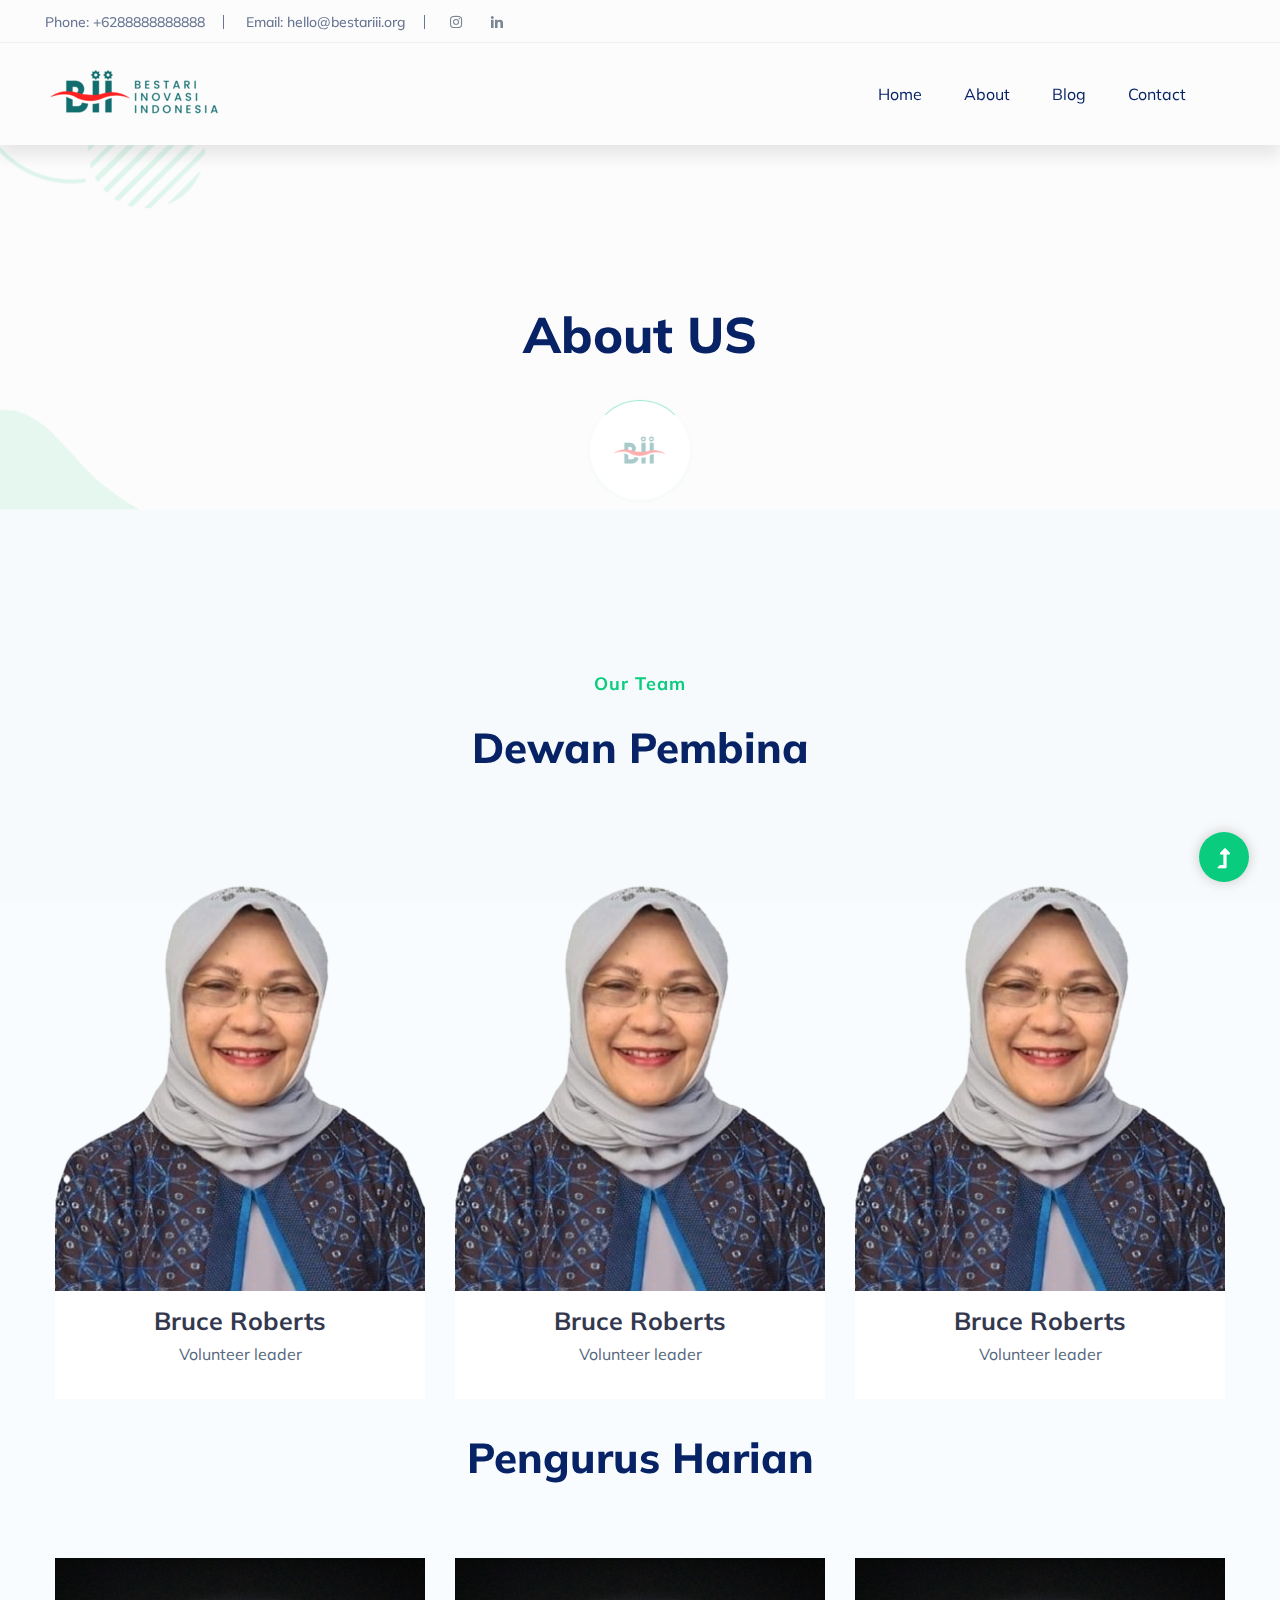
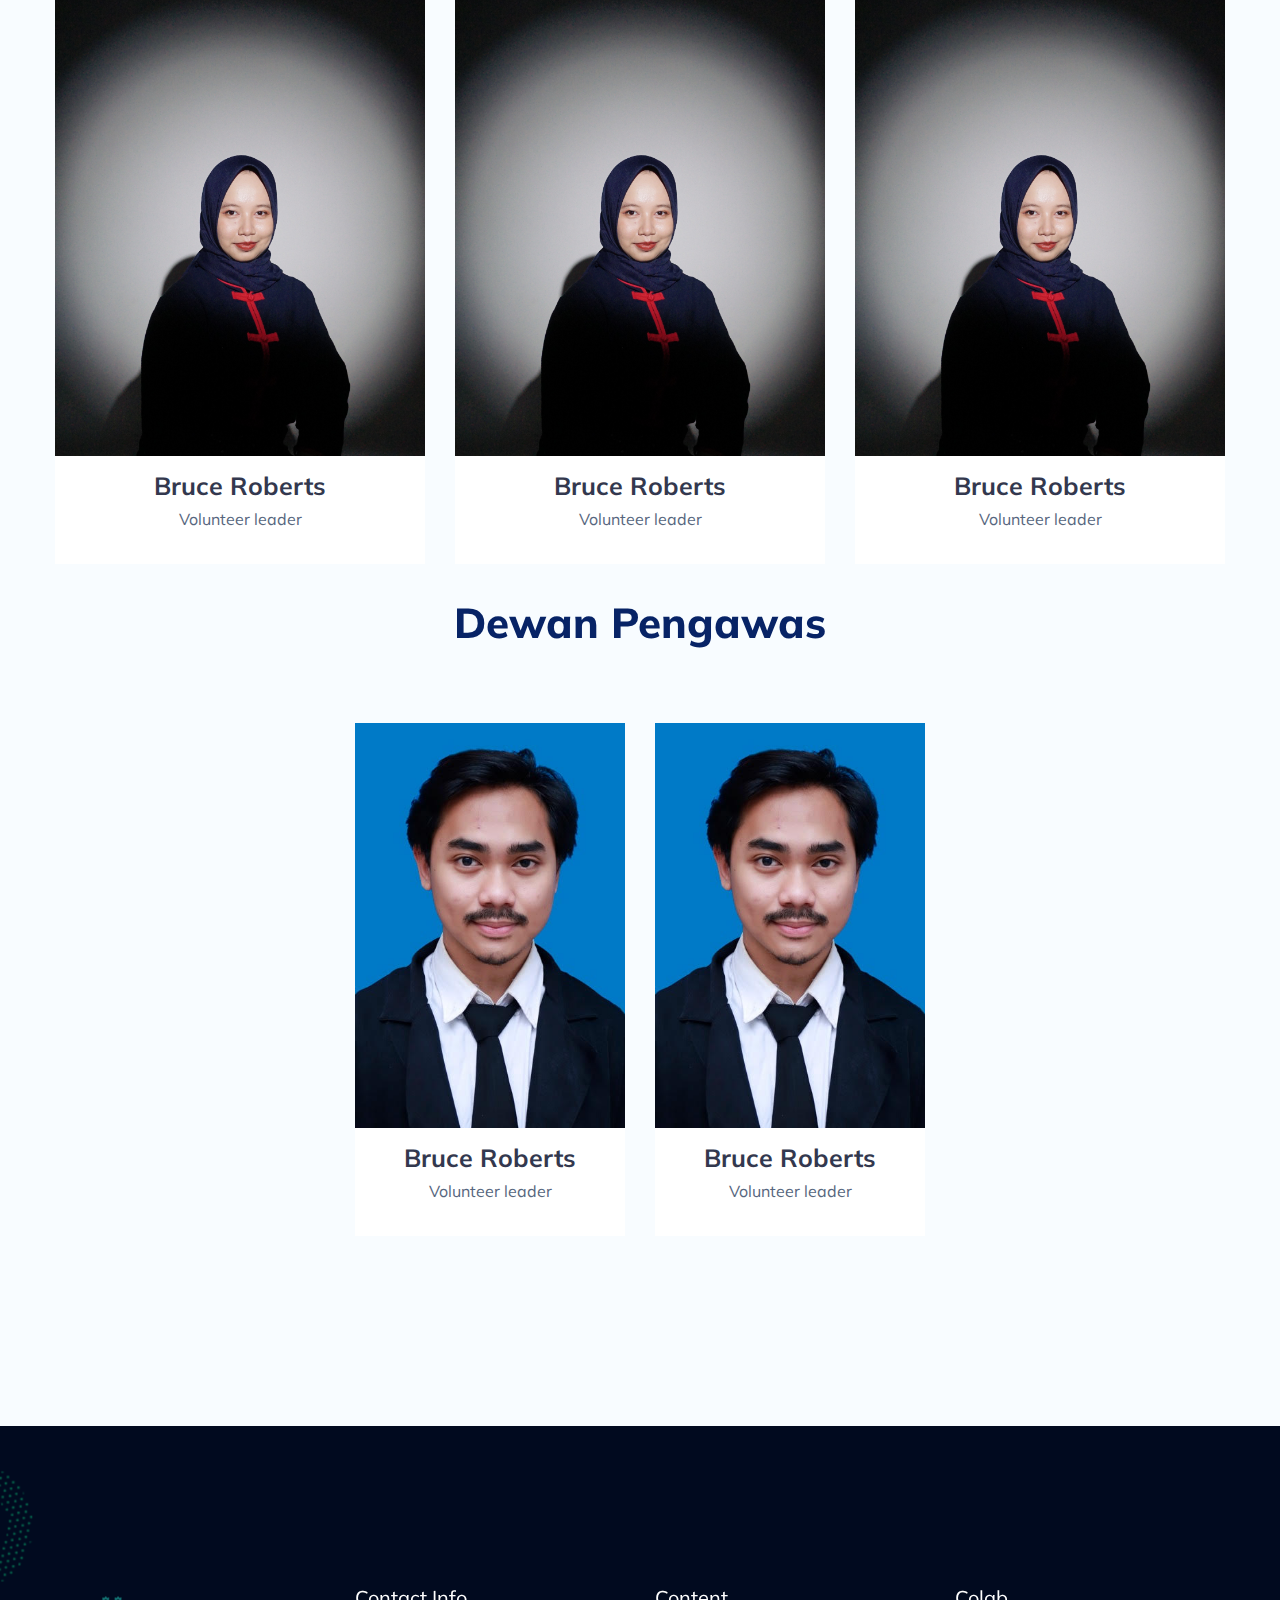
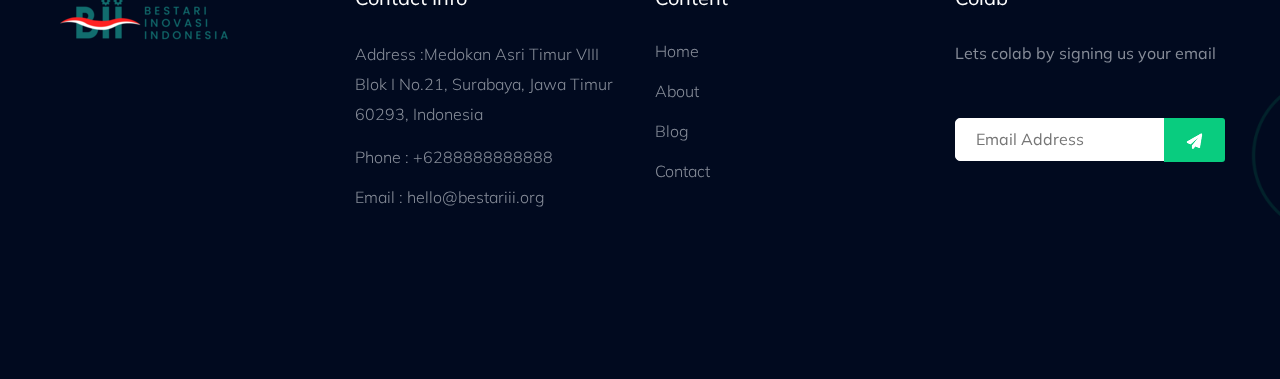
<file: about.html>
<!doctype html>
<html class="no-js" lang="zxx">

<head>
    <meta charset="utf-8">
    <meta http-equiv="x-ua-compatible" content="ie=edge">
    <title> Charity | Teamplate</title>
    <meta name="description" content="">
    <meta name="viewport" content="width=device-width, initial-scale=1">
    <link rel="manifest" href="site.webmanifest">
    <link rel="shortcut icon" type="image/x-icon" href="assets/img/favicon.ico">

    <!-- CSS here -->
    <link rel="stylesheet" href="assets/css/bootstrap.min.css">
    <link rel="stylesheet" href="assets/css/owl.carousel.min.css">
    <link rel="stylesheet" href="assets/css/slicknav.css">
    <link rel="stylesheet" href="assets/css/flaticon.css">
    <link rel="stylesheet" href="assets/css/progressbar_barfiller.css">
    <link rel="stylesheet" href="assets/css/gijgo.css">
    <link rel="stylesheet" href="assets/css/animate.min.css">
    <link rel="stylesheet" href="assets/css/animated-headline.css">
    <link rel="stylesheet" href="assets/css/magnific-popup.css">
    <link rel="stylesheet" href="assets/css/fontawesome-all.min.css">
    <link rel="stylesheet" href="assets/css/themify-icons.css">
    <link rel="stylesheet" href="assets/css/slick.css">
    <link rel="stylesheet" href="assets/css/nice-select.css">
    <link rel="stylesheet" href="assets/css/style.css">
</head>

<body>
    <!-- ? Preloader Start -->
    <div id="preloader-active">
        <div class="preloader d-flex align-items-center justify-content-center">
            <div class="preloader-inner position-relative">
                <div class="preloader-circle"></div>
                <div class="preloader-img pere-text">
                    <img src="assets/img/logo/BIItok.png" alt="Logo BII">
                </div>
            </div>
        </div>
    </div>
    <!-- Preloader Start -->
    <header>
        <!-- Header Start -->
        <div class="header-area">
            <div class="main-header ">
                <div class="header-top d-none d-lg-block">
                    <div class="container-fluid">
                        <div class="col-xl-12">
                            <div class="row d-flex justify-content-between align-items-center">
                                <div class="header-info-left d-flex">
                                    <ul>
                                        <li>Phone: +6288888888888</li>
                                        <li>Email: hello@bestariii.org</li>
                                    </ul>
                                    <div class="header-social">
                                        <ul>
                                            <li><a href="https://www.instagram.com/bestari_inovasi/" target="_blank"><i
                                                        class="fab fa-instagram"></i></a></li>
                                            <li><a href="https://id.linkedin.com/company/bestariinovasi"
                                                    target="_blank"><i class="fab fa-linkedin-in"></i></a></li>
                                            <i class=""></i>
                                        </ul>
                                    </div>
                                </div>
                                <div class="header-info-right d-flex align-items-center">
                                    <!-- <div class="select-this">
                                        <form action="#">
                                            <div class="select-itms">
                                                <select name="select" id="select1">
                                                    <option value="">English</option>
                                                </select>
                                            </div>
                                        </form>
                                    </div> -->
                                    <!-- <ul class="contact-now">
                                        <li><a href="#">Contact Now</a></li>
                                    </ul> -->
                                </div>
                            </div>
                        </div>
                    </div>
                </div>
                <div class="header-bottom  header-sticky">
                    <div class="container-fluid">
                        <div class="row align-items-center">
                            <!-- Logo -->
                            <div class="col-xl-2 col-lg-2">
                                <div class="logo">
                                    <a href="index.html"><img src="assets/img/logo/BII-transparent-2 68px.png"
                                            alt=""></a>
                                </div>
                            </div>
                            <div class="col-xl-10 col-lg-10">
                                <div class="menu-wrapper  d-flex align-items-center justify-content-end">
                                    <!-- Main-menu -->
                                    <div class="main-menu d-none d-lg-block">
                                        <nav>
                                            <ul id="navigation">
                                                <li><a href="index.html">Home</a></li>
                                                <li><a href="about.html">About</a></li>
                                                <!-- <li><a href="program.html">latest causes</a></li> -->
                                                <!-- <li><a href="events.html">social events </a></li> -->
                                                <li><a href="blog.html">Blog</a>
                                                    <!-- <ul class="submenu">
                                                        <li><a href="blog.html">Blog</a></li>
                                                        <li><a href="blog_details.html">Blog Details</a></li>
                                                        <li><a href="elements.html">Element</a></li>
                                                    </ul> -->
                                                </li>
                                                <li><a href="contact.html">Contact</a></li>
                                            </ul>
                                        </nav>
                                    </div>
                                    <!-- Header-btn -->
                                    <!-- <div class="header-right-btn d-none d-lg-block ml-20">
                                        <a href="contact.html" class="btn header-btn">Donate</a> -->
                                </div>
                            </div>
                        </div>

                    </div>
                </div>
            </div>
        </div>
        </div>
        <!-- Header End -->
    </header>
    <!-- header end -->
    <main>
        <!--? Hero Start -->
        <div class="slider-area2">
            <div class="slider-height2 d-flex align-items-center">
                <div class="container">
                    <div class="row">
                        <div class="col-xl-12">
                            <div class="hero-cap hero-cap2 pt-20 text-center">
                                <h2>About US</h2>
                            </div>
                        </div>
                    </div>
                </div>
            </div>
        </div>
        <!-- Hero End -->
        <!--? Services Area Start -->
        <!--? Team Ara Start -->
        <div class="team-area pt-160 pb-160">
            <div class="container">
                <!-- pembina -->
                <div class="row justify-content-center">
                    <div class="col-xl-6 col-lg-5 col-md-10 col-sm-10">
                        <!-- Section Tittle -->
                        <div class="section-tittle section-tittle2 text-center mb-70">
                            <span>Our Team</span>
                            <h2>Dewan Pembina</h2>
                        </div>
                    </div>
                </div>
                <div class="row">
                    <!-- <div class="col-lg-2 col-md-6 col-sm-6">
                    </div> -->
                    <div class="col-lg-4 col-md-6 col-sm-6">
                        <div class="single-team mb-30">
                            <div class="team-img">
                                <img src="assets/img/gallery/buratna.png" alt="">
                                <!-- Blog Social -->
                                <ul class="team-social">
                                    <li><a href="#"><i class="fab fa-linkedin-in"></i></a></li>
                                </ul>
                            </div>
                            <div class="team-caption">
                                <h3><a href="instructor.html">Bruce Roberts</a></h3>
                                <p>Volunteer leader</p>
                            </div>
                        </div>
                    </div>
                    <div class="col-lg-4 col-md-6 col-sm-6">
                        <div class="single-team mb-30">
                            <div class="team-img">
                                <img src="assets/img/gallery/buratna.png" alt="">
                                <!-- Blog Social -->
                                <ul class="team-social">
                                    <li><a href="#"><i class="fab fa-linkedin-in"></i></a></li>
                                </ul>
                            </div>
                            <div class="team-caption">
                                <h3><a href="instructor.html">Bruce Roberts</a></h3>
                                <p>Volunteer leader</p>
                            </div>
                        </div>
                    </div>
                    <div class="col-lg-4 col-md-6 col-sm-6">
                        <div class="single-team mb-30">
                            <div class="team-img">
                                <img src="assets/img/gallery/buratna.png" alt="">
                                <!-- Blog Social -->
                                <ul class="team-social">
                                    <li><a href="#"><i class="fab fa-linkedin-in"></i></a></li>
                                </ul>
                            </div>
                            <div class="team-caption">
                                <h3><a href="instructor.html">Bruce Roberts</a></h3>
                                <p>Volunteer leader</p>
                            </div>
                        </div>
                    </div>
                    <!-- <div class="col-lg-2 col-md-6 col-sm-6">
                    </div> -->
                </div>
                <!-- harian -->
                <div class="row justify-content-center">
                    <div class="col-xl-6 col-lg-7 col-md-10 col-sm-10">
                        <!-- Section Tittle -->
                        <div class="section-tittle section-tittle2 text-center mb-70">
                            <h2>Pengurus Harian</h2>
                        </div>
                    </div>
                </div>
                <div class="row">
                    <div class="col-lg-4 col-md-6 col-sm-6">
                        <div class="single-team mb-30">
                            <div class="team-img">
                                <img src="assets/img/gallery/mbakiqlima.JPG" alt="">
                                <!-- Blog Social -->
                                <ul class="team-social">
                                    <li><a href="#"><i class="fab fa-linkedin-in"></i></a></li>
                                </ul>
                            </div>
                            <div class="team-caption">
                                <h3><a href="instructor.html">Bruce Roberts</a></h3>
                                <p>Volunteer leader</p>
                            </div>
                        </div>
                    </div>
                    <div class="col-lg-4 col-md-6 col-sm-6">
                        <div class="single-team mb-30">
                            <div class="team-img">
                                <img src="assets/img/gallery/mbakiqlima.JPG" alt="">
                                <!-- Blog Social -->
                                <ul class="team-social">
                                    <li><a href="#"><i class="fab fa-linkedin-in"></i></a></li>
                                </ul>
                            </div>
                            <div class="team-caption">
                                <h3><a href="instructor.html">Bruce Roberts</a></h3>
                                <p>Volunteer leader</p>
                            </div>
                        </div>
                    </div>
                    <div class="col-lg-4 col-md-6 col-sm-6">
                        <div class="single-team mb-30">
                            <div class="team-img">
                                <img src="assets/img/gallery/mbakiqlima.JPG" alt="">
                                <!-- Blog Social -->
                                <ul class="team-social">
                                    <li><a href="#"><i class="fab fa-linkedin-in"></i></a></li>
                                </ul>
                            </div>
                            <div class="team-caption">
                                <h3><a href="instructor.html">Bruce Roberts</a></h3>
                                <p>Volunteer leader</p>
                            </div>
                        </div>
                    </div>
                </div>
                <!-- pengawas -->
                <div class="row justify-content-center">
                    <div class="col-xl-6 col-lg-7 col-md-10 col-sm-10">
                        <!-- Section Tittle -->
                        <div class="section-tittle section-tittle2 text-center mb-70">
                            <h2>Dewan Pengawas</h2>
                        </div>
                    </div>
                </div>
                <div class="row">
                    <div class="col-lg-3 col-md-6 col-sm-6">
                    </div>
                    <div class="col-lg-3 col-md-6 col-sm-6">
                        <div class="single-team mb-30">
                            <div class="team-img">
                                <img src="assets/img/gallery/maskiky.jpg" alt="">
                                <!-- Blog Social -->
                                <ul class="team-social">
                                    <li><a href="#"><i class="fab fa-linkedin-in"></i></a></li>
                                </ul>
                            </div>
                            <div class="team-caption">
                                <h3><a href="instructor.html">Bruce Roberts</a></h3>
                                <p>Volunteer leader</p>
                            </div>
                        </div>
                    </div>
                    <div class="col-lg-3 col-md-6 col-sm-6">
                        <div class="single-team mb-30">
                            <div class="team-img">
                                <img src="assets/img/gallery/maskiky.jpg" alt="">
                                <!-- Blog Social -->
                                <ul class="team-social">
                                    <li><a href="#"><i class="fab fa-linkedin-in"></i></a></li>
                                </ul>
                            </div>
                            <div class="team-caption">
                                <h3><a href="instructor.html">Bruce Roberts</a></h3>
                                <p>Volunteer leader</p>
                            </div>
                        </div>
                    </div>
                    <div class="col-lg-3 col-md-6 col-sm-6">
                    </div>
                </div>
            </div>
        </div>
        <!-- Team Ara End -->
    </main>
    <footer>
        <div class="footer-wrapper section-bg2" data-background="assets/img/gallery/footer_bg.png">
            <!-- Footer Top-->
            <div class="footer-area footer-padding">
                <div class="container">
                    <div class="row d-flex justify-content-between">
                        <div class="col-xl-3 col-lg-3 col-md-4 col-sm-6">
                            <div class="single-footer-caption mb-50">
                                <div class="single-footer-caption mb-30">
                                    <div class="footer-tittle">
                                        <div class="footer-logo mb-20">
                                            <a href="index.html"><img src="assets/img/logo/BII-transparent-2 68px.png"
                                                    alt=""></a>
                                        </div>
                                    </div>
                                </div>
                            </div>
                        </div>
                        <div class="col-xl-3 col-lg-3 col-md-4 col-sm-5">
                            <div class="single-footer-caption mb-50">
                                <div class="footer-tittle">
                                    <h4>Contact Info</h4>
                                    <ul>
                                        <li>
                                            <p>Address :Medokan Asri Timur VIII Blok I No.21, Surabaya, Jawa Timur
                                                60293, Indonesia</p>
                                        </li>
                                        <li><a href="#">Phone : +6288888888888</a></li>
                                        <li><a href="#">Email : hello@bestariii.org</a></li>
                                    </ul>
                                </div>

                            </div>
                        </div>
                        <div class="col-xl-3 col-lg-3 col-md-4 col-sm-5">
                            <div class="single-footer-caption mb-50">
                                <div class="footer-tittle">
                                    <h4>Content</h4>
                                    <ul>
                                        <li><a href="#">Home</a></li>
                                        <li><a href="#">About</a></li>
                                        <li><a href="#">Blog</a></li>
                                        <li><a href="#">Contact</a></li>
                                        <!-- <li><a href="#">Support</a></li> -->
                                    </ul>
                                </div>
                            </div>
                        </div>
                        <div class="col-xl-3 col-lg-3 col-md-4 col-sm-5">
                            <div class="single-footer-caption mb-50">
                                <div class="footer-tittle">
                                    <h4>Colab</h4>
                                    <div class="footer-pera footer-pera2">
                                        <p>Lets colab by signing us your email</p>
                                    </div>
                                    <!-- Form -->
                                    <div class="footer-form">
                                        <div id="mc_embed_signup">
                                            <form target="_blank"
                                                action="https://spondonit.us12.list-manage.com/subscribe/post?u=1462626880ade1ac87bd9c93a&amp;id=92a4423d01"
                                                method="get" class="subscribe_form relative mail_part">
                                                <input type="email" name="email" id="newsletter-form-email"
                                                    placeholder="Email Address" class="placeholder hide-on-focus"
                                                    onfocus="this.placeholder = ''"
                                                    onblur="this.placeholder = ' Email Address '">
                                                <div class="form-icon">
                                                    <button type="submit" name="submit" id="newsletter-submit"
                                                        class="email_icon newsletter-submit button-contactForm"><img
                                                            src="assets/img/gallery/form.png" alt=""></button>
                                                </div>
                                                <div class="mt-10 info"></div>
                                            </form>
                                        </div>
                                    </div>
                                </div>
                            </div>
                        </div>
                    </div>
                </div>
            </div>
            <!-- footer-bottom -->
            <!-- <div class="footer-bottom-area">
                <div class="container">
                    <div class="footer-border">
                        <div class="row d-flex justify-content-between align-items-center">
                            <div class="col-xl-10 col-lg-9 ">
                                <div class="footer-copy-right">
                                    <p>
                                        Copyright &copy;
                                        <script>document.write(new Date().getFullYear());</script> All rights reserved |
                                        This template is made with <i class="fa fa-heart" aria-hidden="true"></i> by <a
                                            href="https://colorlib.com" target="_blank">Colorlib</a>
                                        
                                    </p>
                                </div>
                            </div>
                            <div class="col-xl-2 col-lg-3">
                                <div class="footer-social f-right">
                                    <a href="#"><i class="fab fa-twitter"></i></a>
                                    <a href="https://www.facebook.com/sai4ull"><i class="fab fa-facebook-f"></i></a>
                                    <a href="#"><i class="fas fa-globe"></i></a>
                                    <a href="#"><i class="fab fa-behance"></i></a>
                                </div>
                            </div>
                        </div>
                    </div>
                </div>
            </div> -->
        </div>
    </footer>

    <!-- Scroll Up -->
    <div id="back-top">
        <a title="Go to Top" href="#"> <i class="fas fa-level-up-alt"></i></a>
    </div>

    <!-- JS here -->

    <script src="./assets/js/vendor/modernizr-3.5.0.min.js"></script>
    <!-- Jquery, Popper, Bootstrap -->
    <script src="./assets/js/vendor/jquery-1.12.4.min.js"></script>
    <script src="./assets/js/popper.min.js"></script>
    <script src="./assets/js/bootstrap.min.js"></script>
    <!-- Jquery Mobile Menu -->
    <script src="./assets/js/jquery.slicknav.min.js"></script>

    <!-- Jquery Slick , Owl-Carousel Plugins -->
    <script src="./assets/js/owl.carousel.min.js"></script>
    <script src="./assets/js/slick.min.js"></script>
    <!-- One Page, Animated-HeadLin -->
    <script src="./assets/js/wow.min.js"></script>
    <script src="./assets/js/animated.headline.js"></script>
    <script src="./assets/js/jquery.magnific-popup.js"></script>

    <!-- Date Picker -->
    <script src="./assets/js/gijgo.min.js"></script>
    <!-- Nice-select, sticky -->
    <script src="./assets/js/jquery.nice-select.min.js"></script>
    <script src="./assets/js/jquery.sticky.js"></script>
    <!-- Progress -->
    <script src="./assets/js/jquery.barfiller.js"></script>

    <!-- counter , waypoint,Hover Direction -->
    <script src="./assets/js/jquery.counterup.min.js"></script>
    <script src="./assets/js/waypoints.min.js"></script>
    <script src="./assets/js/jquery.countdown.min.js"></script>
    <script src="./assets/js/hover-direction-snake.min.js"></script>

    <!-- contact js -->
    <script src="./assets/js/contact.js"></script>
    <script src="./assets/js/jquery.form.js"></script>
    <script src="./assets/js/jquery.validate.min.js"></script>
    <script src="./assets/js/mail-script.js"></script>
    <script src="./assets/js/jquery.ajaxchimp.min.js"></script>

    <!-- Jquery Plugins, main Jquery -->
    <script src="./assets/js/plugins.js"></script>
    <script src="./assets/js/main.js"></script>

</body>

</html>
</file>
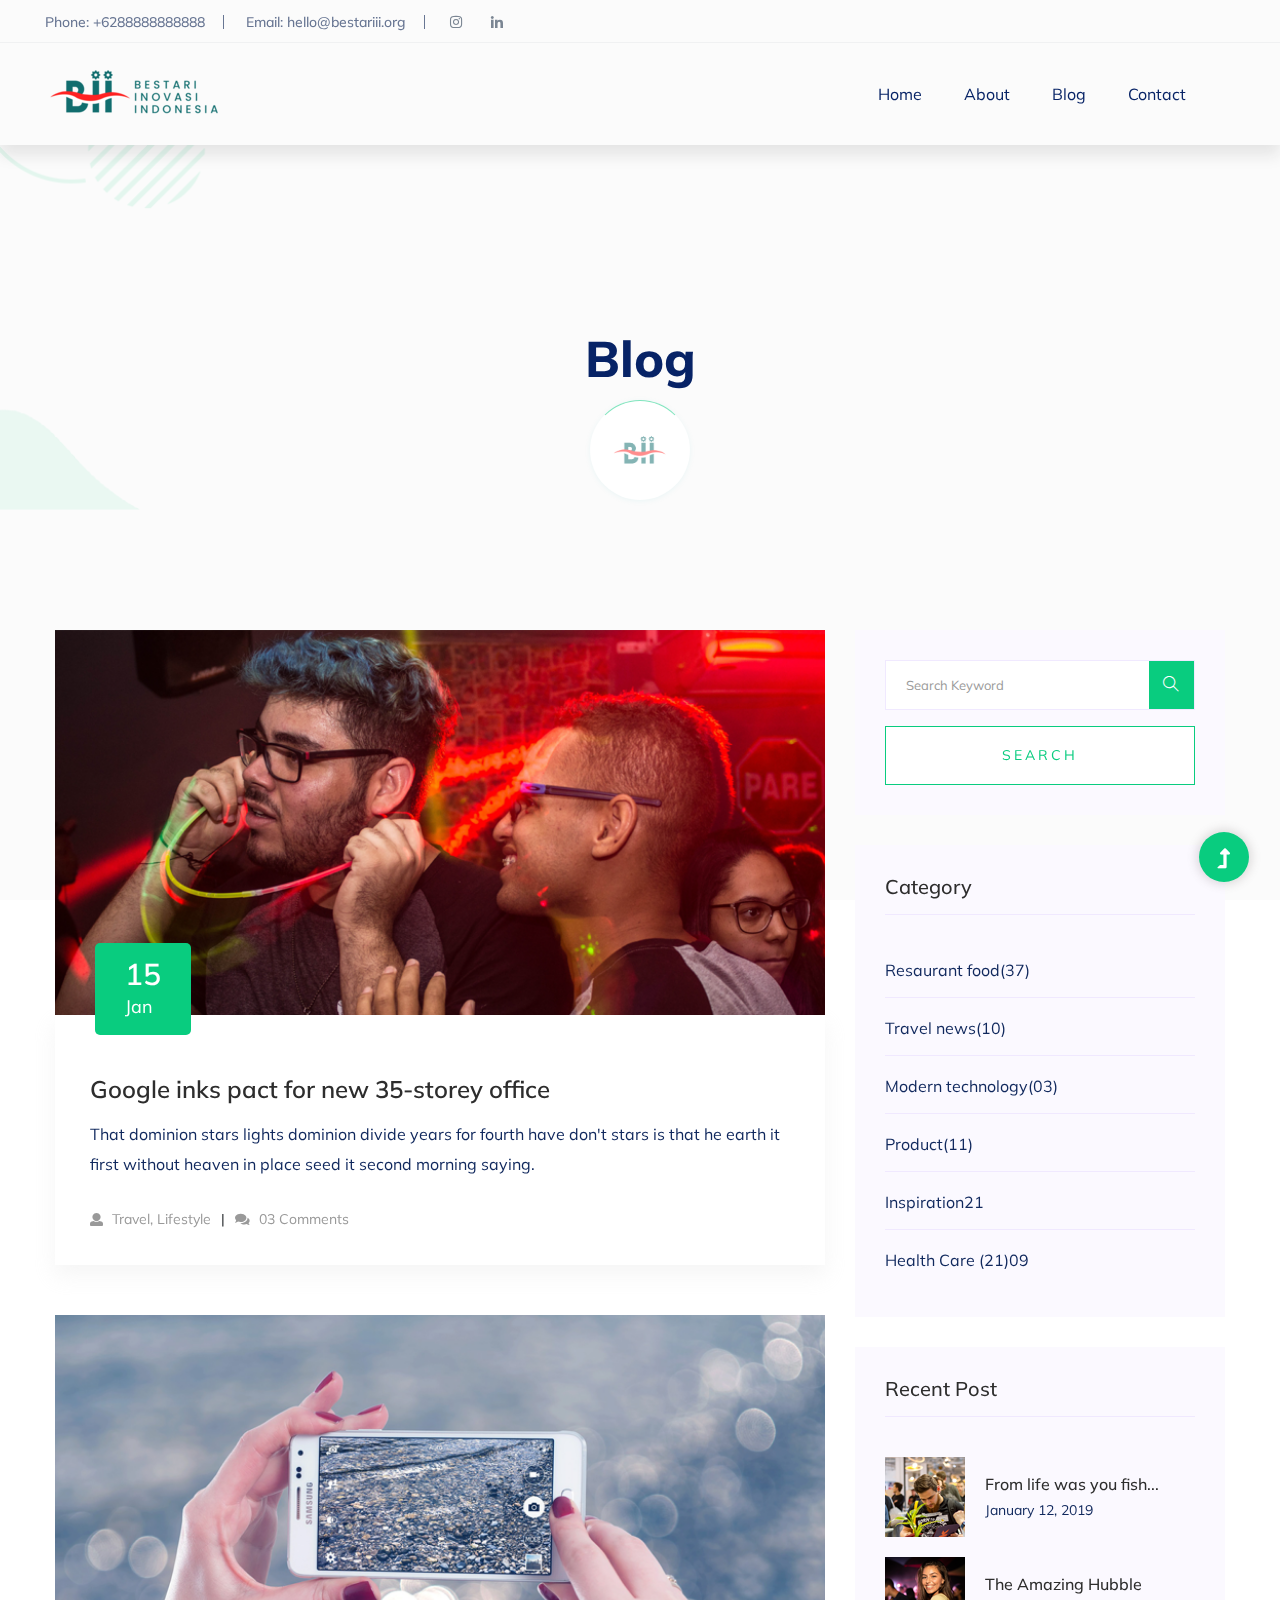
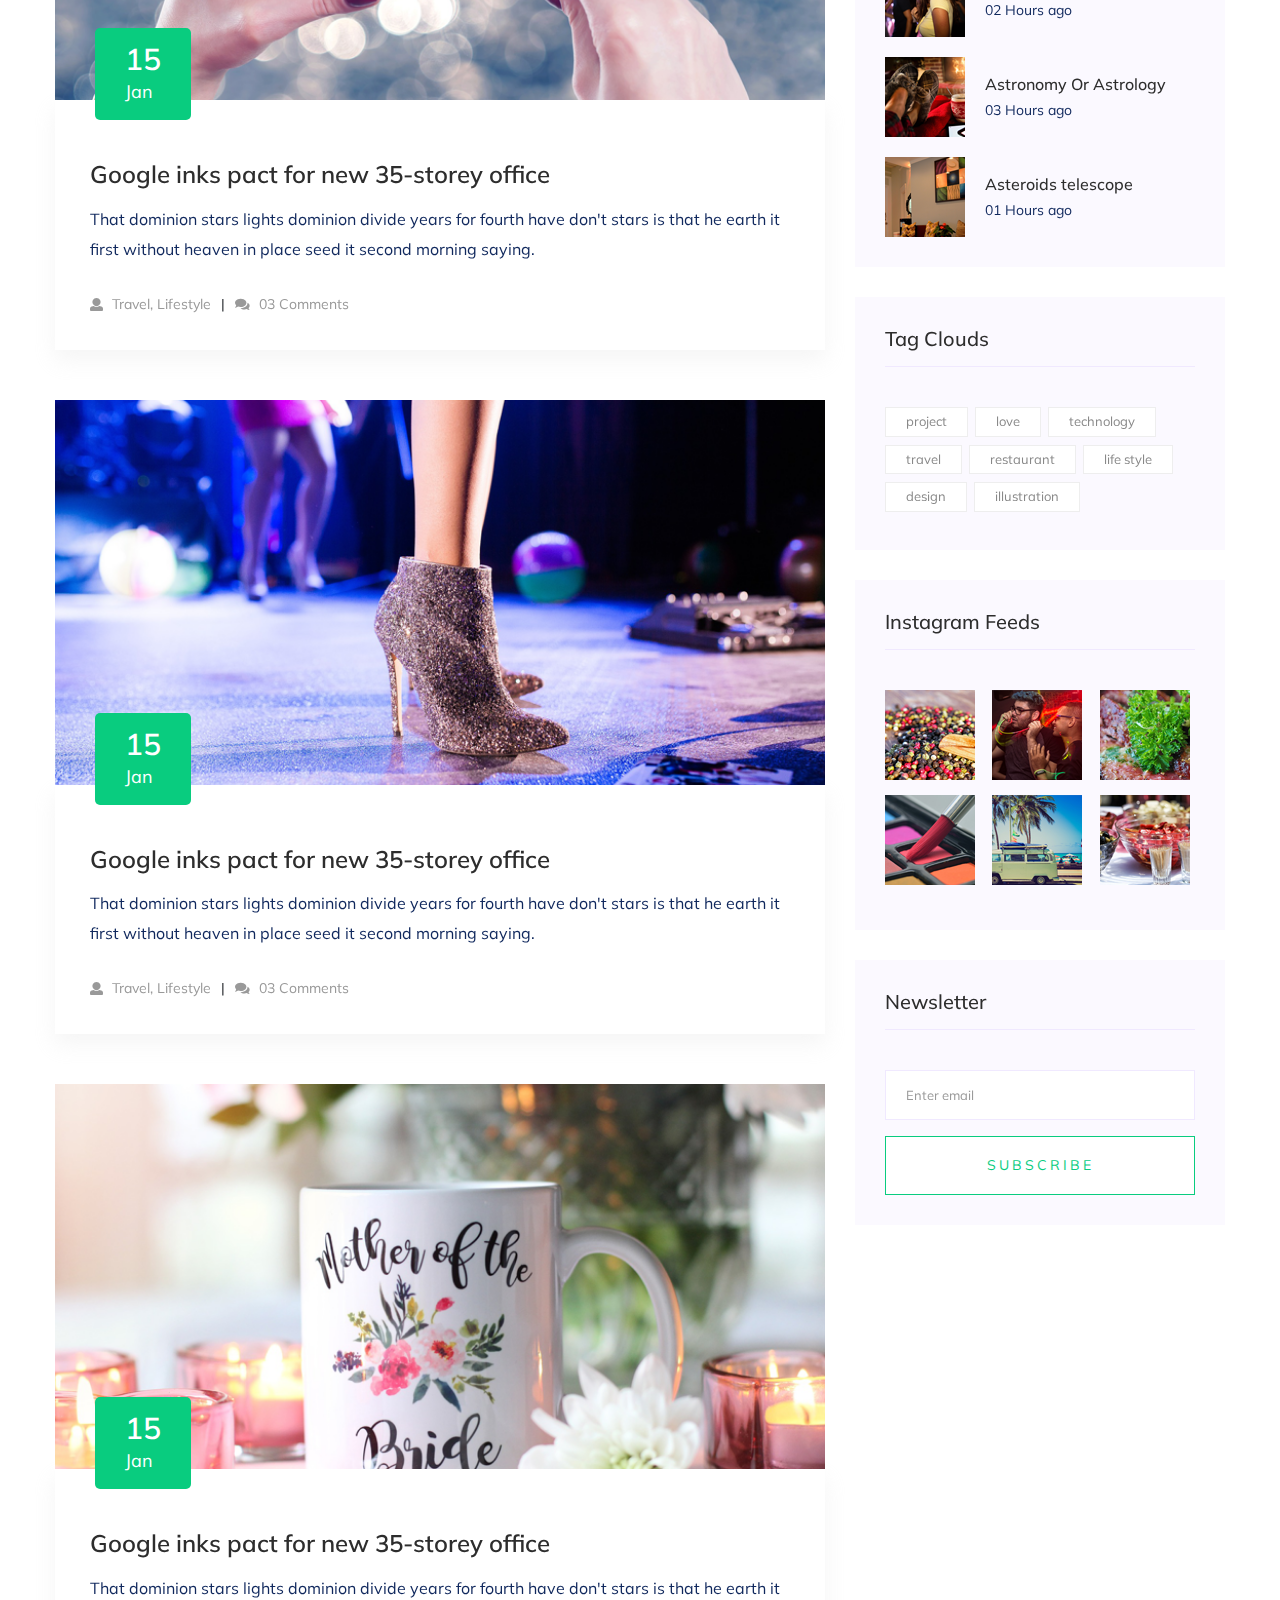
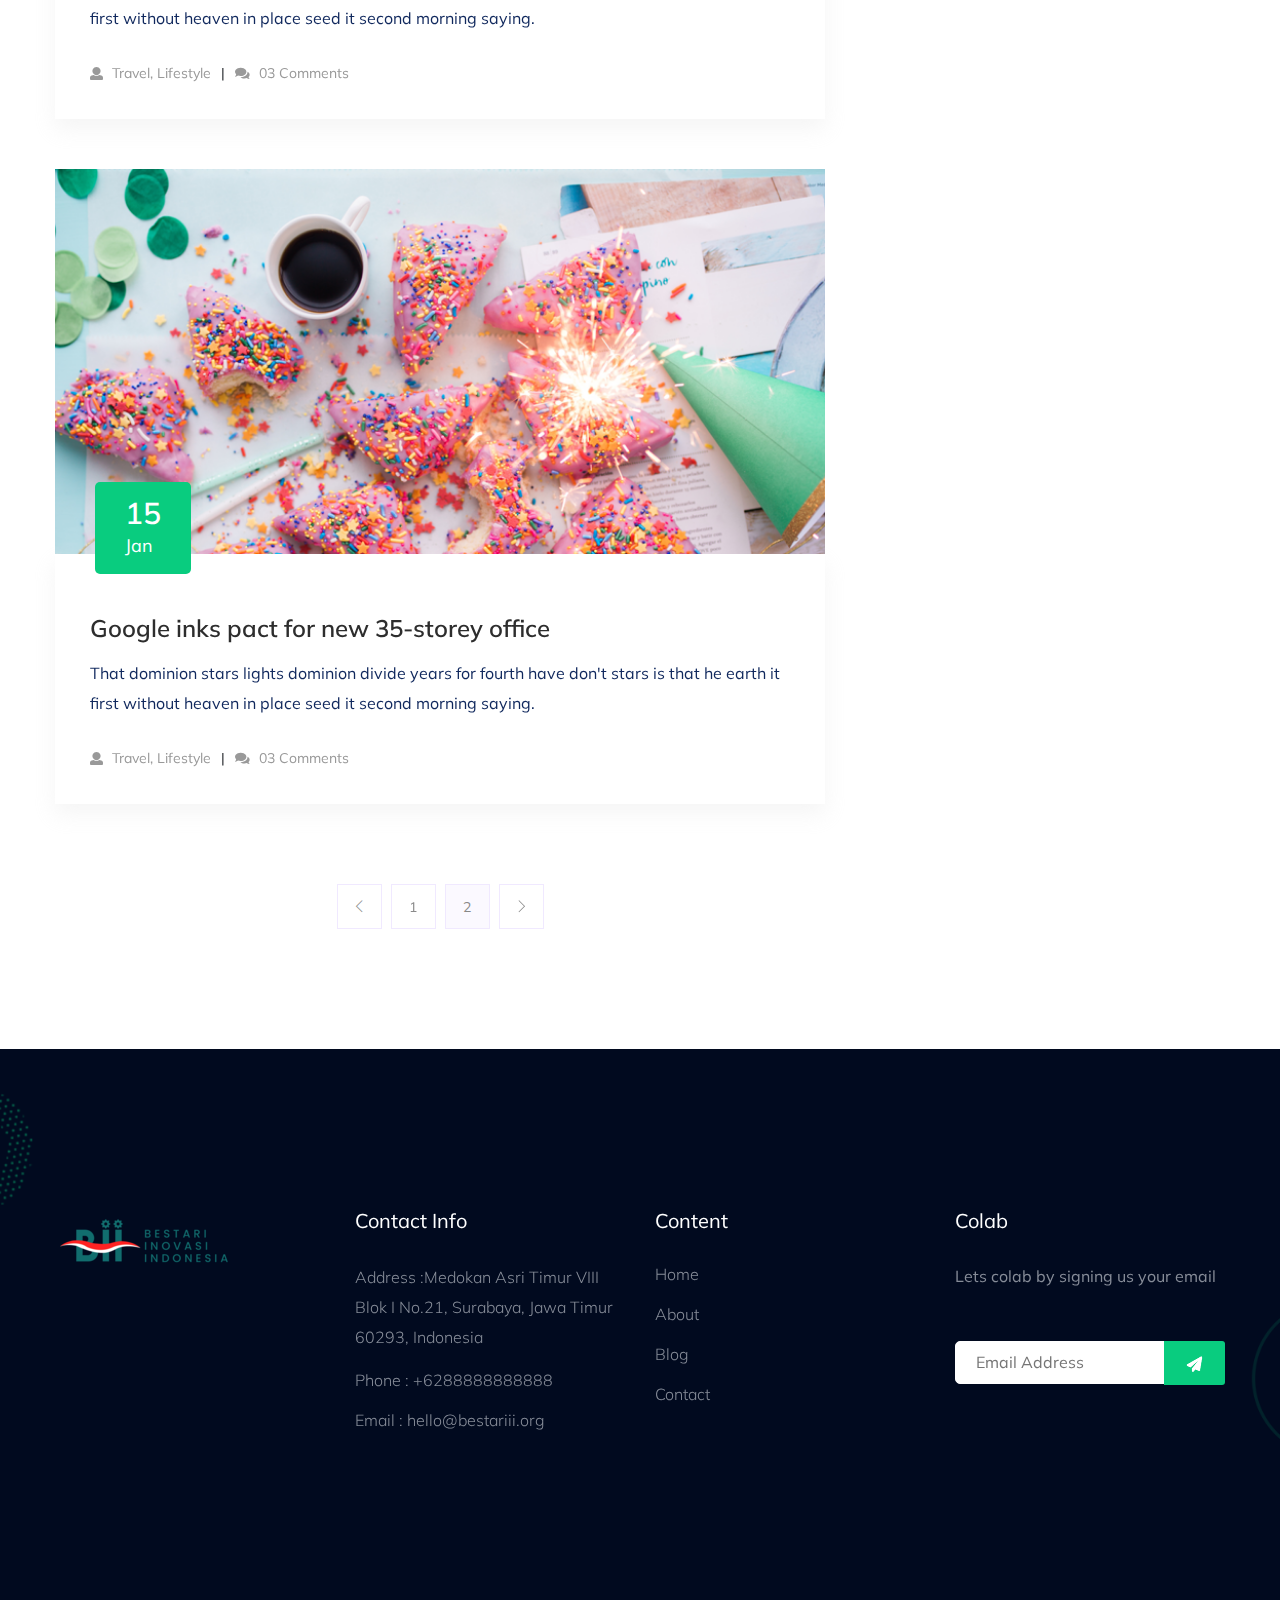
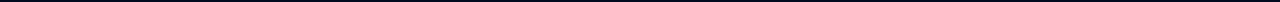
<file: blog.html>
<!doctype html>
<html class="no-js" lang="zxx">

<head>
    <meta charset="utf-8">
    <meta http-equiv="x-ua-compatible" content="ie=edge">
    <title> Charity | Teamplate</title>
    <meta name="description" content="">
    <meta name="viewport" content="width=device-width, initial-scale=1">
    <link rel="shortcut icon" type="image/x-icon" href="assets/img/favicon.ico">

    <!-- CSS here -->
    <link rel="stylesheet" href="assets/css/bootstrap.min.css">
    <link rel="stylesheet" href="assets/css/owl.carousel.min.css">
    <link rel="stylesheet" href="assets/css/slicknav.css">
    <link rel="stylesheet" href="assets/css/animate.min.css">
    <link rel="stylesheet" href="assets/css/hamburgers.min.css">
    <link rel="stylesheet" href="assets/css/magnific-popup.css">
    <link rel="stylesheet" href="assets/css/fontawesome-all.min.css">
    <link rel="stylesheet" href="assets/css/themify-icons.css">
    <link rel="stylesheet" href="assets/css/themify-icons.css">
    <link rel="stylesheet" href="assets/css/slick.css">
    <link rel="stylesheet" href="assets/css/nice-select.css">
    <link rel="stylesheet" href="assets/css/style.css">
    <link rel="stylesheet" href="assets/css/responsive.css">
</head>

<body>
    <!-- ? Preloader Start -->
    <div id="preloader-active">
        <div class="preloader d-flex align-items-center justify-content-center">
            <div class="preloader-inner position-relative">
                <div class="preloader-circle"></div>
                <div class="preloader-img pere-text">
                    <img src="assets/img/logo/BIItok.png" alt="Logo BII">
                </div>
            </div>
        </div>
    </div>
    <!-- Preloader Start -->
    <header>
        <!-- Header Start -->
        <div class="header-area">
            <div class="main-header ">
                <div class="header-top d-none d-lg-block">
                    <div class="container-fluid">
                        <div class="col-xl-12">
                            <div class="row d-flex justify-content-between align-items-center">
                                <div class="header-info-left d-flex">
                                    <ul>
                                        <li>Phone: +6288888888888</li>
                                        <li>Email: hello@bestariii.org</li>
                                    </ul>
                                    <div class="header-social">
                                        <ul>
                                            <li><a href="https://www.instagram.com/bestari_inovasi/" target="_blank"><i
                                                        class="fab fa-instagram"></i></a></li>
                                            <li><a href="https://id.linkedin.com/company/bestariinovasi"
                                                    target="_blank"><i class="fab fa-linkedin-in"></i></a></li>
                                            <i class=""></i>
                                        </ul>
                                    </div>
                                </div>
                                <div class="header-info-right d-flex align-items-center">
                                    <!-- <div class="select-this">
                                        <form action="#">
                                            <div class="select-itms">
                                                <select name="select" id="select1">
                                                    <option value="">English</option>
                                                </select>
                                            </div>
                                        </form>
                                    </div> -->
                                    <!-- <ul class="contact-now">
                                        <li><a href="#">Contact Now</a></li>
                                    </ul> -->
                                </div>
                            </div>
                        </div>
                    </div>
                </div>
                <div class="header-bottom  header-sticky">
                    <div class="container-fluid">
                        <div class="row align-items-center">
                            <!-- Logo -->
                            <div class="col-xl-2 col-lg-2">
                                <div class="logo">
                                    <a href="index.html"><img src="assets/img/logo/BII-transparent-2 68px.png"
                                            alt=""></a>
                                </div>
                            </div>
                            <div class="col-xl-10 col-lg-10">
                                <div class="menu-wrapper  d-flex align-items-center justify-content-end">
                                    <!-- Main-menu -->
                                    <div class="main-menu d-none d-lg-block">
                                        <nav>
                                            <ul id="navigation">
                                                <li><a href="index.html">Home</a></li>
                                                <li><a href="about.html">About</a></li>
                                                <!-- <li><a href="program.html">latest causes</a></li> -->
                                                <!-- <li><a href="events.html">social events </a></li> -->
                                                <li><a href="blog.html">Blog</a>
                                                    <!-- <ul class="submenu">
                                                        <li><a href="blog.html">Blog</a></li>
                                                        <li><a href="blog_details.html">Blog Details</a></li>
                                                        <li><a href="elements.html">Element</a></li>
                                                    </ul> -->
                                                </li>
                                                <li><a href="contact.html">Contact</a></li>
                                            </ul>
                                        </nav>
                                    </div>
                                    <!-- Header-btn -->
                                    <!-- <div class="header-right-btn d-none d-lg-block ml-20">
                                        <a href="contact.html" class="btn header-btn">Donate</a> -->
                                </div>
                            </div>
                        </div>

                    </div>
                </div>
            </div>
        </div>
        </div>
        <!-- Header End -->
    </header>
    <!-- header end -->
    <main>
        <!--? Hero Start -->
        <div class="slider-area2">
            <div class="slider-height2 d-flex align-items-center">
                <div class="container">
                    <div class="row">
                        <div class="col-xl-12">
                            <div class="hero-cap hero-cap2 pt-70 text-center">
                                <h2>Blog</h2>
                            </div>
                        </div>
                    </div>
                </div>
            </div>
        </div>
        <!-- Hero End -->
        <!--? Blog Area Start-->
        <section class="blog_area section-padding">
            <div class="container">
                <div class="row">
                    <div class="col-lg-8 mb-5 mb-lg-0">
                        <div class="blog_left_sidebar">
                            <article class="blog_item">
                                <div class="blog_item_img">
                                    <img class="card-img rounded-0" src="assets/img/blog/single_blog_1.png" alt="">
                                    <a href="#" class="blog_item_date">
                                        <h3>15</h3>
                                        <p>Jan</p>
                                    </a>
                                </div>
                                <div class="blog_details">
                                    <a class="d-inline-block" href="blog_details.html">
                                        <h2 class="blog-head" style="color: #2d2d2d;">Google inks pact for new 35-storey
                                            office</h2>
                                    </a>
                                    <p>That dominion stars lights dominion divide years for fourth have don't stars is
                                        that
                                        he earth it first without heaven in place seed it second morning saying.</p>
                                    <ul class="blog-info-link">
                                        <li><a href="#"><i class="fa fa-user"></i> Travel, Lifestyle</a></li>
                                        <li><a href="#"><i class="fa fa-comments"></i> 03 Comments</a></li>
                                    </ul>
                                </div>
                            </article>
                            <article class="blog_item">
                                <div class="blog_item_img">
                                    <img class="card-img rounded-0" src="assets/img/blog/single_blog_2.png" alt="">
                                    <a href="#" class="blog_item_date">
                                        <h3>15</h3>
                                        <p>Jan</p>
                                    </a>
                                </div>
                                <div class="blog_details">
                                    <a class="d-inline-block" href="blog_details.html">
                                        <h2 class="blog-head" style="color: #2d2d2d;">Google inks pact for new 35-storey
                                            office</h2>
                                    </a>
                                    <p>That dominion stars lights dominion divide years for fourth have don't stars is
                                        that
                                        he earth it first without heaven in place seed it second morning saying.</p>
                                    <ul class="blog-info-link">
                                        <li><a href="#"><i class="fa fa-user"></i> Travel, Lifestyle</a></li>
                                        <li><a href="#"><i class="fa fa-comments"></i> 03 Comments</a></li>
                                    </ul>
                                </div>
                            </article>
                            <article class="blog_item">
                                <div class="blog_item_img">
                                    <img class="card-img rounded-0" src="assets/img/blog/single_blog_3.png" alt="">
                                    <a href="#" class="blog_item_date">
                                        <h3>15</h3>
                                        <p>Jan</p>
                                    </a>
                                </div>
                                <div class="blog_details">
                                    <a class="d-inline-block" href="blog_details.html">
                                        <h2 class="blog-head" style="color: #2d2d2d;">Google inks pact for new 35-storey
                                            office</h2>
                                    </a>
                                    <p>That dominion stars lights dominion divide years for fourth have don't stars is
                                        that
                                        he earth it first without heaven in place seed it second morning saying.</p>
                                    <ul class="blog-info-link">
                                        <li><a href="#"><i class="fa fa-user"></i> Travel, Lifestyle</a></li>
                                        <li><a href="#"><i class="fa fa-comments"></i> 03 Comments</a></li>
                                    </ul>
                                </div>
                            </article>
                            <article class="blog_item">
                                <div class="blog_item_img">
                                    <img class="card-img rounded-0" src="assets/img/blog/single_blog_4.png" alt="">
                                    <a href="#" class="blog_item_date">
                                        <h3>15</h3>
                                        <p>Jan</p>
                                    </a>
                                </div>
                                <div class="blog_details">
                                    <a class="d-inline-block" href="blog_details.html">
                                        <h2 class="blog-head" style="color: #2d2d2d;">Google inks pact for new 35-storey
                                            office</h2>
                                    </a>
                                    <p>That dominion stars lights dominion divide years for fourth have don't stars is
                                        that
                                        he earth it first without heaven in place seed it second morning saying.</p>
                                    <ul class="blog-info-link">
                                        <li><a href="#"><i class="fa fa-user"></i> Travel, Lifestyle</a></li>
                                        <li><a href="#"><i class="fa fa-comments"></i> 03 Comments</a></li>
                                    </ul>
                                </div>
                            </article>
                            <article class="blog_item">
                                <div class="blog_item_img">
                                    <img class="card-img rounded-0" src="assets/img/blog/single_blog_5.png" alt="">
                                    <a href="#" class="blog_item_date">
                                        <h3>15</h3>
                                        <p>Jan</p>
                                    </a>
                                </div>
                                <div class="blog_details">
                                    <a class="d-inline-block" href="blog_details.html">
                                        <h2 class="blog-head" style="color: #2d2d2d;">Google inks pact for new 35-storey
                                            office</h2>
                                    </a>
                                    <p>That dominion stars lights dominion divide years for fourth have don't stars is
                                        that
                                        he earth it first without heaven in place seed it second morning saying.</p>
                                    <ul class="blog-info-link">
                                        <li><a href="#"><i class="fa fa-user"></i> Travel, Lifestyle</a></li>
                                        <li><a href="#"><i class="fa fa-comments"></i> 03 Comments</a></li>
                                    </ul>
                                </div>
                            </article>
                            <nav class="blog-pagination justify-content-center d-flex">
                                <ul class="pagination">
                                    <li class="page-item">
                                        <a href="#" class="page-link" aria-label="Previous">
                                            <i class="ti-angle-left"></i>
                                        </a>
                                    </li>
                                    <li class="page-item">
                                        <a href="#" class="page-link">1</a>
                                    </li>
                                    <li class="page-item active">
                                        <a href="#" class="page-link">2</a>
                                    </li>
                                    <li class="page-item">
                                        <a href="#" class="page-link" aria-label="Next">
                                            <i class="ti-angle-right"></i>
                                        </a>
                                    </li>
                                </ul>
                            </nav>
                        </div>
                    </div>
                    <div class="col-lg-4">
                        <div class="blog_right_sidebar">
                            <aside class="single_sidebar_widget search_widget">
                                <form action="#">
                                    <div class="form-group">
                                        <div class="input-group mb-3">
                                            <input type="text" class="form-control" placeholder='Search Keyword'
                                                onfocus="this.placeholder = ''"
                                                onblur="this.placeholder = 'Search Keyword'">
                                            <div class="input-group-append">
                                                <button class="btns" type="button"><i class="ti-search"></i></button>
                                            </div>
                                        </div>
                                    </div>
                                    <button class="button rounded-0 primary-bg text-white w-100 btn_1 boxed-btn"
                                        type="submit">Search</button>
                                </form>
                            </aside>
                            <aside class="single_sidebar_widget post_category_widget">
                                <h4 class="widget_title" style="color: #2d2d2d;">Category</h4>
                                <ul class="list cat-list">
                                    <li>
                                        <a href="#" class="d-flex">
                                            <p>Resaurant food</p>
                                            <p>(37)</p>
                                        </a>
                                    </li>
                                    <li>
                                        <a href="#" class="d-flex">
                                            <p>Travel news</p>
                                            <p>(10)</p>
                                        </a>
                                    </li>
                                    <li>
                                        <a href="#" class="d-flex">
                                            <p>Modern technology</p>
                                            <p>(03)</p>
                                        </a>
                                    </li>
                                    <li>
                                        <a href="#" class="d-flex">
                                            <p>Product</p>
                                            <p>(11)</p>
                                        </a>
                                    </li>
                                    <li>
                                        <a href="#" class="d-flex">
                                            <p>Inspiration</p>
                                            <p>21</p>
                                        </a>
                                    </li>
                                    <li>
                                        <a href="#" class="d-flex">
                                            <p>Health Care (21)</p>
                                            <p>09</p>
                                        </a>
                                    </li>
                                </ul>
                            </aside>
                            <aside class="single_sidebar_widget popular_post_widget">
                                <h3 class="widget_title" style="color: #2d2d2d;">Recent Post</h3>
                                <div class="media post_item">
                                    <img src="assets/img/post/post_1.png" alt="post">
                                    <div class="media-body">
                                        <a href="blog_details.html">
                                            <h3 style="color: #2d2d2d;">From life was you fish...</h3>
                                        </a>
                                        <p>January 12, 2019</p>
                                    </div>
                                </div>
                                <div class="media post_item">
                                    <img src="assets/img/post/post_2.png" alt="post">
                                    <div class="media-body">
                                        <a href="blog_details.html">
                                            <h3 style="color: #2d2d2d;">The Amazing Hubble</h3>
                                        </a>
                                        <p>02 Hours ago</p>
                                    </div>
                                </div>
                                <div class="media post_item">
                                    <img src="assets/img/post/post_3.png" alt="post">
                                    <div class="media-body">
                                        <a href="blog_details.html">
                                            <h3 style="color: #2d2d2d;">Astronomy Or Astrology</h3>
                                        </a>
                                        <p>03 Hours ago</p>
                                    </div>
                                </div>
                                <div class="media post_item">
                                    <img src="assets/img/post/post_4.png" alt="post">
                                    <div class="media-body">
                                        <a href="blog_details.html">
                                            <h3 style="color: #2d2d2d;">Asteroids telescope</h3>
                                        </a>
                                        <p>01 Hours ago</p>
                                    </div>
                                </div>
                            </aside>
                            <aside class="single_sidebar_widget tag_cloud_widget">
                                <h4 class="widget_title" style="color: #2d2d2d;">Tag Clouds</h4>
                                <ul class="list">
                                    <li>
                                        <a href="#">project</a>
                                    </li>
                                    <li>
                                        <a href="#">love</a>
                                    </li>
                                    <li>
                                        <a href="#">technology</a>
                                    </li>
                                    <li>
                                        <a href="#">travel</a>
                                    </li>
                                    <li>
                                        <a href="#">restaurant</a>
                                    </li>
                                    <li>
                                        <a href="#">life style</a>
                                    </li>
                                    <li>
                                        <a href="#">design</a>
                                    </li>
                                    <li>
                                        <a href="#">illustration</a>
                                    </li>
                                </ul>
                            </aside>

                            <aside class="single_sidebar_widget instagram_feeds">
                                <h4 class="widget_title" style="color: #2d2d2d;">Instagram Feeds</h4>
                                <ul class="instagram_row flex-wrap">
                                    <li>
                                        <a href="#">
                                            <img class="img-fluid" src="assets/img/post/post_5.png" alt="">
                                        </a>
                                    </li>
                                    <li>
                                        <a href="#">
                                            <img class="img-fluid" src="assets/img/post/post_6.png" alt="">
                                        </a>
                                    </li>
                                    <li>
                                        <a href="#">
                                            <img class="img-fluid" src="assets/img/post/post_7.png" alt="">
                                        </a>
                                    </li>
                                    <li>
                                        <a href="#">
                                            <img class="img-fluid" src="assets/img/post/post_8.png" alt="">
                                        </a>
                                    </li>
                                    <li>
                                        <a href="#">
                                            <img class="img-fluid" src="assets/img/post/post_9.png" alt="">
                                        </a>
                                    </li>
                                    <li>
                                        <a href="#">
                                            <img class="img-fluid" src="assets/img/post/post_10.png" alt="">
                                        </a>
                                    </li>
                                </ul>
                            </aside>
                            <aside class="single_sidebar_widget newsletter_widget">
                                <h4 class="widget_title" style="color: #2d2d2d;">Newsletter</h4>
                                <form action="#">
                                    <div class="form-group">
                                        <input type="email" class="form-control" onfocus="this.placeholder = ''"
                                            onblur="this.placeholder = 'Enter email'" placeholder='Enter email'
                                            required>
                                    </div>
                                    <button class="button rounded-0 primary-bg text-white w-100 btn_1 boxed-btn"
                                        type="submit">Subscribe</button>
                                </form>
                            </aside>
                        </div>
                    </div>
                </div>
            </div>
        </section>
        <!-- Blog Area End -->
    </main>
    <footer>
        <div class="footer-wrapper section-bg2" data-background="assets/img/gallery/footer_bg.png">
            <!-- Footer Top-->
            <div class="footer-area footer-padding">
                <div class="container">
                    <div class="row d-flex justify-content-between">
                        <div class="col-xl-3 col-lg-3 col-md-4 col-sm-6">
                            <div class="single-footer-caption mb-50">
                                <div class="single-footer-caption mb-30">
                                    <div class="footer-tittle">
                                        <div class="footer-logo mb-20">
                                            <a href="index.html"><img src="assets/img/logo/BII-transparent-2 68px.png"
                                                    alt=""></a>
                                        </div>
                                    </div>
                                </div>
                            </div>
                        </div>
                        <div class="col-xl-3 col-lg-3 col-md-4 col-sm-5">
                            <div class="single-footer-caption mb-50">
                                <div class="footer-tittle">
                                    <h4>Contact Info</h4>
                                    <ul>
                                        <li>
                                            <p>Address :Medokan Asri Timur VIII Blok I No.21, Surabaya, Jawa Timur
                                                60293, Indonesia</p>
                                        </li>
                                        <li><a href="#">Phone : +6288888888888</a></li>
                                        <li><a href="#">Email : hello@bestariii.org</a></li>
                                    </ul>
                                </div>

                            </div>
                        </div>
                        <div class="col-xl-3 col-lg-3 col-md-4 col-sm-5">
                            <div class="single-footer-caption mb-50">
                                <div class="footer-tittle">
                                    <h4>Content</h4>
                                    <ul>
                                        <li><a href="#">Home</a></li>
                                        <li><a href="#">About</a></li>
                                        <li><a href="#">Blog</a></li>
                                        <li><a href="#">Contact</a></li>
                                        <!-- <li><a href="#">Support</a></li> -->
                                    </ul>
                                </div>
                            </div>
                        </div>
                        <div class="col-xl-3 col-lg-3 col-md-4 col-sm-5">
                            <div class="single-footer-caption mb-50">
                                <div class="footer-tittle">
                                    <h4>Colab</h4>
                                    <div class="footer-pera footer-pera2">
                                        <p>Lets colab by signing us your email</p>
                                    </div>
                                    <!-- Form -->
                                    <div class="footer-form">
                                        <div id="mc_embed_signup">
                                            <form target="_blank"
                                                action="https://spondonit.us12.list-manage.com/subscribe/post?u=1462626880ade1ac87bd9c93a&amp;id=92a4423d01"
                                                method="get" class="subscribe_form relative mail_part">
                                                <input type="email" name="email" id="newsletter-form-email"
                                                    placeholder="Email Address" class="placeholder hide-on-focus"
                                                    onfocus="this.placeholder = ''"
                                                    onblur="this.placeholder = ' Email Address '">
                                                <div class="form-icon">
                                                    <button type="submit" name="submit" id="newsletter-submit"
                                                        class="email_icon newsletter-submit button-contactForm"><img
                                                            src="assets/img/gallery/form.png" alt=""></button>
                                                </div>
                                                <div class="mt-10 info"></div>
                                            </form>
                                        </div>
                                    </div>
                                </div>
                            </div>
                        </div>
                    </div>
                </div>
            </div>
            <!-- footer-bottom -->
            <!-- <div class="footer-bottom-area">
                <div class="container">
                    <div class="footer-border">
                        <div class="row d-flex justify-content-between align-items-center">
                            <div class="col-xl-10 col-lg-9 ">
                                <div class="footer-copy-right">
                                    <p>
                                        Copyright &copy;
                                        <script>document.write(new Date().getFullYear());</script> All rights reserved |
                                        This template is made with <i class="fa fa-heart" aria-hidden="true"></i> by <a
                                            href="https://colorlib.com" target="_blank">Colorlib</a>
                                        
                                    </p>
                                </div>
                            </div>
                            <div class="col-xl-2 col-lg-3">
                                <div class="footer-social f-right">
                                    <a href="#"><i class="fab fa-twitter"></i></a>
                                    <a href="https://www.facebook.com/sai4ull"><i class="fab fa-facebook-f"></i></a>
                                    <a href="#"><i class="fas fa-globe"></i></a>
                                    <a href="#"><i class="fab fa-behance"></i></a>
                                </div>
                            </div>
                        </div>
                    </div>
                </div>
            </div> -->
        </div>
    </footer>
    <!-- Scroll Up -->
    <div id="back-top">
        <a title="Go to Top" href="#"> <i class="fas fa-level-up-alt"></i></a>
    </div>
    <!-- JS here -->

    <script src="./assets/js/vendor/modernizr-3.5.0.min.js"></script>
    <!-- Jquery, Popper, Bootstrap -->
    <script src="./assets/js/vendor/jquery-1.12.4.min.js"></script>
    <script src="./assets/js/popper.min.js"></script>
    <script src="./assets/js/bootstrap.min.js"></script>
    <!-- Jquery Mobile Menu -->
    <script src="./assets/js/jquery.slicknav.min.js"></script>

    <!-- Jquery Slick , Owl-Carousel Plugins -->
    <script src="./assets/js/owl.carousel.min.js"></script>
    <script src="./assets/js/slick.min.js"></script>
    <!-- One Page, Animated-HeadLin -->
    <script src="./assets/js/wow.min.js"></script>
    <script src="./assets/js/animated.headline.js"></script>
    <script src="./assets/js/jquery.magnific-popup.js"></script>

    <!-- Date Picker -->
    <script src="./assets/js/gijgo.min.js"></script>
    <!-- Nice-select, sticky -->
    <script src="./assets/js/jquery.nice-select.min.js"></script>
    <script src="./assets/js/jquery.sticky.js"></script>

    <!-- counter , waypoint,Hover Direction -->
    <script src="./assets/js/jquery.counterup.min.js"></script>
    <script src="./assets/js/waypoints.min.js"></script>
    <script src="./assets/js/jquery.countdown.min.js"></script>
    <script src="./assets/js/hover-direction-snake.min.js"></script>

    <!-- contact js -->
    <script src="./assets/js/contact.js"></script>
    <script src="./assets/js/jquery.form.js"></script>
    <script src="./assets/js/jquery.validate.min.js"></script>
    <script src="./assets/js/mail-script.js"></script>
    <script src="./assets/js/jquery.ajaxchimp.min.js"></script>

    <!-- Jquery Plugins, main Jquery -->
    <script src="./assets/js/plugins.js"></script>
    <script src="./assets/js/main.js"></script>

</body>

</html>
</file>
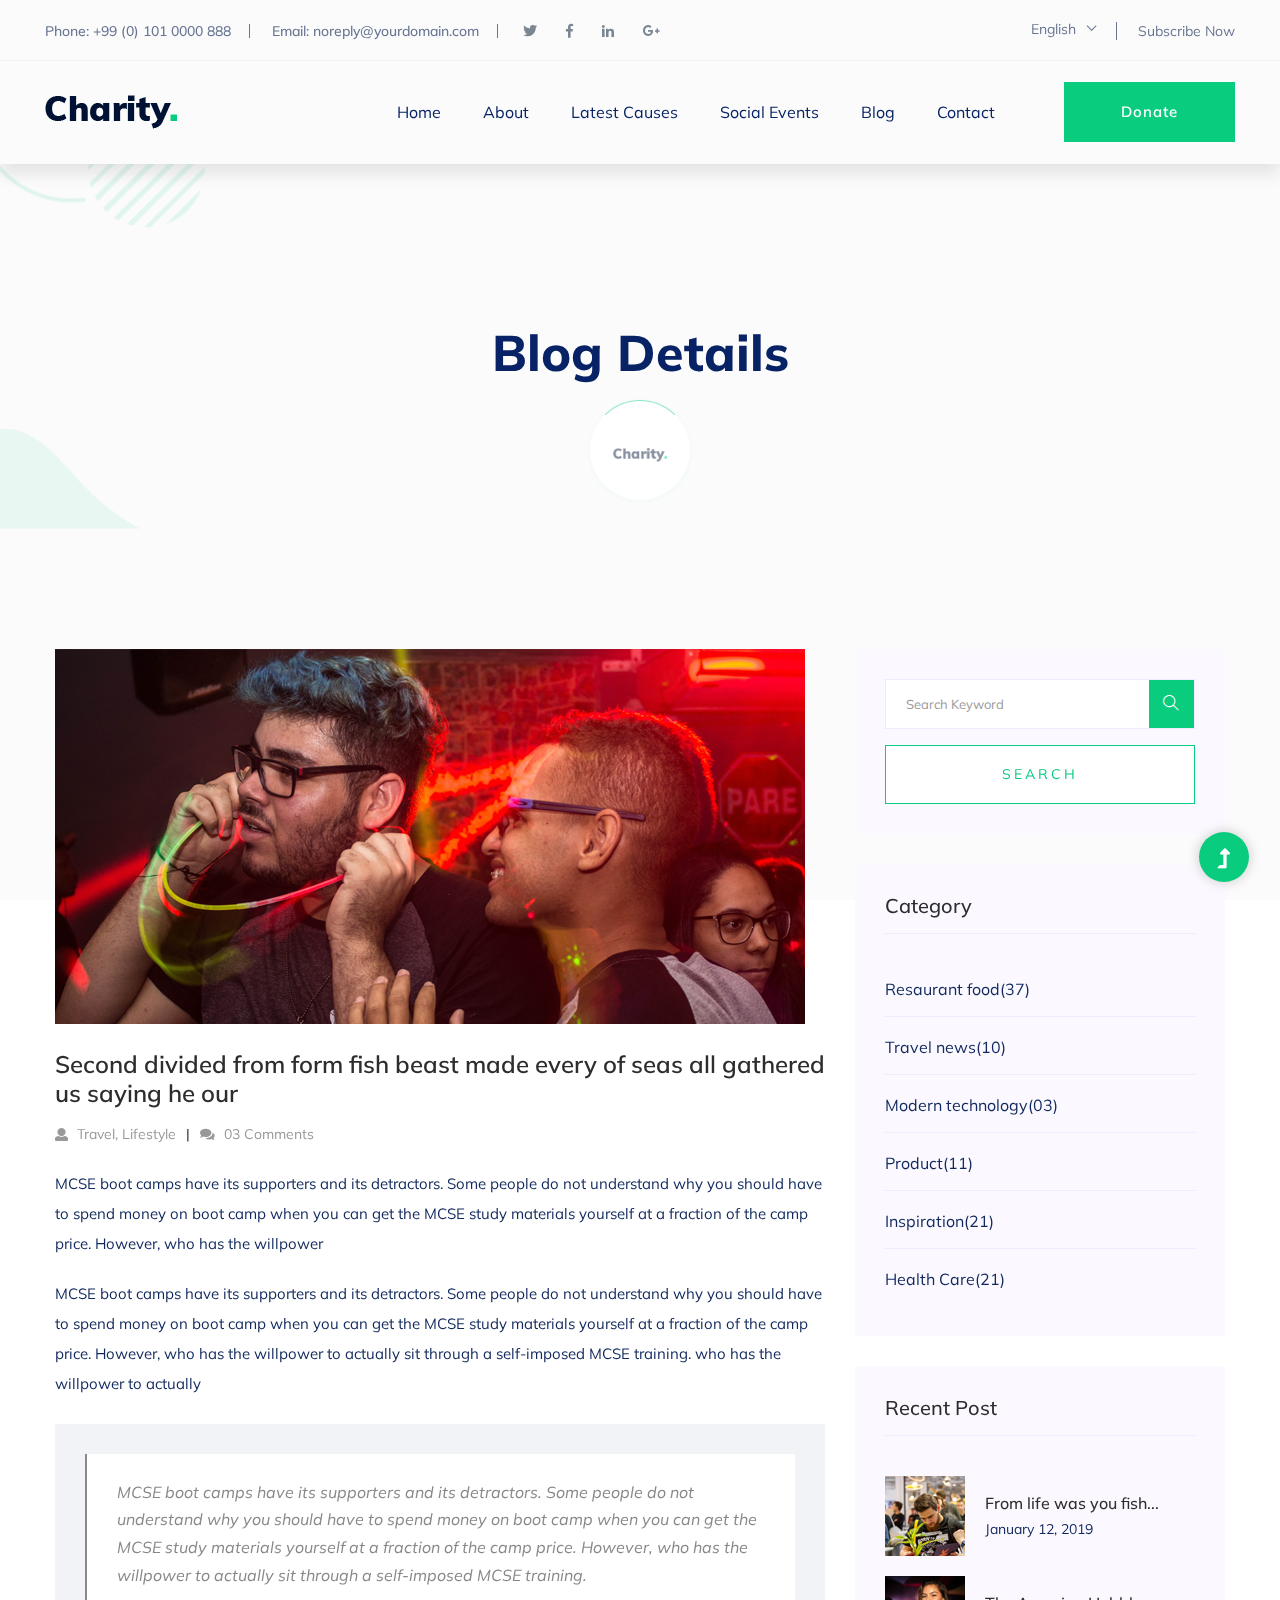
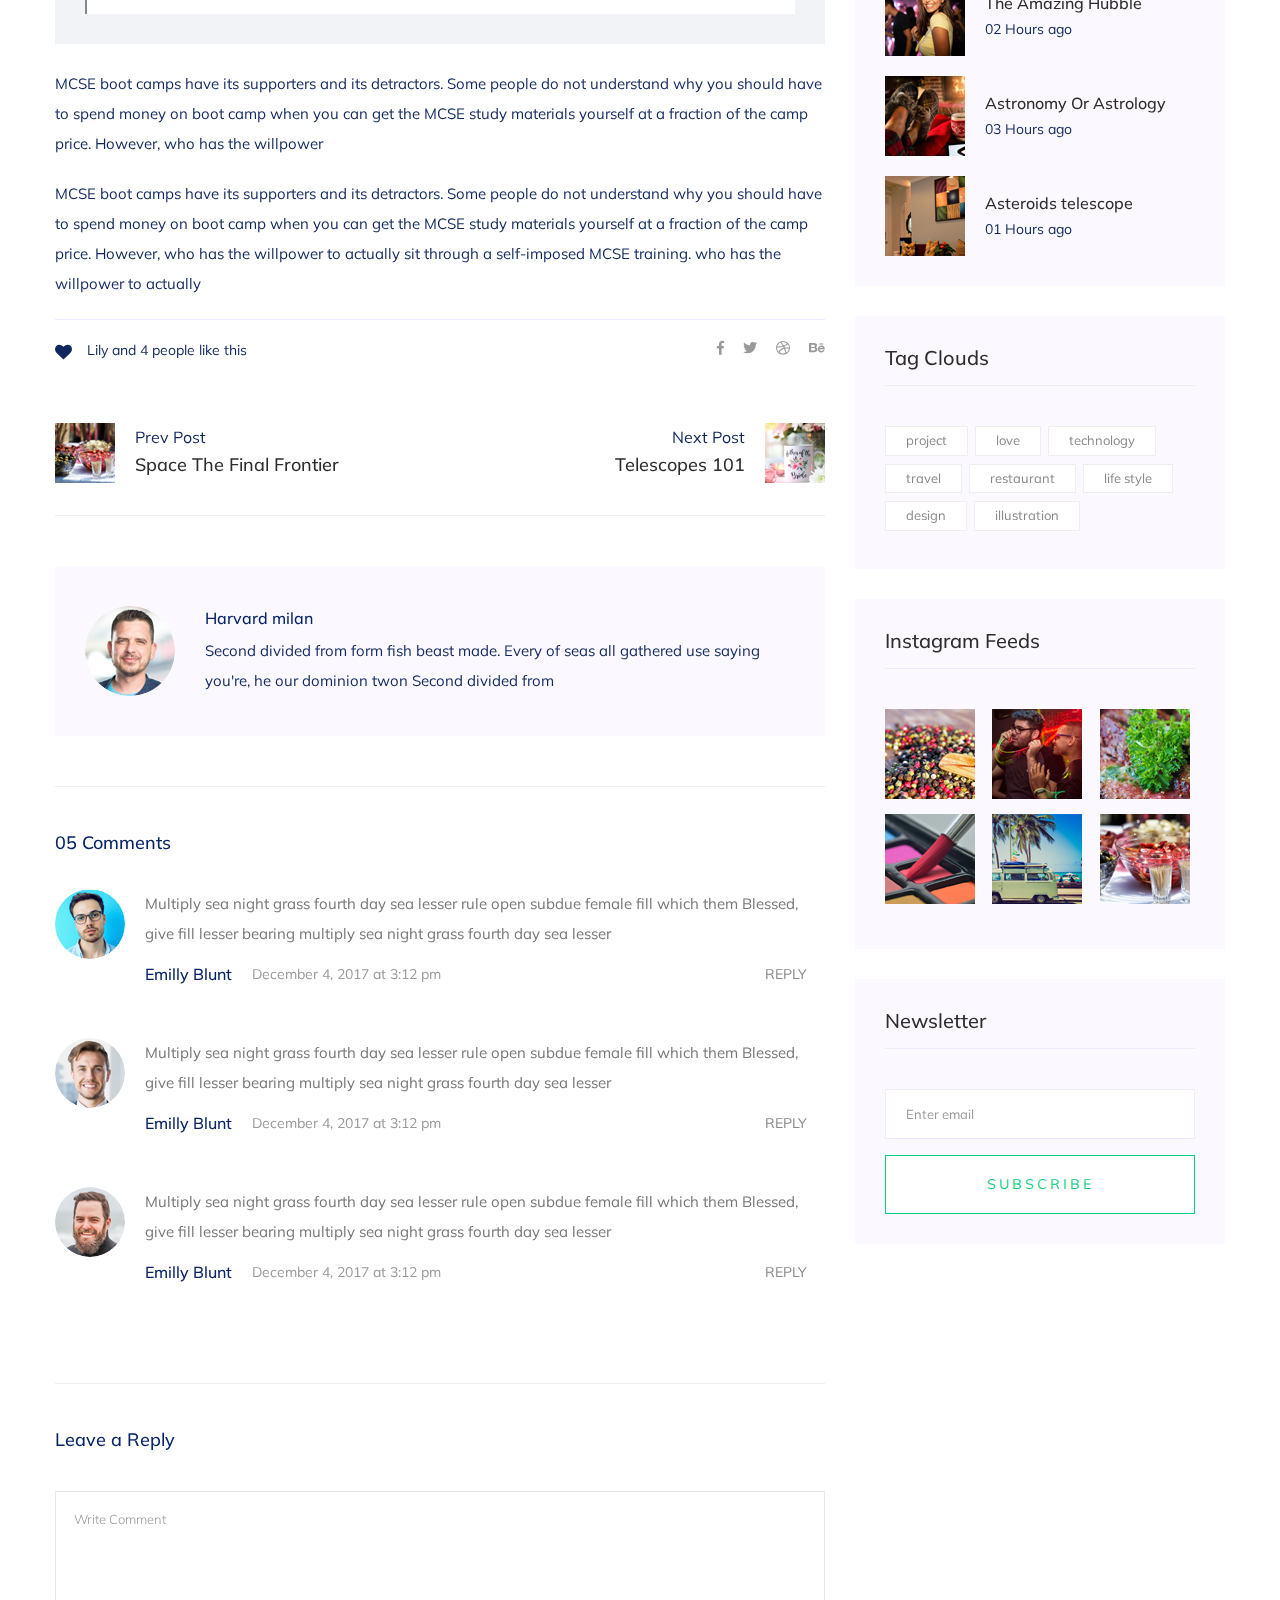
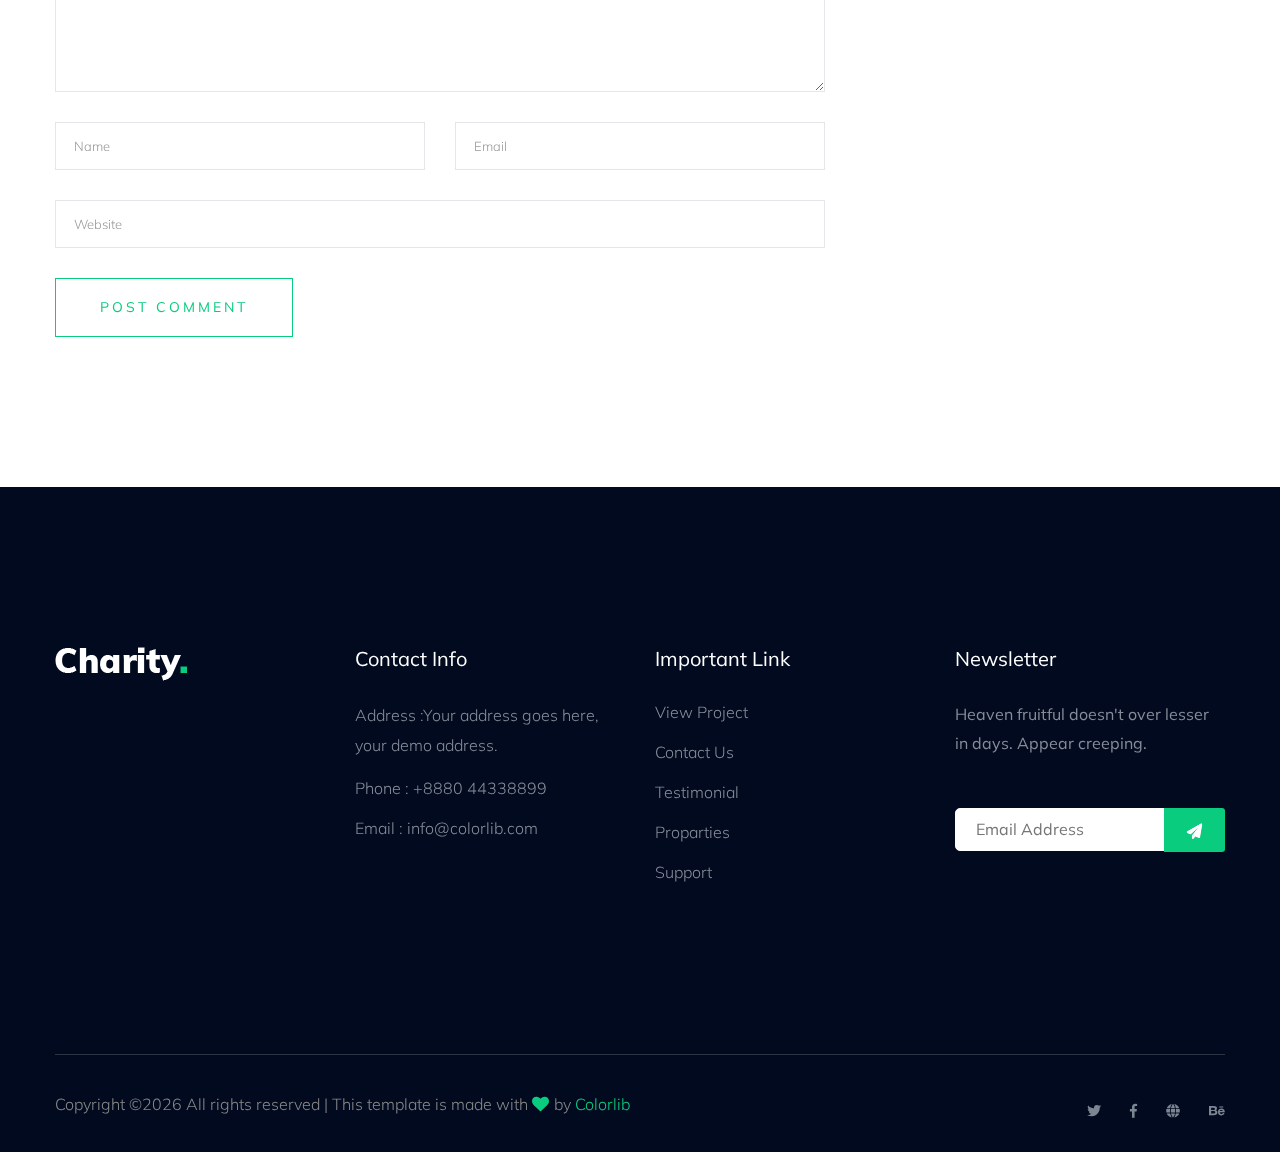
<file: blog_details.html>
<!doctype html>
<html class="no-js" lang="zxx">
<head>
   <meta charset="utf-8">
   <meta http-equiv="x-ua-compatible" content="ie=edge">
   <title> Charity | Teamplate</title>
   <meta name="description" content="">
   <meta name="viewport" content="width=device-width, initial-scale=1">
   <link rel="shortcut icon" type="image/x-icon" href="assets/img/favicon.ico">

  <!-- CSS here -->
   <link rel="stylesheet" href="assets/css/bootstrap.min.css">
   <link rel="stylesheet" href="assets/css/owl.carousel.min.css">
   <link rel="stylesheet" href="assets/css/slicknav.css">
   <link rel="stylesheet" href="assets/css/animate.min.css">
   <link rel="stylesheet" href="assets/css/hamburgers.min.css">
   <link rel="stylesheet" href="assets/css/magnific-popup.css">
   <link rel="stylesheet" href="assets/css/fontawesome-all.min.css">
   <link rel="stylesheet" href="assets/css/themify-icons.css">
   <link rel="stylesheet" href="assets/css/slick.css">
   <link rel="stylesheet" href="assets/css/nice-select.css">
   <link rel="stylesheet" href="assets/css/style.css">
</head>

<body>
   <!--? Preloader Start -->
   <div id="preloader-active">
      <div class="preloader d-flex align-items-center justify-content-center">
          <div class="preloader-inner position-relative">
              <div class="preloader-circle"></div>
              <div class="preloader-img pere-text">
                  <img src="assets/img/logo/loder.png" alt="">
              </div>
          </div>
      </div>
   </div>
   <!-- Preloader Start -->
   <header>
      <!-- Header Start -->
      <div class="header-area">
          <div class="main-header ">
              <div class="header-top d-none d-lg-block">
                  <div class="container-fluid">
                      <div class="col-xl-12">
                          <div class="row d-flex justify-content-between align-items-center">
                              <div class="header-info-left d-flex">
                                  <ul>     
                                      <li>Phone: +99 (0) 101 0000 888</li>
                                      <li>Email: noreply@yourdomain.com</li>
                                  </ul>
                                  <div class="header-social">    
                                      <ul>
                                          <li><a href="#"><i class="fab fa-twitter"></i></a></li>
                                          <li><a  href="https://www.facebook.com/sai4ull"><i class="fab fa-facebook-f"></i></a></li>
                                          <li><a href="#"><i class="fab fa-linkedin-in"></i></a></li>
                                          <li> <a href="#"><i class="fab fa-google-plus-g"></i></a></li>
                                      </ul>
                                  </div>
                              </div>
                              <div class="header-info-right d-flex align-items-center">
                                  <div class="select-this">
                                      <form action="#">
                                          <div class="select-itms">
                                              <select name="select" id="select1">
                                                  <option value="">English</option>
                                                  <option value="">Bangla</option>
                                                  <option value="">Arabic</option>
                                                  <option value="">Hindi</option>
                                              </select>
                                          </div>
                                      </form>
                                  </div>
                                  <ul class="contact-now">     
                                      <li><a href="#">Subscribe Now</a></li>
                                  </ul>
                              </div>
                          </div>
                      </div>
                  </div>
              </div>
              <div class="header-bottom  header-sticky">
                  <div class="container-fluid">
                      <div class="row align-items-center">
                          <!-- Logo -->
                          <div class="col-xl-2 col-lg-2">
                              <div class="logo">
                                  <a href="index.html"><img src="assets/img/logo/logo.png" alt=""></a>
                              </div>
                          </div>
                          <div class="col-xl-10 col-lg-10">
                              <div class="menu-wrapper  d-flex align-items-center justify-content-end">
                                  <!-- Main-menu -->
                                  <div class="main-menu d-none d-lg-block">
                                      <nav>
                                          <ul id="navigation">                                                                                          
                                              <li><a href="index.html">Home</a></li>
                                              <li><a href="about.html">About</a></li>
                                              <li><a href="program.html">latest causes</a></li>
                                              <li><a href="events.html">social events </a></li>
                                              <li><a href="blog.html">Blog</a>
                                                  <ul class="submenu">
                                                      <li><a href="blog.html">Blog</a></li>
                                                      <li><a href="blog_details.html">Blog Details</a></li>
                                                      <li><a href="elements.html">Element</a></li>
                                                  </ul>
                                              </li>
                                              <li><a href="contact.html">Contact</a></li>
                                          </ul>
                                      </nav>
                                  </div>
                                  <!-- Header-btn -->
                                  <div class="header-right-btn d-none d-lg-block ml-20">
                                      <a href="contact.html" class="btn header-btn">Donate</a>
                                  </div>
                              </div>
                          </div> 
                          <!-- Mobile Menu -->
                          <div class="col-12">
                              <div class="mobile_menu d-block d-lg-none"></div>
                          </div>
                      </div>
                  </div>
              </div>
          </div>
      </div>
      <!-- Header End -->
  </header>
   <main>
      <!--? Hero Start -->
      <div class="slider-area2">
         <div class="slider-height2 d-flex align-items-center">
               <div class="container">
                  <div class="row">
                     <div class="col-xl-12">
                           <div class="hero-cap hero-cap2 pt-20 text-center">
                              <h2>Blog Details</h2>
                           </div>
                     </div>
                  </div>
               </div>
         </div>
      </div>
      <!-- Hero End -->
      <!--? Blog Area Start -->
      <section class="blog_area single-post-area section-padding">
         <div class="container">
            <div class="row">
               <div class="col-lg-8 posts-list">
                  <div class="single-post">
                     <div class="feature-img">
                        <img class="img-fluid" src="assets/img/blog/single_blog_1.png" alt="">
                     </div>
                     <div class="blog_details">
                        <h2 style="color: #2d2d2d;">Second divided from form fish beast made every of seas
                           all gathered us saying he our
                        </h2>
                        <ul class="blog-info-link mt-3 mb-4">
                           <li><a href="#"><i class="fa fa-user"></i> Travel, Lifestyle</a></li>
                           <li><a href="#"><i class="fa fa-comments"></i> 03 Comments</a></li>
                        </ul>
                        <p class="excert">
                           MCSE boot camps have its supporters and its detractors. Some people do not understand why you
                           should have to spend money on boot camp when you can get the MCSE study materials yourself at a
                           fraction of the camp price. However, who has the willpower
                        </p>
                        <p>
                           MCSE boot camps have its supporters and its detractors. Some people do not understand why you
                           should have to spend money on boot camp when you can get the MCSE study materials yourself at a
                           fraction of the camp price. However, who has the willpower to actually sit through a
                           self-imposed MCSE training. who has the willpower to actually
                        </p>
                        <div class="quote-wrapper">
                           <div class="quotes">
                              MCSE boot camps have its supporters and its detractors. Some people do not understand why you
                              should have to spend money on boot camp when you can get the MCSE study materials yourself at
                              a fraction of the camp price. However, who has the willpower to actually sit through a
                              self-imposed MCSE training.
                           </div>
                        </div>
                        <p>
                           MCSE boot camps have its supporters and its detractors. Some people do not understand why you
                           should have to spend money on boot camp when you can get the MCSE study materials yourself at a
                           fraction of the camp price. However, who has the willpower
                        </p>
                        <p>
                           MCSE boot camps have its supporters and its detractors. Some people do not understand why you
                           should have to spend money on boot camp when you can get the MCSE study materials yourself at a
                           fraction of the camp price. However, who has the willpower to actually sit through a
                           self-imposed MCSE training. who has the willpower to actually
                        </p>
                     </div>
                  </div>
                  <div class="navigation-top">
                     <div class="d-sm-flex justify-content-between text-center">
                        <p class="like-info"><span class="align-middle"><i class="fa fa-heart"></i></span> Lily and 4
                           people like this</p>
                        <div class="col-sm-4 text-center my-2 my-sm-0">
                           <!-- <p class="comment-count"><span class="align-middle"><i class="fa fa-comment"></i></span> 06 Comments</p> -->
                        </div>
                        <ul class="social-icons">
                           <li><a href="https://www.facebook.com/sai4ull"><i class="fab fa-facebook-f"></i></a></li>
                           <li><a href="#"><i class="fab fa-twitter"></i></a></li>
                           <li><a href="#"><i class="fab fa-dribbble"></i></a></li>
                           <li><a href="#"><i class="fab fa-behance"></i></a></li>
                        </ul>
                     </div>
                     <div class="navigation-area">
                        <div class="row">
                           <div
                              class="col-lg-6 col-md-6 col-12 nav-left flex-row d-flex justify-content-start align-items-center">
                              <div class="thumb">
                                 <a href="#">
                                    <img class="img-fluid" src="assets/img/post/preview.png" alt="">
                                 </a>
                              </div>
                              <div class="arrow">
                                 <a href="#">
                                    <span class="lnr text-white ti-arrow-left"></span>
                                 </a>
                              </div>
                              <div class="detials">
                                 <p>Prev Post</p>
                                 <a href="#">
                                    <h4 style="color: #2d2d2d;">Space The Final Frontier</h4>
                                 </a>
                              </div>
                           </div>
                           <div
                              class="col-lg-6 col-md-6 col-12 nav-right flex-row d-flex justify-content-end align-items-center">
                              <div class="detials">
                                 <p>Next Post</p>
                                 <a href="#">
                                    <h4 style="color: #2d2d2d;">Telescopes 101</h4>
                                 </a>
                              </div>
                              <div class="arrow">
                                 <a href="#">
                                    <span class="lnr text-white ti-arrow-right"></span>
                                 </a>
                              </div>
                              <div class="thumb">
                                 <a href="#">
                                    <img class="img-fluid" src="assets/img/post/next.png" alt="">
                                 </a>
                              </div>
                           </div>
                        </div>
                     </div>
                  </div>
                  <div class="blog-author">
                     <div class="media align-items-center">
                        <img src="assets/img/blog/author.png" alt="">
                        <div class="media-body">
                           <a href="#">
                              <h4>Harvard milan</h4>
                           </a>
                           <p>Second divided from form fish beast made. Every of seas all gathered use saying you're, he
                              our dominion twon Second divided from</p>
                        </div>
                     </div>
                  </div>
                  <div class="comments-area">
                     <h4>05 Comments</h4>
                     <div class="comment-list">
                        <div class="single-comment justify-content-between d-flex">
                           <div class="user justify-content-between d-flex">
                              <div class="thumb">
                                 <img src="assets/img/blog/comment_1.png" alt="">
                              </div>
                              <div class="desc">
                                 <p class="comment">
                                    Multiply sea night grass fourth day sea lesser rule open subdue female fill which them
                                    Blessed, give fill lesser bearing multiply sea night grass fourth day sea lesser
                                 </p>
                                 <div class="d-flex justify-content-between">
                                    <div class="d-flex align-items-center">
                                       <h5>
                                          <a href="#">Emilly Blunt</a>
                                       </h5>
                                       <p class="date">December 4, 2017 at 3:12 pm </p>
                                    </div>
                                    <div class="reply-btn">
                                       <a href="#" class="btn-reply text-uppercase">reply</a>
                                    </div>
                                 </div>
                              </div>
                           </div>
                        </div>
                     </div>
                     <div class="comment-list">
                        <div class="single-comment justify-content-between d-flex">
                           <div class="user justify-content-between d-flex">
                              <div class="thumb">
                                 <img src="assets/img/blog/comment_2.png" alt="">
                              </div>
                              <div class="desc">
                                 <p class="comment">
                                    Multiply sea night grass fourth day sea lesser rule open subdue female fill which them
                                    Blessed, give fill lesser bearing multiply sea night grass fourth day sea lesser
                                 </p>
                                 <div class="d-flex justify-content-between">
                                    <div class="d-flex align-items-center">
                                       <h5>
                                          <a href="#">Emilly Blunt</a>
                                       </h5>
                                       <p class="date">December 4, 2017 at 3:12 pm </p>
                                    </div>
                                    <div class="reply-btn">
                                       <a href="#" class="btn-reply text-uppercase">reply</a>
                                    </div>
                                 </div>
                              </div>
                           </div>
                        </div>
                     </div>
                     <div class="comment-list">
                        <div class="single-comment justify-content-between d-flex">
                           <div class="user justify-content-between d-flex">
                              <div class="thumb">
                                 <img src="assets/img/blog/comment_3.png" alt="">
                              </div>
                              <div class="desc">
                                 <p class="comment">
                                    Multiply sea night grass fourth day sea lesser rule open subdue female fill which them
                                    Blessed, give fill lesser bearing multiply sea night grass fourth day sea lesser
                                 </p>
                                 <div class="d-flex justify-content-between">
                                    <div class="d-flex align-items-center">
                                       <h5>
                                          <a href="#">Emilly Blunt</a>
                                       </h5>
                                       <p class="date">December 4, 2017 at 3:12 pm </p>
                                    </div>
                                    <div class="reply-btn">
                                       <a href="#" class="btn-reply text-uppercase">reply</a>
                                    </div>
                                 </div>
                              </div>
                           </div>
                        </div>
                     </div>
                  </div>
                  <div class="comment-form">
                     <h4>Leave a Reply</h4>
                     <form class="form-contact comment_form" action="#" id="commentForm">
                        <div class="row">
                           <div class="col-12">
                              <div class="form-group">
                                 <textarea class="form-control w-100" name="comment" id="comment" cols="30" rows="9"
                                    placeholder="Write Comment"></textarea>
                              </div>
                           </div>
                           <div class="col-sm-6">
                              <div class="form-group">
                                 <input class="form-control" name="name" id="name" type="text" placeholder="Name">
                              </div>
                           </div>
                           <div class="col-sm-6">
                              <div class="form-group">
                                 <input class="form-control" name="email" id="email" type="email" placeholder="Email">
                              </div>
                           </div>
                           <div class="col-12">
                              <div class="form-group">
                                 <input class="form-control" name="website" id="website" type="text" placeholder="Website">
                              </div>
                           </div>
                        </div>
                        <div class="form-group">
                           <button type="submit" class="button button-contactForm btn_1 boxed-btn">Post Comment</button>
                        </div>
                     </form>
                  </div>
               </div>
               <div class="col-lg-4">
                  <div class="blog_right_sidebar">
                     <aside class="single_sidebar_widget search_widget">
                        <form action="#">
                           <div class="form-group">
                              <div class="input-group mb-3">
                                 <input type="text" class="form-control" placeholder='Search Keyword'
                                    onfocus="this.placeholder = ''" onblur="this.placeholder = 'Search Keyword'">
                                 <div class="input-group-append">
                                    <button class="btns" type="button"><i class="ti-search"></i></button>
                                 </div>
                              </div>
                           </div>
                           <button class="button rounded-0 primary-bg text-white w-100 btn_1 boxed-btn"
                              type="submit">Search</button>
                        </form>
                     </aside>
                     <aside class="single_sidebar_widget post_category_widget">
                        <h4 class="widget_title" style="color: #2d2d2d;">Category</h4>
                        <ul class="list cat-list">
                           <li>
                              <a href="#" class="d-flex">
                                 <p>Resaurant food</p>
                                 <p>(37)</p>
                              </a>
                           </li>
                           <li>
                              <a href="#" class="d-flex">
                                 <p>Travel news</p>
                                 <p>(10)</p>
                              </a>
                           </li>
                           <li>
                              <a href="#" class="d-flex">
                                 <p>Modern technology</p>
                                 <p>(03)</p>
                              </a>
                           </li>
                           <li>
                              <a href="#" class="d-flex">
                                 <p>Product</p>
                                 <p>(11)</p>
                              </a>
                           </li>
                           <li>
                              <a href="#" class="d-flex">
                                 <p>Inspiration</p>
                                 <p>(21)</p>
                              </a>
                           </li>
                           <li>
                              <a href="#" class="d-flex">
                                 <p>Health Care</p>
                                 <p>(21)</p>
                              </a>
                           </li>
                        </ul>
                     </aside>
                     <aside class="single_sidebar_widget popular_post_widget">
                        <h3 class="widget_title" style="color: #2d2d2d;">Recent Post</h3>
                        <div class="media post_item">
                           <img src="assets/img/post/post_1.png" alt="post">
                           <div class="media-body">
                              <a href="blog_details.html">
                                 <h3 style="color: #2d2d2d;">From life was you fish...</h3>
                              </a>
                              <p>January 12, 2019</p>
                           </div>
                        </div>
                        <div class="media post_item">
                           <img src="assets/img/post/post_2.png" alt="post">
                           <div class="media-body">
                              <a href="blog_details.html">
                                 <h3 style="color: #2d2d2d;">The Amazing Hubble</h3>
                              </a>
                              <p>02 Hours ago</p>
                           </div>
                        </div>
                        <div class="media post_item">
                           <img src="assets/img/post/post_3.png" alt="post">
                           <div class="media-body">
                              <a href="blog_details.html">
                                 <h3 style="color: #2d2d2d;">Astronomy Or Astrology</h3>
                              </a>
                              <p>03 Hours ago</p>
                           </div>
                        </div>
                        <div class="media post_item">
                           <img src="assets/img/post/post_4.png" alt="post">
                           <div class="media-body">
                              <a href="blog_details.html">
                                 <h3 style="color: #2d2d2d;">Asteroids telescope</h3>
                              </a>
                              <p>01 Hours ago</p>
                           </div>
                        </div>
                     </aside>
                     <aside class="single_sidebar_widget tag_cloud_widget">
                        <h4 class="widget_title" style="color: #2d2d2d;">Tag Clouds</h4>
                        <ul class="list">
                           <li>
                              <a href="#">project</a>
                           </li>
                           <li>
                              <a href="#">love</a>
                           </li>
                           <li>
                              <a href="#">technology</a>
                           </li>
                           <li>
                              <a href="#">travel</a>
                           </li>
                           <li>
                              <a href="#">restaurant</a>
                           </li>
                           <li>
                              <a href="#">life style</a>
                           </li>
                           <li>
                              <a href="#">design</a>
                           </li>
                           <li>
                              <a href="#">illustration</a>
                           </li>
                        </ul>
                     </aside>
                     <aside class="single_sidebar_widget instagram_feeds">
                        <h4 class="widget_title" style="color: #2d2d2d;">Instagram Feeds</h4>
                        <ul class="instagram_row flex-wrap">
                           <li>
                              <a href="#">
                                 <img class="img-fluid" src="assets/img/post/post_5.png" alt="">
                              </a>
                           </li>
                           <li>
                              <a href="#">
                                 <img class="img-fluid" src="assets/img/post/post_6.png" alt="">
                              </a>
                           </li>
                           <li>
                              <a href="#">
                                 <img class="img-fluid" src="assets/img/post/post_7.png" alt="">
                              </a>
                           </li>
                           <li>
                              <a href="#">
                                 <img class="img-fluid" src="assets/img/post/post_8.png" alt="">
                              </a>
                           </li>
                           <li>
                              <a href="#">
                                 <img class="img-fluid" src="assets/img/post/post_9.png" alt="">
                              </a>
                           </li>
                           <li>
                              <a href="#">
                                 <img class="img-fluid" src="assets/img/post/post_10.png" alt="">
                              </a>
                           </li>
                        </ul>
                     </aside>
                     <aside class="single_sidebar_widget newsletter_widget">
                        <h4 class="widget_title" style="color: #2d2d2d;">Newsletter</h4>
                        <form action="#">
                           <div class="form-group">
                              <input type="email" class="form-control" onfocus="this.placeholder = ''"
                                 onblur="this.placeholder = 'Enter email'" placeholder='Enter email' required>
                           </div>
                           <button class="button rounded-0 primary-bg text-white w-100 btn_1 boxed-btn" type="submit">Subscribe</button>
                        </form>
                     </aside>
                  </div>
               </div>
            </div>
         </div>
      </section>
      <!-- Blog Area End -->
   </main>
   <footer>
      <div class="footer-wrapper section-bg2" data-background="assets/img/gallery/footer_bg.png">
          <!-- Footer Top-->
          <div class="footer-area footer-padding">
              <div class="container">
                  <div class="row d-flex justify-content-between">
                      <div class="col-xl-3 col-lg-3 col-md-4 col-sm-6">
                      <div class="single-footer-caption mb-50">
                          <div class="single-footer-caption mb-30">
                              <div class="footer-tittle">
                                  <div class="footer-logo mb-20">
                                      <a href="index.html"><img src="assets/img/logo/logo2_footer.png" alt=""></a>
                                  </div>
                              </div>
                          </div>
                      </div>
                      </div>
                      <div class="col-xl-3 col-lg-3 col-md-4 col-sm-5">
                          <div class="single-footer-caption mb-50">
                              <div class="footer-tittle">
                                  <h4>Contact Info</h4>
                                  <ul>
                                      <li>
                                          <p>Address :Your address goes here, your demo address.</p>
                                      </li>
                                      <li><a href="#">Phone : +8880 44338899</a></li>
                                      <li><a href="#">Email : info@colorlib.com</a></li>
                                  </ul>
                              </div>

                          </div>
                      </div>
                      <div class="col-xl-3 col-lg-3 col-md-4 col-sm-5">
                          <div class="single-footer-caption mb-50">
                              <div class="footer-tittle">
                                  <h4>Important Link</h4>
                                  <ul>
                                      <li><a href="#"> View Project</a></li>
                                      <li><a href="#">Contact Us</a></li>
                                      <li><a href="#">Testimonial</a></li>
                                      <li><a href="#">Proparties</a></li>
                                      <li><a href="#">Support</a></li>
                                  </ul>
                              </div>
                          </div>
                      </div>
                      <div class="col-xl-3 col-lg-3 col-md-4 col-sm-5">
                          <div class="single-footer-caption mb-50">
                              <div class="footer-tittle">
                                  <h4>Newsletter</h4>
                                  <div class="footer-pera footer-pera2">
                                  <p>Heaven fruitful doesn't over lesser in days. Appear creeping.</p>
                              </div>
                              <!-- Form -->
                              <div class="footer-form" >
                                  <div id="mc_embed_signup">
                                      <form target="_blank" action="https://spondonit.us12.list-manage.com/subscribe/post?u=1462626880ade1ac87bd9c93a&amp;id=92a4423d01"
                                      method="get" class="subscribe_form relative mail_part">
                                          <input type="email" name="email" id="newsletter-form-email" placeholder="Email Address"
                                          class="placeholder hide-on-focus" onfocus="this.placeholder = ''"
                                          onblur="this.placeholder = ' Email Address '">
                                          <div class="form-icon">
                                              <button type="submit" name="submit" id="newsletter-submit"
                                              class="email_icon newsletter-submit button-contactForm"><img src="assets/img/gallery/form.png" alt=""></button>
                                          </div>
                                          <div class="mt-10 info"></div>
                                      </form>
                                  </div>
                              </div>
                              </div>
                          </div>
                      </div>
                  </div>
              </div>
          </div>
          <!-- footer-bottom -->
          <div class="footer-bottom-area">
              <div class="container">
                  <div class="footer-border">
                      <div class="row d-flex justify-content-between align-items-center">
                          <div class="col-xl-10 col-lg-9 ">
                              <div class="footer-copy-right">
                                  <p><!-- Link back to Colorlib can't be removed. Template is licensed under CC BY 3.0. -->
  Copyright &copy;<script>document.write(new Date().getFullYear());</script> All rights reserved | This template is made with <i class="fa fa-heart" aria-hidden="true"></i> by <a href="https://colorlib.com" target="_blank">Colorlib</a>
  <!-- Link back to Colorlib can't be removed. Template is licensed under CC BY 3.0. --></p>
                              </div>
                          </div>
                          <div class="col-xl-2 col-lg-3">
                              <div class="footer-social f-right">
                                  <a href="#"><i class="fab fa-twitter"></i></a>
                                  <a  href="https://www.facebook.com/sai4ull"><i class="fab fa-facebook-f"></i></a>
                                  <a href="#"><i class="fas fa-globe"></i></a>
                                  <a href="#"><i class="fab fa-behance"></i></a>
                              </div>
                          </div>
                      </div>
                  </div>
              </div>
          </div>
      </div>
  </footer>
   <!-- Scroll Up -->
   <div id="back-top" >
         <a title="Go to Top" href="#"> <i class="fas fa-level-up-alt"></i></a>
   </div>

      <!-- JS here -->

      <script src="./assets/js/vendor/modernizr-3.5.0.min.js"></script>
      <!-- Jquery, Popper, Bootstrap -->
      <script src="./assets/js/vendor/jquery-1.12.4.min.js"></script>
      <script src="./assets/js/popper.min.js"></script>
      <script src="./assets/js/bootstrap.min.js"></script>
      <!-- Jquery Mobile Menu -->
      <script src="./assets/js/jquery.slicknav.min.js"></script>

      <!-- Jquery Slick , Owl-Carousel Plugins -->
      <script src="./assets/js/owl.carousel.min.js"></script>
      <script src="./assets/js/slick.min.js"></script>
      <!-- One Page, Animated-HeadLin -->
      <script src="./assets/js/wow.min.js"></script>
      <script src="./assets/js/animated.headline.js"></script>
      <script src="./assets/js/jquery.magnific-popup.js"></script>

      <!-- Date Picker -->
      <script src="./assets/js/gijgo.min.js"></script>
      <!-- Nice-select, sticky -->
      <script src="./assets/js/jquery.nice-select.min.js"></script>
      <script src="./assets/js/jquery.sticky.js"></script>
      
      <!-- counter , waypoint,Hover Direction -->
      <script src="./assets/js/jquery.counterup.min.js"></script>
      <script src="./assets/js/waypoints.min.js"></script>
      <script src="./assets/js/jquery.countdown.min.js"></script>
      <script src="./assets/js/hover-direction-snake.min.js"></script>

      <!-- contact js -->
      <script src="./assets/js/contact.js"></script>
      <script src="./assets/js/jquery.form.js"></script>
      <script src="./assets/js/jquery.validate.min.js"></script>
      <script src="./assets/js/mail-script.js"></script>
      <script src="./assets/js/jquery.ajaxchimp.min.js"></script>
      
      <!-- Jquery Plugins, main Jquery -->	
      <script src="./assets/js/plugins.js"></script>
      <script src="./assets/js/main.js"></script>
      
   </body>
</html>
</file>
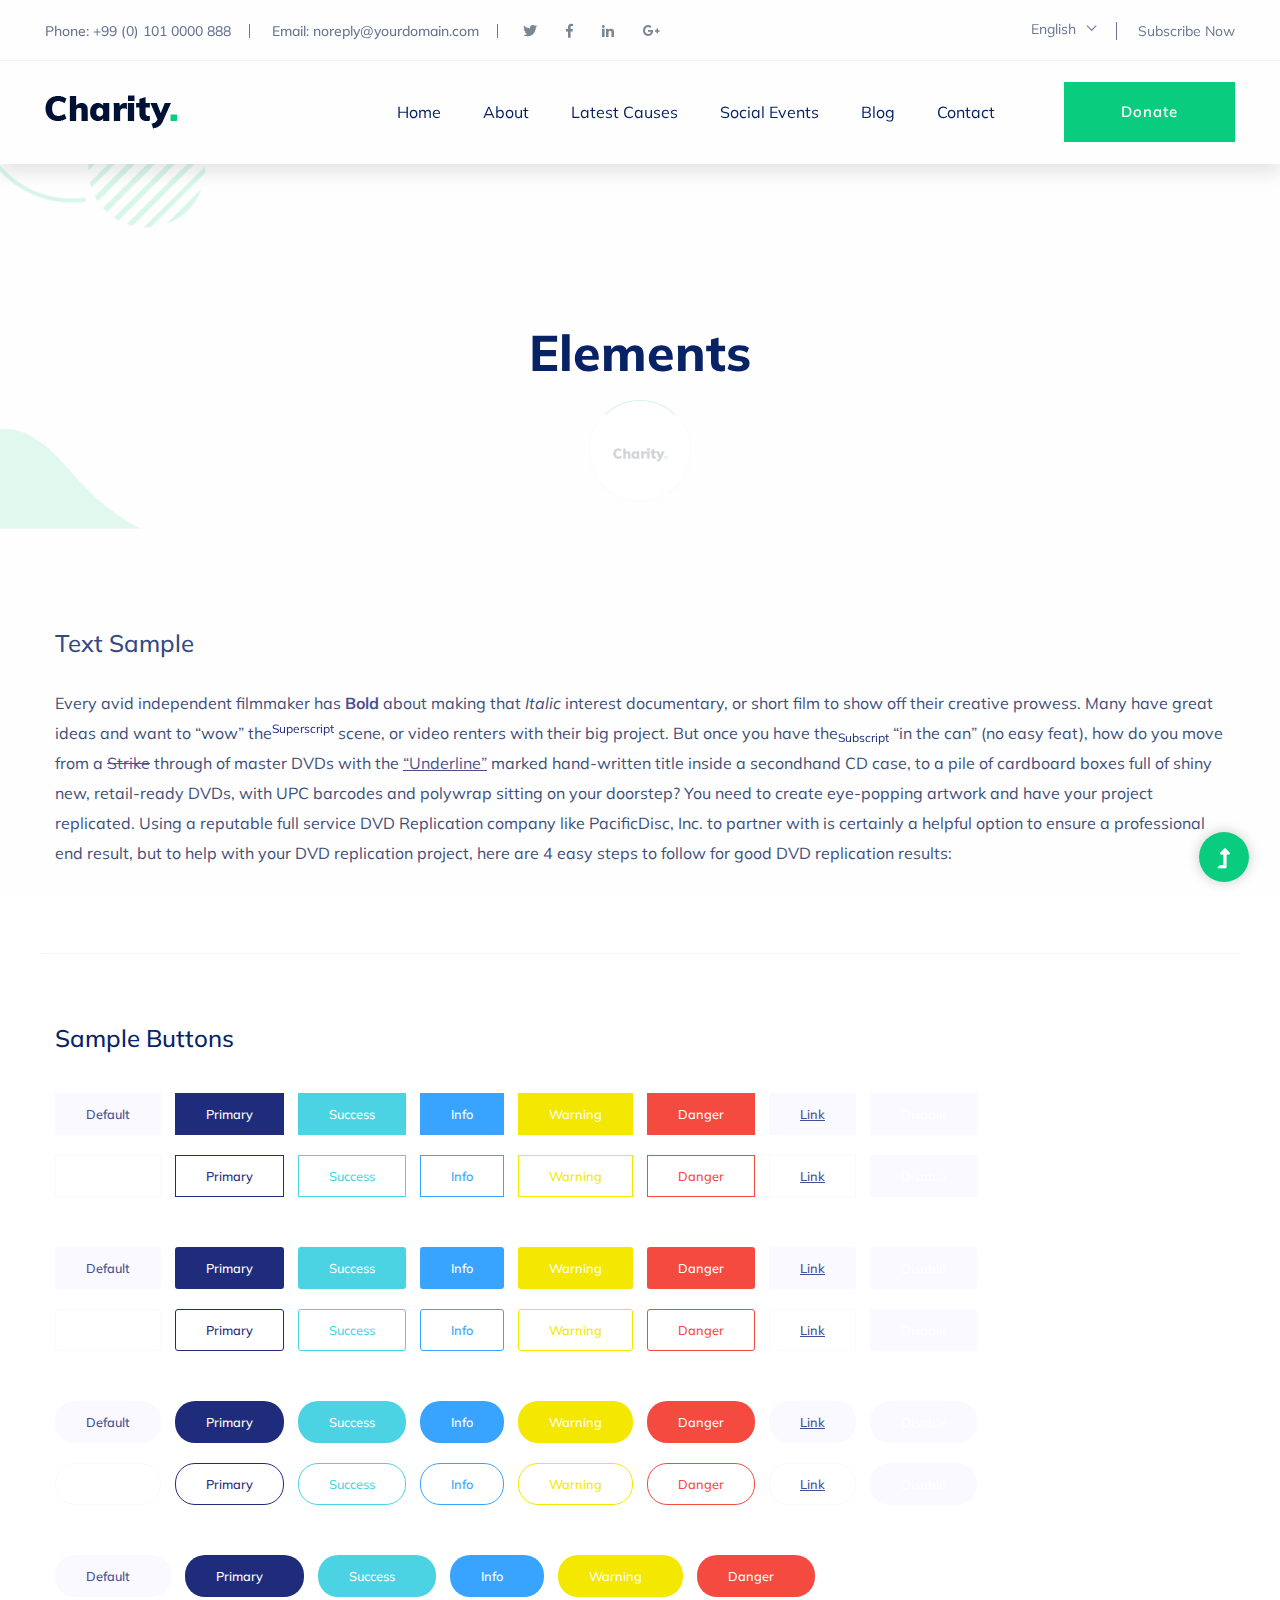
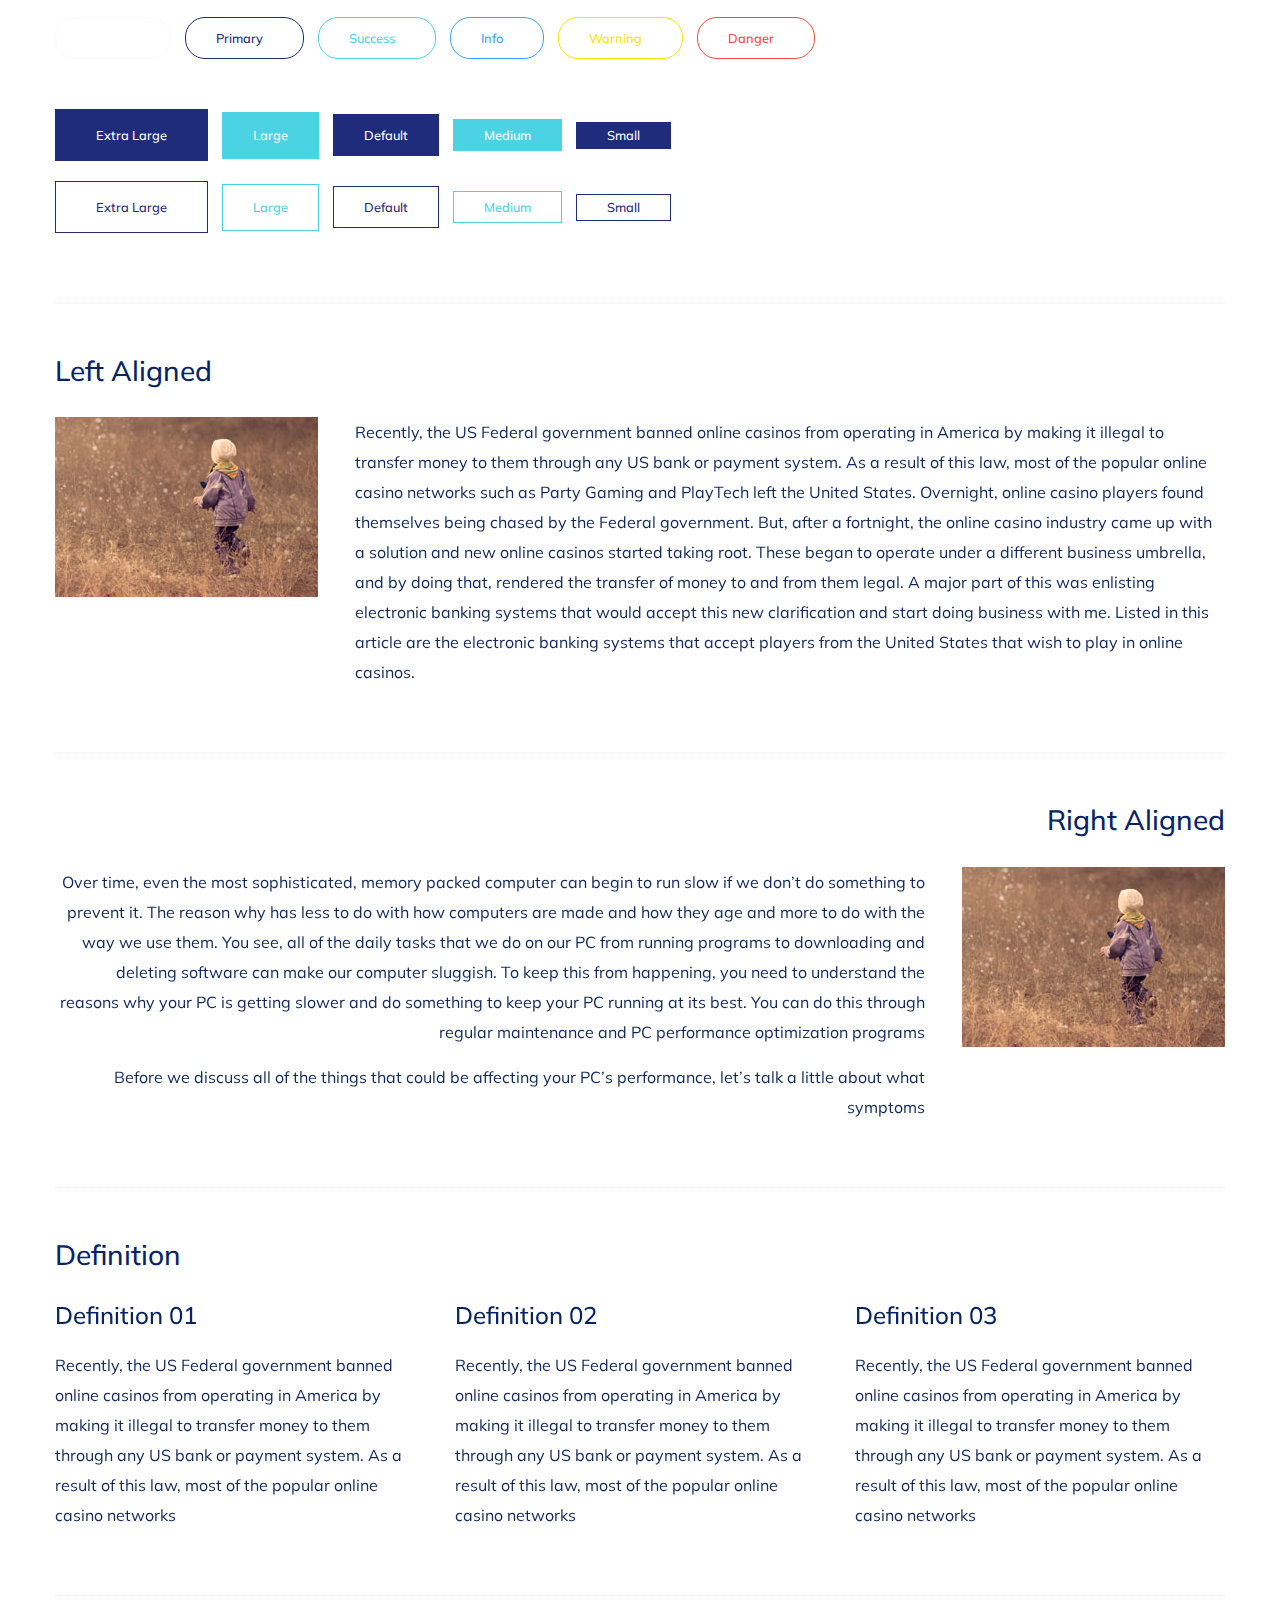
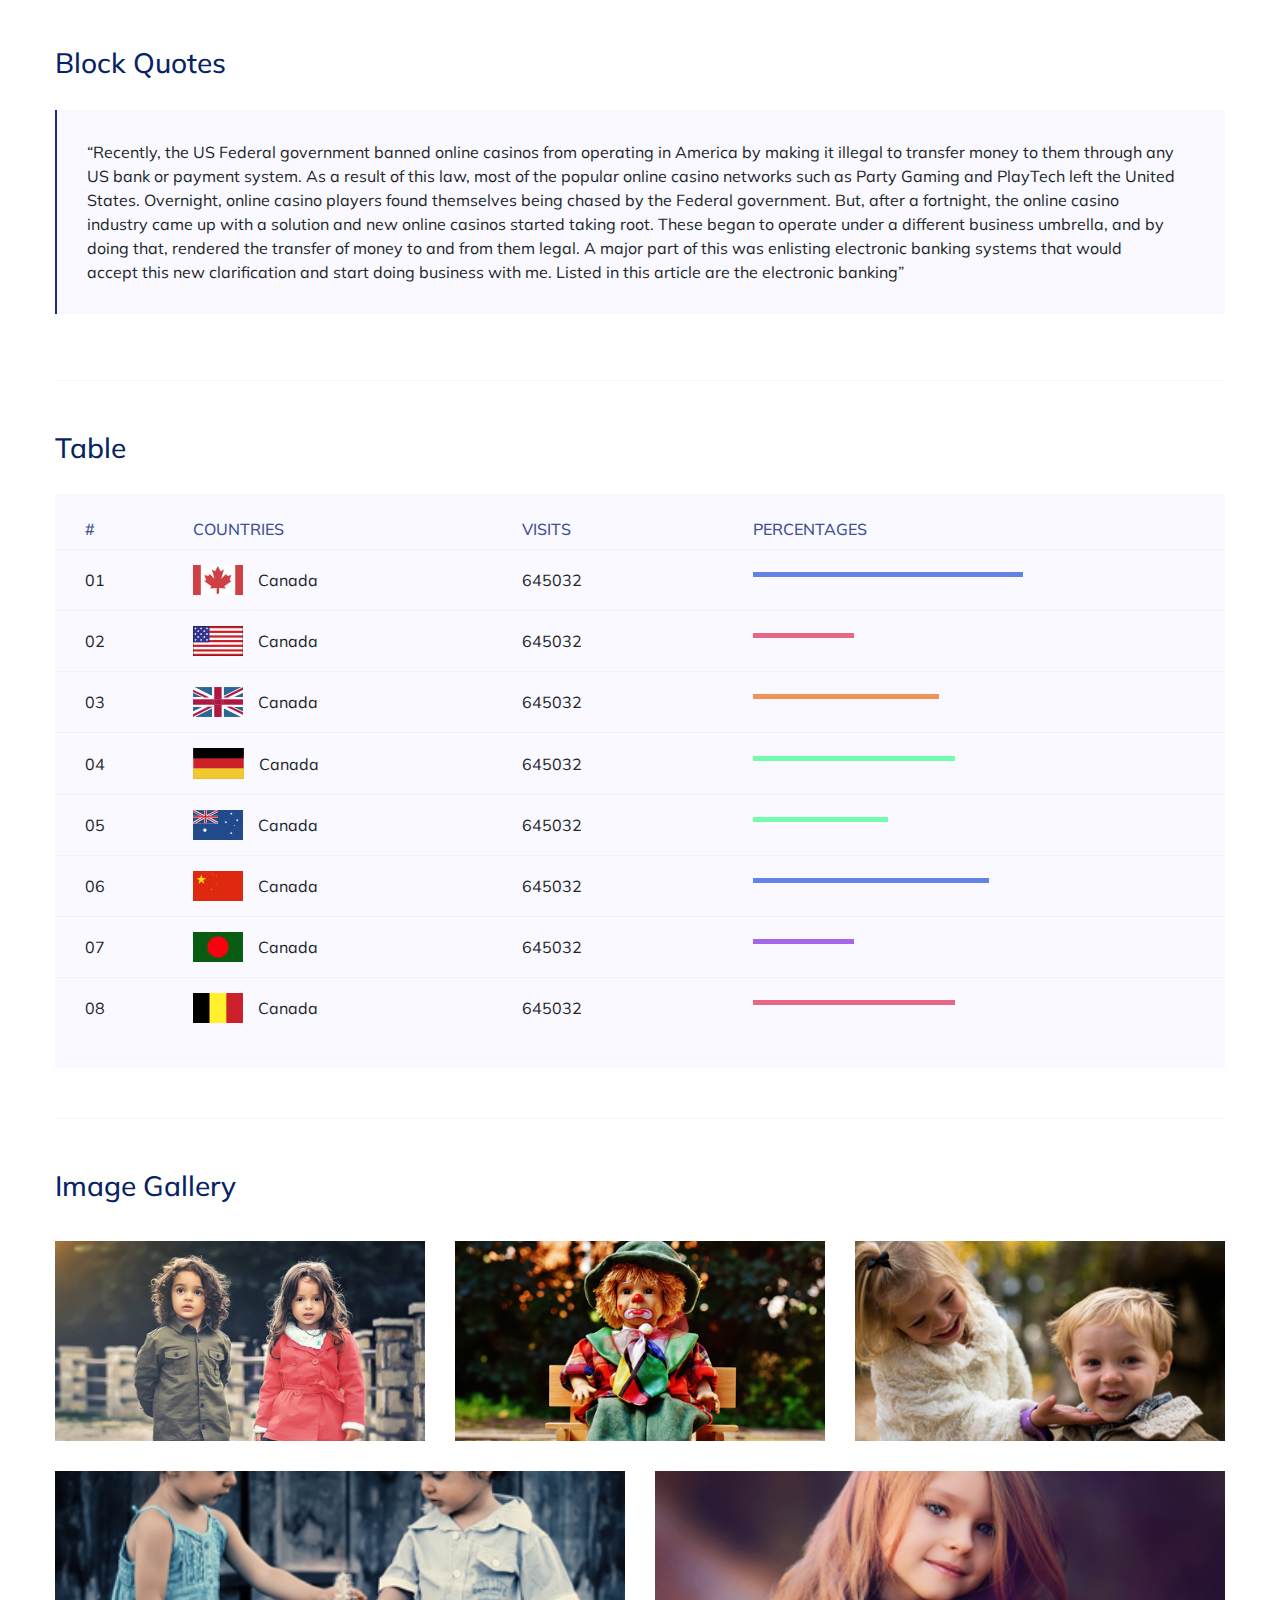
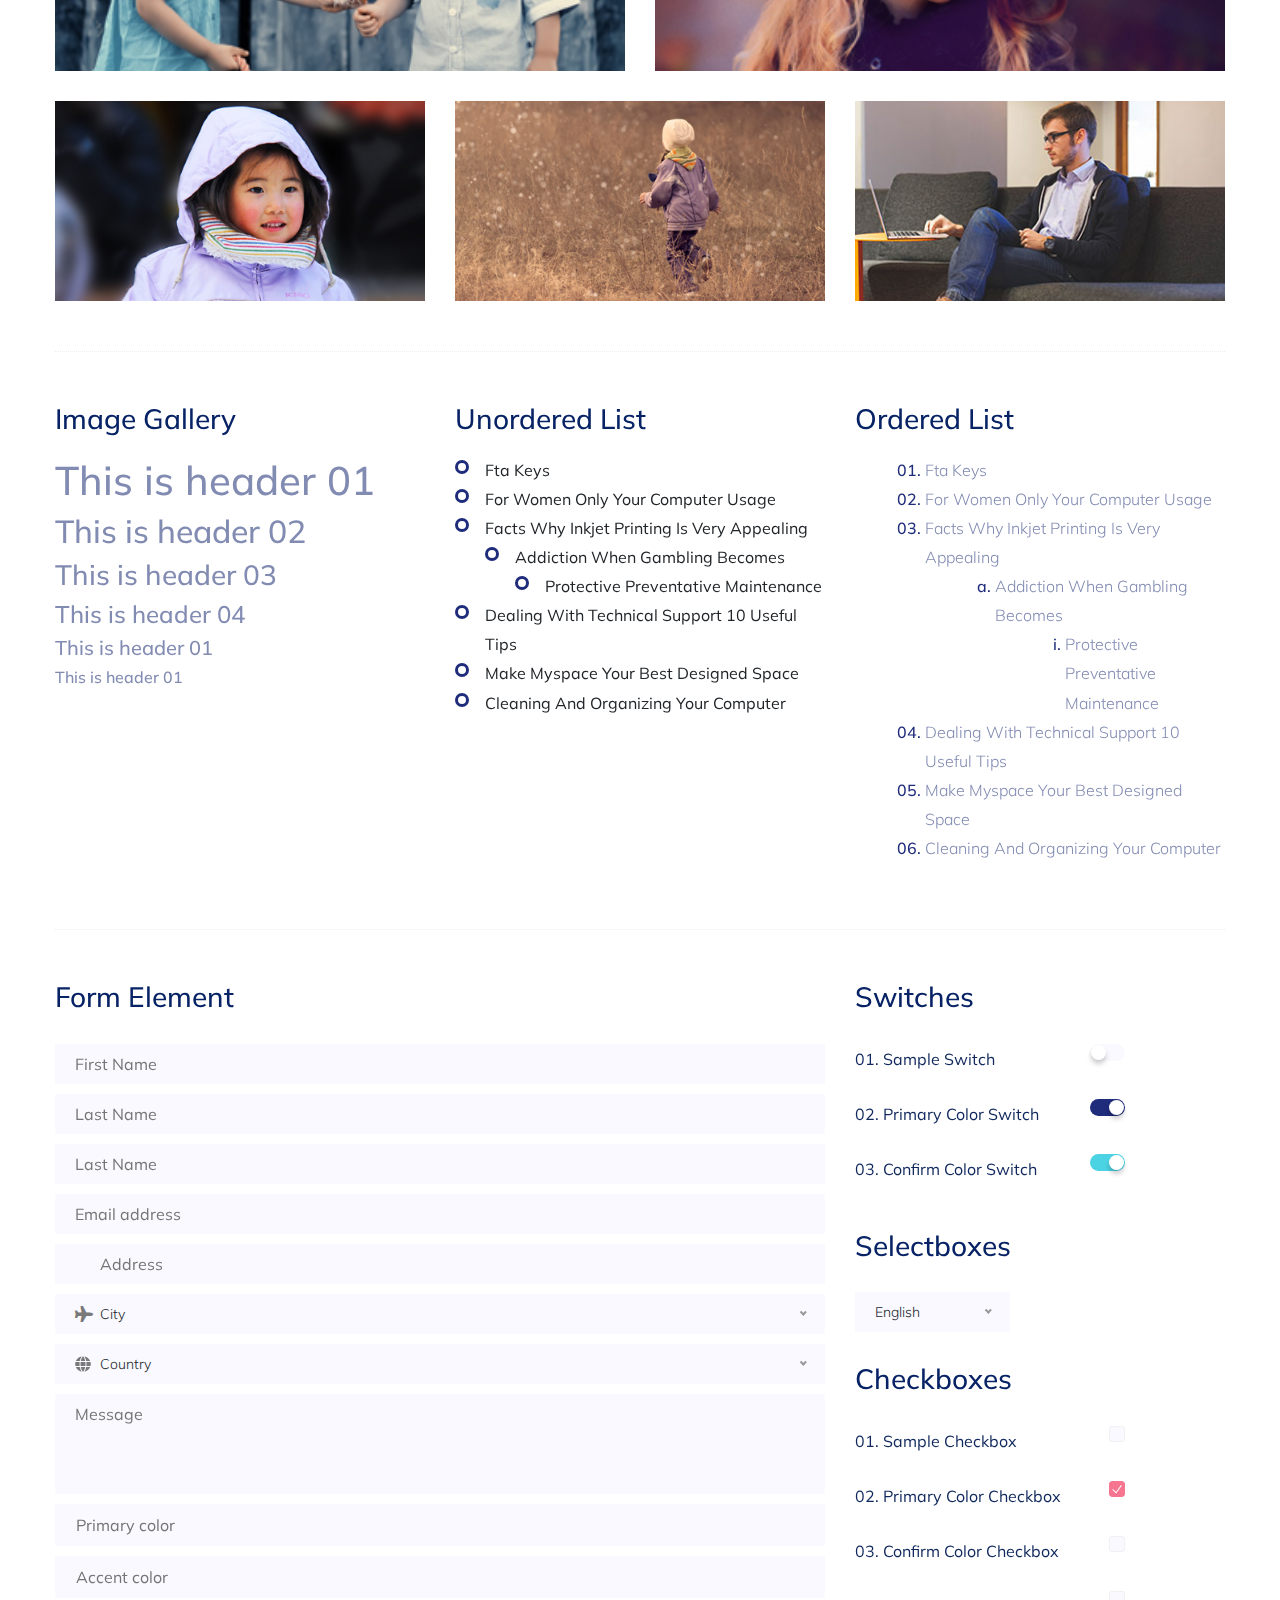
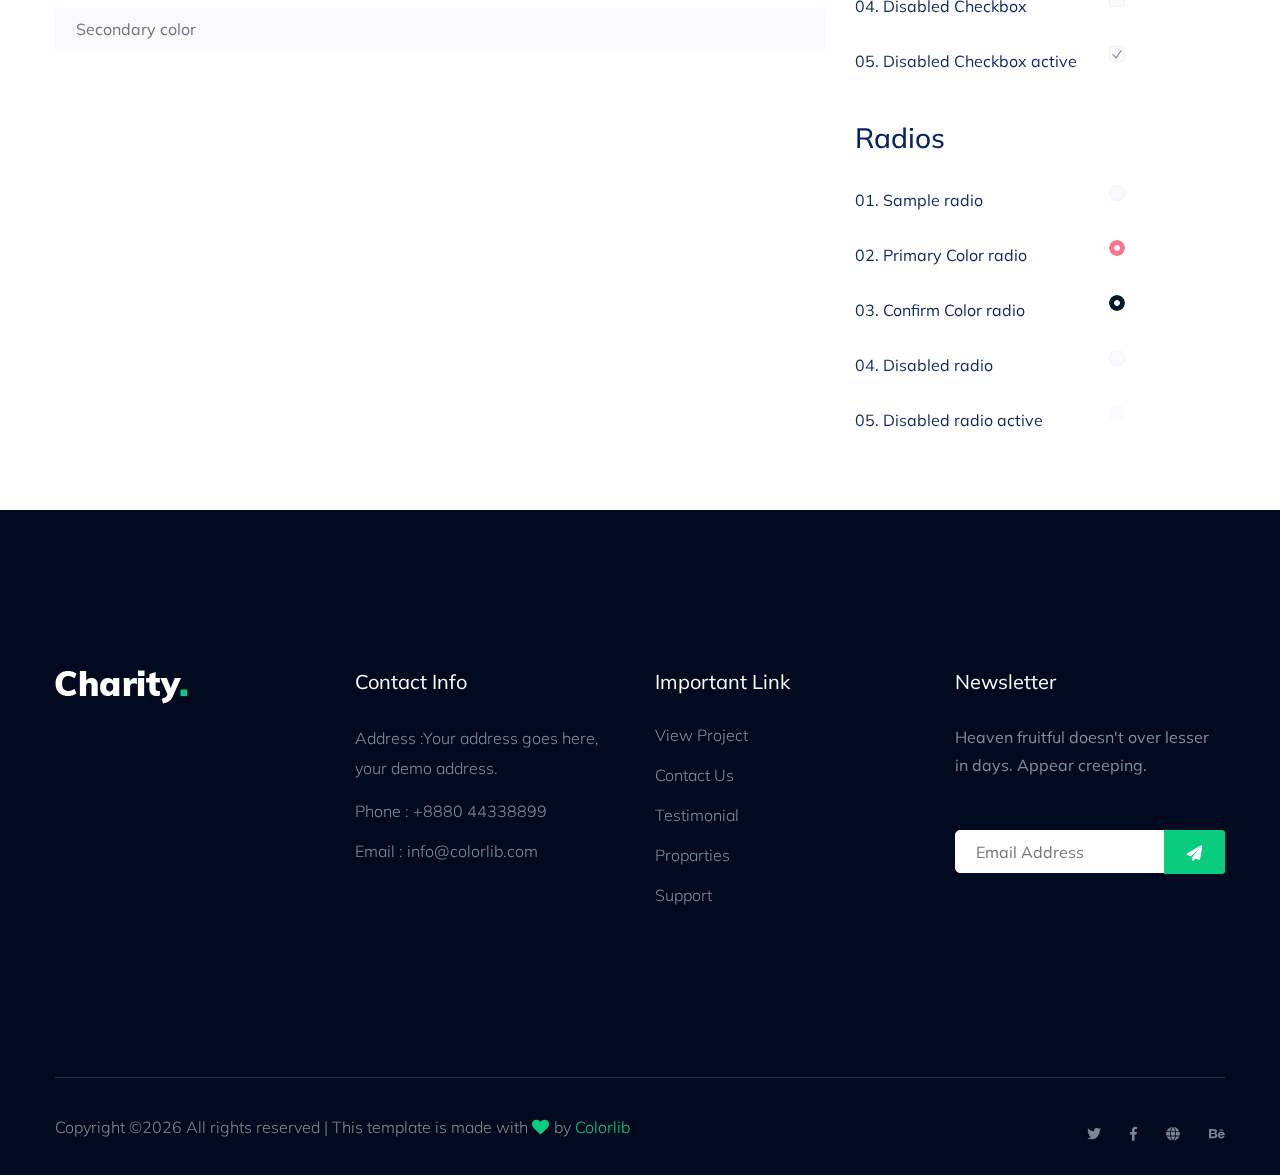
<file: elements.html>
<!doctype html>
<html class="no-js" lang="zxx">
<head>
	<meta charset="utf-8">
	<meta http-equiv="x-ua-compatible" content="ie=edge">
	<title> Charity | Teamplate</title>
	<meta name="description" content="">
	<meta name="viewport" content="width=device-width, initial-scale=1">
	<link rel="shortcut icon" type="image/x-icon" href="assets/img/favicon.ico">

 	<!-- CSS here -->
	<link rel="stylesheet" href="assets/css/bootstrap.min.css">
	<link rel="stylesheet" href="assets/css/owl.carousel.min.css">
	<link rel="stylesheet" href="assets/css/slicknav.css">
	<link rel="stylesheet" href="assets/css/animate.min.css">
	<link rel="stylesheet" href="assets/css/hamburgers.min.css">
	<link rel="stylesheet" href="assets/css/magnific-popup.css">
	<link rel="stylesheet" href="assets/css/fontawesome-all.min.css">
	<link rel="stylesheet" href="assets/css/themify-icons.css">
	<link rel="stylesheet" href="assets/css/slick.css">
	<link rel="stylesheet" href="assets/css/nice-select.css">
	<link rel="stylesheet" href="assets/css/style.css">
</head>
<body>
    <!--? Preloader Start -->
    <div id="preloader-active">
        <div class="preloader d-flex align-items-center justify-content-center">
            <div class="preloader-inner position-relative">
                <div class="preloader-circle"></div>
                <div class="preloader-img pere-text">
                    <img src="assets/img/logo/loder.png" alt="">
                </div>
            </div>
        </div>
    </div>
    <!-- Preloader Start -->
    <header>
        <!-- Header Start -->
        <div class="header-area">
            <div class="main-header ">
                <div class="header-top d-none d-lg-block">
                    <div class="container-fluid">
                        <div class="col-xl-12">
                            <div class="row d-flex justify-content-between align-items-center">
                                <div class="header-info-left d-flex">
                                    <ul>     
                                        <li>Phone: +99 (0) 101 0000 888</li>
                                        <li>Email: noreply@yourdomain.com</li>
                                    </ul>
                                    <div class="header-social">    
                                        <ul>
                                            <li><a href="#"><i class="fab fa-twitter"></i></a></li>
                                            <li><a  href="https://www.facebook.com/sai4ull"><i class="fab fa-facebook-f"></i></a></li>
                                            <li><a href="#"><i class="fab fa-linkedin-in"></i></a></li>
                                            <li> <a href="#"><i class="fab fa-google-plus-g"></i></a></li>
                                        </ul>
                                    </div>
                                </div>
                                <div class="header-info-right d-flex align-items-center">
                                    <div class="select-this">
                                        <form action="#">
                                            <div class="select-itms">
                                                <select name="select" id="select1">
                                                    <option value="">English</option>
                                                    <option value="">Bangla</option>
                                                    <option value="">Arabic</option>
                                                    <option value="">Hindi</option>
                                                </select>
                                            </div>
                                        </form>
                                    </div>
                                    <ul class="contact-now">     
                                        <li><a href="#">Subscribe Now</a></li>
                                    </ul>
                                </div>
                            </div>
                        </div>
                    </div>
                </div>
                <div class="header-bottom  header-sticky">
                    <div class="container-fluid">
                        <div class="row align-items-center">
                            <!-- Logo -->
                            <div class="col-xl-2 col-lg-2">
                                <div class="logo">
                                    <a href="index.html"><img src="assets/img/logo/logo.png" alt=""></a>
                                </div>
                            </div>
                            <div class="col-xl-10 col-lg-10">
                                <div class="menu-wrapper  d-flex align-items-center justify-content-end">
                                    <!-- Main-menu -->
                                    <div class="main-menu d-none d-lg-block">
                                        <nav>
                                            <ul id="navigation">                                                                                          
                                                <li><a href="index.html">Home</a></li>
                                                <li><a href="about.html">About</a></li>
                                                <li><a href="program.html">latest causes</a></li>
                                                <li><a href="events.html">social events </a></li>
                                                <li><a href="blog.html">Blog</a>
                                                    <ul class="submenu">
                                                        <li><a href="blog.html">Blog</a></li>
                                                        <li><a href="blog_details.html">Blog Details</a></li>
                                                        <li><a href="elements.html">Element</a></li>
                                                    </ul>
                                                </li>
                                                <li><a href="contact.html">Contact</a></li>
                                            </ul>
                                        </nav>
                                    </div>
                                    <!-- Header-btn -->
                                    <div class="header-right-btn d-none d-lg-block ml-20">
                                        <a href="contact.html" class="btn header-btn">Donate</a>
                                    </div>
                                </div>
                            </div> 
                            <!-- Mobile Menu -->
                            <div class="col-12">
                                <div class="mobile_menu d-block d-lg-none"></div>
                            </div>
                        </div>
                    </div>
                </div>
            </div>
        </div>
        <!-- Header End -->
    </header>
	<main>
        <!--? Hero Start -->
        <div class="slider-area2">
            <div class="slider-height2 d-flex align-items-center">
                <div class="container">
                    <div class="row">
                        <div class="col-xl-12">
                            <div class="hero-cap hero-cap2 pt-20 text-center">
                                <h2>Elements</h2>
                            </div>
                        </div>
                    </div>
                </div>
            </div>
        </div>
        <!-- Hero End -->
		<!--? Start Sample Area -->
		<section class="sample-text-area">
			<div class="container box_1170">
				<h3 class="text-heading">Text Sample</h3>
				<p class="sample-text">
					Every avid independent filmmaker has <b>Bold</b> about making that <i>Italic</i> interest documentary,
					or short
					film to show off their creative prowess. Many have great ideas and want to “wow”
					the<sup>Superscript</sup> scene,
					or video renters with their big project. But once you have the<sub>Subscript</sub> “in the can” (no easy
					feat), how
					do you move from a <del>Strike</del> through of master DVDs with the <u>“Underline”</u> marked
					hand-written title
					inside a secondhand CD case, to a pile of cardboard boxes full of shiny new, retail-ready DVDs, with UPC
					barcodes
					and polywrap sitting on your doorstep? You need to create eye-popping artwork and have your project
					replicated.
					Using a reputable full service DVD Replication company like PacificDisc, Inc. to partner with is
					certainly a
					helpful option to ensure a professional end result, but to help with your DVD replication project, here
					are 4 easy
					steps to follow for good DVD replication results:
	
				</p>
			</div>
		</section>
		<!-- End Sample Area -->
		<!--? Start Button -->
		<section class="button-area">
			<div class="container box_1170 border-top-generic">
				<h3 class="text-heading">Sample Buttons</h3>
				<div class="button-group-area">
					<a href="#" class="genric-btn default">Default</a>
					<a href="#" class="genric-btn primary">Primary</a>
					<a href="#" class="genric-btn success">Success</a>
					<a href="#" class="genric-btn info">Info</a>
					<a href="#" class="genric-btn warning">Warning</a>
					<a href="#" class="genric-btn danger">Danger</a>
					<a href="#" class="genric-btn link">Link</a>
					<a href="#" class="genric-btn disable">Disable</a>
				</div>
				<div class="button-group-area mt-10">
					<a href="#" class="genric-btn default-border">Default</a>
					<a href="#" class="genric-btn primary-border">Primary</a>
					<a href="#" class="genric-btn success-border">Success</a>
					<a href="#" class="genric-btn info-border">Info</a>
					<a href="#" class="genric-btn warning-border">Warning</a>
					<a href="#" class="genric-btn danger-border">Danger</a>
					<a href="#" class="genric-btn link-border">Link</a>
					<a href="#" class="genric-btn disable">Disable</a>
				</div>
				<div class="button-group-area mt-40">
					<a href="#" class="genric-btn default radius">Default</a>
					<a href="#" class="genric-btn primary radius">Primary</a>
					<a href="#" class="genric-btn success radius">Success</a>
					<a href="#" class="genric-btn info radius">Info</a>
					<a href="#" class="genric-btn warning radius">Warning</a>
					<a href="#" class="genric-btn danger radius">Danger</a>
					<a href="#" class="genric-btn link radius">Link</a>
					<a href="#" class="genric-btn disable radius">Disable</a>
				</div>
				<div class="button-group-area mt-10">
					<a href="#" class="genric-btn default-border radius">Default</a>
					<a href="#" class="genric-btn primary-border radius">Primary</a>
					<a href="#" class="genric-btn success-border radius">Success</a>
					<a href="#" class="genric-btn info-border radius">Info</a>
					<a href="#" class="genric-btn warning-border radius">Warning</a>
					<a href="#" class="genric-btn danger-border radius">Danger</a>
					<a href="#" class="genric-btn link-border radius">Link</a>
					<a href="#" class="genric-btn disable radius">Disable</a>
				</div>
				<div class="button-group-area mt-40">
					<a href="#" class="genric-btn default circle">Default</a>
					<a href="#" class="genric-btn primary circle">Primary</a>
					<a href="#" class="genric-btn success circle">Success</a>
					<a href="#" class="genric-btn info circle">Info</a>
					<a href="#" class="genric-btn warning circle">Warning</a>
					<a href="#" class="genric-btn danger circle">Danger</a>
					<a href="#" class="genric-btn link circle">Link</a>
					<a href="#" class="genric-btn disable circle">Disable</a>
				</div>
				<div class="button-group-area mt-10">
					<a href="#" class="genric-btn default-border circle">Default</a>
					<a href="#" class="genric-btn primary-border circle">Primary</a>
					<a href="#" class="genric-btn success-border circle">Success</a>
					<a href="#" class="genric-btn info-border circle">Info</a>
					<a href="#" class="genric-btn warning-border circle">Warning</a>
					<a href="#" class="genric-btn danger-border circle">Danger</a>
					<a href="#" class="genric-btn link-border circle">Link</a>
					<a href="#" class="genric-btn disable circle">Disable</a>
				</div>
				<div class="button-group-area mt-40">
					<a href="#" class="genric-btn default circle arrow">Default<span class="lnr lnr-arrow-right"></span></a>
					<a href="#" class="genric-btn primary circle arrow">Primary<span class="lnr lnr-arrow-right"></span></a>
					<a href="#" class="genric-btn success circle arrow">Success<span class="lnr lnr-arrow-right"></span></a>
					<a href="#" class="genric-btn info circle arrow">Info<span class="lnr lnr-arrow-right"></span></a>
					<a href="#" class="genric-btn warning circle arrow">Warning<span class="lnr lnr-arrow-right"></span></a>
					<a href="#" class="genric-btn danger circle arrow">Danger<span class="lnr lnr-arrow-right"></span></a>
				</div>
				<div class="button-group-area mt-10">
					<a href="#" class="genric-btn default-border circle arrow">Default<span
							class="lnr lnr-arrow-right"></span></a>
					<a href="#" class="genric-btn primary-border circle arrow">Primary<span
							class="lnr lnr-arrow-right"></span></a>
					<a href="#" class="genric-btn success-border circle arrow">Success<span
							class="lnr lnr-arrow-right"></span></a>
					<a href="#" class="genric-btn info-border circle arrow">Info<span
							class="lnr lnr-arrow-right"></span></a>
					<a href="#" class="genric-btn warning-border circle arrow">Warning<span
							class="lnr lnr-arrow-right"></span></a>
					<a href="#" class="genric-btn danger-border circle arrow">Danger<span
							class="lnr lnr-arrow-right"></span></a>
				</div>
				<div class="button-group-area mt-40">
					<a href="#" class="genric-btn primary e-large">Extra Large</a>
					<a href="#" class="genric-btn success large">Large</a>
					<a href="#" class="genric-btn primary">Default</a>
					<a href="#" class="genric-btn success medium">Medium</a>
					<a href="#" class="genric-btn primary small">Small</a>
				</div>
				<div class="button-group-area mt-10">
					<a href="#" class="genric-btn primary-border e-large">Extra Large</a>
					<a href="#" class="genric-btn success-border large">Large</a>
					<a href="#" class="genric-btn primary-border">Default</a>
					<a href="#" class="genric-btn success-border medium">Medium</a>
					<a href="#" class="genric-btn primary-border small">Small</a>
				</div>
			</div>
		</section>
		<!-- End Button -->
		<!--? Start Align Area -->
		<div class="whole-wrap">
			<div class="container box_1170">
				<div class="section-top-border">
					<h3 class="mb-30">Left Aligned</h3>
					<div class="row">
						<div class="col-md-3">
							<img src="assets/img/elements/d.jpg" alt="" class="img-fluid">
						</div>
						<div class="col-md-9 mt-sm-20">
							<p>Recently, the US Federal government banned online casinos from operating in America by making
								it illegal to
								transfer money to them through any US bank or payment system. As a result of this law, most
								of the popular
								online casino networks such as Party Gaming and PlayTech left the United States. Overnight,
								online casino
								players found themselves being chased by the Federal government. But, after a fortnight, the
								online casino
								industry came up with a solution and new online casinos started taking root. These began to
								operate under a
								different business umbrella, and by doing that, rendered the transfer of money to and from
								them legal. A major
								part of this was enlisting electronic banking systems that would accept this new
								clarification and start doing
								business with me. Listed in this article are the electronic banking systems that accept
								players from the United
								States that wish to play in online casinos.</p>
						</div>
					</div>
				</div>
				<div class="section-top-border text-right">
					<h3 class="mb-30">Right Aligned</h3>
					<div class="row">
						<div class="col-md-9">
							<p class="text-right">Over time, even the most sophisticated, memory packed computer can begin
								to run slow if we
								don’t do something to prevent it. The reason why has less to do with how computers are made
								and how they age and
								more to do with the way we use them. You see, all of the daily tasks that we do on our PC
								from running programs
								to downloading and deleting software can make our computer sluggish. To keep this from
								happening, you need to
								understand the reasons why your PC is getting slower and do something to keep your PC
								running at its best. You
								can do this through regular maintenance and PC performance optimization programs</p>
							<p class="text-right">Before we discuss all of the things that could be affecting your PC’s
								performance, let’s
								talk a little about what symptoms</p>
						</div>
						<div class="col-md-3">
							<img src="assets/img/elements/d.jpg" alt="" class="img-fluid">
						</div>
					</div>
				</div>
				<div class="section-top-border">
					<h3 class="mb-30">Definition</h3>
					<div class="row">
						<div class="col-md-4">
							<div class="single-defination">
								<h4 class="mb-20">Definition 01</h4>
								<p>Recently, the US Federal government banned online casinos from operating in America by
									making it illegal to
									transfer money to them through any US bank or payment system. As a result of this law,
									most of the popular
									online casino networks</p>
							</div>
						</div>
						<div class="col-md-4">
							<div class="single-defination">
								<h4 class="mb-20">Definition 02</h4>
								<p>Recently, the US Federal government banned online casinos from operating in America by
									making it illegal to
									transfer money to them through any US bank or payment system. As a result of this law,
									most of the popular
									online casino networks</p>
							</div>
						</div>
						<div class="col-md-4">
							<div class="single-defination">
								<h4 class="mb-20">Definition 03</h4>
								<p>Recently, the US Federal government banned online casinos from operating in America by
									making it illegal to
									transfer money to them through any US bank or payment system. As a result of this law,
									most of the popular
									online casino networks</p>
							</div>
						</div>
					</div>
				</div>
				<div class="section-top-border">
					<h3 class="mb-30">Block Quotes</h3>
					<div class="row">
						<div class="col-lg-12">
							<blockquote class="generic-blockquote">
								“Recently, the US Federal government banned online casinos from operating in America by
								making it illegal to
								transfer money to them through any US bank or payment system. As a result of this law, most
								of the popular
								online casino networks such as Party Gaming and PlayTech left the United States. Overnight,
								online casino
								players found themselves being chased by the Federal government. But, after a fortnight, the
								online casino
								industry came up with a solution and new online casinos started taking root. These began to
								operate under a
								different business umbrella, and by doing that, rendered the transfer of money to and from
								them legal. A major
								part of this was enlisting electronic banking systems that would accept this new
								clarification and start doing
								business with me. Listed in this article are the electronic banking”
							</blockquote>
						</div>
					</div>
				</div>
				<div class="section-top-border">
					<h3 class="mb-30">Table</h3>
					<div class="progress-table-wrap">
						<div class="progress-table">
							<div class="table-head">
								<div class="serial">#</div>
								<div class="country">Countries</div>
								<div class="visit">Visits</div>
								<div class="percentage">Percentages</div>
							</div>
							<div class="table-row">
								<div class="serial">01</div>
								<div class="country"> <img src="assets/img/elements/f1.jpg" alt="flag">Canada</div>
								<div class="visit">645032</div>
								<div class="percentage">
									<div class="progress">
										<div class="progress-bar color-1" role="progressbar" style="width: 80%"
											aria-valuenow="80" aria-valuemin="0" aria-valuemax="100"></div>
									</div>
								</div>
							</div>
							<div class="table-row">
								<div class="serial">02</div>
								<div class="country"> <img src="assets/img/elements/f2.jpg" alt="flag">Canada</div>
								<div class="visit">645032</div>
								<div class="percentage">
									<div class="progress">
										<div class="progress-bar color-2" role="progressbar" style="width: 30%"
											aria-valuenow="30" aria-valuemin="0" aria-valuemax="100"></div>
									</div>
								</div>
							</div>
							<div class="table-row">
								<div class="serial">03</div>
								<div class="country"> <img src="assets/img/elements/f3.jpg" alt="flag">Canada</div>
								<div class="visit">645032</div>
								<div class="percentage">
									<div class="progress">
										<div class="progress-bar color-3" role="progressbar" style="width: 55%"
											aria-valuenow="55" aria-valuemin="0" aria-valuemax="100"></div>
									</div>
								</div>
							</div>
							<div class="table-row">
								<div class="serial">04</div>
								<div class="country"> <img src="assets/img/elements/f4.jpg" alt="flag">Canada</div>
								<div class="visit">645032</div>
								<div class="percentage">
									<div class="progress">
										<div class="progress-bar color-4" role="progressbar" style="width: 60%"
											aria-valuenow="60" aria-valuemin="0" aria-valuemax="100"></div>
									</div>
								</div>
							</div>
							<div class="table-row">
								<div class="serial">05</div>
								<div class="country"> <img src="assets/img/elements/f5.jpg" alt="flag">Canada</div>
								<div class="visit">645032</div>
								<div class="percentage">
									<div class="progress">
										<div class="progress-bar color-5" role="progressbar" style="width: 40%"
											aria-valuenow="40" aria-valuemin="0" aria-valuemax="100"></div>
									</div>
								</div>
							</div>
							<div class="table-row">
								<div class="serial">06</div>
								<div class="country"> <img src="assets/img/elements/f6.jpg" alt="flag">Canada</div>
								<div class="visit">645032</div>
								<div class="percentage">
									<div class="progress">
										<div class="progress-bar color-6" role="progressbar" style="width: 70%"
											aria-valuenow="70" aria-valuemin="0" aria-valuemax="100"></div>
									</div>
								</div>
							</div>
							<div class="table-row">
								<div class="serial">07</div>
								<div class="country"> <img src="assets/img/elements/f7.jpg" alt="flag">Canada</div>
								<div class="visit">645032</div>
								<div class="percentage">
									<div class="progress">
										<div class="progress-bar color-7" role="progressbar" style="width: 30%"
											aria-valuenow="30" aria-valuemin="0" aria-valuemax="100"></div>
									</div>
								</div>
							</div>
							<div class="table-row">
								<div class="serial">08</div>
								<div class="country"> <img src="assets/img/elements/f8.jpg" alt="flag">Canada</div>
								<div class="visit">645032</div>
								<div class="percentage">
									<div class="progress">
										<div class="progress-bar color-8" role="progressbar" style="width: 60%"
											aria-valuenow="60" aria-valuemin="0" aria-valuemax="100"></div>
									</div>
								</div>
							</div>
						</div>
					</div>
				</div>
				<div class="section-top-border">
					<h3>Image Gallery</h3>
					<div class="row gallery-item">
						<div class="col-md-4">
							<a href="assets/img/elements/g1.jpg" class="img-pop-up">
								<div class="single-gallery-image" style="background: url(assets/img/elements/g1.jpg);"></div>
							</a>
						</div>
						<div class="col-md-4">
							<a href="assets/img/elements/g2.jpg" class="img-pop-up">
								<div class="single-gallery-image" style="background: url(assets/img/elements/g2.jpg);"></div>
							</a>
						</div>
						<div class="col-md-4">
							<a href="assets/img/elements/g3.jpg" class="img-pop-up">
								<div class="single-gallery-image" style="background: url(assets/img/elements/g3.jpg);"></div>
							</a>
						</div>
						<div class="col-md-6">
							<a href="assets/img/elements/g4.jpg" class="img-pop-up">
								<div class="single-gallery-image" style="background: url(assets/img/elements/g4.jpg);"></div>
							</a>
						</div>
						<div class="col-md-6">
							<a href="assets/img/elements/g5.jpg" class="img-pop-up">
								<div class="single-gallery-image" style="background: url(assets/img/elements/g5.jpg);"></div>
							</a>
						</div>
						<div class="col-md-4">
							<a href="assets/img/elements/g6.jpg" class="img-pop-up">
								<div class="single-gallery-image" style="background: url(assets/img/elements/g6.jpg);"></div>
							</a>
						</div>
						<div class="col-md-4">
							<a href="assets/img/elements/g7.jpg" class="img-pop-up">
								<div class="single-gallery-image" style="background: url(assets/img/elements/g7.jpg);"></div>
							</a>
						</div>
						<div class="col-md-4">
							<a href="assets/img/elements/g8.jpg" class="img-pop-up">
								<div class="single-gallery-image" style="background: url(assets/img/elements/g8.jpg);"></div>
							</a>
						</div>
					</div>
				</div>
				<div class="section-top-border">
					<div class="row">
						<div class="col-md-4">
							<h3 class="mb-20">Image Gallery</h3>
							<div class="typography">
								<h1>This is header 01</h1>
								<h2>This is header 02</h2>
								<h3>This is header 03</h3>
								<h4>This is header 04</h4>
								<h5>This is header 01</h5>
								<h6>This is header 01</h6>
							</div>
						</div>
						<div class="col-md-4 mt-sm-30">
							<h3 class="mb-20">Unordered List</h3>
							<div class="">
								<ul class="unordered-list">
									<li>Fta Keys</li>
									<li>For Women Only Your Computer Usage</li>
									<li>Facts Why Inkjet Printing Is Very Appealing
										<ul>
											<li>Addiction When Gambling Becomes
												<ul>
													<li>Protective Preventative Maintenance</li>
												</ul>
											</li>
										</ul>
									</li>
									<li>Dealing With Technical Support 10 Useful Tips</li>
									<li>Make Myspace Your Best Designed Space</li>
									<li>Cleaning And Organizing Your Computer</li>
								</ul>
							</div>
						</div>
						<div class="col-md-4 mt-sm-30">
							<h3 class="mb-20">Ordered List</h3>
							<div class="">
								<ol class="ordered-list">
									<li><span>Fta Keys</span></li>
									<li><span>For Women Only Your Computer Usage</span></li>
									<li><span>Facts Why Inkjet Printing Is Very Appealing</span>
										<ol class="ordered-list-alpha">
											<li><span>Addiction When Gambling Becomes</span>
												<ol class="ordered-list-roman">
													<li><span>Protective Preventative Maintenance</span></li>
												</ol>
											</li>
										</ol>
									</li>
									<li><span>Dealing With Technical Support 10 Useful Tips</span></li>
									<li><span>Make Myspace Your Best Designed Space</span></li>
									<li><span>Cleaning And Organizing Your Computer</span></li>
								</ol>
							</div>
						</div>
					</div>
				</div>
				<div class="section-top-border">
					<div class="row">
						<div class="col-lg-8 col-md-8">
							<h3 class="mb-30">Form Element</h3>
							<form action="#">
								<div class="mt-10">
									<input type="text" name="first_name" placeholder="First Name"
										onfocus="this.placeholder = ''" onblur="this.placeholder = 'First Name'" required
										class="single-input">
								</div>
								<div class="mt-10">
									<input type="text" name="last_name" placeholder="Last Name"
										onfocus="this.placeholder = ''" onblur="this.placeholder = 'Last Name'" required
										class="single-input">
								</div>
								<div class="mt-10">
									<input type="text" name="last_name" placeholder="Last Name"
										onfocus="this.placeholder = ''" onblur="this.placeholder = 'Last Name'" required
										class="single-input">
								</div>
								<div class="mt-10">
									<input type="email" name="EMAIL" placeholder="Email address"
										onfocus="this.placeholder = ''" onblur="this.placeholder = 'Email address'" required
										class="single-input">
								</div>
								<div class="input-group-icon mt-10">
									<div class="icon"><i class="fa fa-thumb-tack" aria-hidden="true"></i></div>
									<input type="text" name="address" placeholder="Address" onfocus="this.placeholder = ''"
										onblur="this.placeholder = 'Address'" required class="single-input">
								</div>
								<div class="input-group-icon mt-10">
									<div class="icon"><i class="fa fa-plane" aria-hidden="true"></i></div>
									<div class="form-select" id="default-select"">
												<select>
													<option value=" 1">City</option>
										<option value="1">Dhaka</option>
										<option value="1">Dilli</option>
										<option value="1">Newyork</option>
										<option value="1">Islamabad</option>
										</select>
									</div>
								</div>
								<div class="input-group-icon mt-10">
									<div class="icon"><i class="fa fa-globe" aria-hidden="true"></i></div>
									<div class="form-select" id="default-select"">
												<select>
													<option value=" 1">Country</option>
										<option value="1">Bangladesh</option>
										<option value="1">India</option>
										<option value="1">England</option>
										<option value="1">Srilanka</option>
										</select>
									</div>
								</div>
	
								<div class="mt-10">
									<textarea class="single-textarea" placeholder="Message" onfocus="this.placeholder = ''"
										onblur="this.placeholder = 'Message'" required></textarea>
								</div>
								<div class="mt-10">
									<input type="text" name="first_name" placeholder="Primary color"
										onfocus="this.placeholder = ''" onblur="this.placeholder = 'Primary color'" required
										class="single-input-primary">
								</div>
								<div class="mt-10">
									<input type="text" name="first_name" placeholder="Accent color"
										onfocus="this.placeholder = ''" onblur="this.placeholder = 'Accent color'" required
										class="single-input-accent">
								</div>
								<div class="mt-10">
									<input type="text" name="first_name" placeholder="Secondary color"
										onfocus="this.placeholder = ''" onblur="this.placeholder = 'Secondary color'"
										required class="single-input-secondary">
								</div>
							</form>
						</div>
						<div class="col-lg-3 col-md-4 mt-sm-30">
							<div class="single-element-widget">
								<h3 class="mb-30">Switches</h3>
								<div class="switch-wrap d-flex justify-content-between">
									<p>01. Sample Switch</p>
									<div class="primary-switch">
										<input type="checkbox" id="default-switch">
										<label for="default-switch"></label>
									</div>
								</div>
								<div class="switch-wrap d-flex justify-content-between">
									<p>02. Primary Color Switch</p>
									<div class="primary-switch">
										<input type="checkbox" id="primary-switch" checked>
										<label for="primary-switch"></label>
									</div>
								</div>
								<div class="switch-wrap d-flex justify-content-between">
									<p>03. Confirm Color Switch</p>
									<div class="confirm-switch">
										<input type="checkbox" id="confirm-switch" checked>
										<label for="confirm-switch"></label>
									</div>
								</div>
							</div>
							<div class="single-element-widget mt-30">
								<h3 class="mb-30">Selectboxes</h3>
								<div class="default-select" id="default-select"">
											<select>
												<option value=" 1">English</option>
									<option value="1">Spanish</option>
									<option value="1">Arabic</option>
									<option value="1">Portuguise</option>
									<option value="1">Bengali</option>
									</select>
								</div>
							</div>
							<div class="single-element-widget mt-30">
								<h3 class="mb-30">Checkboxes</h3>
								<div class="switch-wrap d-flex justify-content-between">
									<p>01. Sample Checkbox</p>
									<div class="primary-checkbox">
										<input type="checkbox" id="default-checkbox">
										<label for="default-checkbox"></label>
									</div>
								</div>
								<div class="switch-wrap d-flex justify-content-between">
									<p>02. Primary Color Checkbox</p>
									<div class="primary-checkbox">
										<input type="checkbox" id="primary-checkbox" checked>
										<label for="primary-checkbox"></label>
									</div>
								</div>
								<div class="switch-wrap d-flex justify-content-between">
									<p>03. Confirm Color Checkbox</p>
									<div class="confirm-checkbox">
										<input type="checkbox" id="confirm-checkbox">
										<label for="confirm-checkbox"></label>
									</div>
								</div>
								<div class="switch-wrap d-flex justify-content-between">
									<p>04. Disabled Checkbox</p>
									<div class="disabled-checkbox">
										<input type="checkbox" id="disabled-checkbox" disabled>
										<label for="disabled-checkbox"></label>
									</div>
								</div>
								<div class="switch-wrap d-flex justify-content-between">
									<p>05. Disabled Checkbox active</p>
									<div class="disabled-checkbox">
										<input type="checkbox" id="disabled-checkbox-active" checked disabled>
										<label for="disabled-checkbox-active"></label>
									</div>
								</div>
							</div>
							<div class="single-element-widget mt-30">
								<h3 class="mb-30">Radios</h3>
								<div class="switch-wrap d-flex justify-content-between">
									<p>01. Sample radio</p>
									<div class="primary-radio">
										<input type="checkbox" id="default-radio">
										<label for="default-radio"></label>
									</div>
								</div>
								<div class="switch-wrap d-flex justify-content-between">
									<p>02. Primary Color radio</p>
									<div class="primary-radio">
										<input type="checkbox" id="primary-radio" checked>
										<label for="primary-radio"></label>
									</div>
								</div>
								<div class="switch-wrap d-flex justify-content-between">
									<p>03. Confirm Color radio</p>
									<div class="confirm-radio">
										<input type="checkbox" id="confirm-radio" checked>
										<label for="confirm-radio"></label>
									</div>
								</div>
								<div class="switch-wrap d-flex justify-content-between">
									<p>04. Disabled radio</p>
									<div class="disabled-radio">
										<input type="checkbox" id="disabled-radio" disabled>
										<label for="disabled-radio"></label>
									</div>
								</div>
								<div class="switch-wrap d-flex justify-content-between">
									<p>05. Disabled radio active</p>
									<div class="disabled-radio">
										<input type="checkbox" id="disabled-radio-active" checked disabled>
										<label for="disabled-radio-active"></label>
									</div>
								</div>
							</div>
						</div>
					</div>
				</div>
			</div>
		</div>
		<!-- End Align Area -->
	</main>
    <footer>
        <div class="footer-wrapper section-bg2" data-background="assets/img/gallery/footer_bg.png">
            <!-- Footer Top-->
            <div class="footer-area footer-padding">
                <div class="container">
                    <div class="row d-flex justify-content-between">
                        <div class="col-xl-3 col-lg-3 col-md-4 col-sm-6">
                        <div class="single-footer-caption mb-50">
                            <div class="single-footer-caption mb-30">
                                <div class="footer-tittle">
                                    <div class="footer-logo mb-20">
                                        <a href="index.html"><img src="assets/img/logo/logo2_footer.png" alt=""></a>
                                    </div>
                                </div>
                            </div>
                        </div>
                        </div>
                        <div class="col-xl-3 col-lg-3 col-md-4 col-sm-5">
                            <div class="single-footer-caption mb-50">
                                <div class="footer-tittle">
                                    <h4>Contact Info</h4>
                                    <ul>
                                        <li>
                                            <p>Address :Your address goes here, your demo address.</p>
                                        </li>
                                        <li><a href="#">Phone : +8880 44338899</a></li>
                                        <li><a href="#">Email : info@colorlib.com</a></li>
                                    </ul>
                                </div>

                            </div>
                        </div>
                        <div class="col-xl-3 col-lg-3 col-md-4 col-sm-5">
                            <div class="single-footer-caption mb-50">
                                <div class="footer-tittle">
                                    <h4>Important Link</h4>
                                    <ul>
                                        <li><a href="#"> View Project</a></li>
                                        <li><a href="#">Contact Us</a></li>
                                        <li><a href="#">Testimonial</a></li>
                                        <li><a href="#">Proparties</a></li>
                                        <li><a href="#">Support</a></li>
                                    </ul>
                                </div>
                            </div>
                        </div>
                        <div class="col-xl-3 col-lg-3 col-md-4 col-sm-5">
                            <div class="single-footer-caption mb-50">
                                <div class="footer-tittle">
                                    <h4>Newsletter</h4>
                                    <div class="footer-pera footer-pera2">
                                    <p>Heaven fruitful doesn't over lesser in days. Appear creeping.</p>
                                </div>
                                <!-- Form -->
                                <div class="footer-form" >
                                    <div id="mc_embed_signup">
                                        <form target="_blank" action="https://spondonit.us12.list-manage.com/subscribe/post?u=1462626880ade1ac87bd9c93a&amp;id=92a4423d01"
                                        method="get" class="subscribe_form relative mail_part">
                                            <input type="email" name="email" id="newsletter-form-email" placeholder="Email Address"
                                            class="placeholder hide-on-focus" onfocus="this.placeholder = ''"
                                            onblur="this.placeholder = ' Email Address '">
                                            <div class="form-icon">
                                                <button type="submit" name="submit" id="newsletter-submit"
                                                class="email_icon newsletter-submit button-contactForm"><img src="assets/img/gallery/form.png" alt=""></button>
                                            </div>
                                            <div class="mt-10 info"></div>
                                        </form>
                                    </div>
                                </div>
                                </div>
                            </div>
                        </div>
                    </div>
                </div>
            </div>
            <!-- footer-bottom -->
            <div class="footer-bottom-area">
                <div class="container">
                    <div class="footer-border">
                        <div class="row d-flex justify-content-between align-items-center">
                            <div class="col-xl-10 col-lg-9 ">
                                <div class="footer-copy-right">
                                    <p><!-- Link back to Colorlib can't be removed. Template is licensed under CC BY 3.0. -->
  Copyright &copy;<script>document.write(new Date().getFullYear());</script> All rights reserved | This template is made with <i class="fa fa-heart" aria-hidden="true"></i> by <a href="https://colorlib.com" target="_blank">Colorlib</a>
  <!-- Link back to Colorlib can't be removed. Template is licensed under CC BY 3.0. --></p>
                                </div>
                            </div>
                            <div class="col-xl-2 col-lg-3">
                                <div class="footer-social f-right">
                                    <a href="#"><i class="fab fa-twitter"></i></a>
                                    <a  href="https://www.facebook.com/sai4ull"><i class="fab fa-facebook-f"></i></a>
                                    <a href="#"><i class="fas fa-globe"></i></a>
                                    <a href="#"><i class="fab fa-behance"></i></a>
                                </div>
                            </div>
                        </div>
                    </div>
                </div>
            </div>
        </div>
    </footer>
    <!-- Scroll Up -->
    <div id="back-top" >
        <a title="Go to Top" href="#"> <i class="fas fa-level-up-alt"></i></a>
    </div>
      <!-- JS here -->

      <script src="./assets/js/vendor/modernizr-3.5.0.min.js"></script>
      <!-- Jquery, Popper, Bootstrap -->
      <script src="./assets/js/vendor/jquery-1.12.4.min.js"></script>
      <script src="./assets/js/popper.min.js"></script>
      <script src="./assets/js/bootstrap.min.js"></script>
      <!-- Jquery Mobile Menu -->
      <script src="./assets/js/jquery.slicknav.min.js"></script>

      <!-- Jquery Slick , Owl-Carousel Plugins -->
      <script src="./assets/js/owl.carousel.min.js"></script>
      <script src="./assets/js/slick.min.js"></script>
      <!-- One Page, Animated-HeadLin -->
      <script src="./assets/js/wow.min.js"></script>
      <script src="./assets/js/animated.headline.js"></script>
      <script src="./assets/js/jquery.magnific-popup.js"></script>

      <!-- Date Picker -->
      <script src="./assets/js/gijgo.min.js"></script>
      <!-- Nice-select, sticky -->
      <script src="./assets/js/jquery.nice-select.min.js"></script>
      <script src="./assets/js/jquery.sticky.js"></script>
      
      <!-- counter , waypoint,Hover Direction -->
      <script src="./assets/js/jquery.counterup.min.js"></script>
      <script src="./assets/js/waypoints.min.js"></script>
      <script src="./assets/js/jquery.countdown.min.js"></script>
      <script src="./assets/js/hover-direction-snake.min.js"></script>

      <!-- contact js -->
      <script src="./assets/js/contact.js"></script>
      <script src="./assets/js/jquery.form.js"></script>
      <script src="./assets/js/jquery.validate.min.js"></script>
      <script src="./assets/js/mail-script.js"></script>
      <script src="./assets/js/jquery.ajaxchimp.min.js"></script>
      
      <!-- Jquery Plugins, main Jquery -->	
      <script src="./assets/js/plugins.js"></script>
      <script src="./assets/js/main.js"></script>
     
	</body>
</html>
</file>
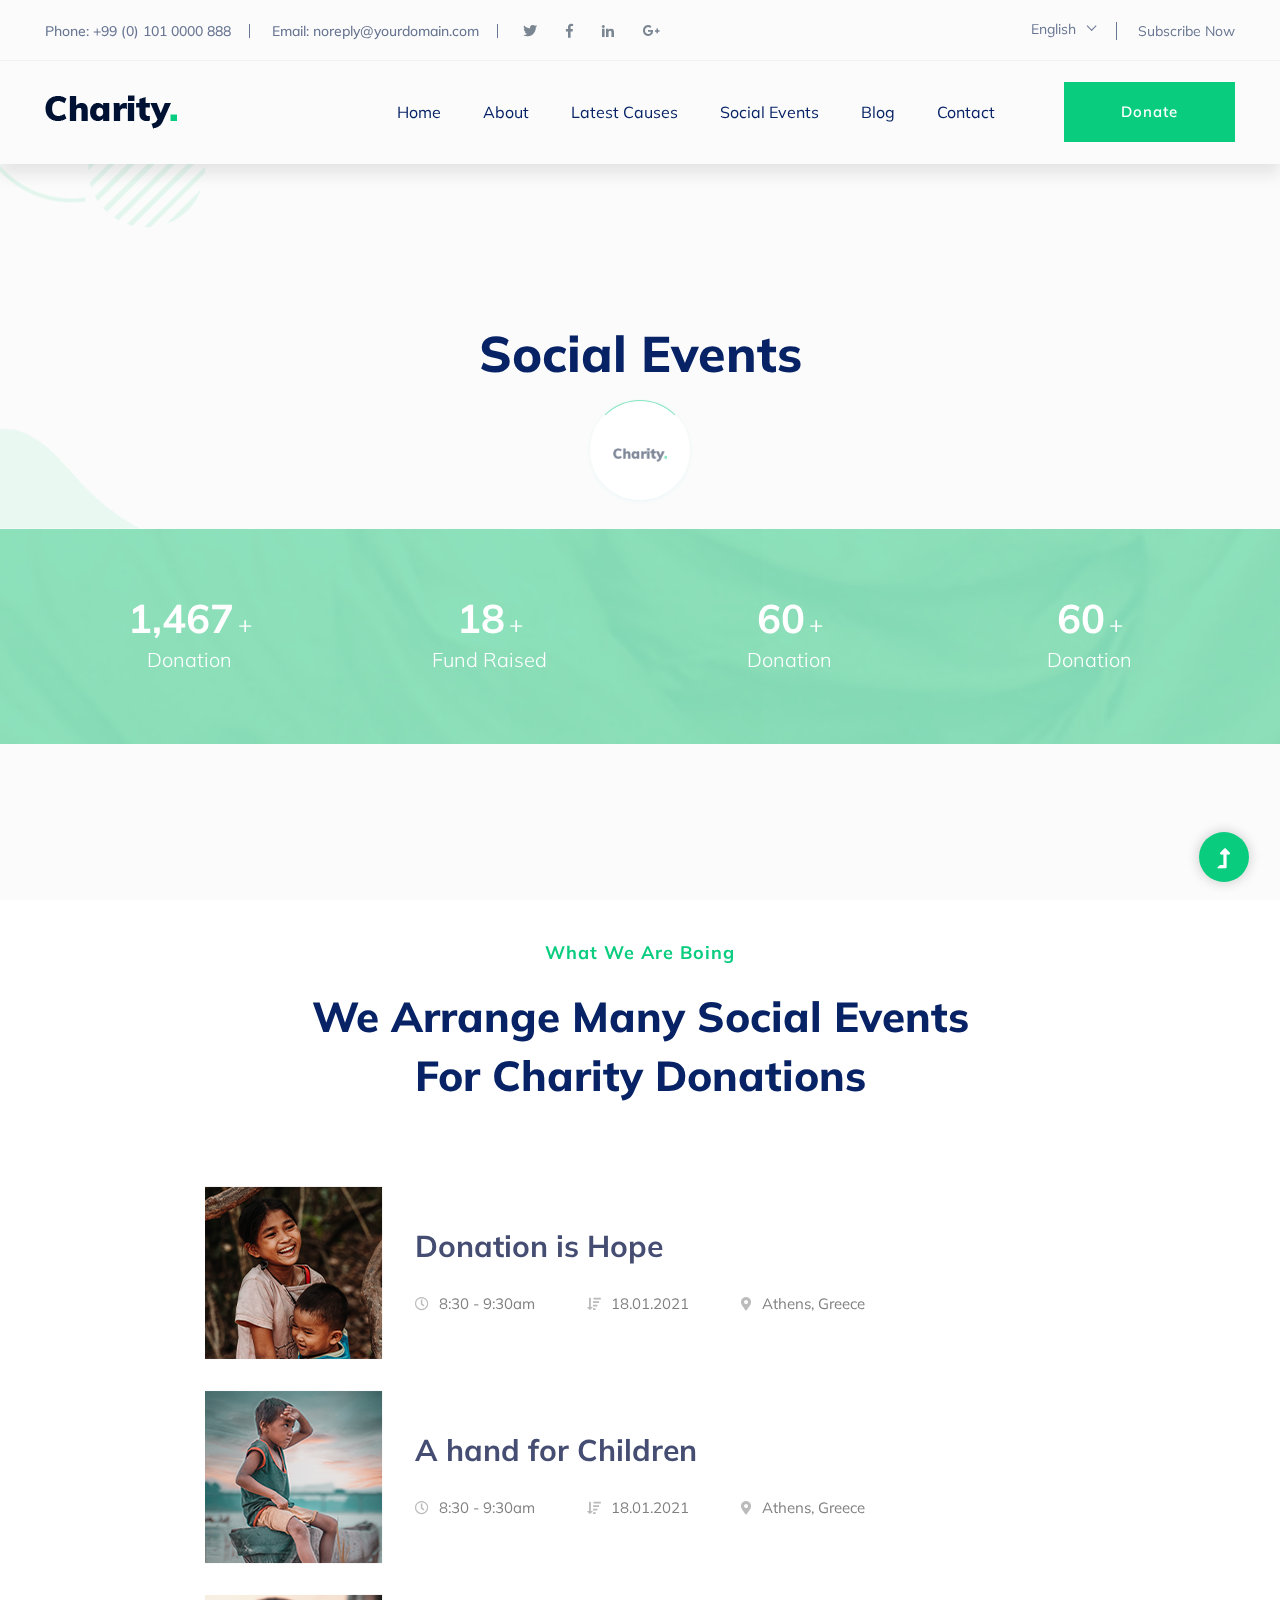
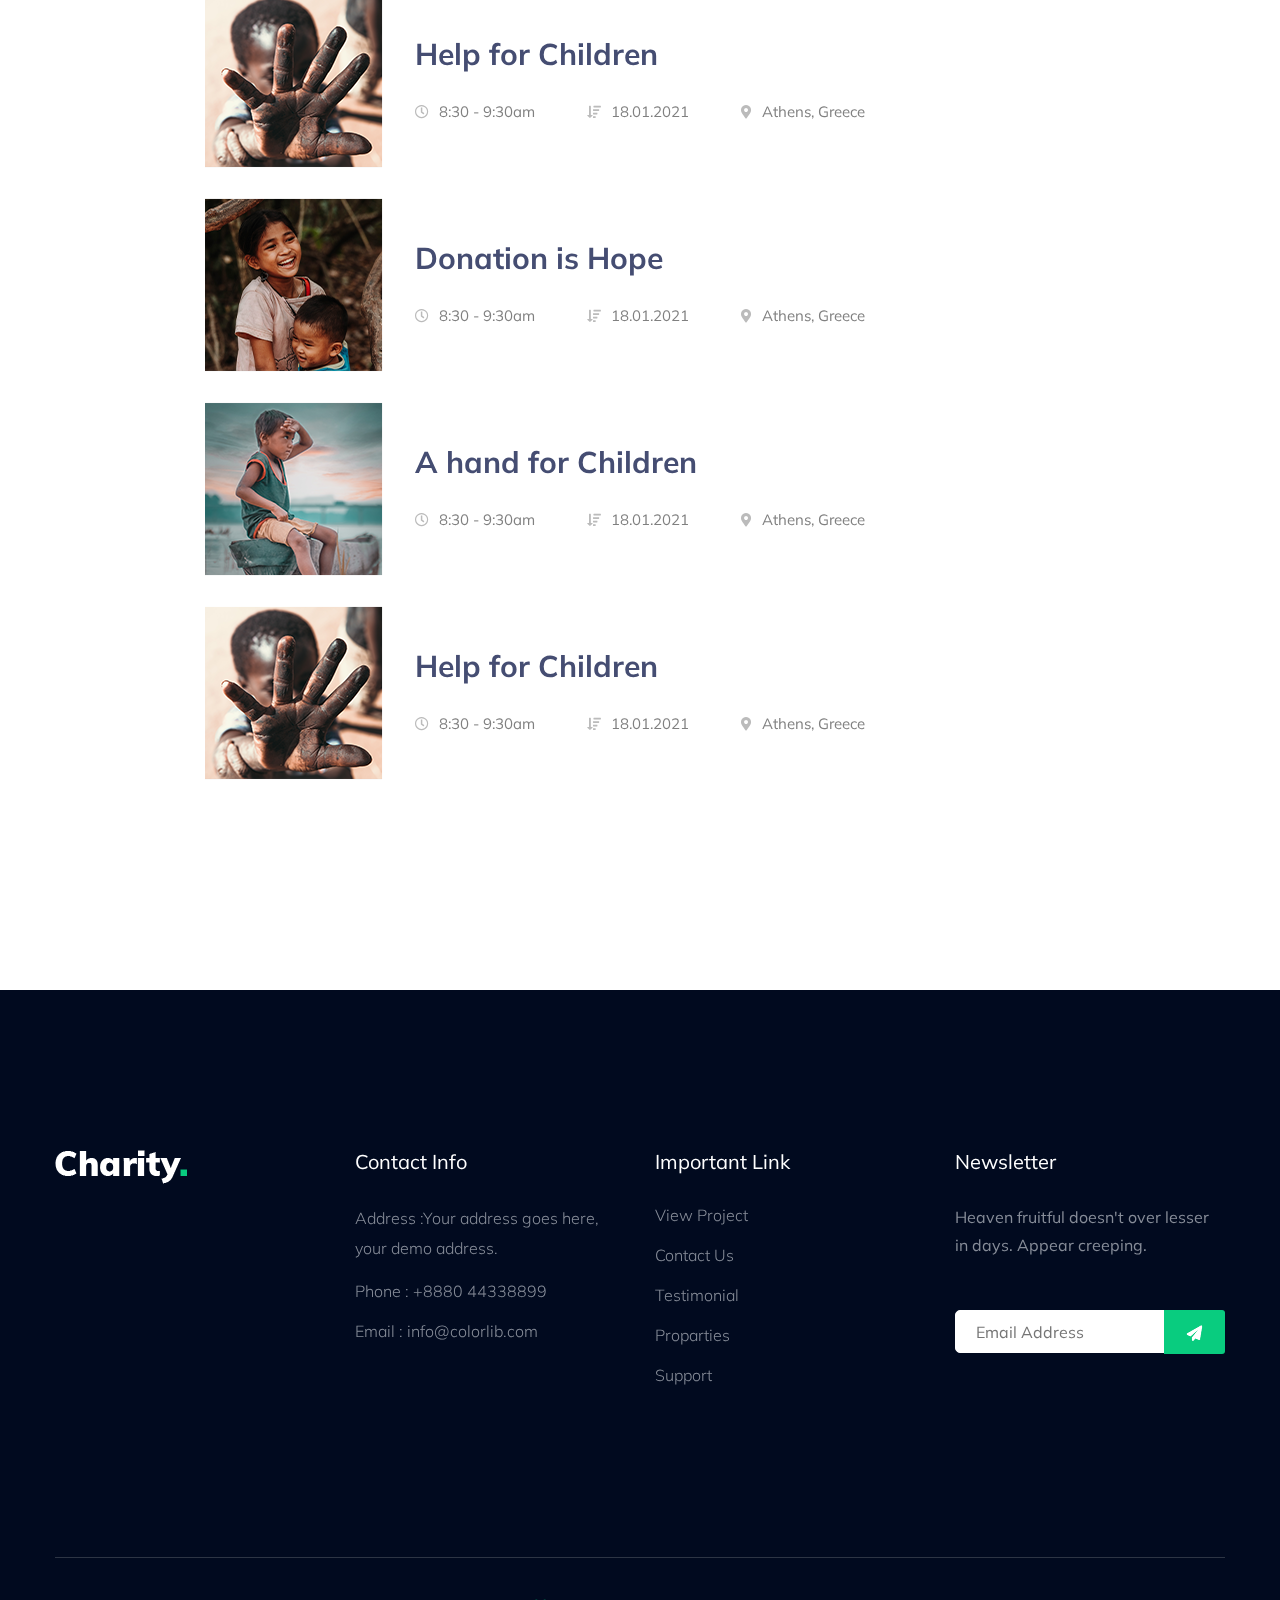
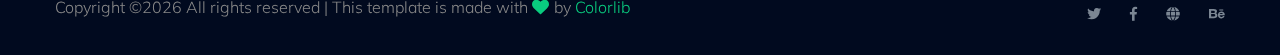
<file: events.html>
<!doctype html>
<html class="no-js" lang="zxx">
<head>
    <meta charset="utf-8">
    <meta http-equiv="x-ua-compatible" content="ie=edge">
    <title> Charity | Teamplate</title>
    <meta name="description" content="">
    <meta name="viewport" content="width=device-width, initial-scale=1">
    <link rel="manifest" href="site.webmanifest">
    <link rel="shortcut icon" type="image/x-icon" href="assets/img/favicon.ico">

	<!-- CSS here -->
	<link rel="stylesheet" href="assets/css/bootstrap.min.css">
	<link rel="stylesheet" href="assets/css/owl.carousel.min.css">
	<link rel="stylesheet" href="assets/css/slicknav.css">
    <link rel="stylesheet" href="assets/css/flaticon.css">
    <link rel="stylesheet" href="assets/css/progressbar_barfiller.css">
    <link rel="stylesheet" href="assets/css/gijgo.css">
    <link rel="stylesheet" href="assets/css/animate.min.css">
    <link rel="stylesheet" href="assets/css/animated-headline.css">
	<link rel="stylesheet" href="assets/css/magnific-popup.css">
	<link rel="stylesheet" href="assets/css/fontawesome-all.min.css">
	<link rel="stylesheet" href="assets/css/themify-icons.css">
	<link rel="stylesheet" href="assets/css/slick.css">
	<link rel="stylesheet" href="assets/css/nice-select.css">
	<link rel="stylesheet" href="assets/css/style.css">
</head>
<body>
    <!-- ? Preloader Start -->
    <div id="preloader-active">
        <div class="preloader d-flex align-items-center justify-content-center">
            <div class="preloader-inner position-relative">
                <div class="preloader-circle"></div>
                <div class="preloader-img pere-text">
                    <img src="assets/img/logo/loder.png" alt="">
                </div>
            </div>
        </div>
    </div>
    <!-- Preloader Start -->
    <header>
        <!-- Header Start -->
        <div class="header-area">
            <div class="main-header ">
                <div class="header-top d-none d-lg-block">
                    <div class="container-fluid">
                        <div class="col-xl-12">
                            <div class="row d-flex justify-content-between align-items-center">
                                <div class="header-info-left d-flex">
                                    <ul>     
                                        <li>Phone: +99 (0) 101 0000 888</li>
                                        <li>Email: noreply@yourdomain.com</li>
                                    </ul>
                                    <div class="header-social">    
                                        <ul>
                                            <li><a href="#"><i class="fab fa-twitter"></i></a></li>
                                            <li><a  href="https://www.facebook.com/sai4ull"><i class="fab fa-facebook-f"></i></a></li>
                                            <li><a href="#"><i class="fab fa-linkedin-in"></i></a></li>
                                            <li> <a href="#"><i class="fab fa-google-plus-g"></i></a></li>
                                        </ul>
                                    </div>
                                </div>
                                <div class="header-info-right d-flex align-items-center">
                                    <div class="select-this">
                                        <form action="#">
                                            <div class="select-itms">
                                                <select name="select" id="select1">
                                                    <option value="">English</option>
                                                    <option value="">Bangla</option>
                                                    <option value="">Arabic</option>
                                                    <option value="">Hindi</option>
                                                </select>
                                            </div>
                                        </form>
                                    </div>
                                    <ul class="contact-now">     
                                        <li><a href="#">Subscribe Now</a></li>
                                    </ul>
                                </div>
                            </div>
                        </div>
                    </div>
                </div>
                <div class="header-bottom  header-sticky">
                    <div class="container-fluid">
                        <div class="row align-items-center">
                            <!-- Logo -->
                            <div class="col-xl-2 col-lg-2">
                                <div class="logo">
                                    <a href="index.html"><img src="assets/img/logo/logo.png" alt=""></a>
                                </div>
                            </div>
                            <div class="col-xl-10 col-lg-10">
                                <div class="menu-wrapper  d-flex align-items-center justify-content-end">
                                    <!-- Main-menu -->
                                    <div class="main-menu d-none d-lg-block">
                                        <nav>
                                            <ul id="navigation">                                                                                          
                                                <li><a href="index.html">Home</a></li>
                                                <li><a href="about.html">About</a></li>
                                                <li><a href="program.html">latest causes</a></li>
                                                <li><a href="events.html">social events </a></li>
                                                <li><a href="blog.html">Blog</a>
                                                    <ul class="submenu">
                                                        <li><a href="blog.html">Blog</a></li>
                                                        <li><a href="blog_details.html">Blog Details</a></li>
                                                        <li><a href="elements.html">Element</a></li>
                                                    </ul>
                                                </li>
                                                <li><a href="contact.html">Contact</a></li>
                                            </ul>
                                        </nav>
                                    </div>
                                    <!-- Header-btn -->
                                    <div class="header-right-btn d-none d-lg-block ml-20">
                                        <a href="contact.html" class="btn header-btn">Donate</a>
                                    </div>
                                </div>
                            </div> 
                            <!-- Mobile Menu -->
                            <div class="col-12">
                                <div class="mobile_menu d-block d-lg-none"></div>
                            </div>
                        </div>
                    </div>
                </div>
            </div>
        </div>
        <!-- Header End -->
    </header>
    <!-- header end -->
    <main>
    <!--? Hero Start -->
    <div class="slider-area2">
        <div class="slider-height2 d-flex align-items-center">
            <div class="container">
                <div class="row">
                    <div class="col-xl-12">
                        <div class="hero-cap hero-cap2 pt-20 text-center">
                            <h2>social events </h2>
                        </div>
                    </div>
                </div>
            </div>
        </div>
    </div>
    <!-- Hero End -->
    <!--? Count Down Start -->
    <div class="count-down-area pt-25 section-bg" data-background="assets/img/gallery/section_bg02.png">
        <div class="container">
            <div class="row justify-content-center">
                <div class="col-lg-12 col-md-12">
                    <div class="count-down-wrapper" >
                        <div class="row justify-content-between">
                            <div class="col-lg-3 col-md-6 col-sm-6">
                                <!-- Counter Up -->
                                <div class="single-counter text-center">
                                    <span class="counter color-green">6,200</span>
                                    <span class="plus">+</span>
                                    <p class="color-green">Donation</p>
                                </div>
                            </div>
                            <div class="col-lg-3 col-md-6 col-sm-6">
                                <!-- Counter Up -->
                                <div class="single-counter text-center">
                                    <span class="counter color-green">80</span>
                                    <span class="plus">+</span>
                                    <p class="color-green">Fund Raised</p>
                                </div>
                            </div>
                            <div class="col-lg-3 col-md-6 col-sm-6">
                                <!-- Counter Up -->
                                <div class="single-counter text-center">
                                    <span class="counter color-green">256</span>
                                    <span class="plus">+</span>
                                    <p class="color-green">Donation</p>
                                </div>
                            </div>
                            <div class="col-lg-3 col-md-6 col-sm-6">
                                <!-- Counter Up -->
                                <div class="single-counter text-center">
                                    <span class="counter color-green">256</span>
                                    <span class="plus">+</span>
                                    <p class="color-green">Donation</p>
                                </div>
                            </div>
                        </div>
                    </div>
                </div>
            </div>
        </div>
    </div>
    <!-- Count Down End -->
    <!-- Featured_job_start -->
    <section class="featured-job-area section-padding30 section-bg2" data-background="assets/img/gallery/section_bg03.png">
        <div class="container">
            <div class="row justify-content-center">
                <div class="col-xl-7 col-lg-9 col-md-10 col-sm-12">
                    <!-- Section Tittle -->
                    <div class="section-tittle text-center mb-80">
                        <span>What we are boing</span>
                        <h2>We arrange many social events for charity donations</h2>
                    </div>
                </div>
            </div>
            <div class="row justify-content-center">
                <div class="col-lg-9 col-md-12">
                    <!-- single-job-content -->
                    <div class="single-job-items mb-30">
                        <div class="job-items">
                            <div class="company-img">
                                <a href="#"><img src="assets/img/gallery/socialEvents1.png" alt=""></a>
                            </div>
                            <div class="job-tittle">
                                <a href="#"><h4>Donation is Hope</h4></a>
                                <ul>
                                    <li><i class="far fa-clock"></i>8:30 - 9:30am</li>
                                    <li><i class="fas fa-sort-amount-down"></i>18.01.2021</li>
                                    <li><i class="fas fa-map-marker-alt"></i>Athens, Greece</li>
                                </ul>
                            </div>
                        </div>
                    </div>
                </div>
                <div class="col-lg-9 col-md-12">
                    <!-- single-job-content -->
                    <div class="single-job-items mb-30">
                        <div class="job-items">
                            <div class="company-img">
                                <a href="#"><img src="assets/img/gallery/socialEvents2.png" alt=""></a>
                            </div>
                            <div class="job-tittle">
                                <a href="#"><h4>A hand for Children</h4></a>
                                <ul>
                                    <li><i class="far fa-clock"></i>8:30 - 9:30am</li>
                                    <li><i class="fas fa-sort-amount-down"></i>18.01.2021</li>
                                    <li><i class="fas fa-map-marker-alt"></i>Athens, Greece</li>
                                </ul>
                            </div>
                        </div>
                    </div>
                </div>
                <div class="col-lg-9 col-md-12">
                    <!-- single-job-content -->
                    <div class="single-job-items mb-30">
                        <div class="job-items">
                            <div class="company-img">
                                <a href="#"><img src="assets/img/gallery/socialEvents3.png" alt=""></a>
                            </div>
                            <div class="job-tittle">
                                <a href="#"><h4>Help for Children</h4></a>
                                <ul>
                                    <li><i class="far fa-clock"></i>8:30 - 9:30am</li>
                                    <li><i class="fas fa-sort-amount-down"></i>18.01.2021</li>
                                    <li><i class="fas fa-map-marker-alt"></i>Athens, Greece</li>
                                </ul>
                            </div>
                        </div>
                    </div>
                </div>
                <div class="col-lg-9 col-md-12">
                    <!-- single-job-content -->
                    <div class="single-job-items mb-30">
                        <div class="job-items">
                            <div class="company-img">
                                <a href="#"><img src="assets/img/gallery/socialEvents1.png" alt=""></a>
                            </div>
                            <div class="job-tittle">
                                <a href="#"><h4>Donation is Hope</h4></a>
                                <ul>
                                    <li><i class="far fa-clock"></i>8:30 - 9:30am</li>
                                    <li><i class="fas fa-sort-amount-down"></i>18.01.2021</li>
                                    <li><i class="fas fa-map-marker-alt"></i>Athens, Greece</li>
                                </ul>
                            </div>
                        </div>
                    </div>
                </div>
                <div class="col-lg-9 col-md-12">
                    <!-- single-job-content -->
                    <div class="single-job-items mb-30">
                        <div class="job-items">
                            <div class="company-img">
                                <a href="#"><img src="assets/img/gallery/socialEvents2.png" alt=""></a>
                            </div>
                            <div class="job-tittle">
                                <a href="#"><h4>A hand for Children</h4></a>
                                <ul>
                                    <li><i class="far fa-clock"></i>8:30 - 9:30am</li>
                                    <li><i class="fas fa-sort-amount-down"></i>18.01.2021</li>
                                    <li><i class="fas fa-map-marker-alt"></i>Athens, Greece</li>
                                </ul>
                            </div>
                        </div>
                    </div>
                </div>
                <div class="col-lg-9 col-md-12">
                    <!-- single-job-content -->
                    <div class="single-job-items mb-30">
                        <div class="job-items">
                            <div class="company-img">
                                <a href="#"><img src="assets/img/gallery/socialEvents3.png" alt=""></a>
                            </div>
                            <div class="job-tittle">
                                <a href="#"><h4>Help for Children</h4></a>
                                <ul>
                                    <li><i class="far fa-clock"></i>8:30 - 9:30am</li>
                                    <li><i class="fas fa-sort-amount-down"></i>18.01.2021</li>
                                    <li><i class="fas fa-map-marker-alt"></i>Athens, Greece</li>
                                </ul>
                            </div>
                        </div>
                    </div>
                </div>
            </div>
        </div>
    </section>
    <!-- Featured_job_end -->
    </main>
    <footer>
        <div class="footer-wrapper section-bg2" data-background="assets/img/gallery/footer_bg.png">
            <!-- Footer Top-->
            <div class="footer-area footer-padding">
                <div class="container">
                    <div class="row d-flex justify-content-between">
                        <div class="col-xl-3 col-lg-3 col-md-4 col-sm-6">
                            <div class="single-footer-caption mb-50">
                                <div class="single-footer-caption mb-30">
                                    <div class="footer-tittle">
                                        <div class="footer-logo mb-20">
                                            <a href="index.html"><img src="assets/img/logo/logo2_footer.png" alt=""></a>
                                        </div>
                                    </div>
                                </div>
                            </div>
                        </div>
                        <div class="col-xl-3 col-lg-3 col-md-4 col-sm-5">
                            <div class="single-footer-caption mb-50">
                                <div class="footer-tittle">
                                    <h4>Contact Info</h4>
                                    <ul>
                                        <li>
                                            <p>Address :Your address goes here, your demo address.</p>
                                        </li>
                                        <li><a href="#">Phone : +8880 44338899</a></li>
                                        <li><a href="#">Email : info@colorlib.com</a></li>
                                    </ul>
                                </div>
                            </div>
                        </div>
                        <div class="col-xl-3 col-lg-3 col-md-4 col-sm-5">
                            <div class="single-footer-caption mb-50">
                                <div class="footer-tittle">
                                    <h4>Important Link</h4>
                                    <ul>
                                        <li><a href="#"> View Project</a></li>
                                        <li><a href="#">Contact Us</a></li>
                                        <li><a href="#">Testimonial</a></li>
                                        <li><a href="#">Proparties</a></li>
                                        <li><a href="#">Support</a></li>
                                    </ul>
                                </div>
                            </div>
                        </div>
                        <div class="col-xl-3 col-lg-3 col-md-4 col-sm-5">
                            <div class="single-footer-caption mb-50">
                                <div class="footer-tittle">
                                    <h4>Newsletter</h4>
                                    <div class="footer-pera footer-pera2">
                                    <p>Heaven fruitful doesn't over lesser in days. Appear creeping.</p>
                                </div>
                                <!-- Form -->
                                <div class="footer-form" >
                                    <div id="mc_embed_signup">
                                        <form target="_blank" action="https://spondonit.us12.list-manage.com/subscribe/post?u=1462626880ade1ac87bd9c93a&amp;id=92a4423d01"
                                        method="get" class="subscribe_form relative mail_part">
                                            <input type="email" name="email" id="newsletter-form-email" placeholder="Email Address"
                                            class="placeholder hide-on-focus" onfocus="this.placeholder = ''"
                                            onblur="this.placeholder = ' Email Address '">
                                            <div class="form-icon">
                                                <button type="submit" name="submit" id="newsletter-submit"
                                                class="email_icon newsletter-submit button-contactForm"><img src="assets/img/gallery/form.png" alt=""></button>
                                            </div>
                                            <div class="mt-10 info"></div>
                                        </form>
                                    </div>
                                </div>
                                </div>
                            </div>
                        </div>
                    </div>
                </div>
            </div>
            <!-- footer-bottom -->
            <div class="footer-bottom-area">
                <div class="container">
                    <div class="footer-border">
                        <div class="row d-flex justify-content-between align-items-center">
                            <div class="col-xl-10 col-lg-9 ">
                                <div class="footer-copy-right">
                                    <p><!-- Link back to Colorlib can't be removed. Template is licensed under CC BY 3.0. -->
  Copyright &copy;<script>document.write(new Date().getFullYear());</script> All rights reserved | This template is made with <i class="fa fa-heart" aria-hidden="true"></i> by <a href="https://colorlib.com" target="_blank">Colorlib</a>
  <!-- Link back to Colorlib can't be removed. Template is licensed under CC BY 3.0. --></p>
                                </div>
                            </div>
                            <div class="col-xl-2 col-lg-3">
                                <div class="footer-social f-right">
                                    <a href="#"><i class="fab fa-twitter"></i></a>
                                    <a  href="https://www.facebook.com/sai4ull"><i class="fab fa-facebook-f"></i></a>
                                    <a href="#"><i class="fas fa-globe"></i></a>
                                    <a href="#"><i class="fab fa-behance"></i></a>
                                </div>
                            </div>
                        </div>
                    </div>
                </div>
            </div>
        </div>
    </footer>

    <!-- Scroll Up -->
    <div id="back-top" >
        <a title="Go to Top" href="#"> <i class="fas fa-level-up-alt"></i></a>
    </div>

    <!-- JS here -->

    <script src="./assets/js/vendor/modernizr-3.5.0.min.js"></script>
    <!-- Jquery, Popper, Bootstrap -->
    <script src="./assets/js/vendor/jquery-1.12.4.min.js"></script>
    <script src="./assets/js/popper.min.js"></script>
    <script src="./assets/js/bootstrap.min.js"></script>
    <!-- Jquery Mobile Menu -->
    <script src="./assets/js/jquery.slicknav.min.js"></script>

    <!-- Jquery Slick , Owl-Carousel Plugins -->
    <script src="./assets/js/owl.carousel.min.js"></script>
    <script src="./assets/js/slick.min.js"></script>
    <!-- One Page, Animated-HeadLin -->
    <script src="./assets/js/wow.min.js"></script>
    <script src="./assets/js/animated.headline.js"></script>
    <script src="./assets/js/jquery.magnific-popup.js"></script>

    <!-- Date Picker -->
    <script src="./assets/js/gijgo.min.js"></script>
    <!-- Nice-select, sticky -->
    <script src="./assets/js/jquery.nice-select.min.js"></script>
    <script src="./assets/js/jquery.sticky.js"></script>
    <!-- Progress -->
    <script src="./assets/js/jquery.barfiller.js"></script>
    
    <!-- counter , waypoint,Hover Direction -->
    <script src="./assets/js/jquery.counterup.min.js"></script>
    <script src="./assets/js/waypoints.min.js"></script>
    <script src="./assets/js/jquery.countdown.min.js"></script>
    <script src="./assets/js/hover-direction-snake.min.js"></script>

    <!-- contact js -->
    <script src="./assets/js/contact.js"></script>
    <script src="./assets/js/jquery.form.js"></script>
    <script src="./assets/js/jquery.validate.min.js"></script>
    <script src="./assets/js/mail-script.js"></script>
    <script src="./assets/js/jquery.ajaxchimp.min.js"></script>
    
    <!-- Jquery Plugins, main Jquery -->	
    <script src="./assets/js/plugins.js"></script>
    <script src="./assets/js/main.js"></script>
    
    </body>
</html>
</file>
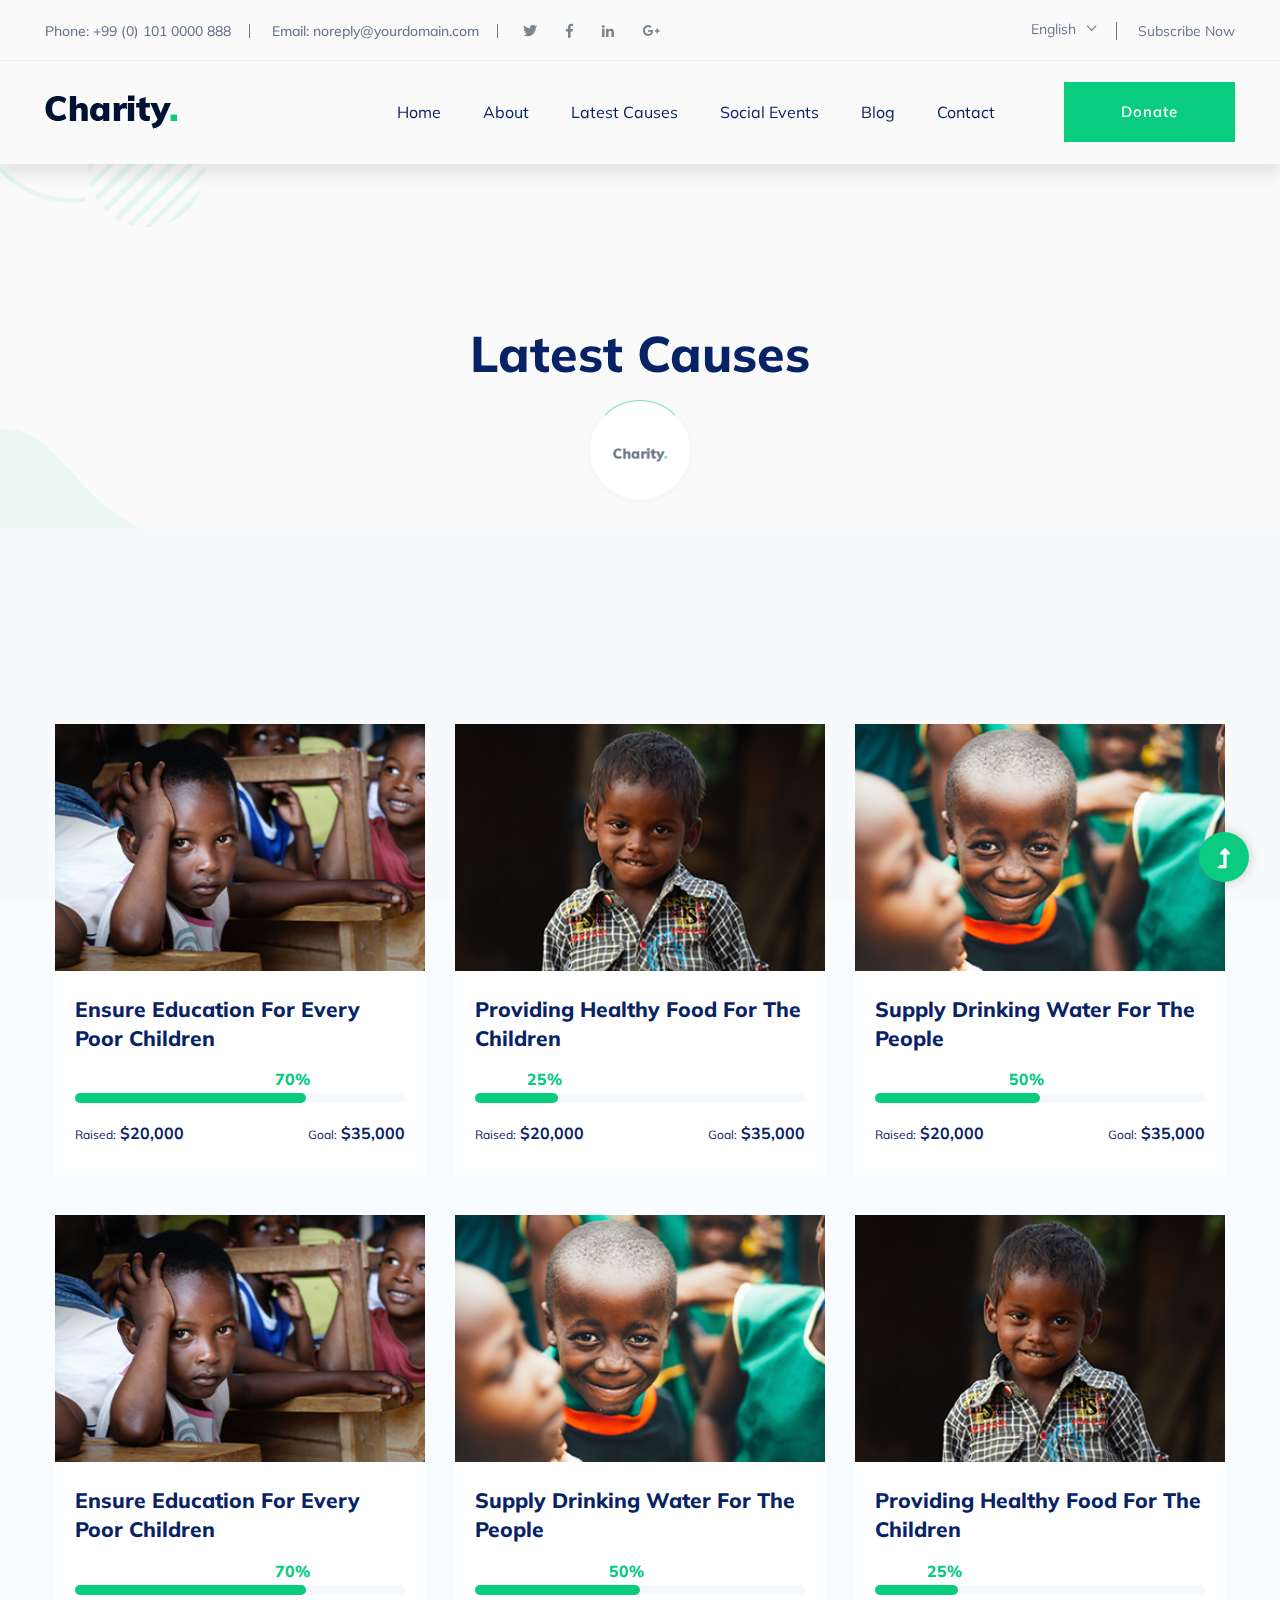
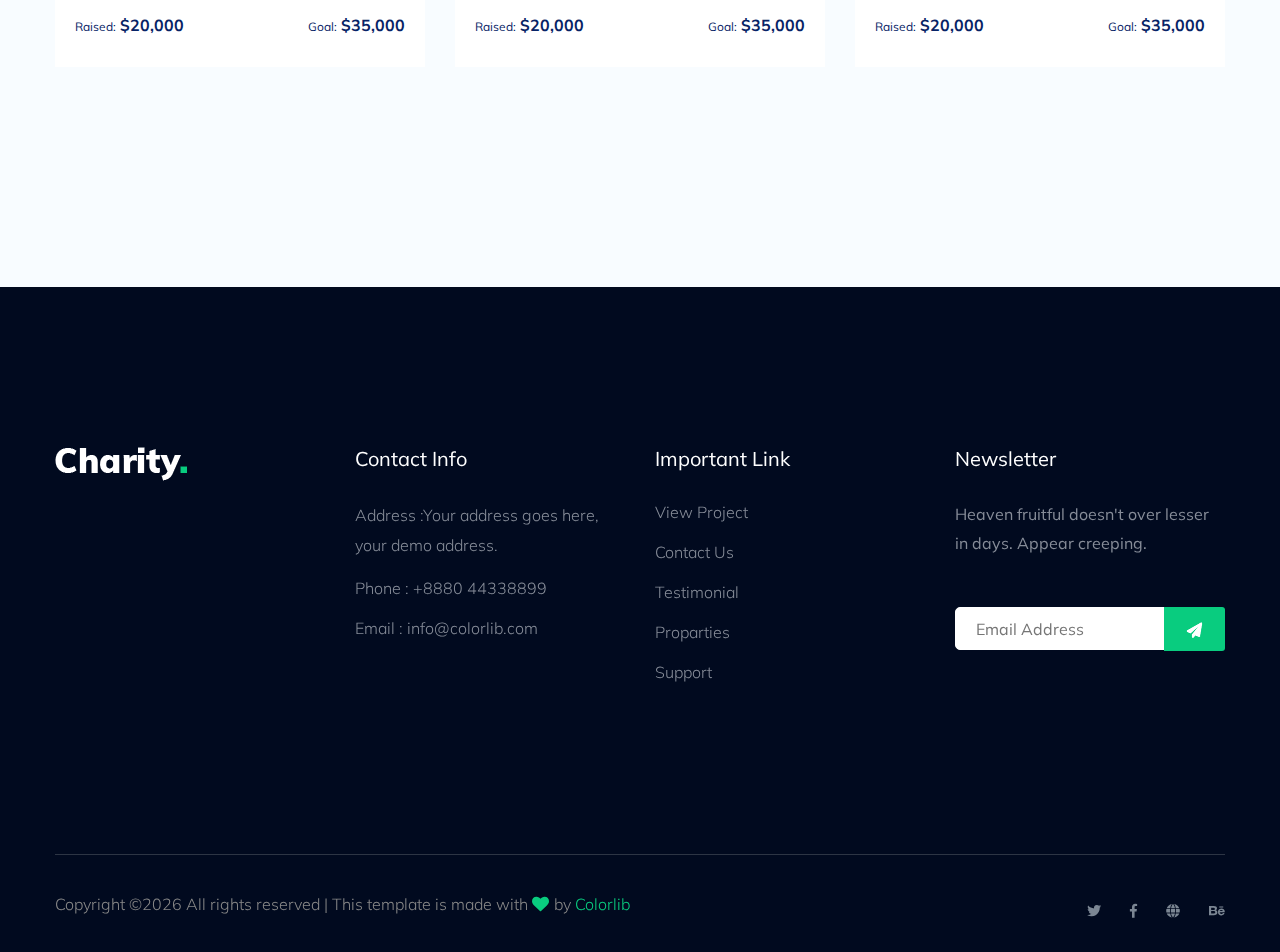
<file: program.html>
<!doctype html>
<html class="no-js" lang="zxx">
<head>
    <meta charset="utf-8">
    <meta http-equiv="x-ua-compatible" content="ie=edge">
    <title> Charity | Teamplate</title>
    <meta name="description" content="">
    <meta name="viewport" content="width=device-width, initial-scale=1">
    <link rel="manifest" href="site.webmanifest">
    <link rel="shortcut icon" type="image/x-icon" href="assets/img/favicon.ico">

	<!-- CSS here -->
	<link rel="stylesheet" href="assets/css/bootstrap.min.css">
	<link rel="stylesheet" href="assets/css/owl.carousel.min.css">
	<link rel="stylesheet" href="assets/css/slicknav.css">
    <link rel="stylesheet" href="assets/css/flaticon.css">
    <link rel="stylesheet" href="assets/css/progressbar_barfiller.css">
    <link rel="stylesheet" href="assets/css/gijgo.css">
    <link rel="stylesheet" href="assets/css/animate.min.css">
    <link rel="stylesheet" href="assets/css/animated-headline.css">
	<link rel="stylesheet" href="assets/css/magnific-popup.css">
	<link rel="stylesheet" href="assets/css/fontawesome-all.min.css">
	<link rel="stylesheet" href="assets/css/themify-icons.css">
	<link rel="stylesheet" href="assets/css/slick.css">
	<link rel="stylesheet" href="assets/css/nice-select.css">
	<link rel="stylesheet" href="assets/css/style.css">
</head>
<body>
    <!-- ? Preloader Start -->
    <div id="preloader-active">
        <div class="preloader d-flex align-items-center justify-content-center">
            <div class="preloader-inner position-relative">
                <div class="preloader-circle"></div>
                <div class="preloader-img pere-text">
                    <img src="assets/img/logo/loder.png" alt="">
                </div>
            </div>
        </div>
    </div>
    <!-- Preloader Start -->
    <header>
        <!-- Header Start -->
        <div class="header-area">
            <div class="main-header ">
                <div class="header-top d-none d-lg-block">
                    <div class="container-fluid">
                        <div class="col-xl-12">
                            <div class="row d-flex justify-content-between align-items-center">
                                <div class="header-info-left d-flex">
                                    <ul>     
                                        <li>Phone: +99 (0) 101 0000 888</li>
                                        <li>Email: noreply@yourdomain.com</li>
                                    </ul>
                                    <div class="header-social">    
                                        <ul>
                                            <li><a href="#"><i class="fab fa-twitter"></i></a></li>
                                            <li><a  href="https://www.facebook.com/sai4ull"><i class="fab fa-facebook-f"></i></a></li>
                                            <li><a href="#"><i class="fab fa-linkedin-in"></i></a></li>
                                            <li> <a href="#"><i class="fab fa-google-plus-g"></i></a></li>
                                        </ul>
                                    </div>
                                </div>
                                <div class="header-info-right d-flex align-items-center">
                                    <div class="select-this">
                                        <form action="#">
                                            <div class="select-itms">
                                                <select name="select" id="select1">
                                                    <option value="">English</option>
                                                    <option value="">Bangla</option>
                                                    <option value="">Arabic</option>
                                                    <option value="">Hindi</option>
                                                </select>
                                            </div>
                                        </form>
                                    </div>
                                    <ul class="contact-now">     
                                        <li><a href="#">Subscribe Now</a></li>
                                    </ul>
                                </div>
                            </div>
                        </div>
                    </div>
                </div>
                <div class="header-bottom  header-sticky">
                    <div class="container-fluid">
                        <div class="row align-items-center">
                            <!-- Logo -->
                            <div class="col-xl-2 col-lg-2">
                                <div class="logo">
                                    <a href="index.html"><img src="assets/img/logo/logo.png" alt=""></a>
                                </div>
                            </div>
                            <div class="col-xl-10 col-lg-10">
                                <div class="menu-wrapper  d-flex align-items-center justify-content-end">
                                    <!-- Main-menu -->
                                    <div class="main-menu d-none d-lg-block">
                                        <nav>
                                            <ul id="navigation">                                                                                          
                                                <li><a href="index.html">Home</a></li>
                                                <li><a href="about.html">About</a></li>
                                                <li><a href="program.html">latest causes</a></li>
                                                <li><a href="events.html">social events </a></li>
                                                <li><a href="blog.html">Blog</a>
                                                    <ul class="submenu">
                                                        <li><a href="blog.html">Blog</a></li>
                                                        <li><a href="blog_details.html">Blog Details</a></li>
                                                        <li><a href="elements.html">Element</a></li>
                                                    </ul>
                                                </li>
                                                <li><a href="contact.html">Contact</a></li>
                                            </ul>
                                        </nav>
                                    </div>
                                    <!-- Header-btn -->
                                    <div class="header-right-btn d-none d-lg-block ml-20">
                                        <a href="contact.html" class="btn header-btn">Donate</a>
                                    </div>
                                </div>
                            </div> 
                            <!-- Mobile Menu -->
                            <div class="col-12">
                                <div class="mobile_menu d-block d-lg-none"></div>
                            </div>
                        </div>
                    </div>
                </div>
            </div>
        </div>
        <!-- Header End -->
    </header>
    <!-- header end -->
    <main>
    <!--? Hero Start -->
    <div class="slider-area2">
        <div class="slider-height2 d-flex align-items-center">
            <div class="container">
                <div class="row">
                    <div class="col-xl-12">
                        <div class="hero-cap hero-cap2 pt-20 text-center">
                            <h2>latest causes </h2>
                        </div>
                    </div>
                </div>
            </div>
        </div>
    </div>
    <!-- Hero End -->
    <!-- Our Cases Start -->
    <div class="our-cases-area section-padding30">
        <div class="container">
            <div class="row">
                <div class="col-lg-4 col-md-6 col-sm-6">
                    <div class="single-cases mb-40">
                        <div class="cases-img">
                            <img src="assets/img/gallery/case1.png" alt="">
                        </div>
                        <div class="cases-caption">
                            <h3><a href="#">Ensure Education For Every Poor Children</a></h3>
                            <!-- Progress Bar -->
                            <div class="single-skill mb-15">
                                <div class="bar-progress">
                                    <div id="bar1" class="barfiller">
                                        <div class="tipWrap">
                                            <span class="tip"></span>
                                        </div>
                                        <span class="fill" data-percentage="70"></span>
                                    </div>
                                </div>
                            </div>
                            <!-- / progress -->
                            <div class="prices d-flex justify-content-between">
                                <p>Raised:<span> $20,000</span></p>
                                <p>Goal:<span> $35,000</span></p>
                            </div>
                        </div>
                    </div>
                </div>
                <div class="col-lg-4 col-md-6 col-sm-6">
                    <div class="single-cases mb-40">
                        <div class="cases-img">
                            <img src="assets/img/gallery/case2.png" alt="">
                        </div>
                        <div class="cases-caption">
                            <h3><a href="#">Providing Healthy Food For The Children</a></h3>
                            <!-- Progress Bar -->
                            <div class="single-skill mb-15">
                                <div class="bar-progress">
                                    <div id="bar2" class="barfiller">
                                        <div class="tipWrap">
                                            <span class="tip"></span>
                                        </div>
                                        <span class="fill" data-percentage="25"></span>
                                    </div>
                                </div>
                            </div>
                            <!-- / progress -->
                            <div class="prices d-flex justify-content-between">
                                <p>Raised:<span> $20,000</span></p>
                                <p>Goal:<span> $35,000</span></p>
                            </div>
                        </div>
                    </div>
                </div>
                <div class="col-lg-4 col-md-6 col-sm-6">
                    <div class="single-cases mb-40">
                        <div class="cases-img">
                            <img src="assets/img/gallery/case3.png" alt="">
                        </div>
                        <div class="cases-caption">
                            <h3><a href="#">Supply Drinking Water For  The People</a></h3>
                            <!-- Progress Bar -->
                            <div class="single-skill mb-15">
                                <div class="bar-progress">
                                    <div id="bar3" class="barfiller">
                                        <div class="tipWrap">
                                            <span class="tip"></span>
                                        </div>
                                        <span class="fill" data-percentage="50"></span>
                                    </div>
                                </div>
                            </div>
                            <!-- / progress -->
                            <div class="prices d-flex justify-content-between">
                                <p>Raised:<span> $20,000</span></p>
                                <p>Goal:<span> $35,000</span></p>
                            </div>
                        </div>
                    </div>
                </div>
                <div class="col-lg-4 col-md-6 col-sm-6">
                    <div class="single-cases mb-40">
                        <div class="cases-img">
                            <img src="assets/img/gallery/case1.png" alt="">
                        </div>
                        <div class="cases-caption">
                            <h3><a href="#">Ensure Education For Every Poor Children</a></h3>
                            <!-- Progress Bar -->
                            <div class="single-skill mb-15">
                                <div class="bar-progress">
                                    <div id="bar4" class="barfiller">
                                        <div class="tipWrap">
                                            <span class="tip"></span>
                                        </div>
                                        <span class="fill" data-percentage="70"></span>
                                    </div>
                                </div>
                            </div>
                            <!-- / progress -->
                            <div class="prices d-flex justify-content-between">
                                <p>Raised:<span> $20,000</span></p>
                                <p>Goal:<span> $35,000</span></p>
                            </div>
                        </div>
                    </div>
                </div>
                <div class="col-lg-4 col-md-6 col-sm-6">
                    <div class="single-cases mb-40">
                        <div class="cases-img">
                            <img src="assets/img/gallery/case3.png" alt="">
                        </div>
                        <div class="cases-caption">
                            <h3><a href="#">Supply Drinking Water For  The People</a></h3>
                            <!-- Progress Bar -->
                            <div class="single-skill mb-15">
                                <div class="bar-progress">
                                    <div id="bar5" class="barfiller">
                                        <div class="tipWrap">
                                            <span class="tip"></span>
                                        </div>
                                        <span class="fill" data-percentage="50"></span>
                                    </div>
                                </div>
                            </div>
                            <!-- / progress -->
                            <div class="prices d-flex justify-content-between">
                                <p>Raised:<span> $20,000</span></p>
                                <p>Goal:<span> $35,000</span></p>
                            </div>
                        </div>
                    </div>
                </div>
                <div class="col-lg-4 col-md-6 col-sm-6">
                    <div class="single-cases mb-40">
                        <div class="cases-img">
                            <img src="assets/img/gallery/case2.png" alt="">
                        </div>
                        <div class="cases-caption">
                            <h3><a href="#">Providing Healthy Food For The Children</a></h3>
                            <!-- Progress Bar -->
                            <div class="single-skill mb-15">
                                <div class="bar-progress">
                                    <div id="bar6" class="barfiller">
                                        <div class="tipWrap">
                                            <span class="tip"></span>
                                        </div>
                                        <span class="fill" data-percentage="25"></span>
                                    </div>
                                </div>
                            </div>
                            <!-- / progress -->
                            <div class="prices d-flex justify-content-between">
                                <p>Raised:<span> $20,000</span></p>
                                <p>Goal:<span> $35,000</span></p>
                            </div>
                        </div>
                    </div>
                </div>
            </div>
        </div>
    </div>
    <!-- Our Cases End -->
    </main>
    <footer>
        <div class="footer-wrapper section-bg2" data-background="assets/img/gallery/footer_bg.png">
            <!-- Footer Top-->
            <div class="footer-area footer-padding">
                <div class="container">
                    <div class="row d-flex justify-content-between">
                        <div class="col-xl-3 col-lg-3 col-md-4 col-sm-6">
                        <div class="single-footer-caption mb-50">
                            <div class="single-footer-caption mb-30">
                                <div class="footer-tittle">
                                    <div class="footer-logo mb-20">
                                        <a href="index.html"><img src="assets/img/logo/logo2_footer.png" alt=""></a>
                                    </div>
                                </div>
                            </div>
                        </div>
                        </div>
                        <div class="col-xl-3 col-lg-3 col-md-4 col-sm-5">
                            <div class="single-footer-caption mb-50">
                                <div class="footer-tittle">
                                    <h4>Contact Info</h4>
                                    <ul>
                                        <li>
                                            <p>Address :Your address goes here, your demo address.</p>
                                        </li>
                                        <li><a href="#">Phone : +8880 44338899</a></li>
                                        <li><a href="#">Email : info@colorlib.com</a></li>
                                    </ul>
                                </div>

                            </div>
                        </div>
                        <div class="col-xl-3 col-lg-3 col-md-4 col-sm-5">
                            <div class="single-footer-caption mb-50">
                                <div class="footer-tittle">
                                    <h4>Important Link</h4>
                                    <ul>
                                        <li><a href="#"> View Project</a></li>
                                        <li><a href="#">Contact Us</a></li>
                                        <li><a href="#">Testimonial</a></li>
                                        <li><a href="#">Proparties</a></li>
                                        <li><a href="#">Support</a></li>
                                    </ul>
                                </div>
                            </div>
                        </div>
                        <div class="col-xl-3 col-lg-3 col-md-4 col-sm-5">
                            <div class="single-footer-caption mb-50">
                                <div class="footer-tittle">
                                    <h4>Newsletter</h4>
                                    <div class="footer-pera footer-pera2">
                                    <p>Heaven fruitful doesn't over lesser in days. Appear creeping.</p>
                                </div>
                                <!-- Form -->
                                <div class="footer-form" >
                                    <div id="mc_embed_signup">
                                        <form target="_blank" action="https://spondonit.us12.list-manage.com/subscribe/post?u=1462626880ade1ac87bd9c93a&amp;id=92a4423d01"
                                        method="get" class="subscribe_form relative mail_part">
                                            <input type="email" name="email" id="newsletter-form-email" placeholder="Email Address"
                                            class="placeholder hide-on-focus" onfocus="this.placeholder = ''"
                                            onblur="this.placeholder = ' Email Address '">
                                            <div class="form-icon">
                                                <button type="submit" name="submit" id="newsletter-submit"
                                                class="email_icon newsletter-submit button-contactForm"><img src="assets/img/gallery/form.png" alt=""></button>
                                            </div>
                                            <div class="mt-10 info"></div>
                                        </form>
                                    </div>
                                </div>
                                </div>
                            </div>
                        </div>
                    </div>
                </div>
            </div>
            <!-- footer-bottom -->
            <div class="footer-bottom-area">
                <div class="container">
                    <div class="footer-border">
                        <div class="row d-flex justify-content-between align-items-center">
                            <div class="col-xl-10 col-lg-9 ">
                                <div class="footer-copy-right">
                                    <p><!-- Link back to Colorlib can't be removed. Template is licensed under CC BY 3.0. -->
  Copyright &copy;<script>document.write(new Date().getFullYear());</script> All rights reserved | This template is made with <i class="fa fa-heart" aria-hidden="true"></i> by <a href="https://colorlib.com" target="_blank">Colorlib</a>
  <!-- Link back to Colorlib can't be removed. Template is licensed under CC BY 3.0. --></p>
                                </div>
                            </div>
                            <div class="col-xl-2 col-lg-3">
                                <div class="footer-social f-right">
                                    <a href="#"><i class="fab fa-twitter"></i></a>
                                    <a  href="https://www.facebook.com/sai4ull"><i class="fab fa-facebook-f"></i></a>
                                    <a href="#"><i class="fas fa-globe"></i></a>
                                    <a href="#"><i class="fab fa-behance"></i></a>
                                </div>
                            </div>
                        </div>
                    </div>
                </div>
            </div>
        </div>
    </footer>

    <!-- Scroll Up -->
    <div id="back-top" >
        <a title="Go to Top" href="#"> <i class="fas fa-level-up-alt"></i></a>
    </div>

    <!-- JS here -->

    <script src="./assets/js/vendor/modernizr-3.5.0.min.js"></script>
    <!-- Jquery, Popper, Bootstrap -->
    <script src="./assets/js/vendor/jquery-1.12.4.min.js"></script>
    <script src="./assets/js/popper.min.js"></script>
    <script src="./assets/js/bootstrap.min.js"></script>
    <!-- Jquery Mobile Menu -->
    <script src="./assets/js/jquery.slicknav.min.js"></script>

    <!-- Jquery Slick , Owl-Carousel Plugins -->
    <script src="./assets/js/owl.carousel.min.js"></script>
    <script src="./assets/js/slick.min.js"></script>
    <!-- One Page, Animated-HeadLin -->
    <script src="./assets/js/wow.min.js"></script>
    <script src="./assets/js/animated.headline.js"></script>
    <script src="./assets/js/jquery.magnific-popup.js"></script>

    <!-- Date Picker -->
    <script src="./assets/js/gijgo.min.js"></script>
    <!-- Nice-select, sticky -->
    <script src="./assets/js/jquery.nice-select.min.js"></script>
    <script src="./assets/js/jquery.sticky.js"></script>
    <!-- Progress -->
    <script src="./assets/js/jquery.barfiller.js"></script>
    
    <!-- counter , waypoint,Hover Direction -->
    <script src="./assets/js/jquery.counterup.min.js"></script>
    <script src="./assets/js/waypoints.min.js"></script>
    <script src="./assets/js/jquery.countdown.min.js"></script>
    <script src="./assets/js/hover-direction-snake.min.js"></script>

    <!-- contact js -->
    <script src="./assets/js/contact.js"></script>
    <script src="./assets/js/jquery.form.js"></script>
    <script src="./assets/js/jquery.validate.min.js"></script>
    <script src="./assets/js/mail-script.js"></script>
    <script src="./assets/js/jquery.ajaxchimp.min.js"></script>
    
    <!-- Jquery Plugins, main Jquery -->	
    <script src="./assets/js/plugins.js"></script>
    <script src="./assets/js/main.js"></script>
    
    </body>
</html>
</file>
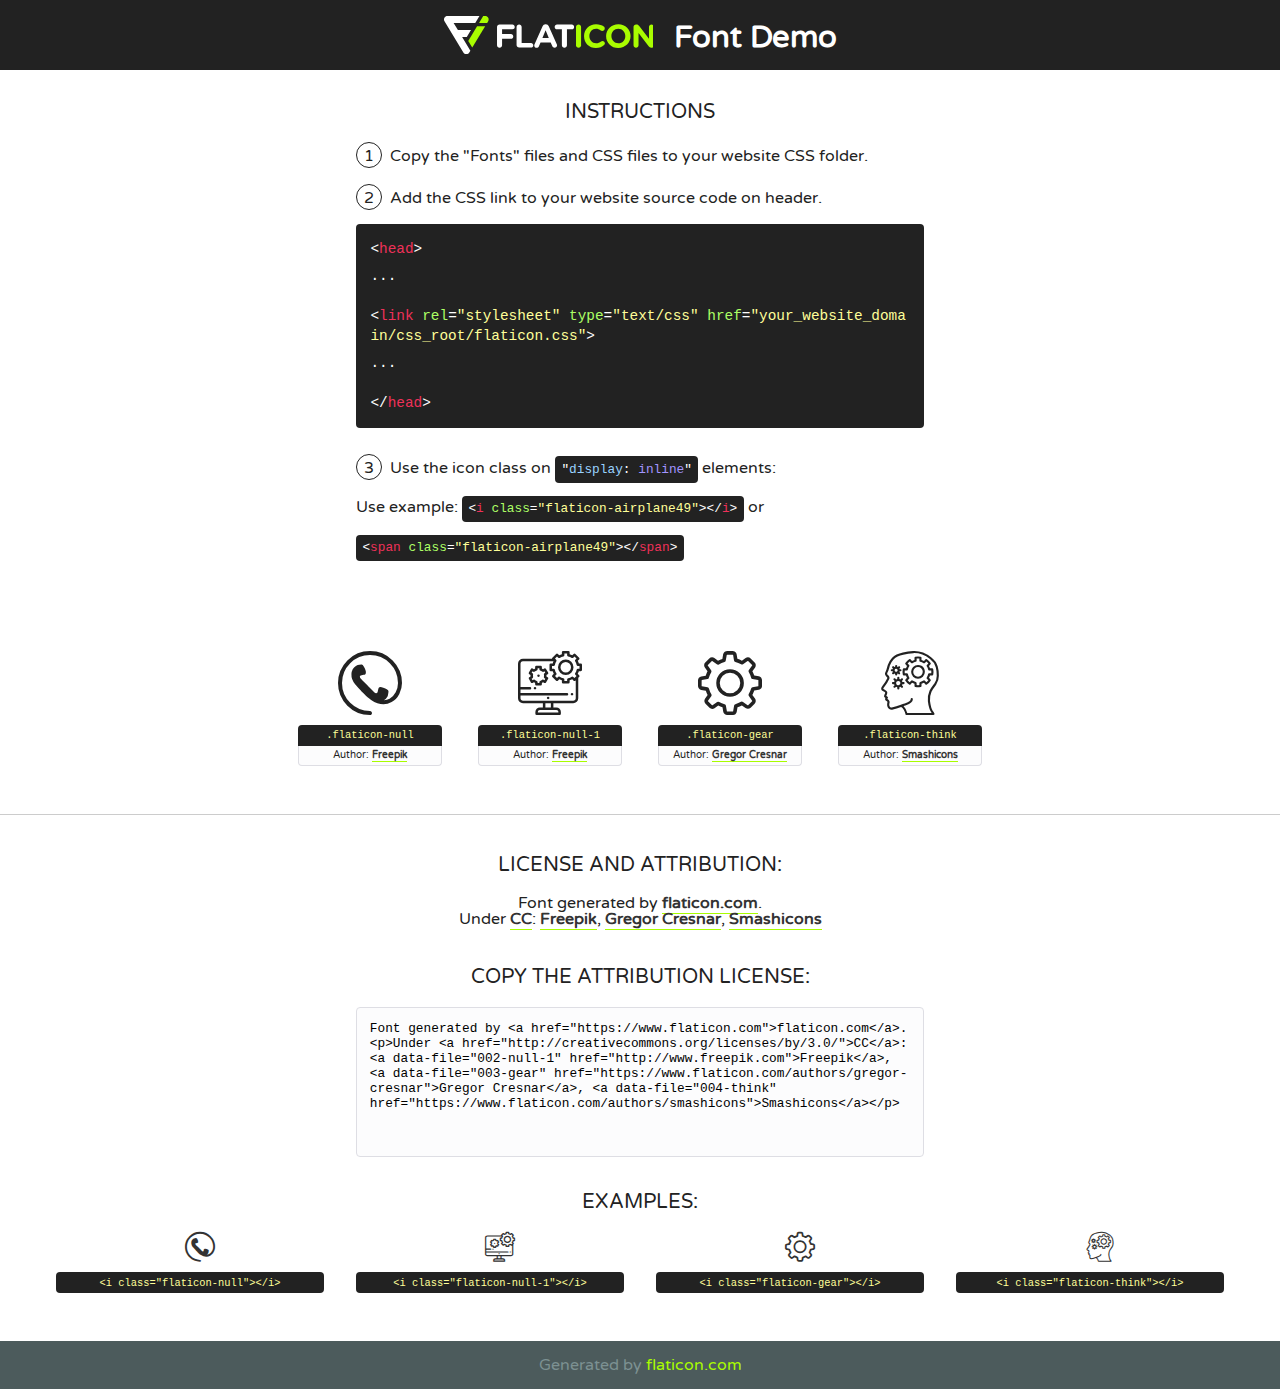
<file: assets/fonts/flaticon.html>
<!DOCTYPE html>
<!--
  Flaticon icon font: Flaticon
  Creation date: 02/06/2020 05:24
-->
<html>
<!DOCTYPE html>
<html>

<head>
    <title>Flaticon WebFont</title>
    <link href="http://fonts.googleapis.com/css?family=Varela+Round" rel="stylesheet" type="text/css" />
    <link rel="stylesheet" type="text/css" href="flaticon.css">
    <meta charset="UTF-8">
    <style>
    html, body, div, span, applet, object, iframe,
    h1, h2, h3, h4, h5, h6, p, blockquote, pre,
    a, abbr, acronym, address, big, cite, code,
    del, dfn, em, img, ins, kbd, q, s, samp,
    small, strike, strong, sub, sup, tt, var,
    b, u, i, center,
    dl, dt, dd, ol, ul, li,
    fieldset, form, label, legend,
    table, caption, tbody, tfoot, thead, tr, th, td,
    article, aside, canvas, details, embed, 
    figure, figcaption, footer, header, hgroup, 
    menu, nav, output, ruby, section, summary,
    time, mark, audio, video {
        margin: 0;
        padding: 0;
        border: 0;
        font-size: 100%;
        font: inherit;
        vertical-align: baseline;
    }
    /* HTML5 display-role reset for older browsers */
    article, aside, details, figcaption, figure, 
    footer, header, hgroup, menu, nav, section {
        display: block;
    }
    body {
        line-height: 1;
    }
    ol, ul {
        list-style: none;
    }
    blockquote, q {
        quotes: none;
    }
    blockquote:before, blockquote:after,
    q:before, q:after {
        content: '';
        content: none;
    }
    table {
        border-collapse: collapse;
        border-spacing: 0;
    }
    body {
        font-family: 'Varela Round', Helvetica, Arial, sans-serif;
        font-size: 16px;
        color: #222;
    }
    a {
        color: #333;
        border-bottom: 1px solid #a9fd00;
        font-weight: bold;
        text-decoration: none;
    }
    * {
        -moz-box-sizing: border-box;
        -webkit-box-sizing: border-box;
        box-sizing: border-box;
        margin: 0;
        padding: 0;
    }
    [class^="flaticon-"]:before, [class*=" flaticon-"]:before, [class^="flaticon-"]:after, [class*=" flaticon-"]:after {
        font-family: Flaticon;
        font-size: 30px;
        font-style: normal;
        margin-left: 20px;
        color: #333;
    }
    .wrapper {
        max-width: 600px;
        margin: auto;
        padding: 0 1em;
    }
    .title {
        font-size: 1.25em;
        text-align: center;
        margin-bottom: 1em;
        text-transform: uppercase;
    }
    header {
        text-align: center;
        background-color: #222;
        color: #fff;
        padding: 1em;
    }
    header .logo {
        width: 210px;
        height: 38px;
        display: inline-block;
        vertical-align: middle;
        margin-right: 1em;
        border: none;
    }
    header strong {
        font-size: 1.95em;
        font-weight: bold;
        vertical-align: middle;
        margin-top: 5px;
        display: inline-block;
    }
    .demo {
        margin: 2em auto;
        line-height: 1.25em;
    }
    .demo ul li {
        margin-bottom: 1em;
    }
    .demo ul li .num {
        color: #222;
        border-radius: 20px;
        display: inline-block;
        width: 26px;
        padding: 3px;
        height: 26px;
        text-align: center;
        margin-right: 0.5em;
        border: 1px solid #222;
    }
    .demo ul li code {
        background-color: #222;
        border-radius: 4px;
        padding: 0.25em 0.5em;
        display: inline-block;
        color: #fff;
        font-family: Consolas,Monaco,Lucida Console,Liberation Mono,DejaVu Sans Mono,Bitstream Vera Sans Mono,Courier New, monospace;
        font-weight: lighter;
        margin-top: 1em;
        font-size: 0.8em;
        word-break: break-all;
    }
    .demo ul li code.big {
        padding: 1em;
        font-size: 0.9em;
    }
    .demo ul li code .red {
        color: #EF3159;
    }
    .demo ul li code .green {
        color: #ACFF65;
    }
    .demo ul li code .yellow {
        color: #FFFF99;
    }
    .demo ul li code .blue {
        color: #99D3FF;
    }
    .demo ul li code .purple {
        color: #A295FF;
    }
    .demo ul li code .dots {
        margin-top: 0.5em;
        display: block;
    }
    #glyphs {
        border-bottom: 1px solid #ccc;
        padding: 2em 0;
        text-align: center;
    }
    .glyph {
        display: inline-block;
        width: 9em;
        margin: 1em;
        text-align: center;
        vertical-align: top;
        background: #FFF;
    }
    .glyph .glyph-icon {
        padding: 10px;
        display: block;
        font-family:"Flaticon";
        font-size: 64px;
        line-height: 1;
    }
    .glyph .glyph-icon:before {
        font-size: 64px;
        color: #222;
        margin-left: 0;
    }
    .class-name {
        font-size: 0.65em;
        background-color: #222;
        color: #fff;
        border-radius: 4px 4px 0 0;
        padding: 0.5em;
        color: #FFFF99;
        font-family: Consolas,Monaco,Lucida Console,Liberation Mono,DejaVu Sans Mono,Bitstream Vera Sans Mono,Courier New, monospace;
    }
    .author-name {
        font-size: 0.6em;
        background-color: #fcfcfd;
        border: 1px solid #DEDEE4;
        border-top: 0;
        border-radius: 0 0 4px 4px;
        padding: 0.5em;
    }
    .class-name:last-child {
        font-size: 10px;
        color:#888;
    }
    .class-name:last-child a {
        font-size: 10px;
        color:#555;
    }
    .class-name:last-child a:hover {
        color:#a9fd00;
    }
    .glyph > input {
        display: block;
        width: 100px;
        margin: 5px auto;
        text-align: center;
        font-size: 12px;
        cursor: text;
    }
    .glyph > input.icon-input {
        font-family:"Flaticon";
        font-size: 16px;
        margin-bottom: 10px;
    }
    .attribution .title {
        margin-top: 2em;
    }
    .attribution textarea {
        background-color: #fcfcfd;
        padding: 1em;
        border: none;
        box-shadow: none;
        border: 1px solid #DEDEE4;
        border-radius: 4px;
        resize: none;
        width: 100%;
        height: 150px;
        font-size: 0.8em;
        font-family: Consolas,Monaco,Lucida Console,Liberation Mono,DejaVu Sans Mono,Bitstream Vera Sans Mono,Courier New, monospace;
        -webkit-appearance: none;
    }
    .iconsuse {
        margin: 2em auto;
        text-align: center;
        max-width: 1200px;
    }
    .iconsuse:after {
        content: '';
        display: table;
        clear: both;
    }
    .iconsuse .image {
        float: left;
        width: 25%;
        padding: 0 1em;
    }
    .iconsuse .image p {
        margin-bottom: 1em;
    }
    .iconsuse .image span {
        display: block;
        font-size: 0.65em;
        background-color: #222;
        color: #fff;
        border-radius: 4px;
        padding: 0.5em;
        color: #FFFF99;
        margin-top: 1em;
        font-family: Consolas,Monaco,Lucida Console,Liberation Mono,DejaVu Sans Mono,Bitstream Vera Sans Mono,Courier New, monospace;
    }
    #footer {
        text-align: center;
        background-color: #4C5B5C;
        color: #7c9192;
        padding: 1em;
    }
    #footer a {
        border: none;
        color: #a9fd00;
        font-weight: normal;
    }
    @media (max-width: 960px) {
        .iconsuse .image {
            width: 50%;
        }
    }
    @media (max-width: 560px) {
        .iconsuse .image {
            width: 100%;
        }
    }
    </style>
</head>

<body class="characters-off">

    <header>
        <a href="https://www.flaticon.com" target="_blank" class="logo">
            <svg version="1.1" xmlns="http://www.w3.org/2000/svg" xmlns:xlink="http://www.w3.org/1999/xlink" xmlns:a="http://ns.adobe.com/AdobeSVGViewerExtensions/3.0/" viewBox="0 0 560.875 102.036" enable-background="new 0 0 560.875 102.036" xml:space="preserve">
                <defs>
                </defs>
                <g>
                    <g class="letters">
                        <path fill="#ffffff" d="M141.596,29.675c0-3.777,2.985-6.767,6.764-6.767h34.438c3.426,0,6.15,2.728,6.15,6.15
                        c0,3.43-2.724,6.149-6.15,6.149h-27.674v13.091h23.719c3.429,0,6.151,2.724,6.151,6.15c0,3.43-2.723,6.149-6.151,6.149h-23.719
                        v17.574c0,3.773-2.986,6.761-6.764,6.761c-3.779,0-6.764-2.989-6.764-6.761V29.675z"></path>
                        <path fill="#ffffff" d="M193.844,29.149c0-3.781,2.985-6.767,6.764-6.767c3.776,0,6.763,2.985,6.763,6.767v42.957h25.039
                        c3.426,0,6.149,2.726,6.149,6.153c0,3.425-2.723,6.15-6.149,6.15h-31.802c-3.779,0-6.764-2.986-6.764-6.768V29.149z"></path>
                        <path fill="#ffffff" d="M241.891,75.71l21.438-48.407c1.492-3.341,4.215-5.357,7.906-5.357h0.792
                        c3.686,0,6.323,2.017,7.815,5.357l21.439,48.407c0.436,0.967,0.701,1.845,0.701,2.723c0,3.602-2.809,6.501-6.414,6.501
                        c-3.161,0-5.269-1.845-6.499-4.655l-4.132-9.661h-27.059l-4.301,10.102c-1.144,2.631-3.426,4.214-6.237,4.214
                        c-3.517,0-6.24-2.81-6.24-6.325C241.1,77.64,241.451,76.677,241.891,75.71z M279.932,58.666l-8.521-20.297l-8.526,20.297H279.932
                        z"></path>
                        <path fill="#ffffff" d="M314.864,35.387H301.86c-3.429,0-6.239-2.813-6.239-6.238c0-3.429,2.811-6.24,6.239-6.24h39.533
                        c3.426,0,6.237,2.811,6.237,6.24c0,3.425-2.811,6.238-6.237,6.238h-13.001v42.785c0,3.773-2.99,6.761-6.764,6.761
                        c-3.779,0-6.764-2.989-6.764-6.761V35.387z"></path>
                        <path fill="#A9FD00" d="M352.615,29.149c0-3.781,2.985-6.767,6.767-6.767c3.774,0,6.761,2.985,6.761,6.767v49.024
                        c0,3.773-2.987,6.761-6.761,6.761c-3.781,0-6.767-2.989-6.767-6.761V29.149z"></path>
                        <path fill="#A9FD00" d="M374.132,53.836v-0.179c0-17.481,13.178-31.801,32.065-31.801c9.22,0,15.459,2.458,20.557,6.238
                        c1.402,1.054,2.637,2.985,2.637,5.357c0,3.692-2.985,6.59-6.681,6.59c-1.845,0-3.071-0.702-4.044-1.319
                        c-3.776-2.813-7.729-4.393-12.562-4.393c-10.364,0-17.831,8.611-17.831,19.154v0.173c0,10.542,7.291,19.329,17.831,19.329
                        c5.715,0,9.492-1.756,13.359-4.834c1.049-0.874,2.458-1.491,4.039-1.491c3.429,0,6.325,2.813,6.325,6.236
                        c0,2.106-1.056,3.78-2.282,4.834c-5.539,4.834-12.036,7.733-21.878,7.733C387.572,85.464,374.132,71.493,374.132,53.836z"></path>
                        <path fill="#A9FD00" d="M433.009,53.836v-0.179c0-17.481,13.79-31.801,32.766-31.801c18.981,0,32.592,14.143,32.592,31.628v0.173
                        c0,17.483-13.785,31.807-32.769,31.807C446.625,85.464,433.009,71.32,433.009,53.836z M484.224,53.836v-0.179
                        c0-10.539-7.725-19.326-18.626-19.326c-10.893,0-18.449,8.611-18.449,19.154v0.173c0,10.542,7.73,19.329,18.626,19.329
                        C476.676,72.986,484.224,64.378,484.224,53.836z"></path>
                        <path fill="#A9FD00" d="M506.233,29.321c0-3.774,2.99-6.763,6.767-6.763h1.401c3.252,0,5.183,1.583,7.029,3.953l26.093,34.265
                        V29.059c0-3.692,2.99-6.677,6.681-6.677c3.683,0,6.671,2.985,6.671,6.677v48.934c0,3.78-2.987,6.765-6.764,6.765h-0.436
                        c-3.257,0-5.188-1.581-7.034-3.953l-27.056-35.492v32.944c0,3.687-2.985,6.676-6.678,6.676c-3.683,0-6.673-2.989-6.673-6.676
                        V29.321z"></path>
                    </g>
                    <g class="insignia">
                        <path fill="#ffffff" d="M48.372,56.137h12.517l11.156-18.537H37.186L25.688,18.539h57.825L94.668,0H9.271
                        C5.925,0,2.842,1.801,1.198,4.716c-1.644,2.907-1.593,6.482,0.134,9.343l50.38,83.501c1.678,2.781,4.689,4.476,7.938,4.476
                        c3.246,0,6.257-1.695,7.935-4.476l2.898-4.804L48.372,56.137z"></path>
                        <g class="i">
                            <path fill="#A9FD00" d="M93.575,18.539h0.031v0.004l21.652,0.004l2.705-4.488c1.727-2.861,1.778-6.436,0.133-9.343
                            C116.454,1.801,113.371,0,110.026,0h-5.294L93.575,18.539z"></path>
                            <polygon fill="#A9FD00" points="88.291,27.356 64.725,66.486 75.519,84.404 109.942,27.356"></polygon>
                        </g>
                    </g>
                </g>
            </svg>
        </a>
        <strong>Font Demo</strong>
    </header>


    <section class="demo wrapper">

        <p class="title">Instructions</p>

        <ul>
            <li>
                <span class="num">1</span>Copy the "Fonts" files and CSS files to your website CSS folder.
            </li>
            <li>
                <span class="num">2</span>Add the CSS link to your website source code on header.
                <code class="big">
                    &lt;<span class="red">head</span>&gt;
                    <br/><span class="dots">...</span>
                    <br/>&lt;<span class="red">link</span> <span class="green">rel</span>=<span class="yellow">"stylesheet"</span> <span class="green">type</span>=<span class="yellow">"text/css"</span> <span class="green">href</span>=<span class="yellow">"your_website_domain/css_root/flaticon.css"</span>&gt;
                    <br/><span class="dots">...</span>
                    <br/>&lt;/<span class="red">head</span>&gt;
                </code>
            </li>

            <li>
                <p>
                    <span class="num">3</span>Use the icon class on <code>"<span class="blue">display</span>:<span class="purple"> inline</span>"</code> elements:
                    <br />
                    Use example: <code>&lt;<span class="red">i</span> <span class="green">class</span>=<span class="yellow">&quot;flaticon-airplane49&quot;</span>&gt;&lt;/<span class="red">i</span>&gt;</code> or <code>&lt;<span class="red">span</span> <span class="green">class</span>=<span class="yellow">&quot;flaticon-airplane49&quot;</span>&gt;&lt;/<span class="red">span</span>&gt;</code>
            </li>
        </ul>

    </section>




   <section id="glyphs">          
    
      
        <div class="glyph"><div class="glyph-icon flaticon-null"></div>
            <div class="class-name">.flaticon-null</div>
            <div class="author-name">Author: <a data-file="001-null" href="http://www.freepik.com">Freepik</a> </div> 
        </div>        
        
        <div class="glyph"><div class="glyph-icon flaticon-null-1"></div>
            <div class="class-name">.flaticon-null-1</div>
            <div class="author-name">Author: <a data-file="002-null-1" href="http://www.freepik.com">Freepik</a> </div> 
        </div>        
        
        <div class="glyph"><div class="glyph-icon flaticon-gear"></div>
            <div class="class-name">.flaticon-gear</div>
            <div class="author-name">Author: <a data-file="003-gear" href="https://www.flaticon.com/authors/gregor-cresnar">Gregor Cresnar</a> </div> 
        </div>        
        
        <div class="glyph"><div class="glyph-icon flaticon-think"></div>
            <div class="class-name">.flaticon-think</div>
            <div class="author-name">Author: <a data-file="004-think" href="https://www.flaticon.com/authors/smashicons">Smashicons</a> </div> 
        </div>        
        

    </section>



    <section class="attribution wrapper"   style="text-align:center;">

      <div class="title">License and attribution:</div><div class="attrDiv">Font generated by <a href="https://www.flaticon.com">flaticon.com</a>. <div><p>Under <a href="http://creativecommons.org/licenses/by/3.0/">CC</a>: <a data-file="002-null-1" href="http://www.freepik.com">Freepik</a>, <a data-file="003-gear" href="https://www.flaticon.com/authors/gregor-cresnar">Gregor Cresnar</a>, <a data-file="004-think" href="https://www.flaticon.com/authors/smashicons">Smashicons</a></p>  </div>
      </div>
      <div class="title">Copy the Attribution License:</div>

    <textarea onclick="this.focus();this.select();">Font generated by &lt;a href=&quot;https://www.flaticon.com&quot;&gt;flaticon.com&lt;/a&gt;. <p>Under <a href="http://creativecommons.org/licenses/by/3.0/">CC</a>: <a data-file="002-null-1" href="http://www.freepik.com">Freepik</a>, <a data-file="003-gear" href="https://www.flaticon.com/authors/gregor-cresnar">Gregor Cresnar</a>, <a data-file="004-think" href="https://www.flaticon.com/authors/smashicons">Smashicons</a></p>  
     </textarea>

    </section>

    <section class="iconsuse">

          <div class="title">Examples:</div>            
             
            <div class="image">
                <p>
                    <i class="glyph-icon flaticon-null"></i> 
                    <span>&lt;i class=&quot;flaticon-null&quot;&gt;&lt;/i&gt;</span>
                </p>
            </div>
            
            <div class="image">
                <p>
                    <i class="glyph-icon flaticon-null-1"></i> 
                    <span>&lt;i class=&quot;flaticon-null-1&quot;&gt;&lt;/i&gt;</span>
                </p>
            </div>
            
            <div class="image">
                <p>
                    <i class="glyph-icon flaticon-gear"></i> 
                    <span>&lt;i class=&quot;flaticon-gear&quot;&gt;&lt;/i&gt;</span>
                </p>
            </div>
            
            <div class="image">
                <p>
                    <i class="glyph-icon flaticon-think"></i> 
                    <span>&lt;i class=&quot;flaticon-think&quot;&gt;&lt;/i&gt;</span>
                </p>
            </div>
                       
        </div>
                            
    </section>

<div id="footer">
    <div>Generated by <a href="https://www.flaticon.com">flaticon.com</a>
    </div>
</div>



</body>
</html>
</file>
<file: assets/css/flaticon.css>
/*
  	Flaticon icon font: Flaticon
  	Creation date: 02/06/2020 05:24
  	*/

@font-face {
  font-family: "Flaticon";
  src: url("../fonts/Flaticon.eot");
  src: url("../fonts/Flaticon.eot?#iefix") format("embedded-opentype"),
       url("../fonts/Flaticon.woff2") format("woff2"),
       url("../fonts/Flaticon.woff") format("woff"),
       url("../fonts/Flaticon.ttf") format("truetype"),
       url("../fonts/Flaticon.svg#Flaticon") format("svg");
  font-weight: normal;
  font-style: normal;
}

@media screen and (-webkit-min-device-pixel-ratio:0) {
  @font-face {
    font-family: "Flaticon";
    src: url("../fonts/Flaticon.svg#Flaticon") format("svg");
  }
}

[class^="flaticon-"]:before, [class*=" flaticon-"]:before,
[class^="flaticon-"]:after, [class*=" flaticon-"]:after {   
  font-family: Flaticon;
font-style: normal;
}

.flaticon-null:before { content: "\f100"; }
.flaticon-null-1:before { content: "\f101"; }
.flaticon-gear:before { content: "\f102"; }
.flaticon-think:before { content: "\f103"; }
</file>
<file: assets/css/progressbar_barfiller.css>
/* Custom Code skills */
.single-skill{
  display: flex;
}

.single-skill span {
	color: #79838b;
	font-size: 13px;
	font-weight: 300;
	letter-spacing: 0;
	margin-bottom: 14px;
	display: block;
}
.single-skill .bar-progress {
	width: 100%;
}
.single-skill .bar-title {
  width: 20%;
  margin-bottom: 19px;
}

.skills-content {
  padding-top: 200px;
  padding-left: 70px;
}

.skills-shape-bg {
  height: 651px;
  width: 868px;
  position: absolute;
  content: "";
  border: 2px solid #4d4d4d;
  left: 40%;
  top: 255px;
}

.skills-shape-bg::before {
  position: absolute;
  content: "";
  height: 465px;
  width: 300px;
  border: 2px solid #4d4d4d;
  left: -35%;
  top: 50%;
  transform: translateY(-50%);
  border-right: 0;
}



/* Default */
.barfiller {
	width: 100%;
	height: 10px;
	background: #f6f9fc;
  position: relative;
  border-radius: 5px;
}

.barfiller .fill {
  display: block;
  position: relative;
  width: 0px;
  height: 100%;
  background: #333;
  z-index: 1;
  border-radius: 5px;
}

.barfiller .tipWrap { display: none; }

.barfiller .tip {
  margin-top: -28px;
  padding: 2px 4px;
  font-size: 16px;
  color: #09cc7f;
  left: 0px;
  position: absolute;
  z-index: 2;
  background: transparent;
  font-weight: 800;
}

.barfiller .tip:after {
  border: solid;
  border-color: rgba(0,0,0,.8) transparent;
  border-width: 6px 6px 0 6px;
  content: "";
  display: block;
  position: absolute;
  left: 9px;
  top: 100%;
  z-index: 9;
  display: none;
  
}
</file>
<file: assets/css/gijgo.css>
.gj-button {
    background-color: #f5f5f5;
    border: 1px solid #ddd;
    color: #000;
    border-radius: 3px;
    padding: 6px 10px;
    cursor: pointer;
}

.gj-unselectable {
    -webkit-touch-callout: none;
    -webkit-user-select: none;
    -khtml-user-select: none;
    -moz-user-select: none;
    -ms-user-select: none;
    user-select: none;
}

.gj-row {
    display: -webkit-box;
    display: -ms-flexbox;
    display: flex;
    -ms-flex-wrap: wrap;
    flex-wrap: wrap;
}

.gj-margin-left-5 {
    margin-left: 5px;
}

.gj-margin-left-10 {
    margin-left: 10px;
}

.gj-width-full {
    width: 100%;
}

.gj-cursor-pointer {
    cursor: pointer;
}

.gj-text-align-center {
    text-align: center;
}

.gj-font-size-16 {
    font-size: 16px;
}

.gj-hidden {
    display: none;
}

/** Material Design */
.gj-button-md {
    background: 0 0;
    border: none;
    border-radius: 2px;
    color: rgba(0, 0, 0, 0.87);
    position: relative;
    height: 36px;
    margin: 0;
    min-width: 64px;
    padding: 0 16px;
    display: inline-block;
    font-family: "Roboto","Helvetica","Arial",sans-serif;
    font-size: 1rem;
    font-weight: 500;
    text-transform: uppercase;
    letter-spacing: 0;
    overflow: hidden;
    will-change: box-shadow;
    transition: box-shadow .2s cubic-bezier(.4,0,1,1),background-color .2s cubic-bezier(.4,0,.2,1),color .2s cubic-bezier(.4,0,.2,1);
    outline: none;
    cursor: pointer;
    text-decoration: none;
    text-align: center;
    line-height: 36px;
    vertical-align: middle;
    overflow: hidden;
    -webkit-user-select: none;
    -moz-user-select: none;
    -ms-user-select: none;
    user-select: none;
}

.gj-button-md:hover {
    background-color: rgba(158,158,158,.2);
}

.gj-button-md:disabled {
    color: rgba(0,0,0,.26);
    background: 0 0;
}

.gj-button-md .material-icons,
.gj-button-md .gj-icon {
    vertical-align: middle;
    /*font-size: 1.3rem;
    margin-right: 4px;*/
}

.gj-button-md.gj-button-md-icon {
    width: 24px;
    height: 31px;
    min-width: 24px;
    padding: 0px;
    display: table;
}

.gj-button-md.gj-button-md-icon .material-icons,
.gj-button-md.gj-button-md-icon .gj-icon {
    display: table-cell;
    margin-right: 0px;
    width: 24px;
    height: 24px;
}

.gj-button-md.active {
    background-color: rgba(158,158,158,.4);
}

.gj-button-md-group {
    position: relative;
    display: inline-block;
    vertical-align: middle;
}
.gj-textbox-md {
	/* border: none; */
	/* border-bottom: 1px solid rgba(0,0,0,.42); */
	display: block;
	font-family: "Helvetica","Arial",sans-serif;
	font-size: 16px;
	line-height: 16px;
	/* padding: 4px 0px; */
	margin: 0;
	/* width: 100%; */
	background: 0 0;
	/* text-align: ; */
	color: rgba(0,0,0,.87);
	padding-left: 44px;
	border: 1px solid #dca73a;
	/* padding: 15px 15px; */
	/* text-align: center; */
	width: 177px;
	height: 55px;
	border-radius: 5px;
}
.gj-textbox-md:focus,
.gj-textbox-md:active {
    /* border-bottom: 2px solid rgba(0,0,0,.42); */
    outline: none;
}

.gj-textbox-md::placeholder {
    color: #8e8e8e;
}

.gj-textbox-md:-ms-input-placeholder {
    color: #8e8e8e;
}

.gj-textbox-md::-ms-input-placeholder {
    color: #8e8e8e;
}

.gj-md-spacer-24 {
    min-width: 24px;
    width: 24px;
    display: inline-block;
}

.gj-md-spacer-32 {
    min-width: 32px;
    width: 32px;
    display: inline-block;
}

.gj-modal {
    position: fixed;
    top: 0;
    right: 0;
    bottom: 0;
    left: 0;
    z-index: 1203;
    display: none;
    overflow: hidden;
    -webkit-overflow-scrolling: touch;
    outline: 0;
    background-color: rgba(0, 0, 0, 0.54118);
    transition: 200ms ease opacity;
    will-change: opacity;
}

/* List */
ul.gj-list li [data-role="wrapper"] {
    display: table;
    width: 100%;
}

ul.gj-list li [data-role="checkbox"] {
    display: table-cell;
    vertical-align:middle;
    text-align:center;
}

ul.gj-list li [data-role="image"] {
    display: table-cell;
    vertical-align:middle;
    text-align:center;
}

ul.gj-list li [data-role="display"] {
    display: table-cell;
    vertical-align:middle;
    cursor: pointer;
}

ul.gj-list li [data-role="display"]:empty:before {
  content: "\200b"; /* unicode zero width space character */
}

/* List - Bootstrap */
ul.gj-list-bootstrap {
    padding-left: 0px;
    margin-bottom: 0px;
}

ul.gj-list-bootstrap li {
    padding: 0px;
}

ul.gj-list-bootstrap li [data-role="wrapper"] {
    padding: 0px 10px;
}

ul.gj-list-bootstrap li [data-role="checkbox"] {
    width: 24px;
    padding: 3px;
}

ul.gj-list-bootstrap li [data-role="image"] {
    width: 24px;
    height: 24px;
}

ul.gj-list-bootstrap li [data-role="display"] {
    padding: 8px 0px 8px 4px;
}

.list-group-item.active ul li, .list-group-item.active:focus ul li, .list-group-item.active:hover ul li {
    text-shadow: none;
    color:initial;
}

/* List - Material Design */
ul.gj-list-md {
    padding: 0px;
    list-style: none;
    list-style-type: none;
    line-height: 24px;
    letter-spacing: 0;
    color: #616161; /* Gray 700 */
}

ul.gj-list-md li {
    display: list-item;
    list-style-type: none;
    padding: 0px;
    min-height: unset;
    box-sizing: border-box;
    align-items: center;
    cursor: default;
    overflow: hidden;

    font-family: "Roboto","Helvetica","Arial",sans-serif;
    font-size: 16px;
    font-weight: 400;
    letter-spacing: .04em;
    line-height: 1;
    
    -webkit-flex-direction: row;
    -ms-flex-direction: row;
    flex-direction: row;
    -webkit-flex-wrap: nowrap;
    -ms-flex-wrap: nowrap;
    flex-wrap: nowrap;
}

ul.gj-list-md li [data-role="checkbox"] {
    height: 24px;
    width: 24px;
}

ul.gj-list-md li [data-role="image"] {
    height: 24px;
    width: 24px;
}

ul.gj-list-md li [data-role="display"] {
    padding: 8px 0px 8px 5px;
    order: 0;
    flex-grow: 2;
    text-decoration: none;
    box-sizing: border-box;
    align-items: center;
    text-align: left;
    color: rgba(0,0,0,.87);
}

ul.gj-list-md li.disabled>[data-role="wrapper"]>[data-role="display"] {
    color: #9E9E9E; /* Gray 500 */
}

.gj-list-md-active {
    background: #e0e0e0;
    color: #3f51b5;
}


/* Picker */
.gj-picker {
    position: absolute;
    z-index: 1203;
    background-color: #fff;
}

.gj-picker .selected {
    color: #fff;
}

/* Material Design */
.gj-picker-md {
    font-family: "Roboto","Helvetica","Arial",sans-serif;
    font-size: 16px;
    font-weight: 400;
    letter-spacing: .04em;
    line-height: 1;
    color: rgba(0,0,0,.87);
    border: 1px solid #E0E0E0;
}

.gj-modal .gj-picker-md {
    border: 0px;
}

.gj-picker-md [role="header"] {
    color: rgba(255, 255, 255, 0.54);
    display: flex;
    background: #2196f3;
    align-items: baseline;
    user-select: none;
    justify-content: center;
}

.gj-picker-md [role="footer"] {
    float: right;
    padding: 10px;
}

.gj-picker-md [role="footer"] button.gj-button-md {
    color: #2196f3;
    font-weight: bold;
    font-size: 13px;
}

/* Bootstrap */
.gj-picker-bootstrap {
    border-radius: 4px;
    border: 1px solid #E0E0E0;
}

.gj-picker-bootstrap .selected {
    color: #888;
}

.gj-picker-bootstrap [role="header"] {
    background: #eee;
    color: #AAA;
}
@font-face {
    font-family: 'gijgo-material';
    src: url('../fonts/gijgo-material.eot?235541');
    src: url('../fonts/gijgo-material.eot?235541#iefix') format('embedded-opentype'), url('../fonts/gijgo-material.ttf?235541') format('truetype'), url('../fonts/gijgo-material.woff?235541') format('woff'), url('../fonts/gijgo-material.svg?235541#gijgo-material') format('svg');
    font-weight: normal;
    font-style: normal;
}

.gj-icon {
    /* use !important to prevent issues with browser extensions that change fonts */
    font-family: 'gijgo-material' !important;
    font-size: 24px;
    speak: none;
    font-style: normal;
    font-weight: normal;
    font-variant: normal;
    text-transform: none;
    line-height: 1;
    /* Enable Ligatures ================ */
    letter-spacing: 0;
    -webkit-font-feature-settings: "liga";
    -moz-font-feature-settings: "liga=1";
    -moz-font-feature-settings: "liga";
    -ms-font-feature-settings: "liga" 1;
    font-feature-settings: "liga";
    -webkit-font-variant-ligatures: discretionary-ligatures;
    font-variant-ligatures: discretionary-ligatures;
    /* Better Font Rendering =========== */
    -webkit-font-smoothing: antialiased;
    -moz-osx-font-smoothing: grayscale;
}

.gj-icon.undo:before {
    content: "\e900";
}

.gj-icon.vertical-align-top:before {
    content: "\e901";
}

.gj-icon.vertical-align-center:before {
    content: "\e902";
}

.gj-icon.vertical-align-bottom:before {
    content: "\e903";
}

.gj-icon.arrow-dropup:before {
    content: "\e904";
}

.gj-icon.clock:before {
    content: "\e905";
}

.gj-icon.refresh:before {
    content: "\e906";
}

.gj-icon.last-page:before {
    content: "\e907";
}

.gj-icon.first-page:before {
    content: "\e908";
}

.gj-icon.cancel:before {
    content: "\e909";
}

.gj-icon.clear:before {
    content: "\e90a";
}

.gj-icon.check-circle:before {
    content: "\e90b";
}

.gj-icon.delete:before {
    content: "\e90c";
}

.gj-icon.arrow-upward:before {
    content: "\e90d";
}

.gj-icon.arrow-forward:before {
    content: "\e90e";
}

.gj-icon.arrow-downward:before {
    content: "\e90f";
}

.gj-icon.arrow-back:before {
    content: "\e910";
}

.gj-icon.list-numbered:before {
    content: "\e911";
}

.gj-icon.list-bulleted:before {
    content: "\e912";
}

.gj-icon.indent-increase:before {
    content: "\e913";
}

.gj-icon.indent-decrease:before {
    content: "\e914";
}

.gj-icon.redo:before {
    content: "\e915";
}

.gj-icon.align-right:before {
    content: "\e916";
}

.gj-icon.align-left:before {
    content: "\e917";
}

.gj-icon.align-justify:before {
    content: "\e918";
}

.gj-icon.align-center:before {
    content: "\e919";
}

.gj-icon.strikethrough:before {
    content: "\e91a";
}

.gj-icon.italic:before {
    content: "\e91b";
}

.gj-icon.underlined:before {
    content: "\e91c";
}

.gj-icon.bold:before {
    content: "\e91d";
}

.gj-icon.arrow-dropdown:before {
    content: "\e91e";
}

.gj-icon.done:before {
    content: "\e91f";
}

.gj-icon.pencil:before {
    content: "\e920";
}

.gj-icon.minus:before {
    content: "\e921";
}

.gj-icon.plus:before {
    content: "\e922";
}

.gj-icon.chevron-up:before {
    content: "\e923";
}

.gj-icon.chevron-right:before {
    content: "\e924";
}

.gj-icon.chevron-down:before {
    content: "\e925";
}

.gj-icon.chevron-left:before {
    content: "\e926";
}

.gj-icon.event:before {
    content: "\e927";
}
.gj-draggable {
    cursor: move;
}
.gj-resizable-handle {
    position: absolute;
    font-size: 0.1px;
    display: block;
    -ms-touch-action: none;
    touch-action: none;
    z-index: 1203;
}

.gj-resizable-n {
    cursor: n-resize;
    height: 7px;
    width: 100%;
    top: -5px;
    left: 0;
}
.gj-resizable-e {
    cursor: e-resize;
    width: 7px;
    right: -5px;
    top: 0;
    height: 100%;
}
.gj-resizable-s {
    cursor: s-resize;
    height: 7px;
    width: 100%;
    bottom: -5px;
    left: 0;
}
.gj-resizable-w {
	cursor: w-resize;
	width: 7px;
	left: -5px;
	top: 0;
	height: 100%;
}
.gj-resizable-se {
	cursor: se-resize;
	width: 12px;
	height: 12px;
	right: 1px;
	bottom: 1px;
}
.gj-resizable-sw {
	cursor: sw-resize;
	width: 9px;
	height: 9px;
	left: -5px;
	bottom: -5px;
}
.gj-resizable-nw {
	cursor: nw-resize;
	width: 9px;
	height: 9px;
	left: -5px;
	top: -5px;
}
.gj-resizable-ne {
	cursor: ne-resize;
	width: 9px;
	height: 9px;
	right: -5px;
	top: -5px;
}

.gj-dialog-footer {
    position: absolute;
    bottom: 0px;
    width: 100%;
    margin-top: 0px;
}

.gj-dialog-scrollable [data-role="body"] {
    overflow-x: hidden;
    overflow-y: scroll;
}

/** Bootstrap 3 **/
.gj-dialog-bootstrap {
    overflow: hidden;
    z-index: 1202;
}

.gj-dialog-bootstrap [data-role="title"] {
    display: inline;
}
.gj-dialog-bootstrap [data-role="close"] {
    line-height: 1.42857143;
}

/** Bootstrap 4 **/
.gj-dialog-bootstrap4 {
    overflow: hidden;
    z-index: 1202;
}

.gj-dialog-bootstrap4 [data-role="title"] {
    display: inline;
}
.gj-dialog-bootstrap4 [data-role="close"] {
    line-height: 1.5;
}

/** Material Design **/
.gj-dialog-md {
    background-color: #FFF;
    overflow: hidden;
    border: none;
    box-shadow: 0 11px 15px -7px rgba(0,0,0,.2), 0 24px 38px 3px rgba(0,0,0,.14), 0 9px 46px 8px rgba(0,0,0,.12);
    box-sizing: border-box;
    position: relative;
    display: -webkit-box;
    display: -webkit-flex;
    display: -ms-flexbox;
    display: flex;
    -webkit-box-orient: vertical;
    -webkit-box-direction: normal;
    -webkit-flex-direction: column;
    -ms-flex-direction: column;
    flex-direction: column;
    -webkit-background-clip: padding-box;
    background-clip: padding-box;
    outline: 0;
    z-index: 1202;
}

.gj-dialog-md-header {
    padding: 24px 24px 0px 24px;
    font-family: "Roboto","Helvetica","Arial",sans-serif;
}

.gj-dialog-md-title {
    margin: 0;
    font-weight: 400;
    display: inline;
    line-height: 28px;
    font-size: 20px;
}

.gj-dialog-md-close {
    -webkit-appearance: none;
    padding: 0;
    cursor: pointer;
    background: 0 0;
    border: 0;
    float: right;
    line-height: 28px;
    font-size: 28px;
}

.gj-dialog-md-body {
    padding: 20px 24px 24px 24px;
    color: rgba(0,0,0,.54);
    font-family: "Helvetica","Arial",sans-serif;
    font-size: 14px;
    font-weight: 400;
    line-height: 20px;
}

.gj-dialog-md-footer {
    padding: 8px 8px 8px 24px;
    display: -webkit-flex;
    display: -ms-flexbox;
    display: flex;
    -webkit-flex-direction: row-reverse;
    -ms-flex-direction: row-reverse;
    flex-direction: row-reverse;
    -webkit-flex-wrap: wrap;
    -ms-flex-wrap: wrap;
    flex-wrap: wrap;

    box-sizing: border-box;
}

.gj-dialog-md-footer>*:first-child {
    margin-right: 0;
}

.gj-dialog-md-footer>* {
    margin-right: 8px;
    height: 36px;
}
DIV.gj-grid-wrapper {
    margin: auto;
    position: relative;
    clear:both;
    z-index: 1;
}

TABLE.gj-grid {
    margin: auto;    
    border-collapse: collapse;
    width: 100%;
    table-layout: fixed;
}

TABLE.gj-grid THEAD TH [data-role="selectAll"] {
    margin: auto;
}

TABLE.gj-grid THEAD TH [data-role="title"] {
    display: inline-block;
}

TABLE.gj-grid THEAD TH [data-role="sorticon"] {
    display: inline-block;
}

TABLE.gj-grid THEAD TH {
    overflow: hidden;
    text-overflow: ellipsis;
}

TABLE.gj-grid.autogrow-header-row THEAD TH {
    overflow: auto;
    text-overflow: initial;
    white-space: pre-wrap;
    -ms-word-break: break-word;
    word-break: break-word;
}

TABLE.gj-grid > tbody > tr > td {
    overflow: hidden;
    position: relative;
}

table.gj-grid tbody div[data-role="display"] {
    vertical-align: middle;
    text-indent: 0;
    white-space: pre-wrap;
    -ms-word-break: break-word;
    word-break: break-word;
}

table.gj-grid.fixed-body-rows tbody div[data-role="display"] {
    overflow: hidden;
    text-overflow: ellipsis;
    white-space: nowrap;
    -ms-word-break: initial;
    word-break: initial;
}

table.gj-grid tfoot DIV[data-role="display"] {
    vertical-align: middle;
    text-indent: 0;
    display: flex;
}

TABLE.gj-grid .fa {
    padding: 2px;
}

TABLE.gj-grid > tbody > tr > td > div {
    padding: 2px;
    overflow: hidden;
}

DIV.gj-grid-wrapper DIV.gj-grid-loading-cover
{
    background: #BBBBBB;
    opacity: 0.5;
    position: absolute;
    vertical-align: middle;
}

DIV.gj-grid-wrapper DIV.gj-grid-loading-text
{
    position: absolute;
    font-weight: bold;
}

/* Bootstrap Theme */
table.gj-grid-bootstrap thead th {
    background-color: #f5f5f5;
    vertical-align:middle;
}

table.gj-grid-bootstrap thead th [data-role="sorticon"] {
    margin-left: 5px;
}

table.gj-grid-bootstrap thead th [data-role="sorticon"] i.gj-icon,
table.gj-grid-bootstrap thead th [data-role="sorticon"] i.material-icons {
    position: absolute;
    font-size: 20px;
    top: 15px;
}

table.gj-grid-bootstrap tbody tr td div[data-role="display"] {
    padding: 0px;
}

.gj-grid-bootstrap-4 .gj-checkbox-bootstrap {
    display: inline-block;
    padding-top: 2px;
}

.gj-grid-bootstrap-4 tbody tr.active {
    background-color: rgba(0,0,0,.075);
}

/* Material Design Theme */
.gj-grid-md {
    position: relative;
    border: 1px solid #e0e0e0;
    border-collapse: collapse;
    white-space: nowrap;
    font-size: 13px;
    font-family: "Roboto","Helvetica","Arial",sans-serif;
    background-color: #fff;
}

.gj-grid-md td:first-of-type, .gj-grid-md th:first-of-type {
    padding-left: 24px;
}

.gj-grid-md th {
    position: relative;
    vertical-align: bottom;
    font-weight: 700;
    line-height: 31px;
    letter-spacing: 0;
    height: 56px;
    font-size: 12px;
    color: rgba(0,0,0,.54);
    padding-bottom: 8px;
    box-sizing: border-box;
    padding: 12px 18px;
    text-align: right;
}

.gj-grid-md td {
    position: relative;
    height: 48px;
    border-top: 1px solid #e0e0e0;
    border-bottom: 1px solid #e0e0e0;
    padding: 12px 18px;
    box-sizing: border-box;
    text-align: left;
    color: rgba(0,0,0,.87);
}

.gj-grid-md tbody tr {
    position: relative;
    height: 48px;
    transition-duration: .28s;
    transition-timing-function: cubic-bezier(.4,0,.2,1);
    transition-property: background-color;
}

.gj-grid-md tbody tr:hover {
    background-color: #EEEEEE; /* Gray 200 */
}

.gj-grid-md tbody tr.gj-grid-md-select {
    background-color: #F5F5F5; /* Grey 100 */
}


table.gj-grid-md thead th [data-role="sorticon"] {
    margin-left: 5px;
}

table.gj-grid-md thead th [data-role="sorticon"] i.gj-icon,
table.gj-grid-md thead th [data-role="sorticon"] i.material-icons {
    position: absolute;
    font-size: 16px;
    top: 19px;
}

table.gj-grid-md thead th.gj-grid-select-all {
    padding-bottom: 3px;
}
/* Hide all prioritized columns by default */
@media only all {
	th.display-1120,
	td.display-1120,
	th.display-960,
	td.display-960,
	th.display-800,
	td.display-800,
	th.display-640,
	td.display-640,
	th.display-480,
	td.display-480,
	th.display-320,
	td.display-320 {
		display: none;
	}
}

/* Show at 320px (20em x 16px) */
@media screen and (min-width: 20em) {
	TABLE.gj-grid-bootstrap th.display-320,
	TABLE.gj-grid-bootstrap td.display-320 {
		display: table-cell;
	}
}
/* Show at 480px (30em x 16px) */
@media screen and (min-width: 30em) {
	TABLE.gj-grid-bootstrap th.display-480,
	TABLE.gj-grid-bootstrap td.display-480 {
		display: table-cell;
	}
}
/* Show at 640px (40em x 16px) */
@media screen and (min-width: 40em) {
	TABLE.gj-grid-bootstrap th.display-640,
	TABLE.gj-grid-bootstrap td.display-640 {
		display: table-cell;
	}
}
/* Show at 800px (50em x 16px) */
@media screen and (min-width: 50em) {
	TABLE.gj-grid-bootstrap th.display-800,
	TABLE.gj-grid-bootstrap td.display-800 {
		display: table-cell;
	}
}
/* Show at 960px (60em x 16px) */
@media screen and (min-width: 60em) {
	TABLE.gj-grid-bootstrap th.display-960,
	TABLE.gj-grid-bootstrap td.display-960 {
		display: table-cell;
	}
}
/* Show at 1,120px (70em x 16px) */
@media screen and (min-width: 70em) {
	TABLE.gj-grid-bootstrap th.display-1120,
	TABLE.gj-grid-bootstrap td.display-1120 {
		display: table-cell;
	}
}

/* Material Design Theme */
.gj-grid-md tfoot tr th {
    padding-right: 14px;
}

.gj-grid-md tfoot tr[data-role="pager"] .gj-grid-mdl-pager-label {
    padding-left: 5px;
    padding-right: 5px;
}

.gj-grid-md tfoot tr[data-role="pager"] .gj-dropdown-md {
    margin-left: 12px;
}

.gj-grid-md tfoot tr[data-role="pager"] .gj-dropdown-md [role="presenter"] {
    font-size: 12px;
    font-weight: bold;
    color: rgba(0,0,0,.54);
}

.gj-grid-md tfoot tr[data-role="pager"] .gj-dropdown-md [role="presenter"] [role="display"] {
    text-align: right;
}

.gj-grid-md tfoot tr[data-role="pager"] .gj-grid-md-limit-select {
    margin-left: 10px;
    font-size: 12px;
    font-weight: bold;
    color: rgba(0,0,0,.54);
}

/* Bootstrap */
.gj-grid-bootstrap tfoot tr[data-role="pager"] th {
    line-height: 30px;
    background-color: #f5f5f5;
}

.gj-grid-bootstrap tfoot tr[data-role="pager"] th > div > div {
    margin-right: 5px;
}

.gj-grid-bootstrap tfoot tr[data-role="pager"] th > div > button {
    margin-right: 5px;
}

.gj-grid-bootstrap-4 tfoot tr[data-role="pager"] th > div button {
    height: 34px;
}

.gj-grid-bootstrap-4 tfoot tr[data-role="pager"] th div .gj-dropdown-bootstrap-4 .gj-dropdown-expander-mi .gj-icon {
    top: 5px;
}

.gj-grid-bootstrap-3 tfoot tr[data-role="pager"] th > div > input {
    margin-right: 5px;
    width: 40px;
    text-align: right;
    display: inline-block;
    font-weight: bold;
}

.gj-grid-bootstrap-4 tfoot tr[data-role="pager"] th > div > div.input-group {
    width: 40px;
}

.gj-grid-bootstrap-4 tfoot tr[data-role="pager"] th > div > div.input-group input {
    text-align: right;
    font-weight: bold;
    height: 34px;
    padding-top: 2px;
    padding-bottom: 6px;
}

.gj-grid-bootstrap tfoot tr[data-role="pager"] th > div > select {
    display: inline-block;
    margin-right: 5px;
    width: 60px;
}

.gj-grid-bootstrap tfoot tr[data-role="pager"] th .gj-dropdown-bootstrap .gj-list-bootstrap [data-role="display"] {
    line-height: 14px;
}

.gj-grid-bootstrap tfoot tr[data-role="pager"] th .gj-dropdown-bootstrap [role="presenter"] [role="display"] {
    font-weight: bold;
}

.gj-grid-bootstrap tfoot tr[data-role="pager"] th .gj-dropdown-bootstrap-3 [role="presenter"] {
    padding: 2px 8px;
}

.gj-grid-bootstrap tfoot tr[data-role="pager"] th .gj-dropdown-bootstrap-4 [role="presenter"] {
    padding: 1px 8px;
}
.gj-grid thead tr th div.gj-grid-column-resizer-wrapper {
    position: relative;
    width: 100%;
    height: 0px; 
    top: 0px; 
    left: 0px; 
    padding: 0px;
}

span.gj-grid-column-resizer {
    position: absolute;
    right: 0px;
    width: 10px;
    top: -100px;
    height: 300px;
    z-index: 1203;
    cursor: e-resize;
}

.gj-grid-resize-cursor {
    cursor: e-resize;
}
.gj-grid-md tbody tr.gj-grid-top-border td {
  border-top: 2px solid #777;
}
.gj-grid-md tbody tr.gj-grid-bottom-border td {
  border-bottom: 2px solid #777;
}

.gj-grid-bootstrap tbody tr.gj-grid-top-border td {
  border-top: 2px solid #777;
}
.gj-grid-bootstrap tbody tr.gj-grid-bottom-border td {
  border-bottom: 2px solid #777;
}
.gj-grid-md thead tr th.gj-grid-left-border,
.gj-grid-md tbody tr td.gj-grid-left-border
{
    border-left: 3px solid #777;
}
.gj-grid-md thead tr th.gj-grid-right-border,
.gj-grid-md tbody tr td.gj-grid-right-border
{
    border-right: 3px solid #777;
}

.gj-grid-bootstrap thead tr th.gj-grid-left-border,
.gj-grid-bootstrap tbody tr td.gj-grid-left-border
{
    border-left: 5px solid #ddd;
}
.gj-grid-bootstrap thead tr th.gj-grid-right-border,
.gj-grid-bootstrap tbody tr td.gj-grid-right-border
{
    border-right: 5px solid #ddd;
}
.gj-dirty {
    position: absolute;
    top: 0px;
    left: 0px;
    border-style: solid;
    border-width: 3px;
    border-color: #f00 transparent transparent #f00;
    padding: 0;
    overflow: hidden;
    vertical-align: top;
}

/* Material Design */
.gj-grid-md tbody tr td.gj-grid-management-column {
    padding: 3px;
}

.gj-grid-md tbody tr td[data-mode="edit"] {
    padding: 0px 18px;
}

.gj-grid-md tbody .gj-dropdown-md [role="presenter"] [role="display"] {
    padding: 0px;
}

/* Bootstrap */
.gj-grid-bootstrap tbody tr td[data-mode="edit"] {
    padding: 0px;
}

.gj-grid-bootstrap tbody tr td[data-mode="edit"] [data-role="edit"] {
    padding: 0px;
}

/* Bootstrap 3 */
.gj-grid-bootstrap-3 tbody tr td.gj-grid-management-column {
    padding: 3px;
}

.gj-grid-bootstrap-3 tbody tr td[data-mode="edit"] {
    height: 38px;
}

.gj-grid-bootstrap-3 tbody tr td[data-mode="edit"] [data-role="edit"] input[type="text"] {
    height: 37px;
    padding: 8px;
}

.gj-grid-bootstrap-3 tbody tr td[data-mode="edit"] .gj-dropdown-bootstrap [role="presenter"] {
    border: 0px;
    border-radius: 0px;
    height: 37px;
    padding-left: 8px;
}

.gj-grid-bootstrap-3 tbody tr td[data-mode="edit"] .gj-datepicker-bootstrap {
    height: 37px;
}

.gj-grid-bootstrap-3 tbody tr td[data-mode="edit"] .gj-datepicker-bootstrap [role="input"] {
    height: 37px;
    border:0px;
    border-radius: 0px;
}

.gj-grid-bootstrap-3 tbody tr td[data-mode="edit"] .gj-datepicker-bootstrap [role="right-icon"] {
    border:0px;
    border-radius: 0px;
}

.gj-grid-bootstrap-3 tbody tr td[data-mode="edit"] .gj-checkbox-bootstrap {
    display: inline-block;
    padding-top: 10px;
    height: 32px;
}

/* Bootstrap 4 */
.gj-grid-bootstrap-4 tbody tr td.gj-grid-management-column {
    padding: 6px;
}

.gj-grid-bootstrap-4 tbody tr td[data-mode="edit"] [data-role="edit"] input[type="text"] {
    height: 48px;
    padding-left: 12px;
}

.gj-grid-bootstrap-4 tbody tr td[data-mode="edit"] .gj-dropdown-bootstrap [role="presenter"] {
    border: 0px;
    border-radius: 0px;
    height: 48px;
    padding-left: 12px;
    font-family: -apple-system,system-ui,BlinkMacSystemFont,"Segoe UI",Roboto,"Helvetica Neue",Arial,sans-serif;
}

.gj-grid-bootstrap-4 tbody tr td[data-mode="edit"] .gj-dropdown-bootstrap-4 [role="expander"].gj-dropdown-expander-mi .gj-icon,
.gj-grid-bootstrap-4 tbody tr td[data-mode="edit"] .gj-dropdown-bootstrap-4 [role="expander"].gj-dropdown-expander-mi .material-icons {
    top: 13px;
}

.gj-grid-bootstrap-4 tbody tr td[data-mode="edit"] .gj-datepicker-bootstrap {
    height: 48px;
}

.gj-grid-bootstrap-4 tbody tr td[data-mode="edit"] .gj-datepicker-bootstrap [role="input"] {
    height: 48px;
    border:0px;
    border-radius: 0px;
}

.gj-grid-bootstrap-4 tbody tr td[data-mode="edit"] .gj-datepicker-bootstrap [role="right-icon"] {
    background-color: #fff;
}

.gj-grid-bootstrap-4 tbody tr td[data-mode="edit"] .gj-datepicker-bootstrap [role="right-icon"] button {
    border: 0px;
    border-radius: 0px;
    width: 43px;
    position: relative;
}

.gj-grid-bootstrap-4 tbody tr td[data-mode="edit"] .gj-datepicker-bootstrap [role="right-icon"] .gj-icon,
.gj-grid-bootstrap-4 tbody tr td[data-mode="edit"] .gj-datepicker-bootstrap [role="right-icon"] .material-icons {
    top: 13px;
    left: 10px;
    font-size: 24px;
}

.gj-grid-bootstrap-4 tbody tr td[data-mode="edit"] .gj-checkbox-bootstrap {
    display: inline-block;
    padding-top: 15px;
    height: 42px;
}
.gj-grid-md thead tr[data-role="filter"] th {
    border-top: 1px solid #e0e0e0;
}

div.gj-grid-wrapper div.gj-grid-bootstrap-toolbar {
    background-color: #f5f5f5;
    padding: 8px;
    font-weight: bold;
    border: 1px solid #ddd;
}

div.gj-grid-wrapper div.gj-grid-bootstrap-4-toolbar {
    background-color: #f5f5f5;
    padding: 12px;
    font-weight: bold;
    border: 1px solid #ddd;
}

div.gj-grid-wrapper div.gj-grid-md-toolbar {
    font-weight: bold;
    font-size: 24px;
    font-family: "Helvetica","Arial",sans-serif;
    background-color: rgb(255, 255, 255);
    
    border-top: 1px solid #e0e0e0;
    border-left: 1px solid #e0e0e0;
    border-right: 1px solid #e0e0e0;
    border-bottom: 0px;
    border-collapse: collapse;

    padding: 0 18px 0px 18px;
    line-height: 56px;
}
table.gj-grid-scrollable tbody {
    overflow-y: auto;
    overflow-x: hidden;
    display: block;
}

/* Material Design */
table.gj-grid-md.gj-grid-scrollable {
    border-bottom: 0px;
}

table.gj-grid-md.gj-grid-scrollable tbody {
    border-right: 1px solid #e0e0e0;
    border-bottom: 1px solid #e0e0e0;
}

table.gj-grid-md.gj-grid-scrollable tfoot {
    border-bottom: 1px solid #e0e0e0;
}

/* Bootstrap 3 */
table.gj-grid-bootstrap.gj-grid-scrollable {
    border-bottom: 0px;
}

table.gj-grid-bootstrap.gj-grid-scrollable tbody {
    border-right: 1px solid #ddd;
    border-bottom: 1px solid #ddd;
}

table.gj-grid-bootstrap.gj-grid-scrollable tbody tr[data-role="row"]:first-child td {
    border-top: 0px;
}

table.gj-grid-bootstrap.gj-grid-scrollable tbody tr[data-role="row"] td:first-child {
    border-left: 0px;
}

table.gj-grid-bootstrap.gj-grid-scrollable tbody tr[data-role="row"] td:last-child {
    border-right: 0px;
}

table.gj-grid-bootstrap.gj-grid-scrollable tfoot {
    border-bottom: 1px solid #ddd;
}

ul.gj-list li [data-role="spacer"] {
    display: table-cell;
}

ul.gj-list li [data-role="expander"] {
    display: table-cell;
    vertical-align:middle;
    text-align:center;
    cursor: pointer;
}

[data-type="tree"] ul li [data-role="expander"].gj-tree-material-icons-expander {
    width: 24px;
}

[data-type="tree"] ul li [data-role="expander"].gj-tree-font-awesome-expander {
    width: 24px;
}

[data-type="tree"] ul li [data-role="expander"].gj-tree-glyphicons-expander {
    width: 24px;
}

[data-type="tree"] ul li [data-role="expander"].gj-tree-glyphicons-expander .glyphicon {
    top: 4px;
    height: 24px;
}

/* Bootstrap Theme */
.gj-tree-bootstrap-3 ul.gj-list-bootstrap li {
    border: 0px;
    border-radius: 0px;
    color: #333;
}

.gj-tree-bootstrap-3 ul.gj-list-bootstrap li.active {
    color: #fff;
}

.gj-tree-bootstrap-3 ul.gj-list-bootstrap li.disabled {
    color: #777;
    background-color: #eee;
}

.gj-tree-bootstrap-4 ul.gj-list-bootstrap li {
    border: 0px;
    border-radius: 0px;
    color: #212529;
}

.gj-tree-bootstrap-4 ul.gj-list-bootstrap li.active {
    color: #fff;
}

.gj-tree-bootstrap-4 ul.gj-list-bootstrap li.disabled {
    color: #868e96;
}

.gj-tree-bootstrap-4 ul.gj-list-bootstrap li ul.gj-list-bootstrap {
    width: 100%;
}

.gj-tree-bootstrap-border ul.gj-list-bootstrap li {
    border: 1px solid #ddd;
}

.gj-tree-bootstrap-border ul.gj-list-bootstrap li ul.gj-list-bootstrap li {
    border-left: 0px;
    border-right: 0px;
}

.gj-tree-bootstrap-border ul.gj-list-bootstrap li:first-child {
    border-top-left-radius: 4px;
    border-top-right-radius: 4px;
}

.gj-tree-bootstrap-border ul.gj-list-bootstrap li:last-child {
    border-bottom-left-radius: 4px;
    border-bottom-right-radius: 4px;
}

.gj-tree-bootstrap-border ul.gj-list-bootstrap li ul.gj-list-bootstrap li:first-child {
    border-top-left-radius: 0px;
    border-top-right-radius: 0px;
}

.gj-tree-bootstrap-border ul.gj-list-bootstrap li ul.gj-list-bootstrap li:last-child {
    border-bottom: 0px;
    border-bottom-left-radius: 0px;
    border-bottom-right-radius: 0px;
}

ul.gj-list-bootstrap li [data-role="expander"].gj-tree-material-icons-expander {
    padding-top: 8px;
    padding-bottom: 4px;
}

ul.gj-list-bootstrap li [data-role="expander"].gj-tree-material-icons-expander .gj-icon {
    width: 24px;
    height: 24px;
}

/* Material Design Theme */
ul.gj-list-md li.disabled > [data-role="wrapper"] > [data-role="expander"] {
    color: #9E9E9E; /* Gray 500 */
}

.gj-tree-md-border ul.gj-list-md li {
    border: 1px solid #616161; /* Gray 700 */
    margin-bottom: -1px;
}

.gj-tree-md-border ul.gj-list-md li ul.gj-list-md li {
    border-left: 0px;
    border-right: 0px;
}

.gj-tree-md-border ul.gj-list-md li ul.gj-list-md li:last-child {
    border-bottom: 0px;
}
.gj-tree-drop-above {    
    border-top: 1px solid #000;
}

.gj-tree-drop-below {
    border-bottom: 1px solid #000;
}

.gj-tree-bootstrap-3 ul.gj-list-bootstrap li [data-role="wrapper"].drop-above {
    border-top: 2px solid #000;
}

.gj-tree-bootstrap-3 ul.gj-list-bootstrap li [data-role="wrapper"].drop-below {
    border-bottom: 2px solid #000;
}

.gj-tree-bootstrap-4 ul.gj-list-bootstrap li [data-role="wrapper"].drop-above {
    border-top: 2px solid #000;
}

.gj-tree-bootstrap-4 ul.gj-list-bootstrap li [data-role="wrapper"].drop-below {
    border-bottom: 2px solid #000;
}

.gj-tree-drag-el {
    padding: 0px;
    margin: 0px;
    z-index: 1203;
}

.gj-tree-drag-el li {
    padding: 0px;
    margin: 0px;
}

.gj-tree-drag-el [data-role="wrapper"] {
    cursor: move;
    display: table;
}

.gj-tree-drag-el [data-role="indicator"] {
    width: 14px;
    padding: 0px 3px;
    display: table-cell;
    vertical-align: middle;
    text-align: center;
}

.gj-tree-bootstrap-drag-el li.list-group-item {
    border: 0px;
    background: unset;
}

.gj-tree-bootstrap-drag-el [data-role="indicator"] {
    width: 24px;
    height: 24px;
    padding: 0px;
}

.gj-tree-md-drag-el [data-role="indicator"] {
    width: 24px;
    height: 24px;
    padding: 0px;
}
/* Bootstrap */
.gj-checkbox-bootstrap {
    min-width: 0;
    font-size: 0;
    font-weight: normal;
    margin: 0px;
    text-align: center;
    width: 18px;
    height: 18px;
    position: relative;
    display: inline;
}

.gj-checkbox-bootstrap input[type="checkbox"] {
    display: none;
    margin-bottom: -12px;
}

.gj-checkbox-bootstrap span {
    background: #fff;
    display: block;
    content: " ";
    width: 18px;
    height: 18px;
    line-height: 11px;
    font-size: 11px;
    padding: 2px;
    color: #555555;
    border: 1px solid #CCCCCC;
    border-radius: 3px;
    transition: box-shadow 0.2s linear, border-color 0.2s linear;
    cursor: pointer;
    margin: auto;
}

.gj-checkbox-bootstrap input[type="checkbox"]:focus + span:before {
    outline: 0;
    box-shadow: 0 0 0 0 #66afe9, 0 0 6px rgba(102, 175, 233, .6);
    border-color: #66afe9;
}

.gj-checkbox-bootstrap input[type="checkbox"][disabled] + span {
    opacity: 0.6;
    cursor: not-allowed;
}

/* Bootstrap 4 */
.gj-checkbox-bootstrap.gj-checkbox-bootstrap-4 span {
    line-height: 16px;
    padding: 0px;
}

.gj-checkbox-bootstrap-4.gj-checkbox-material-icons input[type="checkbox"]:checked + span:after {
    font-size: 16px;
}

.gj-checkbox-bootstrap-4.gj-checkbox-material-icons input[type="checkbox"]:indeterminate + span:after {
    font-size: 16px;
}

/* Material Design */
.gj-checkbox-md {
    min-width: 0;
    font-size: 0;
    font-weight: normal;
    margin: 0px;
    text-align: center;
    width: 16px;
    height: 16px;
    position: relative;
}

.gj-checkbox-md input[type="checkbox"] {
    display: none;
    margin-bottom: -12px;
}

.gj-checkbox-md span {
    display: inline-block;
    box-sizing: border-box;
    width: 16px;
    height: 16px;
    margin: 0;
    cursor: pointer;
    overflow: hidden;
    border: 2px solid #616161; /* Gray 700 */
    border-radius: 2px;
    z-index: 2;
}

.gj-checkbox-md input[type="checkbox"]:checked + span {
    border: 2px solid #536DFE; /* Indigo A200 */
}

.gj-checkbox-md input[type="checkbox"]:checked + span:after {
    color: #FFF;
    background-color: #536DFE; /* Indigo A200 */
    position: absolute;
    left: 1px;
    top: -15px;
}

.gj-checkbox-md input[type="checkbox"]:indeterminate + span {
    border: 2px solid #616161; /* Gray 700 */
}

.gj-checkbox-md input[type="checkbox"]:indeterminate + span:after {    
    color: #616161;/*color: rgba(0, 0, 0, 1);*/
    position: absolute;
    left: 1px;
    top: -15px;
}

.gj-checkbox-md input[type="checkbox"][disabled] + span {
    border: 2px solid #9E9E9E;
}

.gj-checkbox-md input[type="checkbox"][disabled] + span:after {
    background-color: #9E9E9E;
}

.gj-checkbox-md input[type="checkbox"][disabled]:indeterminate + span:after {
    color: #FFFFFF;
}

/* Material Icons */
.gj-checkbox-material-icons input[type="checkbox"]:checked + span:after {
    content: "\e91f";
    font-size: 14px;
    font-weight: bold;
    white-space: pre;
}

.gj-checkbox-material-icons input[type="checkbox"]:indeterminate + span:after {
    content: "\e921";
    font-size: 14px;
    font-weight: bold;
    white-space: pre;
}

/* Glyphicons */
.gj-checkbox-glyphicons input[type="checkbox"]:checked + span:after {
    display: inline-block;
    font-family: 'Glyphicons Halflings';
    content: "\e013 ";
}

.gj-checkbox-glyphicons input[type="checkbox"]:indeterminate + span:after {
    display: inline-block;
    font-family: 'Glyphicons Halflings';
    content: "\2212 ";
    padding-right: 1px;
}

/* fontawesome */
.gj-checkbox-fontawesome .fa {
    font-size: 14px;
}
.gj-checkbox-bootstrap.gj-checkbox-fontawesome .fa {
    line-height: 18px;
}

.gj-checkbox-fontawesome input[type="checkbox"]:checked + span:before {
    content: "\f00c ";
}

.gj-checkbox-fontawesome input[type="checkbox"]:indeterminate + span:before {
    content: "\f068 ";
}
.gj-editor [role="body"] {
    overflow: auto;
    outline: 0px solid transparent;
    box-sizing: border-box;
}

/* Material Design */
.gj-editor-md {
    padding: 7px;
    font-family: "Roboto","Helvetica","Arial",sans-serif;
    font-size: 14px;
    font-weight: 500;
    letter-spacing: 0;
    border: 1px solid rgba(158,158,158,.2);
}

.gj-editor-md [role="toolbar"] {
    margin-bottom: 7px;
}

.gj-editor-md [role="toolbar"] .gj-button-md {
    min-width: 54px;
    margin-right: 5px;
}

.gj-editor-md [role="toolbar"] .gj-button-md .gj-icon {
    width: 24px;
    height: 24px;
}

.gj-editor-md [role="body"] {
    border: 1px solid rgba(158,158,158,.2);
}

.gj-editor-md p {
    margin: 0;
    padding: 0;
}

.gj-editor-md blockquote {
    font-size: 14px;
}

/* Bootstrap */
.gj-editor-bootstrap {
    padding: 7px;
    border: 1px solid #eceeef;
}

.gj-editor-bootstrap [role="toolbar"] {
    margin-bottom: 7px;
}

.gj-editor-bootstrap [role="toolbar"] .btn-group {
    margin-right: 10px;
}

.gj-editor-bootstrap [role="toolbar"] button {
    height: 36px;
}

.gj-editor-bootstrap [role="body"] {
    border: 1px solid #eceeef;
}

.gj-editor-bootstrap p {
    margin: 0;
    padding: 0;
}

.gj-editor-bootstrap blockquote {
    font-size: 14px;
}
.gj-dropdown {
    position: relative;
    border-collapse: separate;
}

.gj-dropdown [role="presenter"] {
    display: table;
    cursor: pointer;
    outline: none;
    position: relative;
}

.gj-dropdown [role="presenter"] [role="display"] {
    display: table-cell;
    text-align: left;
    width: 100%;
}

.gj-dropdown [role="presenter"] [role="expander"] {
    display: table-cell;
    vertical-align:middle;
    text-align:center;
    width: 24px;
    height: 24px;
}

/* Material Design */
.gj-dropdown-md [role="presenter"] {
    font-family: "Roboto","Helvetica","Arial",sans-serif;
    font-size: 16px;
    font-weight: 400;
    letter-spacing: .04em;
    line-height: 1;
    color: rgba(0,0,0,.87);
    padding: 0px;
    border: 0px;
    border-bottom: 1px solid rgba(0,0,0,.42);
    background: transparent;
}

.gj-dropdown-md [role="presenter"]:focus,
.gj-dropdown-md [role="presenter"]:active {
    border-bottom: 2px solid rgba(0,0,0,.42);
}

.gj-dropdown-md [role="presenter"] [role="display"] {
    padding: 4px 0px;
    line-height: 18px;
}

.gj-dropdown-md [role="presenter"] [role="display"] .placeholder {
    color: #8e8e8e;
}

.gj-dropdown-list-md {
    position: absolute;
    top: 0px;
    left: 0px;
    background-color: #f5f5f5;
    color: #000;
    margin: 0px;
    z-index: 1203;
}

.gj-dropdown-list-md li:hover, .gj-dropdown-list-md li.active {
    background-color: #eee;
}

/* Bootstrap */
.gj-dropdown-bootstrap [role="presenter"] [role="display"] {
    padding-right: 5px;
}

.gj-dropdown-bootstrap [role="presenter"] [role="expander"] {
    padding-left: 5px;
}

.gj-dropdown-bootstrap [role="presenter"] [role="expander"].gj-dropdown-expander-mi {
    width: 24px;
}

.gj-dropdown-bootstrap-3 [role="presenter"] [role="display"] {
    line-height: 20px;
}

.gj-dropdown-bootstrap-3 [role="presenter"] [role="display"] .placeholder {
    color: #9999b3;
}

.gj-dropdown-bootstrap-3 [role="presenter"] [role="expander"] {
    width: 20px;
    height: 20px;
}

.gj-dropdown-bootstrap-3 [role="presenter"] [role="expander"].gj-dropdown-expander-mi .gj-icon,
.gj-dropdown-bootstrap-3 [role="presenter"] [role="expander"].gj-dropdown-expander-mi .material-icons {
    top: 5px;
    right: 10px;
    position: absolute;
}

.gj-dropdown-bootstrap-4 [role="presenter"] {
    border: 1px solid #ced4da;
}

.gj-dropdown-bootstrap-4 [role="presenter"] [role="display"] {
    line-height: 24px;
}

.gj-dropdown-bootstrap-4 [role="presenter"] [role="expander"].gj-dropdown-expander-mi .gj-icon,
.gj-dropdown-bootstrap-4 [role="presenter"] [role="expander"].gj-dropdown-expander-mi .material-icons {
    top: 7px;
    right: 10px;
    position: absolute;
}

.gj-dropdown-list-bootstrap {
    position: absolute;
    top: 32px;
    left: 0px;
    margin: 0px;
    z-index: 1203;
}
.gj-datepicker [role="input"]::-ms-clear {
    display: none;
}

.gj-datepicker [role="right-icon"] {
    cursor: pointer;
}

.gj-picker div[role="navigator"] {
    display: -webkit-box;
    display: -ms-flexbox;
    display: flex;
    -ms-flex-wrap: wrap;
    flex-wrap: wrap;
}

.gj-picker div[role="navigator"] div {
    cursor: pointer;
    position: relative;
    flex-basis: 0;
    -webkit-box-flex: 1;
    -ms-flex-positive: 1;
    flex-grow: 1;
    max-width: 100%;
}

.gj-picker div[role="navigator"] div[role="period"] {
    width: 100%;
    text-align: center;
}

/* Material Design */
.gj-datepicker-md {
	font-family: "Roboto","Helvetica","Arial",sans-serif;
	font-size: 16px;
	font-weight: 400;
	letter-spacing: .04em;
	line-height: 1;
	color: #9d9d9d;
    position: relative;
    /* background-image: url(../img/logo/date-picker-icon.png); */
}
.gj-datepicker-md [role="right-icon"] {
	position: absolute;
	left: 13px;
	top: 16px;
	font-size: 24px;
}

.gj-datepicker-md.small .gj-textbox-md {
    font-size: 14px;
}

.gj-datepicker-md.small .gj-icon {
    font-size: 22px;
}

.gj-datepicker-md.large .gj-textbox-md {
    font-size: 18px;
}

.gj-datepicker-md.large .gj-icon {
    font-size: 28px;
}

.gj-picker-md.datepicker [role="header"] {
    padding: 20px 20px;
    display: block;
}

.gj-picker-md.datepicker [role="header"] [role="year"] {
    font-size: 17px;
    padding-bottom: 5px;
    cursor: pointer;
}

.gj-picker-md.datepicker [role="header"] [role="date"] {
    font-size: 36px;
    cursor: pointer;
}

.gj-picker-md div[role="navigator"] {
    height: 42px;
    line-height: 42px;
}

.gj-picker div[role="navigator"] div[role="period"] {
    font-weight: bold;
    font-size: 15px;
}

.gj-picker-md div[role="navigator"] div:first-child {
    max-width: 42px;
}

.gj-picker-md div[role="navigator"] div:last-child {
    max-width: 42px;
}

.gj-picker-md div[role="navigator"] div i.gj-icon,
.gj-picker-md div[role="navigator"] div i.material-icons {
    position: absolute;
    top: 8px;
}

.gj-picker-md div[role="navigator"] div:first-child i.gj-icon,
.gj-picker-md div[role="navigator"] div:first-child i.material-icons {
    left: 10px;
}

.gj-picker-md div[role="navigator"] div:last-child i.gj-icon,
.gj-picker-md div[role="navigator"] div:last-child i.material-icons {
    right: 11px;
}

.gj-picker-md table thead {
    color: #9E9E9E; /* Gray 500 */
}

.gj-picker-md table tr th div,
.gj-picker-md table tr td div {
    display: block;
    width: 40px;
    height: 40px;
    line-height: 40px;
    font-size: 13px;
    text-align: center;
    vertical-align: middle;
}

[type="year"].gj-picker-md table tr td div,
[type="decade"].gj-picker-md table tr td div,
[type="century"].gj-picker-md table tr td div {
    width: 73px;
    height: 73px;
    line-height: 73px;
    cursor: pointer;
}

.gj-picker-md table tr td.gj-cursor-pointer div:hover {
    background: #EEEEEE;
    border-radius: 50%;
    color: rgba(0,0,0,.87);
}

.gj-picker-md table tr td.other-month div,
.gj-picker-md table tr td.disabled div {
    color: #BDBDBD; /* Gray 400 */
}

.gj-picker-md table tr td.focused div {
    background: #E0E0E0; /* Gray 300 */
    border-radius: 50%;
}

.gj-picker-md table tr td.today div {
    color: #1976D2;
}

.gj-picker-md table tr td.selected.gj-cursor-pointer div {
    color: #FFFFFF;
    background: #1976D2; /* Blue 700 */
    border-radius: 50%;
}

.gj-picker-md table tr td.calendar-week div {
    font-weight: bold;
}

/* Bootstrap */
.gj-datepicker-bootstrap :focus,
.gj-datepicker-bootstrap :active {
    box-shadow: none;
}

.gj-picker-bootstrap {
    border: 1px solid rgba(0,0,0,0.15);
    border-radius: 4px;
    padding: 4px;
}

.gj-modal .gj-picker-bootstrap {
    padding: 0px;
}

.gj-picker-bootstrap.datepicker [role="header"] {
    padding: 10px 20px;
    display: block;
}

.gj-picker-bootstrap.datepicker [role="header"] [role="year"] {
    font-size: 15px;
    cursor: pointer;
}

.gj-picker-bootstrap [role="header"] [role="date"] {
    font-size: 24px;
    cursor: pointer;
}

.gj-modal .gj-picker-bootstrap.datepicker [role="body"] {
    padding: 15px;
}

.gj-picker-bootstrap div[role="navigator"] {
    height: 30px;
    line-height: 30px;
    text-align: center;
}

.gj-picker-bootstrap div[role="navigator"] div:first-child {
    max-width: 30px;
}

.gj-picker-bootstrap div[role="navigator"] div:last-child {
    max-width: 30px;
}

.gj-picker-bootstrap table tr td div,
.gj-picker-bootstrap table tr th div {
    display: block;
    width: 30px;
    height: 30px;
    line-height: 30px;
    text-align: center;
    vertical-align: middle;
}

[type="year"].gj-picker-bootstrap table tr td div,
[type="decade"].gj-picker-bootstrap table tr td div,
[type="century"].gj-picker-bootstrap table tr td div {
    width: 53px;
    height: 53px;
    line-height: 53px;
    cursor: pointer;
}

.gj-picker-bootstrap table tr th div i,
.gj-picker-bootstrap table tr th div span {
    line-height: 30px;
}

.gj-picker-bootstrap div[role="navigator"] .gj-icon,
.gj-picker-bootstrap div[role="navigator"] .material-icons {
    margin: 3px;
}

.gj-picker-bootstrap table tr td.focused div,
.gj-picker-bootstrap table tr td.gj-cursor-pointer div:hover {
    background: #EEEEEE;
    border-radius: 4px;
    color: #212529;
}

.gj-picker-bootstrap table tr td.today div {
    color: #204d74;
    font-weight: bold;
}

.gj-picker-bootstrap table tr td.selected.gj-cursor-pointer div {
    color: #fff;
    background-color: #204d74;
    border-color: #122b40;
    border-radius: 4px;
}

.gj-picker-bootstrap table tr td.other-month div,
.gj-picker-bootstrap table tr td.disabled div {
    color: #777;
}

/* Bootstrap 3 */
.gj-datepicker-bootstrap span[role="right-icon"].input-group-addon {
    border-top-left-radius: 0px;
    border-bottom-left-radius: 0px;
    border-top-right-radius: 4px;
    border-bottom-right-radius: 4px;
    border-left: 0px;
    position: relative;
    /*width: 38px;*/
}

.gj-datepicker-bootstrap span[role="right-icon"].input-group-addon .gj-icon,
.gj-datepicker-bootstrap span[role="right-icon"].input-group-addon .material-icons {
    position: absolute;
    top: 7px;
    left: 7px;
}

/* Bootstrap 4 */
.gj-datepicker-bootstrap [role="right-icon"] button {
    width: 38px;
    position: relative;
    border: 1px solid #ced4da;
}

.gj-datepicker-bootstrap [role="right-icon"] button:hover {
    color: #6c757d;
    background-color: transparent;
}

.gj-datepicker-bootstrap.input-group-sm [role="right-icon"] button {
    width: 30px;
}

.gj-datepicker-bootstrap.input-group-lg [role="right-icon"] button {
    width: 48px;
}

.gj-datepicker-bootstrap [role="right-icon"] button .gj-icon,
.gj-datepicker-bootstrap [role="right-icon"] button .material-icons {
    position: absolute;
    font-size: 21px;
    top: 9px;
    left: 9px;
}

.gj-datepicker-bootstrap.input-group-sm [role="right-icon"] button .gj-icon,
.gj-datepicker-bootstrap.input-group-sm [role="right-icon"] button .material-icons {
    top: 6px;
    left: 6px;
    font-size: 19px;
}

.gj-datepicker-bootstrap.input-group-lg [role="right-icon"] button .gj-icon,
.gj-datepicker-bootstrap.input-group-lg [role="right-icon"] button .material-icons {
    font-size: 27px;
    top: 10px;
    left: 10px;
}
.gj-timepicker [role="input"]::-ms-clear {
    display: none;
}

.gj-timepicker [role="right-icon"] {
    cursor: pointer;
}

.gj-picker.timepicker [role="header"] {
    font-size: 58px;
    padding: 20px 0;
    line-height: 58px;

    display: flex;
    align-items: baseline;
    user-select: none;
    justify-content: center;
}

.gj-picker.timepicker [role="header"] div {
    cursor: pointer;
    width: 66px;
    text-align: right;
}

.gj-picker [role="header"] [role="mode"] {
    position: relative;
    width: 0px;
}

.gj-picker [role="header"] [role="mode"] span {
    position: absolute;
    left: 7px;
    line-height: 18px;
    font-size: 18px;
}

.gj-picker [role="header"] [role="mode"] span[role="am"] {
    top: 7px;
}

.gj-picker [role="header"] [role="mode"] span[role="pm"] {
    bottom: 7px;
}

.gj-picker [role="body"] [role="dial"] {
    width: 256px;
    color: rgba(0, 0, 0, 0.87);
    height: 256px;
    position: relative;
    background: #eeeeee;
    border-radius: 50%;
    margin: 10px;
}

.gj-picker [role="body"] [role="hour"] {
    top: calc(50% - 16px);
    left: calc(50% - 16px);
    width: 32px;
    height: 32px;
    cursor: pointer;
    position: absolute;
    font-size: 14px;
    text-align: center;
    line-height: 32px;
    user-select: none;
    pointer-events: none;
}

.gj-picker [role="body"] [role="hour"].selected {
    color: rgba(255, 255, 255, 1);
}

.gj-picker [role="body"] [role="arrow"] {
    top: calc(50% - 1px);
    left: 50%;
    width: calc(50% - 20px);
    height: 2px;
    position: absolute;
    pointer-events: none;
    transform-origin: left center;
    transition: all 250ms cubic-bezier(0.4, 0, 0.2, 1);
    width: calc(50% - 52px);
}

.gj-picker .arrow-begin {
    top: -3px;
    left: -4px;
    width: 8px;
    height: 8px;
    position: absolute;
    border-radius: 50%;
}

.gj-picker .arrow-end {
    top: -15px;
    right: -16px;
    width: 0;
    height: 0;
    position: absolute;
    box-sizing: content-box;
    border-width: 16px;
    border-radius: 50%;
}

/* Material Design */
.gj-timepicker-md {
    font-family: "Roboto","Helvetica","Arial",sans-serif;
    font-size: 16px;
    font-weight: 400;
    letter-spacing: .04em;
    line-height: 1;
    color: rgba(0,0,0,.87);
    position: relative;
}

.gj-timepicker-md.small .gj-textbox-md {
    font-size: 14px;
}

.gj-timepicker-md.small .gj-icon {
    font-size: 22px;
}

.gj-timepicker-md.large .gj-textbox-md {
    font-size: 18px;
}

.gj-timepicker-md.large .gj-icon {
    font-size: 28px;
}

.gj-timepicker-md [role="right-icon"] {
    cursor: pointer;
    position: absolute;
    right: 0px;
    top: 0px;
    font-size: 24px;
}

.gj-picker-md .arrow-begin {
    background-color: #2196f3;
}
.gj-picker-md .arrow-end {
    border: 16px solid #2196f3;
}

.gj-picker-md [role="body"] [role="arrow"] {
    background-color: #2196f3;
}

/* Bootstrap */
.gj-timepicker-bootstrap :focus,
.gj-timepicker-bootstrap :active {
    box-shadow: none;
}

.gj-picker-bootstrap [role="body"] [role="arrow"] {
    background-color: #888;
}

.gj-picker-bootstrap .arrow-begin {
    background-color: #888;
}

.gj-picker-bootstrap .arrow-end {
    border: 16px solid #888;
}

/* Bootstrap 3 */
.gj-timepicker-bootstrap .input-group-addon {
    border-top-left-radius: 0px;
    border-bottom-left-radius: 0px;
    border-top-right-radius: 4px;
    border-bottom-right-radius: 4px;
    border-left: 0px;
    position: relative;
    width: 38px;
}

.gj-timepicker-bootstrap.input-group-sm .input-group-addon {
    width: 30px;
}

.gj-timepicker-bootstrap.input-group-lg .input-group-addon {
    width: 46px;
}

.gj-timepicker-bootstrap .input-group-addon .gj-icon,
.gj-timepicker-bootstrap .input-group-addon .material-icons {
    position: absolute;
    font-size: 21px;
    top: 6px;
    left: 8px;
}

.gj-timepicker-bootstrap.input-group-sm .input-group-addon .gj-icon,
.gj-timepicker-bootstrap.input-group-sm .input-group-addon .material-icons {
    font-size: 19px;
    top: 5px;
    left: 5px;
}

.gj-timepicker-bootstrap.input-group-lg .input-group-addon .gj-icon,
.gj-timepicker-bootstrap.input-group-lg .input-group-addon .material-icons {
    font-size: 27px;
    top: 10px;
    left: 10px;
}

/* Bootstrap 4 */
.gj-timepicker-bootstrap [role="right-icon"] button {
    width: 38px;
    position: relative;
}

.gj-timepicker-bootstrap.input-group-sm [role="right-icon"] button {
    width: 30px;
}

.gj-timepicker-bootstrap.input-group-lg [role="right-icon"] button {
    width: 48px;
}

.gj-timepicker-bootstrap [role="right-icon"] button .gj-icon,
.gj-timepicker-bootstrap [role="right-icon"] button .material-icons {
    position: absolute;
    font-size: 21px;
    top: 7px;
    left: 9px;
}

.gj-timepicker-bootstrap.input-group-sm [role="right-icon"] button .gj-icon,
.gj-timepicker-bootstrap.input-group-sm [role="right-icon"] button .material-icons {
    top: 4px;
    left: 6px;
    font-size: 19px;
}

.gj-timepicker-bootstrap.input-group-lg [role="right-icon"] button .gj-icon,
.gj-timepicker-bootstrap.input-group-lg [role="right-icon"] button .material-icons {
    font-size: 27px;
    top: 8px;
    left: 10px;
}
.gj-picker.datetimepicker [role="header"] [role="date"] {
    padding-bottom: 5px;
    text-align: center;
    cursor: pointer;
}

.gj-picker [role="switch"] {
    align-items: baseline;
    user-select: none;
    position: relative;
}

.gj-picker [role="switch"] [role="calendarMode"] {
    cursor: pointer;
    position: absolute;
    bottom: 2px;
    left: 0px;
}

.gj-picker [role="switch"] [role="time"] {
    width: 100%;
    text-align: center;
}

.gj-picker [role="switch"] [role="time"] div {
    display: inline;
    cursor: pointer;
}

.gj-picker [role="switch"] [role="calendarMode"] {
    cursor: pointer;
}

.gj-picker [role="switch"] [role="clockMode"] {
    position: absolute;
    right: 0px;
    bottom: 3px;
    cursor: pointer;
}

/* Material Design */
.gj-picker-md.datetimepicker [role="header"] {
    font-size: 36px;
    padding: 10px 20px;
    display: block;
}

.gj-picker-md [role="switch"] {
    color: rgba(255, 255, 255, 0.54);
    background: #2196f3;
    font-size: 32px;
}

/* Bootstrap */
.gj-picker-bootstrap.datetimepicker [role="header"] {
    font-size: 36px;
    padding: 10px 20px;
    display: block;
}

.gj-picker-bootstrap.datetimepicker [role="header"] [role="time"] {
    font-size: 22px;
}

.gj-slider {
    position: relative;
    padding: 8px 6px;
}

.gj-slider [role="track"] {
    width: 100%;
}

.gj-slider [role="progress"] {
    position: absolute;
    z-index: 1203;
}

.gj-slider [role="handle"] {
    position: absolute;
}

.gj-slider-md [role="track"] {
    display: -webkit-box;
    display: -ms-flexbox;
    display: flex;
    -webkit-box-orient: vertical;
    -webkit-box-direction: normal;
    -ms-flex-direction: column;
    flex-direction: column;
    -webkit-box-pack: center;
    -ms-flex-pack: center;
    justify-content: center;
    color: #fff;
    text-align: center;
    background-color: #e9ecef;
    height: 2px;
    background-color: rgba(0,0,0,.26);
}

.gj-slider-md [role="progress"] {
    display: -webkit-box;
    display: -ms-flexbox;
    display: flex;
    -webkit-box-orient: vertical;
    -webkit-box-direction: normal;
    -ms-flex-direction: column;
    flex-direction: column;
    -webkit-box-pack: center;
    -ms-flex-pack: center;
    justify-content: center;
    color: #fff;
    text-align: center;
    height: 2px;
    background-color: #536DFE; /* Indigo A200 */
    top: 8px;
    left: 6px;
}

.gj-slider-md [role="handle"] {
    top: 3px;
    left: 0px;
    width: 12px;
    height: 12px;
    background-color: #536DFE; /* Indigo A200 */
    filter: progid:DXImageTransform.Microsoft.gradient(startColorstr='#ff337ab7', endColorstr='#ff2e6da4', GradientType=0);
    filter: none;
    -webkit-box-shadow: inset 0 1px 0 rgba(255,255,255,.2), 0 1px 2px rgba(0,0,0,.05);
    box-shadow: inset 0 1px 0 rgba(255,255,255,.2), 0 1px 2px rgba(0,0,0,.05);
    border: 0px solid transparent;
    border-radius: 50%;
    cursor: pointer;
    z-index: 1204;
}

/* Bootstrap */
.gj-slider-bootstrap [role="track"] {
    border-radius: 4px;
    height: 10px;
}

.gj-slider-bootstrap [role="progress"] {
    height: 10px;
    border-radius: 4px;
    top: 8px;
    left: 6px;
    transition: none;
}

.gj-slider-bootstrap [role="handle"] {
    top: 2px;
    left: 0px;
    width: 20px;
    height: 20px;
    filter: progid:DXImageTransform.Microsoft.gradient(startColorstr='#ff337ab7', endColorstr='#ff2e6da4', GradientType=0);
    filter: none;
    -webkit-box-shadow: inset 0 1px 0 rgba(255,255,255,.2), 0 1px 2px rgba(0,0,0,.05);
    box-shadow: inset 0 1px 0 rgba(255,255,255,.2), 0 1px 2px rgba(0,0,0,.05);
    border: 0px solid transparent;
    border-radius: 50%;
    cursor: pointer;
    z-index: 1204;
}

.gj-slider-bootstrap-3 [role="handle"] {
    background-color: #337ab7;
    background-image: -webkit-linear-gradient(top, #337ab7 0%, #2e6da4 100%);
    background-image: -o-linear-gradient(top, #337ab7 0%, #2e6da4 100%);
    background-image: linear-gradient(to bottom, #337ab7 0%, #2e6da4 100%);
    background-repeat: repeat-x;
}

.gj-slider-bootstrap-4 [role="handle"] {
    background-color: #007bff;
    background-image: -webkit-linear-gradient(top, #007bff 0%, #2e6da4 100%);
    background-image: -o-linear-gradient(top, #007bff 0%, #2e6da4 100%);
    background-image: linear-gradient(to bottom, #007bff 0%, #2e6da4 100%);
    background-repeat: repeat-x;
}


.gj-colorpicker [role="right-icon"] {
    cursor: pointer;
}


/* Material Design */
.gj-colorpicker-md {
    font-family: "Roboto","Helvetica","Arial",sans-serif;
    font-size: 16px;
    font-weight: 400;
    letter-spacing: .04em;
    line-height: 1;
    color: rgba(0,0,0,.87);
    position: relative;
}

.gj-colorpicker-md [role="right-icon"] {
    position: absolute;
    right: 0px;
    top: 0px;
    font-size: 24px;
}
</file>
<file: assets/css/themify-icons.css>
@font-face {
	font-family: 'themify';
	src:url('../fonts/themify.eot?-fvbane');


	src:url('../fonts/themify.eot?#iefix-fvbane') format('embedded-opentype'),
		url('../fonts/themify.woff?-fvbane') format('woff'),
		url('../fonts/themify.ttf?-fvbane') format('truetype'),
		url('../fonts/themify.svg?-fvbane#themify') format('svg');
	font-weight: normal;
	font-style: normal;
}

[class^="ti-"], [class*=" ti-"] {
	font-family: 'themify';
	speak: none;
	font-style: normal;
	font-weight: normal;
	font-variant: normal;
	text-transform: none;
	line-height: 1;

	/* Better Font Rendering =========== */
	-webkit-font-smoothing: antialiased;
	-moz-osx-font-smoothing: grayscale;
}

.ti-wand:before {
	content: "\e600";
}
.ti-volume:before {
	content: "\e601";
}
.ti-user:before {
	content: "\e602";
}
.ti-unlock:before {
	content: "\e603";
}
.ti-unlink:before {
	content: "\e604";
}
.ti-trash:before {
	content: "\e605";
}
.ti-thought:before {
	content: "\e606";
}
.ti-target:before {
	content: "\e607";
}
.ti-tag:before {
	content: "\e608";
}
.ti-tablet:before {
	content: "\e609";
}
.ti-star:before {
	content: "\e60a";
}
.ti-spray:before {
	content: "\e60b";
}
.ti-signal:before {
	content: "\e60c";
}
.ti-shopping-cart:before {
	content: "\e60d";
}
.ti-shopping-cart-full:before {
	content: "\e60e";
}
.ti-settings:before {
	content: "\e60f";
}
.ti-search:before {
	content: "\e610";
}
.ti-zoom-in:before {
	content: "\e611";
}
.ti-zoom-out:before {
	content: "\e612";
}
.ti-cut:before {
	content: "\e613";
}
.ti-ruler:before {
	content: "\e614";
}
.ti-ruler-pencil:before {
	content: "\e615";
}
.ti-ruler-alt:before {
	content: "\e616";
}
.ti-bookmark:before {
	content: "\e617";
}
.ti-bookmark-alt:before {
	content: "\e618";
}
.ti-reload:before {
	content: "\e619";
}
.ti-plus:before {
	content: "\e61a";
}
.ti-pin:before {
	content: "\e61b";
}
.ti-pencil:before {
	content: "\e61c";
}
.ti-pencil-alt:before {
	content: "\e61d";
}
.ti-paint-roller:before {
	content: "\e61e";
}
.ti-paint-bucket:before {
	content: "\e61f";
}
.ti-na:before {
	content: "\e620";
}
.ti-mobile:before {
	content: "\e621";
}
.ti-minus:before {
	content: "\e622";
}
.ti-medall:before {
	content: "\e623";
}
.ti-medall-alt:before {
	content: "\e624";
}
.ti-marker:before {
	content: "\e625";
}
.ti-marker-alt:before {
	content: "\e626";
}
.ti-arrow-up:before {
	content: "\e627";
}
.ti-arrow-right:before {
	content: "\e628";
}
.ti-arrow-left:before {
	content: "\e629";
}
.ti-arrow-down:before {
	content: "\e62a";
}
.ti-lock:before {
	content: "\e62b";
}
.ti-location-arrow:before {
	content: "\e62c";
}
.ti-link:before {
	content: "\e62d";
}
.ti-layout:before {
	content: "\e62e";
}
.ti-layers:before {
	content: "\e62f";
}
.ti-layers-alt:before {
	content: "\e630";
}
.ti-key:before {
	content: "\e631";
}
.ti-import:before {
	content: "\e632";
}
.ti-image:before {
	content: "\e633";
}
.ti-heart:before {
	content: "\e634";
}
.ti-heart-broken:before {
	content: "\e635";
}
.ti-hand-stop:before {
	content: "\e636";
}
.ti-hand-open:before {
	content: "\e637";
}
.ti-hand-drag:before {
	content: "\e638";
}
.ti-folder:before {
	content: "\e639";
}
.ti-flag:before {
	content: "\e63a";
}
.ti-flag-alt:before {
	content: "\e63b";
}
.ti-flag-alt-2:before {
	content: "\e63c";
}
.ti-eye:before {
	content: "\e63d";
}
.ti-export:before {
	content: "\e63e";
}
.ti-exchange-vertical:before {
	content: "\e63f";
}
.ti-desktop:before {
	content: "\e640";
}
.ti-cup:before {
	content: "\e641";
}
.ti-crown:before {
	content: "\e642";
}
.ti-comments:before {
	content: "\e643";
}
.ti-comment:before {
	content: "\e644";
}
.ti-comment-alt:before {
	content: "\e645";
}
.ti-close:before {
	content: "\e646";
}
.ti-clip:before {
	content: "\e647";
}
.ti-angle-up:before {
	content: "\e648";
}
.ti-angle-right:before {
	content: "\e649";
}
.ti-angle-left:before {
	content: "\e64a";
}
.ti-angle-down:before {
	content: "\e64b";
}
.ti-check:before {
	content: "\e64c";
}
.ti-check-box:before {
	content: "\e64d";
}
.ti-camera:before {
	content: "\e64e";
}
.ti-announcement:before {
	content: "\e64f";
}
.ti-brush:before {
	content: "\e650";
}
.ti-briefcase:before {
	content: "\e651";
}
.ti-bolt:before {
	content: "\e652";
}
.ti-bolt-alt:before {
	content: "\e653";
}
.ti-blackboard:before {
	content: "\e654";
}
.ti-bag:before {
	content: "\e655";
}
.ti-move:before {
	content: "\e656";
}
.ti-arrows-vertical:before {
	content: "\e657";
}
.ti-arrows-horizontal:before {
	content: "\e658";
}
.ti-fullscreen:before {
	content: "\e659";
}
.ti-arrow-top-right:before {
	content: "\e65a";
}
.ti-arrow-top-left:before {
	content: "\e65b";
}
.ti-arrow-circle-up:before {
	content: "\e65c";
}
.ti-arrow-circle-right:before {
	content: "\e65d";
}
.ti-arrow-circle-left:before {
	content: "\e65e";
}
.ti-arrow-circle-down:before {
	content: "\e65f";
}
.ti-angle-double-up:before {
	content: "\e660";
}
.ti-angle-double-right:before {
	content: "\e661";
}
.ti-angle-double-left:before {
	content: "\e662";
}
.ti-angle-double-down:before {
	content: "\e663";
}
.ti-zip:before {
	content: "\e664";
}
.ti-world:before {
	content: "\e665";
}
.ti-wheelchair:before {
	content: "\e666";
}
.ti-view-list:before {
	content: "\e667";
}
.ti-view-list-alt:before {
	content: "\e668";
}
.ti-view-grid:before {
	content: "\e669";
}
.ti-uppercase:before {
	content: "\e66a";
}
.ti-upload:before {
	content: "\e66b";
}
.ti-underline:before {
	content: "\e66c";
}
.ti-truck:before {
	content: "\e66d";
}
.ti-timer:before {
	content: "\e66e";
}
.ti-ticket:before {
	content: "\e66f";
}
.ti-thumb-up:before {
	content: "\e670";
}
.ti-thumb-down:before {
	content: "\e671";
}
.ti-text:before {
	content: "\e672";
}
.ti-stats-up:before {
	content: "\e673";
}
.ti-stats-down:before {
	content: "\e674";
}
.ti-split-v:before {
	content: "\e675";
}
.ti-split-h:before {
	content: "\e676";
}
.ti-smallcap:before {
	content: "\e677";
}
.ti-shine:before {
	content: "\e678";
}
.ti-shift-right:before {
	content: "\e679";
}
.ti-shift-left:before {
	content: "\e67a";
}
.ti-shield:before {
	content: "\e67b";
}
.ti-notepad:before {
	content: "\e67c";
}
.ti-server:before {
	content: "\e67d";
}
.ti-quote-right:before {
	content: "\e67e";
}
.ti-quote-left:before {
	content: "\e67f";
}
.ti-pulse:before {
	content: "\e680";
}
.ti-printer:before {
	content: "\e681";
}
.ti-power-off:before {
	content: "\e682";
}
.ti-plug:before {
	content: "\e683";
}
.ti-pie-chart:before {
	content: "\e684";
}
.ti-paragraph:before {
	content: "\e685";
}
.ti-panel:before {
	content: "\e686";
}
.ti-package:before {
	content: "\e687";
}
.ti-music:before {
	content: "\e688";
}
.ti-music-alt:before {
	content: "\e689";
}
.ti-mouse:before {
	content: "\e68a";
}
.ti-mouse-alt:before {
	content: "\e68b";
}
.ti-money:before {
	content: "\e68c";
}
.ti-microphone:before {
	content: "\e68d";
}
.ti-menu:before {
	content: "\e68e";
}
.ti-menu-alt:before {
	content: "\e68f";
}
.ti-map:before {
	content: "\e690";
}
.ti-map-alt:before {
	content: "\e691";
}
.ti-loop:before {
	content: "\e692";
}
.ti-location-pin:before {
	content: "\e693";
}
.ti-list:before {
	content: "\e694";
}
.ti-light-bulb:before {
	content: "\e695";
}
.ti-Italic:before {
	content: "\e696";
}
.ti-info:before {
	content: "\e697";
}
.ti-infinite:before {
	content: "\e698";
}
.ti-id-badge:before {
	content: "\e699";
}
.ti-hummer:before {
	content: "\e69a";
}
.ti-home:before {
	content: "\e69b";
}
.ti-help:before {
	content: "\e69c";
}
.ti-headphone:before {
	content: "\e69d";
}
.ti-harddrives:before {
	content: "\e69e";
}
.ti-harddrive:before {
	content: "\e69f";
}
.ti-gift:before {
	content: "\e6a0";
}
.ti-game:before {
	content: "\e6a1";
}
.ti-filter:before {
	content: "\e6a2";
}
.ti-files:before {
	content: "\e6a3";
}
.ti-file:before {
	content: "\e6a4";
}
.ti-eraser:before {
	content: "\e6a5";
}
.ti-envelope:before {
	content: "\e6a6";
}
.ti-download:before {
	content: "\e6a7";
}
.ti-direction:before {
	content: "\e6a8";
}
.ti-direction-alt:before {
	content: "\e6a9";
}
.ti-dashboard:before {
	content: "\e6aa";
}
.ti-control-stop:before {
	content: "\e6ab";
}
.ti-control-shuffle:before {
	content: "\e6ac";
}
.ti-control-play:before {
	content: "\e6ad";
}
.ti-control-pause:before {
	content: "\e6ae";
}
.ti-control-forward:before {
	content: "\e6af";
}
.ti-control-backward:before {
	content: "\e6b0";
}
.ti-cloud:before {
	content: "\e6b1";
}
.ti-cloud-up:before {
	content: "\e6b2";
}
.ti-cloud-down:before {
	content: "\e6b3";
}
.ti-clipboard:before {
	content: "\e6b4";
}
.ti-car:before {
	content: "\e6b5";
}
.ti-calendar:before {
	content: "\e6b6";
}
.ti-book:before {
	content: "\e6b7";
}
.ti-bell:before {
	content: "\e6b8";
}
.ti-basketball:before {
	content: "\e6b9";
}
.ti-bar-chart:before {
	content: "\e6ba";
}
.ti-bar-chart-alt:before {
	content: "\e6bb";
}
.ti-back-right:before {
	content: "\e6bc";
}
.ti-back-left:before {
	content: "\e6bd";
}
.ti-arrows-corner:before {
	content: "\e6be";
}
.ti-archive:before {
	content: "\e6bf";
}
.ti-anchor:before {
	content: "\e6c0";
}
.ti-align-right:before {
	content: "\e6c1";
}
.ti-align-left:before {
	content: "\e6c2";
}
.ti-align-justify:before {
	content: "\e6c3";
}
.ti-align-center:before {
	content: "\e6c4";
}
.ti-alert:before {
	content: "\e6c5";
}
.ti-alarm-clock:before {
	content: "\e6c6";
}
.ti-agenda:before {
	content: "\e6c7";
}
.ti-write:before {
	content: "\e6c8";
}
.ti-window:before {
	content: "\e6c9";
}
.ti-widgetized:before {
	content: "\e6ca";
}
.ti-widget:before {
	content: "\e6cb";
}
.ti-widget-alt:before {
	content: "\e6cc";
}
.ti-wallet:before {
	content: "\e6cd";
}
.ti-video-clapper:before {
	content: "\e6ce";
}
.ti-video-camera:before {
	content: "\e6cf";
}
.ti-vector:before {
	content: "\e6d0";
}
.ti-themify-logo:before {
	content: "\e6d1";
}
.ti-themify-favicon:before {
	content: "\e6d2";
}
.ti-themify-favicon-alt:before {
	content: "\e6d3";
}
.ti-support:before {
	content: "\e6d4";
}
.ti-stamp:before {
	content: "\e6d5";
}
.ti-split-v-alt:before {
	content: "\e6d6";
}
.ti-slice:before {
	content: "\e6d7";
}
.ti-shortcode:before {
	content: "\e6d8";
}
.ti-shift-right-alt:before {
	content: "\e6d9";
}
.ti-shift-left-alt:before {
	content: "\e6da";
}
.ti-ruler-alt-2:before {
	content: "\e6db";
}
.ti-receipt:before {
	content: "\e6dc";
}
.ti-pin2:before {
	content: "\e6dd";
}
.ti-pin-alt:before {
	content: "\e6de";
}
.ti-pencil-alt2:before {
	content: "\e6df";
}
.ti-palette:before {
	content: "\e6e0";
}
.ti-more:before {
	content: "\e6e1";
}
.ti-more-alt:before {
	content: "\e6e2";
}
.ti-microphone-alt:before {
	content: "\e6e3";
}
.ti-magnet:before {
	content: "\e6e4";
}
.ti-line-double:before {
	content: "\e6e5";
}
.ti-line-dotted:before {
	content: "\e6e6";
}
.ti-line-dashed:before {
	content: "\e6e7";
}
.ti-layout-width-full:before {
	content: "\e6e8";
}
.ti-layout-width-default:before {
	content: "\e6e9";
}
.ti-layout-width-default-alt:before {
	content: "\e6ea";
}
.ti-layout-tab:before {
	content: "\e6eb";
}
.ti-layout-tab-window:before {
	content: "\e6ec";
}
.ti-layout-tab-v:before {
	content: "\e6ed";
}
.ti-layout-tab-min:before {
	content: "\e6ee";
}
.ti-layout-slider:before {
	content: "\e6ef";
}
.ti-layout-slider-alt:before {
	content: "\e6f0";
}
.ti-layout-sidebar-right:before {
	content: "\e6f1";
}
.ti-layout-sidebar-none:before {
	content: "\e6f2";
}
.ti-layout-sidebar-left:before {
	content: "\e6f3";
}
.ti-layout-placeholder:before {
	content: "\e6f4";
}
.ti-layout-menu:before {
	content: "\e6f5";
}
.ti-layout-menu-v:before {
	content: "\e6f6";
}
.ti-layout-menu-separated:before {
	content: "\e6f7";
}
.ti-layout-menu-full:before {
	content: "\e6f8";
}
.ti-layout-media-right-alt:before {
	content: "\e6f9";
}
.ti-layout-media-right:before {
	content: "\e6fa";
}
.ti-layout-media-overlay:before {
	content: "\e6fb";
}
.ti-layout-media-overlay-alt:before {
	content: "\e6fc";
}
.ti-layout-media-overlay-alt-2:before {
	content: "\e6fd";
}
.ti-layout-media-left-alt:before {
	content: "\e6fe";
}
.ti-layout-media-left:before {
	content: "\e6ff";
}
.ti-layout-media-center-alt:before {
	content: "\e700";
}
.ti-layout-media-center:before {
	content: "\e701";
}
.ti-layout-list-thumb:before {
	content: "\e702";
}
.ti-layout-list-thumb-alt:before {
	content: "\e703";
}
.ti-layout-list-post:before {
	content: "\e704";
}
.ti-layout-list-large-image:before {
	content: "\e705";
}
.ti-layout-line-solid:before {
	content: "\e706";
}
.ti-layout-grid4:before {
	content: "\e707";
}
.ti-layout-grid3:before {
	content: "\e708";
}
.ti-layout-grid2:before {
	content: "\e709";
}
.ti-layout-grid2-thumb:before {
	content: "\e70a";
}
.ti-layout-cta-right:before {
	content: "\e70b";
}
.ti-layout-cta-left:before {
	content: "\e70c";
}
.ti-layout-cta-center:before {
	content: "\e70d";
}
.ti-layout-cta-btn-right:before {
	content: "\e70e";
}
.ti-layout-cta-btn-left:before {
	content: "\e70f";
}
.ti-layout-column4:before {
	content: "\e710";
}
.ti-layout-column3:before {
	content: "\e711";
}
.ti-layout-column2:before {
	content: "\e712";
}
.ti-layout-accordion-separated:before {
	content: "\e713";
}
.ti-layout-accordion-merged:before {
	content: "\e714";
}
.ti-layout-accordion-list:before {
	content: "\e715";
}
.ti-ink-pen:before {
	content: "\e716";
}
.ti-info-alt:before {
	content: "\e717";
}
.ti-help-alt:before {
	content: "\e718";
}
.ti-headphone-alt:before {
	content: "\e719";
}
.ti-hand-point-up:before {
	content: "\e71a";
}
.ti-hand-point-right:before {
	content: "\e71b";
}
.ti-hand-point-left:before {
	content: "\e71c";
}
.ti-hand-point-down:before {
	content: "\e71d";
}
.ti-gallery:before {
	content: "\e71e";
}
.ti-face-smile:before {
	content: "\e71f";
}
.ti-face-sad:before {
	content: "\e720";
}
.ti-credit-card:before {
	content: "\e721";
}
.ti-control-skip-forward:before {
	content: "\e722";
}
.ti-control-skip-backward:before {
	content: "\e723";
}
.ti-control-record:before {
	content: "\e724";
}
.ti-control-eject:before {
	content: "\e725";
}
.ti-comments-smiley:before {
	content: "\e726";
}
.ti-brush-alt:before {
	content: "\e727";
}
.ti-youtube:before {
	content: "\e728";
}
.ti-vimeo:before {
	content: "\e729";
}
.ti-twitter:before {
	content: "\e72a";
}
.ti-time:before {
	content: "\e72b";
}
.ti-tumblr:before {
	content: "\e72c";
}
.ti-skype:before {
	content: "\e72d";
}
.ti-share:before {
	content: "\e72e";
}
.ti-share-alt:before {
	content: "\e72f";
}
.ti-rocket:before {
	content: "\e730";
}
.ti-pinterest:before {
	content: "\e731";
}
.ti-new-window:before {
	content: "\e732";
}
.ti-microsoft:before {
	content: "\e733";
}
.ti-list-ol:before {
	content: "\e734";
}
.ti-linkedin:before {
	content: "\e735";
}
.ti-layout-sidebar-2:before {
	content: "\e736";
}
.ti-layout-grid4-alt:before {
	content: "\e737";
}
.ti-layout-grid3-alt:before {
	content: "\e738";
}
.ti-layout-grid2-alt:before {
	content: "\e739";
}
.ti-layout-column4-alt:before {
	content: "\e73a";
}
.ti-layout-column3-alt:before {
	content: "\e73b";
}
.ti-layout-column2-alt:before {
	content: "\e73c";
}
.ti-instagram:before {
	content: "\e73d";
}
.ti-google:before {
	content: "\e73e";
}
.ti-github:before {
	content: "\e73f";
}
.ti-flickr:before {
	content: "\e740";
}
.ti-facebook:before {
	content: "\e741";
}
.ti-dropbox:before {
	content: "\e742";
}
.ti-dribbble:before {
	content: "\e743";
}
.ti-apple:before {
	content: "\e744";
}
.ti-android:before {
	content: "\e745";
}
.ti-save:before {
	content: "\e746";
}
.ti-save-alt:before {
	content: "\e747";
}
.ti-yahoo:before {
	content: "\e748";
}
.ti-wordpress:before {
	content: "\e749";
}
.ti-vimeo-alt:before {
	content: "\e74a";
}
.ti-twitter-alt:before {
	content: "\e74b";
}
.ti-tumblr-alt:before {
	content: "\e74c";
}
.ti-trello:before {
	content: "\e74d";
}
.ti-stack-overflow:before {
	content: "\e74e";
}
.ti-soundcloud:before {
	content: "\e74f";
}
.ti-sharethis:before {
	content: "\e750";
}
.ti-sharethis-alt:before {
	content: "\e751";
}
.ti-reddit:before {
	content: "\e752";
}
.ti-pinterest-alt:before {
	content: "\e753";
}
.ti-microsoft-alt:before {
	content: "\e754";
}
.ti-linux:before {
	content: "\e755";
}
.ti-jsfiddle:before {
	content: "\e756";
}
.ti-joomla:before {
	content: "\e757";
}
.ti-html5:before {
	content: "\e758";
}
.ti-flickr-alt:before {
	content: "\e759";
}
.ti-email:before {
	content: "\e75a";
}
.ti-drupal:before {
	content: "\e75b";
}
.ti-dropbox-alt:before {
	content: "\e75c";
}
.ti-css3:before {
	content: "\e75d";
}
.ti-rss:before {
	content: "\e75e";
}
.ti-rss-alt:before {
	content: "\e75f";
}
</file>
<file: assets/css/nice-select.css>
.nice-select {
  -webkit-tap-highlight-color: transparent;
  background-color: #fff;
  border-radius: 5px;
  border: solid 1px #e8e8e8;
  box-sizing: border-box;
  clear: both;
  cursor: pointer;
  display: block;
  float: left;
  font-family: inherit;
  font-size: 14px;
  font-weight: normal;
  height: 42px;
  line-height: 40px;
  outline: none;
  padding-left: 18px;
  padding-right: 30px;
  position: relative;
  text-align: left !important;
  -webkit-transition: all 0.2s ease-in-out;
  transition: all 0.2s ease-in-out;
  -webkit-user-select: none;
     -moz-user-select: none;
      -ms-user-select: none;
          user-select: none;
  white-space: nowrap;
  width: auto; }
  .nice-select:hover {
    border-color: #dbdbdb; }
  .nice-select:active, .nice-select.open, .nice-select:focus {
    border-color: #999; }
  .nice-select:after {
    border-bottom: 2px solid #999;
    border-right: 2px solid #999;
    content: '';
    display: block;
    height: 5px;
    margin-top: -4px;
    pointer-events: none;
    position: absolute;
    right: 12px;
    top: 50%;
    -webkit-transform-origin: 66% 66%;
        -ms-transform-origin: 66% 66%;
            transform-origin: 66% 66%;
    -webkit-transform: rotate(45deg);
        -ms-transform: rotate(45deg);
            transform: rotate(45deg);
    -webkit-transition: all 0.15s ease-in-out;
    transition: all 0.15s ease-in-out;
    width: 5px; }
  .nice-select.open:after {
    -webkit-transform: rotate(-135deg);
        -ms-transform: rotate(-135deg);
            transform: rotate(-135deg); }
  .nice-select.open .list {
    opacity: 1;
    pointer-events: auto;
    -webkit-transform: scale(1) translateY(0);
        -ms-transform: scale(1) translateY(0);
            transform: scale(1) translateY(0); }
  .nice-select.disabled {
    border-color: #ededed;
    color: #999;
    pointer-events: none; }
    .nice-select.disabled:after {
      border-color: #cccccc; }
  .nice-select.wide {
    width: 100%; }
    .nice-select.wide .list {
      left: 0 !important;
      right: 0 !important; }
  .nice-select.right {
    float: right; }
    .nice-select.right .list {
      left: auto;
      right: 0; }
  .nice-select.small {
    font-size: 12px;
    height: 36px;
    line-height: 34px; }
    .nice-select.small:after {
      height: 4px;
      width: 4px; }
    .nice-select.small .option {
      line-height: 34px;
      min-height: 34px; }
  .nice-select .list {
    background-color: #fff;
    border-radius: 5px;
    box-shadow: 0 0 0 1px rgba(68, 68, 68, 0.11);
    box-sizing: border-box;
    margin-top: 4px;
    opacity: 0;
    overflow: hidden;
    padding: 0;
    pointer-events: none;
    position: absolute;
    top: 100%;
    left: 0;
    -webkit-transform-origin: 50% 0;
        -ms-transform-origin: 50% 0;
            transform-origin: 50% 0;
    -webkit-transform: scale(0.75) translateY(-21px);
        -ms-transform: scale(0.75) translateY(-21px);
            transform: scale(0.75) translateY(-21px);
    -webkit-transition: all 0.2s cubic-bezier(0.5, 0, 0, 1.25), opacity 0.15s ease-out;
    transition: all 0.2s cubic-bezier(0.5, 0, 0, 1.25), opacity 0.15s ease-out;
    z-index: 9; }
    .nice-select .list:hover .option:not(:hover) {
      background-color: transparent !important; }
  .nice-select .option {
    cursor: pointer;
    font-weight: 400;
    line-height: 40px;
    list-style: none;
    min-height: 40px;
    outline: none;
    padding-left: 18px;
    padding-right: 29px;
    text-align: left;
    -webkit-transition: all 0.2s;
    transition: all 0.2s; }
    .nice-select .option:hover, .nice-select .option.focus, .nice-select .option.selected.focus {
      background-color: #f6f6f6; }
    .nice-select .option.selected {
      font-weight: bold; }
    .nice-select .option.disabled {
      background-color: transparent;
      color: #999;
      cursor: default; }

.no-csspointerevents .nice-select .list {
  display: none; }

.no-csspointerevents .nice-select.open .list {
  display: block; }
</file>
<file: assets/css/style.css>
/* Theme Description
-------------------------------------------------

	  Theme Name:
	  Author:
	  Support:
	  Description:
	  Version:
	  
------------------------------------------------- 
*/
/* CSS Index
-------------------------------------------------

	1. Theme default css
	2. header
	3. slider
	4. about-area
	5. features-box
	6. department
	7. team
	8. video-area
	9. counter
	10. footer

-------------------------------------------------
*/
/*--------------- ---- Responsive --------------------------*/
/*-------------   Color Variable  --------------*/
@import url("https://fonts.googleapis.com/css2?family=Muli:wght@300;400;500;600;700;800;900&display=swap");

/* line 33, C:/Users/HP/Desktop/jun-2020/277.Charity _Non-profit/assets/scss/_color.scss */
.white-bg {
  background: #ffffff;
}

/* line 36, C:/Users/HP/Desktop/jun-2020/277.Charity _Non-profit/assets/scss/_color.scss */
.gray-bg {
  background: #f5f5f5;
}

/*-------------Color include--------------*/
/*-- Background color---*/
/* line 60, C:/Users/HP/Desktop/jun-2020/277.Charity _Non-profit/assets/scss/_color.scss */
.gray-bg {
  background: #f7f7fd;
}

/* line 63, C:/Users/HP/Desktop/jun-2020/277.Charity _Non-profit/assets/scss/_color.scss */
.white-bg {
  background: #ffffff;
}

/* line 66, C:/Users/HP/Desktop/jun-2020/277.Charity _Non-profit/assets/scss/_color.scss */
.black-bg {
  background: #16161a;
}

/* line 69, C:/Users/HP/Desktop/jun-2020/277.Charity _Non-profit/assets/scss/_color.scss */
.theme-bg {
  background: #09cc7f;
}

/* line 72, C:/Users/HP/Desktop/jun-2020/277.Charity _Non-profit/assets/scss/_color.scss */
.brand-bg {
  background: #f1f4fa;
}

/* line 75, C:/Users/HP/Desktop/jun-2020/277.Charity _Non-profit/assets/scss/_color.scss */
.testimonial-bg {
  background: #f9fafc;
}

/*--- color------*/
/* line 81, C:/Users/HP/Desktop/jun-2020/277.Charity _Non-profit/assets/scss/_color.scss */
.white-color {
  color: #ffffff;
}

/* line 84, C:/Users/HP/Desktop/jun-2020/277.Charity _Non-profit/assets/scss/_color.scss */
.black-color {
  color: #16161a;
}

/* line 87, C:/Users/HP/Desktop/jun-2020/277.Charity _Non-profit/assets/scss/_color.scss */
.theme-color {
  color: #09cc7f;
}

/* line 50, C:/Users/HP/Desktop/jun-2020/277.Charity _Non-profit/assets/scss/_variables.scss */
.boxed-btn {
  background: #fff;
  color: #09cc7f !important;
  display: inline-block;
  padding: 18px 44px;
  font-family: "Muli", sans-serif;
  font-size: 14px;
  font-weight: 400;
  border: 0;
  border: 1px solid #09cc7f;
  letter-spacing: 3px;
  text-align: center;
  color: #09cc7f;
  text-transform: uppercase;
  cursor: pointer;
}

/* line 67, C:/Users/HP/Desktop/jun-2020/277.Charity _Non-profit/assets/scss/_variables.scss */
.boxed-btn:hover {
  background: #09cc7f;
  color: #fff !important;
  border: 1px solid #09cc7f;
}

/* line 72, C:/Users/HP/Desktop/jun-2020/277.Charity _Non-profit/assets/scss/_variables.scss */
.boxed-btn:focus {
  outline: none;
}

/* line 75, C:/Users/HP/Desktop/jun-2020/277.Charity _Non-profit/assets/scss/_variables.scss */
.boxed-btn.large-width {
  width: 220px;
}

/*--
    - Overlay
------------------------------------------*/
/* line 4, C:/Users/HP/Desktop/jun-2020/277.Charity _Non-profit/assets/scss/_overlay.scss */
[data-overlay] {
  position: relative;
  background-size: cover;
  background-repeat: no-repeat;
  background-position: center center;
}

/* line 9, C:/Users/HP/Desktop/jun-2020/277.Charity _Non-profit/assets/scss/_overlay.scss */
[data-overlay]::before {
  position: absolute;
  left: 0;
  top: 0;
  right: 0;
  bottom: 0;
  content: "";
}

/*-- Overlay Opacity --*/
/* line 22, C:/Users/HP/Desktop/jun-2020/277.Charity _Non-profit/assets/scss/_overlay.scss */
[data-opacity="1"]::before {
  opacity: 0.1;
}

/* line 27, C:/Users/HP/Desktop/jun-2020/277.Charity _Non-profit/assets/scss/_overlay.scss */
[data-opacity="2"]::before {
  opacity: 0.2;
}

/* line 32, C:/Users/HP/Desktop/jun-2020/277.Charity _Non-profit/assets/scss/_overlay.scss */
[data-opacity="3"]::before {
  opacity: 0.3;
}

/* line 37, C:/Users/HP/Desktop/jun-2020/277.Charity _Non-profit/assets/scss/_overlay.scss */
[data-opacity="4"]::before {
  opacity: 0.4;
}

/* line 42, C:/Users/HP/Desktop/jun-2020/277.Charity _Non-profit/assets/scss/_overlay.scss */
[data-opacity="5"]::before {
  opacity: 0.5;
}

/* line 47, C:/Users/HP/Desktop/jun-2020/277.Charity _Non-profit/assets/scss/_overlay.scss */
[data-opacity="6"]::before {
  opacity: 0.6;
}

/* line 52, C:/Users/HP/Desktop/jun-2020/277.Charity _Non-profit/assets/scss/_overlay.scss */
[data-opacity="7"]::before {
  opacity: 0.7;
}

/* line 57, C:/Users/HP/Desktop/jun-2020/277.Charity _Non-profit/assets/scss/_overlay.scss */
[data-opacity="8"]::before {
  opacity: 0.8;
}

/* line 62, C:/Users/HP/Desktop/jun-2020/277.Charity _Non-profit/assets/scss/_overlay.scss */
[data-opacity="9"]::before {
  opacity: 0.9;
}

/* 1. Theme default css */
/* line 4, C:/Users/HP/Desktop/jun-2020/277.Charity _Non-profit/assets/scss/_common.scss */
body {
  font-family: "Muli", sans-serif;
  font-weight: normal;
  font-style: normal;
  font-size: 16px;
}

/* line 10, C:/Users/HP/Desktop/jun-2020/277.Charity _Non-profit/assets/scss/_common.scss */
h1,
h2,
h3,
h4,
h5,
h6 {
  font-family: "Muli", sans-serif;
  color: #072366;
  margin-top: 0px;
  font-style: normal;
  font-weight: 500;
  text-transform: normal;
}

/* line 24, C:/Users/HP/Desktop/jun-2020/277.Charity _Non-profit/assets/scss/_common.scss */
p {
  font-family: "Muli", sans-serif;
  color: #10285d;
  font-size: 16px;
  line-height: 30px;
  margin-bottom: 15px;
  font-weight: normal;
}

/* line 35, C:/Users/HP/Desktop/jun-2020/277.Charity _Non-profit/assets/scss/_common.scss */
.bg-img-1 {
  background-image: url(../img/slider/slider-img-1.jpg);
}

/* line 38, C:/Users/HP/Desktop/jun-2020/277.Charity _Non-profit/assets/scss/_common.scss */
.bg-img-2 {
  background-image: url(../img/background-img/bg-img-2.jpg);
}

/* line 41, C:/Users/HP/Desktop/jun-2020/277.Charity _Non-profit/assets/scss/_common.scss */
.cta-bg-1 {
  background-image: url(../img/background-img/bg-img-3.jpg);
}

/* line 46, C:/Users/HP/Desktop/jun-2020/277.Charity _Non-profit/assets/scss/_common.scss */
.img {
  max-width: 100%;
  -webkit-transition: 0.3s;
  -moz-transition: 0.3s;
  -o-transition: 0.3s;
  transition: 0.3s;
}

/* line 50, C:/Users/HP/Desktop/jun-2020/277.Charity _Non-profit/assets/scss/_common.scss */
.f-left {
  float: left;
}

/* line 53, C:/Users/HP/Desktop/jun-2020/277.Charity _Non-profit/assets/scss/_common.scss */
.f-right {
  float: right;
}

/* line 56, C:/Users/HP/Desktop/jun-2020/277.Charity _Non-profit/assets/scss/_common.scss */
.fix {
  overflow: hidden;
}

/* line 59, C:/Users/HP/Desktop/jun-2020/277.Charity _Non-profit/assets/scss/_common.scss */
.clear {
  clear: both;
}

/* line 63, C:/Users/HP/Desktop/jun-2020/277.Charity _Non-profit/assets/scss/_common.scss */
a,
.button {
  -webkit-transition: 0.3s;
  -moz-transition: 0.3s;
  -o-transition: 0.3s;
  transition: 0.3s;
}

/* line 67, C:/Users/HP/Desktop/jun-2020/277.Charity _Non-profit/assets/scss/_common.scss */
a:focus,
.button:focus {
  text-decoration: none;
  outline: none;
}

/* line 72, C:/Users/HP/Desktop/jun-2020/277.Charity _Non-profit/assets/scss/_common.scss */
a {
  color: #635c5c;
}

/* line 75, C:/Users/HP/Desktop/jun-2020/277.Charity _Non-profit/assets/scss/_common.scss */
a:hover {
  color: #fff;
}

/* line 78, C:/Users/HP/Desktop/jun-2020/277.Charity _Non-profit/assets/scss/_common.scss */
a:focus,
a:hover,
.portfolio-cat a:hover,
.footer -menu li a:hover {
  text-decoration: none;
}

/* line 84, C:/Users/HP/Desktop/jun-2020/277.Charity _Non-profit/assets/scss/_common.scss */
a,
button {
  color: #fff;
  outline: medium none;
}

/* line 89, C:/Users/HP/Desktop/jun-2020/277.Charity _Non-profit/assets/scss/_common.scss */
button:focus,
input:focus,
input:focus,
textarea,
textarea:focus {
  outline: 0;
}

/* line 90, C:/Users/HP/Desktop/jun-2020/277.Charity _Non-profit/assets/scss/_common.scss */
.uppercase {
  text-transform: uppercase;
}

/* line 94, C:/Users/HP/Desktop/jun-2020/277.Charity _Non-profit/assets/scss/_common.scss */
input:focus::-moz-placeholder {
  opacity: 0;
  -webkit-transition: .4s;
  -o-transition: .4s;
  transition: .4s;
}

/* line 101, C:/Users/HP/Desktop/jun-2020/277.Charity _Non-profit/assets/scss/_common.scss */
.capitalize {
  text-transform: capitalize;
}

/* line 105, C:/Users/HP/Desktop/jun-2020/277.Charity _Non-profit/assets/scss/_common.scss */
h1 a,
h2 a,
h3 a,
h4 a,
h5 a,
h6 a {
  color: inherit;
}

/* line 114, C:/Users/HP/Desktop/jun-2020/277.Charity _Non-profit/assets/scss/_common.scss */
ul {
  margin: 0px;
  padding: 0px;
}

/* line 118, C:/Users/HP/Desktop/jun-2020/277.Charity _Non-profit/assets/scss/_common.scss */
li {
  list-style: none;
}

/* line 122, C:/Users/HP/Desktop/jun-2020/277.Charity _Non-profit/assets/scss/_common.scss */
hr {
  border-bottom: 1px solid #eceff8;
  border-top: 0 none;
  margin: 30px 0;
  padding: 0;
}

/* Theme-overlay */
/* line 130, C:/Users/HP/Desktop/jun-2020/277.Charity _Non-profit/assets/scss/_common.scss */
.theme-overlay {
  position: relative;
}

/* line 133, C:/Users/HP/Desktop/jun-2020/277.Charity _Non-profit/assets/scss/_common.scss */
.theme-overlay::before {
  background: #1696e7 none repeat scroll 0 0;
  content: "";
  height: 100%;
  left: 0;
  opacity: 0.6;
  position: absolute;
  top: 0;
  width: 100%;
}

/* line 143, C:/Users/HP/Desktop/jun-2020/277.Charity _Non-profit/assets/scss/_common.scss */
.overlay2 {
  position: relative;
  z-index: 0;
}

/* line 147, C:/Users/HP/Desktop/jun-2020/277.Charity _Non-profit/assets/scss/_common.scss */
.overlay2::before {
  position: absolute;
  content: "";
  top: 0;
  left: 0;
  width: 100%;
  height: 100%;
  z-index: -1;
}

/* line 157, C:/Users/HP/Desktop/jun-2020/277.Charity _Non-profit/assets/scss/_common.scss */
.overlay2 {
  position: relative;
  z-index: 0;
}

/* line 161, C:/Users/HP/Desktop/jun-2020/277.Charity _Non-profit/assets/scss/_common.scss */
.overlay2::before {
  position: absolute;
  content: "";
  background-color: #2E2200;
  top: 0;
  left: 0;
  width: 100%;
  height: 100%;
  z-index: -1;
  opacity: 0.5;
}

/* line 174, C:/Users/HP/Desktop/jun-2020/277.Charity _Non-profit/assets/scss/_common.scss */
.section-padding {
  padding-top: 120px;
  padding-bottom: 120px;
}

/* line 178, C:/Users/HP/Desktop/jun-2020/277.Charity _Non-profit/assets/scss/_common.scss */
.separator {
  border-top: 1px solid #f2f2f2;
}

/* line 182, C:/Users/HP/Desktop/jun-2020/277.Charity _Non-profit/assets/scss/_common.scss */
.mb-90 {
  margin-bottom: 90px;
}

@media (max-width: 767px) {

  /* line 182, C:/Users/HP/Desktop/jun-2020/277.Charity _Non-profit/assets/scss/_common.scss */
  .mb-90 {
    margin-bottom: 30px;
  }
}

@media (min-width: 768px) and (max-width: 991px) {

  /* line 182, C:/Users/HP/Desktop/jun-2020/277.Charity _Non-profit/assets/scss/_common.scss */
  .mb-90 {
    margin-bottom: 45px;
  }
}

/* owl-carousel button style */
/* line 194, C:/Users/HP/Desktop/jun-2020/277.Charity _Non-profit/assets/scss/_common.scss */
.owl-carousel .owl-nav div {
  background: rgba(255, 255, 255, 0.8) none repeat scroll 0 0;
  height: 40px;
  left: 20px;
  line-height: 40px;
  font-size: 22px;
  color: #646464;
  opacity: 1;
  visibility: visible;
  position: absolute;
  text-align: center;
  top: 50%;
  transform: translateY(-50%);
  transition: all 0.3s ease 0s;
  width: 40px;
}

/* line 213, C:/Users/HP/Desktop/jun-2020/277.Charity _Non-profit/assets/scss/_common.scss */
.owl-carousel .owl-nav div.owl-next {
  left: auto;
  right: -30px;
}

/* line 216, C:/Users/HP/Desktop/jun-2020/277.Charity _Non-profit/assets/scss/_common.scss */
.owl-carousel .owl-nav div.owl-next i {
  position: relative;
  right: 0;
  top: 1px;
}

/* line 223, C:/Users/HP/Desktop/jun-2020/277.Charity _Non-profit/assets/scss/_common.scss */
.owl-carousel .owl-nav div.owl-prev i {
  position: relative;
  right: 1px;
  top: 0px;
}

/* line 233, C:/Users/HP/Desktop/jun-2020/277.Charity _Non-profit/assets/scss/_common.scss */
.owl-carousel:hover .owl-nav div {
  opacity: 1;
  visibility: visible;
}

/* line 236, C:/Users/HP/Desktop/jun-2020/277.Charity _Non-profit/assets/scss/_common.scss */
.owl-carousel:hover .owl-nav div:hover {
  color: #fff;
  background: #ff3500;
}

/* line 245, C:/Users/HP/Desktop/jun-2020/277.Charity _Non-profit/assets/scss/_common.scss */
.btn {
  background: #09cc7f;
  font-family: "Muli", sans-serif;
  text-transform: capitalize;
  padding: 27px 44px;
  color: #fff;
  cursor: pointer;
  display: inline-block;
  font-size: 15px;
  font-weight: 600;
  border-radius: 0px;
  line-height: 1;
  -moz-user-select: none;
  letter-spacing: 1px;
  line-height: 0;
  margin-bottom: 0;
  margin: 10px;
  cursor: pointer;
  transition: color 0.4s linear;
  position: relative;
  z-index: 1;
  border: 0;
  overflow: hidden;
  margin: 0;
}

/* line 271, C:/Users/HP/Desktop/jun-2020/277.Charity _Non-profit/assets/scss/_common.scss */
.btn::before {
  content: "";
  position: absolute;
  left: 0;
  top: 0;
  width: 101%;
  height: 101%;
  background: #24ac75;
  z-index: 1;
  border-radius: 5px;
  transition: transform 0.5s;
  transition-timing-function: ease;
  transform-origin: 0 0;
  transition-timing-function: cubic-bezier(0.5, 1.6, 0.4, 0.7);
  transform: scaleX(0);
  border-radius: 0px;
}

/* line 290, C:/Users/HP/Desktop/jun-2020/277.Charity _Non-profit/assets/scss/_common.scss */
.btn:hover::before {
  transform: scaleX(1);
  color: #fff !important;
  z-index: -1;
}

/* line 295, C:/Users/HP/Desktop/jun-2020/277.Charity _Non-profit/assets/scss/_common.scss */
.btn:hover {
  background-position: right;
}

/* line 298, C:/Users/HP/Desktop/jun-2020/277.Charity _Non-profit/assets/scss/_common.scss */
.btn.focus,
.btn:focus {
  outline: 0;
  box-shadow: none;
}

/* line 302, C:/Users/HP/Desktop/jun-2020/277.Charity _Non-profit/assets/scss/_common.scss */
.about-btn {
  padding: 19px 97px 19px 20px;
}

/* line 307, C:/Users/HP/Desktop/jun-2020/277.Charity _Non-profit/assets/scss/_common.scss */
.header-btn {
  padding: 30px 57px;
}

/* line 310, C:/Users/HP/Desktop/jun-2020/277.Charity _Non-profit/assets/scss/_common.scss */
.hero-btn {
  padding: 30px 62px;
}

/* line 314, C:/Users/HP/Desktop/jun-2020/277.Charity _Non-profit/assets/scss/_common.scss */
.white-btn {
  padding: 30px 39px;
  background: #fff;
  color: #072366 !important;
}

/* line 318, C:/Users/HP/Desktop/jun-2020/277.Charity _Non-profit/assets/scss/_common.scss */
.white-btn::before {
  background: #09cc7f;
  color: #fff !important;
}

/* line 323, C:/Users/HP/Desktop/jun-2020/277.Charity _Non-profit/assets/scss/_common.scss */
.black-btn {
  padding: 14px 35px;
  background: #000;
}

/* line 326, C:/Users/HP/Desktop/jun-2020/277.Charity _Non-profit/assets/scss/_common.scss */
.black-btn::before {
  background: #331391;
}

/* line 332, C:/Users/HP/Desktop/jun-2020/277.Charity _Non-profit/assets/scss/_common.scss */
.cal-btn i {
  color: #09cc7f !important;
  font-size: 31px;
  font-weight: 300;
  margin-right: 10px;
}

/* line 338, C:/Users/HP/Desktop/jun-2020/277.Charity _Non-profit/assets/scss/_common.scss */
.cal-btn>p {
  color: #072366 !important;
  font-weight: 700;
  font-size: 16px;
  display: inline-block;
  margin: 0 !important;
  position: relative;
  top: -7px;
}

/* line 350, C:/Users/HP/Desktop/jun-2020/277.Charity _Non-profit/assets/scss/_common.scss */
.submit-btn2 {
  background: #ec5b53;
  width: 100%;
  height: 60px;
  padding: 10px 20px;
  border: 0;
  color: #fff;
  text-transform: capitalize;
  cursor: pointer;
  font-size: 16px;
  border-radius: 0px;
}

/* line 363, C:/Users/HP/Desktop/jun-2020/277.Charity _Non-profit/assets/scss/_common.scss */
.border-btn {
  border: 1px solid #ff5600;
  color: #464d65;
  background: none;
  border-radius: 5px;
  text-transform: capitalize;
  padding: 19px 47px;
  -moz-user-select: none;
  cursor: pointer;
  display: inline-block;
  font-size: 14px;
  font-weight: 500;
  letter-spacing: 1px;
  margin-bottom: 0;
  position: relative;
  transition: color 0.4s linear;
  position: relative;
  overflow: hidden;
  margin: 0;
}

@media (max-width: 575px) {

  /* line 363, C:/Users/HP/Desktop/jun-2020/277.Charity _Non-profit/assets/scss/_common.scss */
  .border-btn {
    display: none;
  }
}

/* line 387, C:/Users/HP/Desktop/jun-2020/277.Charity _Non-profit/assets/scss/_common.scss */
.border-btn::before {
  border: 1px solid transparent;
  content: "";
  position: absolute;
  left: 0;
  top: 0;
  width: 101%;
  height: 101%;
  background: #09cc7f;
  z-index: -1;
  transition: transform 0.5s;
  transition-timing-function: ease;
  transform-origin: 0 0;
  transition-timing-function: cubic-bezier(0.5, 1.6, 0.4, 0.7);
  transform: scaleY(0);
  border-radius: 0;
}

/* line 406, C:/Users/HP/Desktop/jun-2020/277.Charity _Non-profit/assets/scss/_common.scss */
.border-btn:hover::before {
  transform: scaleY(1);
  border: 1px solid transparent;
}

/* line 412, C:/Users/HP/Desktop/jun-2020/277.Charity _Non-profit/assets/scss/_common.scss */
.section-over1 {
  position: relative;
  z-index: 1;
}

/* line 415, C:/Users/HP/Desktop/jun-2020/277.Charity _Non-profit/assets/scss/_common.scss */
.section-over1::before {
  position: absolute;
  content: "";
  background-color: rgba(6, 7, 6, 0.6);
  width: 100%;
  height: 100%;
  left: 0;
  top: 0;
  bottom: 0;
  right: 0;
  z-index: -1;
  background-repeat: no-repeat;
}

/* button style */
/* line 432, C:/Users/HP/Desktop/jun-2020/277.Charity _Non-profit/assets/scss/_common.scss */
.breadcrumb>.active {
  color: #888;
}

/* scrollUp */
/* line 436, C:/Users/HP/Desktop/jun-2020/277.Charity _Non-profit/assets/scss/_common.scss */
#scrollUp,
#back-top {
  background: #09cc7f;
  height: 50px;
  width: 50px;
  right: 31px;
  bottom: 18px;
  position: fixed;
  color: #fff;
  font-size: 20px;
  text-align: center;
  border-radius: 50%;
  line-height: 48px;
  border: 2px solid transparent;
  box-shadow: 0 0 10px 3px rgba(108, 98, 98, 0.2);
}

@media (max-width: 575px) {

  /* line 436, C:/Users/HP/Desktop/jun-2020/277.Charity _Non-profit/assets/scss/_common.scss */
  #scrollUp,
  #back-top {
    right: 16px;
  }
}

/* line 453, C:/Users/HP/Desktop/jun-2020/277.Charity _Non-profit/assets/scss/_common.scss */
#scrollUp a i,
#back-top a i {
  display: block;
  line-height: 50px;
}

/* line 460, C:/Users/HP/Desktop/jun-2020/277.Charity _Non-profit/assets/scss/_common.scss */
#scrollUp:hover {
  color: #fff;
}

/* Sticky*/
/* line 465, C:/Users/HP/Desktop/jun-2020/277.Charity _Non-profit/assets/scss/_common.scss */
.sticky-bar {
  left: 0;
  margin: auto;
  position: fixed;
  top: 0;
  width: 100%;
  -webkit-box-shadow: 0 10px 15px rgba(25, 25, 25, 0.1);
  box-shadow: 0 10px 15px rgba(25, 25, 25, 0.1);
  z-index: 9999;
  -webkit-animation: 300ms ease-in-out 0s normal none 1 running fadeInDown;
  animation: 300ms ease-in-out 0s normal none 1 running fadeInDown;
  -webkit-box-shadow: 0 10px 15px rgba(25, 25, 25, 0.1);
  background: #fff;
}

/* Sticky end */
/*--- Margin & Padding --*/
/*-- Margin Top --*/
/* line 490, C:/Users/HP/Desktop/jun-2020/277.Charity _Non-profit/assets/scss/_common.scss */
.mt-5 {
  margin-top: 5px;
}

/* line 490, C:/Users/HP/Desktop/jun-2020/277.Charity _Non-profit/assets/scss/_common.scss */
.mt-10 {
  margin-top: 10px;
}

/* line 490, C:/Users/HP/Desktop/jun-2020/277.Charity _Non-profit/assets/scss/_common.scss */
.mt-15 {
  margin-top: 15px;
}

/* line 490, C:/Users/HP/Desktop/jun-2020/277.Charity _Non-profit/assets/scss/_common.scss */
.mt-20 {
  margin-top: 20px;
}

/* line 490, C:/Users/HP/Desktop/jun-2020/277.Charity _Non-profit/assets/scss/_common.scss */
.mt-25 {
  margin-top: 25px;
}

/* line 490, C:/Users/HP/Desktop/jun-2020/277.Charity _Non-profit/assets/scss/_common.scss */
.mt-30 {
  margin-top: 30px;
}

/* line 490, C:/Users/HP/Desktop/jun-2020/277.Charity _Non-profit/assets/scss/_common.scss */
.mt-35 {
  margin-top: 35px;
}

/* line 490, C:/Users/HP/Desktop/jun-2020/277.Charity _Non-profit/assets/scss/_common.scss */
.mt-40 {
  margin-top: 40px;
}

/* line 490, C:/Users/HP/Desktop/jun-2020/277.Charity _Non-profit/assets/scss/_common.scss */
.mt-45 {
  margin-top: 45px;
}

/* line 490, C:/Users/HP/Desktop/jun-2020/277.Charity _Non-profit/assets/scss/_common.scss */
.mt-50 {
  margin-top: 50px;
}

/* line 490, C:/Users/HP/Desktop/jun-2020/277.Charity _Non-profit/assets/scss/_common.scss */
.mt-55 {
  margin-top: 55px;
}

/* line 490, C:/Users/HP/Desktop/jun-2020/277.Charity _Non-profit/assets/scss/_common.scss */
.mt-60 {
  margin-top: 60px;
}

/* line 490, C:/Users/HP/Desktop/jun-2020/277.Charity _Non-profit/assets/scss/_common.scss */
.mt-65 {
  margin-top: 65px;
}

/* line 490, C:/Users/HP/Desktop/jun-2020/277.Charity _Non-profit/assets/scss/_common.scss */
.mt-70 {
  margin-top: 70px;
}

/* line 490, C:/Users/HP/Desktop/jun-2020/277.Charity _Non-profit/assets/scss/_common.scss */
.mt-75 {
  margin-top: 75px;
}

/* line 490, C:/Users/HP/Desktop/jun-2020/277.Charity _Non-profit/assets/scss/_common.scss */
.mt-80 {
  margin-top: 80px;
}

/* line 490, C:/Users/HP/Desktop/jun-2020/277.Charity _Non-profit/assets/scss/_common.scss */
.mt-85 {
  margin-top: 85px;
}

/* line 490, C:/Users/HP/Desktop/jun-2020/277.Charity _Non-profit/assets/scss/_common.scss */
.mt-90 {
  margin-top: 90px;
}

/* line 490, C:/Users/HP/Desktop/jun-2020/277.Charity _Non-profit/assets/scss/_common.scss */
.mt-95 {
  margin-top: 95px;
}

/* line 490, C:/Users/HP/Desktop/jun-2020/277.Charity _Non-profit/assets/scss/_common.scss */
.mt-100 {
  margin-top: 100px;
}

/* line 490, C:/Users/HP/Desktop/jun-2020/277.Charity _Non-profit/assets/scss/_common.scss */
.mt-105 {
  margin-top: 105px;
}

/* line 490, C:/Users/HP/Desktop/jun-2020/277.Charity _Non-profit/assets/scss/_common.scss */
.mt-110 {
  margin-top: 110px;
}

/* line 490, C:/Users/HP/Desktop/jun-2020/277.Charity _Non-profit/assets/scss/_common.scss */
.mt-115 {
  margin-top: 115px;
}

/* line 490, C:/Users/HP/Desktop/jun-2020/277.Charity _Non-profit/assets/scss/_common.scss */
.mt-120 {
  margin-top: 120px;
}

/* line 490, C:/Users/HP/Desktop/jun-2020/277.Charity _Non-profit/assets/scss/_common.scss */
.mt-125 {
  margin-top: 125px;
}

/* line 490, C:/Users/HP/Desktop/jun-2020/277.Charity _Non-profit/assets/scss/_common.scss */
.mt-130 {
  margin-top: 130px;
}

/* line 490, C:/Users/HP/Desktop/jun-2020/277.Charity _Non-profit/assets/scss/_common.scss */
.mt-135 {
  margin-top: 135px;
}

/* line 490, C:/Users/HP/Desktop/jun-2020/277.Charity _Non-profit/assets/scss/_common.scss */
.mt-140 {
  margin-top: 140px;
}

/* line 490, C:/Users/HP/Desktop/jun-2020/277.Charity _Non-profit/assets/scss/_common.scss */
.mt-145 {
  margin-top: 145px;
}

/* line 490, C:/Users/HP/Desktop/jun-2020/277.Charity _Non-profit/assets/scss/_common.scss */
.mt-150 {
  margin-top: 150px;
}

/* line 490, C:/Users/HP/Desktop/jun-2020/277.Charity _Non-profit/assets/scss/_common.scss */
.mt-155 {
  margin-top: 155px;
}

/* line 490, C:/Users/HP/Desktop/jun-2020/277.Charity _Non-profit/assets/scss/_common.scss */
.mt-160 {
  margin-top: 160px;
}

/* line 490, C:/Users/HP/Desktop/jun-2020/277.Charity _Non-profit/assets/scss/_common.scss */
.mt-165 {
  margin-top: 165px;
}

/* line 490, C:/Users/HP/Desktop/jun-2020/277.Charity _Non-profit/assets/scss/_common.scss */
.mt-170 {
  margin-top: 170px;
}

/* line 490, C:/Users/HP/Desktop/jun-2020/277.Charity _Non-profit/assets/scss/_common.scss */
.mt-175 {
  margin-top: 175px;
}

/* line 490, C:/Users/HP/Desktop/jun-2020/277.Charity _Non-profit/assets/scss/_common.scss */
.mt-180 {
  margin-top: 180px;
}

/* line 490, C:/Users/HP/Desktop/jun-2020/277.Charity _Non-profit/assets/scss/_common.scss */
.mt-185 {
  margin-top: 185px;
}

/* line 490, C:/Users/HP/Desktop/jun-2020/277.Charity _Non-profit/assets/scss/_common.scss */
.mt-190 {
  margin-top: 190px;
}

/* line 490, C:/Users/HP/Desktop/jun-2020/277.Charity _Non-profit/assets/scss/_common.scss */
.mt-195 {
  margin-top: 195px;
}

/* line 490, C:/Users/HP/Desktop/jun-2020/277.Charity _Non-profit/assets/scss/_common.scss */
.mt-200 {
  margin-top: 200px;
}

/*-- Margin Bottom --*/
/* line 495, C:/Users/HP/Desktop/jun-2020/277.Charity _Non-profit/assets/scss/_common.scss */
.mb-5 {
  margin-bottom: 5px;
}

/* line 495, C:/Users/HP/Desktop/jun-2020/277.Charity _Non-profit/assets/scss/_common.scss */
.mb-10 {
  margin-bottom: 10px;
}

/* line 495, C:/Users/HP/Desktop/jun-2020/277.Charity _Non-profit/assets/scss/_common.scss */
.mb-15 {
  margin-bottom: 15px;
}

/* line 495, C:/Users/HP/Desktop/jun-2020/277.Charity _Non-profit/assets/scss/_common.scss */
.mb-20 {
  margin-bottom: 20px;
}

/* line 495, C:/Users/HP/Desktop/jun-2020/277.Charity _Non-profit/assets/scss/_common.scss */
.mb-25 {
  margin-bottom: 25px;
}

/* line 495, C:/Users/HP/Desktop/jun-2020/277.Charity _Non-profit/assets/scss/_common.scss */
.mb-30 {
  margin-bottom: 30px;
}

/* line 495, C:/Users/HP/Desktop/jun-2020/277.Charity _Non-profit/assets/scss/_common.scss */
.mb-35 {
  margin-bottom: 35px;
}

/* line 495, C:/Users/HP/Desktop/jun-2020/277.Charity _Non-profit/assets/scss/_common.scss */
.mb-40 {
  margin-bottom: 40px;
}

/* line 495, C:/Users/HP/Desktop/jun-2020/277.Charity _Non-profit/assets/scss/_common.scss */
.mb-45 {
  margin-bottom: 45px;
}

/* line 495, C:/Users/HP/Desktop/jun-2020/277.Charity _Non-profit/assets/scss/_common.scss */
.mb-50 {
  margin-bottom: 50px;
}

/* line 495, C:/Users/HP/Desktop/jun-2020/277.Charity _Non-profit/assets/scss/_common.scss */
.mb-55 {
  margin-bottom: 55px;
}

/* line 495, C:/Users/HP/Desktop/jun-2020/277.Charity _Non-profit/assets/scss/_common.scss */
.mb-60 {
  margin-bottom: 60px;
}

/* line 495, C:/Users/HP/Desktop/jun-2020/277.Charity _Non-profit/assets/scss/_common.scss */
.mb-65 {
  margin-bottom: 65px;
}

/* line 495, C:/Users/HP/Desktop/jun-2020/277.Charity _Non-profit/assets/scss/_common.scss */
.mb-70 {
  margin-bottom: 70px;
}

/* line 495, C:/Users/HP/Desktop/jun-2020/277.Charity _Non-profit/assets/scss/_common.scss */
.mb-75 {
  margin-bottom: 75px;
}

/* line 495, C:/Users/HP/Desktop/jun-2020/277.Charity _Non-profit/assets/scss/_common.scss */
.mb-80 {
  margin-bottom: 80px;
}

/* line 495, C:/Users/HP/Desktop/jun-2020/277.Charity _Non-profit/assets/scss/_common.scss */
.mb-85 {
  margin-bottom: 85px;
}

/* line 495, C:/Users/HP/Desktop/jun-2020/277.Charity _Non-profit/assets/scss/_common.scss */
.mb-90 {
  margin-bottom: 90px;
}

/* line 495, C:/Users/HP/Desktop/jun-2020/277.Charity _Non-profit/assets/scss/_common.scss */
.mb-95 {
  margin-bottom: 95px;
}

/* line 495, C:/Users/HP/Desktop/jun-2020/277.Charity _Non-profit/assets/scss/_common.scss */
.mb-100 {
  margin-bottom: 100px;
}

/* line 495, C:/Users/HP/Desktop/jun-2020/277.Charity _Non-profit/assets/scss/_common.scss */
.mb-105 {
  margin-bottom: 105px;
}

/* line 495, C:/Users/HP/Desktop/jun-2020/277.Charity _Non-profit/assets/scss/_common.scss */
.mb-110 {
  margin-bottom: 110px;
}

/* line 495, C:/Users/HP/Desktop/jun-2020/277.Charity _Non-profit/assets/scss/_common.scss */
.mb-115 {
  margin-bottom: 115px;
}

/* line 495, C:/Users/HP/Desktop/jun-2020/277.Charity _Non-profit/assets/scss/_common.scss */
.mb-120 {
  margin-bottom: 120px;
}

/* line 495, C:/Users/HP/Desktop/jun-2020/277.Charity _Non-profit/assets/scss/_common.scss */
.mb-125 {
  margin-bottom: 125px;
}

/* line 495, C:/Users/HP/Desktop/jun-2020/277.Charity _Non-profit/assets/scss/_common.scss */
.mb-130 {
  margin-bottom: 130px;
}

/* line 495, C:/Users/HP/Desktop/jun-2020/277.Charity _Non-profit/assets/scss/_common.scss */
.mb-135 {
  margin-bottom: 135px;
}

/* line 495, C:/Users/HP/Desktop/jun-2020/277.Charity _Non-profit/assets/scss/_common.scss */
.mb-140 {
  margin-bottom: 140px;
}

/* line 495, C:/Users/HP/Desktop/jun-2020/277.Charity _Non-profit/assets/scss/_common.scss */
.mb-145 {
  margin-bottom: 145px;
}

/* line 495, C:/Users/HP/Desktop/jun-2020/277.Charity _Non-profit/assets/scss/_common.scss */
.mb-150 {
  margin-bottom: 150px;
}

/* line 495, C:/Users/HP/Desktop/jun-2020/277.Charity _Non-profit/assets/scss/_common.scss */
.mb-155 {
  margin-bottom: 155px;
}

/* line 495, C:/Users/HP/Desktop/jun-2020/277.Charity _Non-profit/assets/scss/_common.scss */
.mb-160 {
  margin-bottom: 160px;
}

/* line 495, C:/Users/HP/Desktop/jun-2020/277.Charity _Non-profit/assets/scss/_common.scss */
.mb-165 {
  margin-bottom: 165px;
}

/* line 495, C:/Users/HP/Desktop/jun-2020/277.Charity _Non-profit/assets/scss/_common.scss */
.mb-170 {
  margin-bottom: 170px;
}

/* line 495, C:/Users/HP/Desktop/jun-2020/277.Charity _Non-profit/assets/scss/_common.scss */
.mb-175 {
  margin-bottom: 175px;
}

/* line 495, C:/Users/HP/Desktop/jun-2020/277.Charity _Non-profit/assets/scss/_common.scss */
.mb-180 {
  margin-bottom: 180px;
}

/* line 495, C:/Users/HP/Desktop/jun-2020/277.Charity _Non-profit/assets/scss/_common.scss */
.mb-185 {
  margin-bottom: 185px;
}

/* line 495, C:/Users/HP/Desktop/jun-2020/277.Charity _Non-profit/assets/scss/_common.scss */
.mb-190 {
  margin-bottom: 190px;
}

/* line 495, C:/Users/HP/Desktop/jun-2020/277.Charity _Non-profit/assets/scss/_common.scss */
.mb-195 {
  margin-bottom: 195px;
}

/* line 495, C:/Users/HP/Desktop/jun-2020/277.Charity _Non-profit/assets/scss/_common.scss */
.mb-200 {
  margin-bottom: 200px;
}

/*-- Margin Left --*/
/* line 499, C:/Users/HP/Desktop/jun-2020/277.Charity _Non-profit/assets/scss/_common.scss */
.ml-5 {
  margin-left: 5px;
}

/* line 499, C:/Users/HP/Desktop/jun-2020/277.Charity _Non-profit/assets/scss/_common.scss */
.ml-10 {
  margin-left: 10px;
}

/* line 499, C:/Users/HP/Desktop/jun-2020/277.Charity _Non-profit/assets/scss/_common.scss */
.ml-15 {
  margin-left: 15px;
}

/* line 499, C:/Users/HP/Desktop/jun-2020/277.Charity _Non-profit/assets/scss/_common.scss */
.ml-20 {
  margin-left: 20px;
}

/* line 499, C:/Users/HP/Desktop/jun-2020/277.Charity _Non-profit/assets/scss/_common.scss */
.ml-25 {
  margin-left: 25px;
}

/* line 499, C:/Users/HP/Desktop/jun-2020/277.Charity _Non-profit/assets/scss/_common.scss */
.ml-30 {
  margin-left: 30px;
}

/* line 499, C:/Users/HP/Desktop/jun-2020/277.Charity _Non-profit/assets/scss/_common.scss */
.ml-35 {
  margin-left: 35px;
}

/* line 499, C:/Users/HP/Desktop/jun-2020/277.Charity _Non-profit/assets/scss/_common.scss */
.ml-40 {
  margin-left: 40px;
}

/* line 499, C:/Users/HP/Desktop/jun-2020/277.Charity _Non-profit/assets/scss/_common.scss */
.ml-45 {
  margin-left: 45px;
}

/* line 499, C:/Users/HP/Desktop/jun-2020/277.Charity _Non-profit/assets/scss/_common.scss */
.ml-50 {
  margin-left: 50px;
}

/* line 499, C:/Users/HP/Desktop/jun-2020/277.Charity _Non-profit/assets/scss/_common.scss */
.ml-55 {
  margin-left: 55px;
}

/* line 499, C:/Users/HP/Desktop/jun-2020/277.Charity _Non-profit/assets/scss/_common.scss */
.ml-60 {
  margin-left: 60px;
}

/* line 499, C:/Users/HP/Desktop/jun-2020/277.Charity _Non-profit/assets/scss/_common.scss */
.ml-65 {
  margin-left: 65px;
}

/* line 499, C:/Users/HP/Desktop/jun-2020/277.Charity _Non-profit/assets/scss/_common.scss */
.ml-70 {
  margin-left: 70px;
}

/* line 499, C:/Users/HP/Desktop/jun-2020/277.Charity _Non-profit/assets/scss/_common.scss */
.ml-75 {
  margin-left: 75px;
}

/* line 499, C:/Users/HP/Desktop/jun-2020/277.Charity _Non-profit/assets/scss/_common.scss */
.ml-80 {
  margin-left: 80px;
}

/* line 499, C:/Users/HP/Desktop/jun-2020/277.Charity _Non-profit/assets/scss/_common.scss */
.ml-85 {
  margin-left: 85px;
}

/* line 499, C:/Users/HP/Desktop/jun-2020/277.Charity _Non-profit/assets/scss/_common.scss */
.ml-90 {
  margin-left: 90px;
}

/* line 499, C:/Users/HP/Desktop/jun-2020/277.Charity _Non-profit/assets/scss/_common.scss */
.ml-95 {
  margin-left: 95px;
}

/* line 499, C:/Users/HP/Desktop/jun-2020/277.Charity _Non-profit/assets/scss/_common.scss */
.ml-100 {
  margin-left: 100px;
}

/* line 499, C:/Users/HP/Desktop/jun-2020/277.Charity _Non-profit/assets/scss/_common.scss */
.ml-105 {
  margin-left: 105px;
}

/* line 499, C:/Users/HP/Desktop/jun-2020/277.Charity _Non-profit/assets/scss/_common.scss */
.ml-110 {
  margin-left: 110px;
}

/* line 499, C:/Users/HP/Desktop/jun-2020/277.Charity _Non-profit/assets/scss/_common.scss */
.ml-115 {
  margin-left: 115px;
}

/* line 499, C:/Users/HP/Desktop/jun-2020/277.Charity _Non-profit/assets/scss/_common.scss */
.ml-120 {
  margin-left: 120px;
}

/* line 499, C:/Users/HP/Desktop/jun-2020/277.Charity _Non-profit/assets/scss/_common.scss */
.ml-125 {
  margin-left: 125px;
}

/* line 499, C:/Users/HP/Desktop/jun-2020/277.Charity _Non-profit/assets/scss/_common.scss */
.ml-130 {
  margin-left: 130px;
}

/* line 499, C:/Users/HP/Desktop/jun-2020/277.Charity _Non-profit/assets/scss/_common.scss */
.ml-135 {
  margin-left: 135px;
}

/* line 499, C:/Users/HP/Desktop/jun-2020/277.Charity _Non-profit/assets/scss/_common.scss */
.ml-140 {
  margin-left: 140px;
}

/* line 499, C:/Users/HP/Desktop/jun-2020/277.Charity _Non-profit/assets/scss/_common.scss */
.ml-145 {
  margin-left: 145px;
}

/* line 499, C:/Users/HP/Desktop/jun-2020/277.Charity _Non-profit/assets/scss/_common.scss */
.ml-150 {
  margin-left: 150px;
}

/* line 499, C:/Users/HP/Desktop/jun-2020/277.Charity _Non-profit/assets/scss/_common.scss */
.ml-155 {
  margin-left: 155px;
}

/* line 499, C:/Users/HP/Desktop/jun-2020/277.Charity _Non-profit/assets/scss/_common.scss */
.ml-160 {
  margin-left: 160px;
}

/* line 499, C:/Users/HP/Desktop/jun-2020/277.Charity _Non-profit/assets/scss/_common.scss */
.ml-165 {
  margin-left: 165px;
}

/* line 499, C:/Users/HP/Desktop/jun-2020/277.Charity _Non-profit/assets/scss/_common.scss */
.ml-170 {
  margin-left: 170px;
}

/* line 499, C:/Users/HP/Desktop/jun-2020/277.Charity _Non-profit/assets/scss/_common.scss */
.ml-175 {
  margin-left: 175px;
}

/* line 499, C:/Users/HP/Desktop/jun-2020/277.Charity _Non-profit/assets/scss/_common.scss */
.ml-180 {
  margin-left: 180px;
}

/* line 499, C:/Users/HP/Desktop/jun-2020/277.Charity _Non-profit/assets/scss/_common.scss */
.ml-185 {
  margin-left: 185px;
}

/* line 499, C:/Users/HP/Desktop/jun-2020/277.Charity _Non-profit/assets/scss/_common.scss */
.ml-190 {
  margin-left: 190px;
}

/* line 499, C:/Users/HP/Desktop/jun-2020/277.Charity _Non-profit/assets/scss/_common.scss */
.ml-195 {
  margin-left: 195px;
}

/* line 499, C:/Users/HP/Desktop/jun-2020/277.Charity _Non-profit/assets/scss/_common.scss */
.ml-200 {
  margin-left: 200px;
}

/*-- Margin Right --*/
/* line 504, C:/Users/HP/Desktop/jun-2020/277.Charity _Non-profit/assets/scss/_common.scss */
.mr-5 {
  margin-right: 5px;
}

/* line 504, C:/Users/HP/Desktop/jun-2020/277.Charity _Non-profit/assets/scss/_common.scss */
.mr-10 {
  margin-right: 10px;
}

/* line 504, C:/Users/HP/Desktop/jun-2020/277.Charity _Non-profit/assets/scss/_common.scss */
.mr-15 {
  margin-right: 15px;
}

/* line 504, C:/Users/HP/Desktop/jun-2020/277.Charity _Non-profit/assets/scss/_common.scss */
.mr-20 {
  margin-right: 20px;
}

/* line 504, C:/Users/HP/Desktop/jun-2020/277.Charity _Non-profit/assets/scss/_common.scss */
.mr-25 {
  margin-right: 25px;
}

/* line 504, C:/Users/HP/Desktop/jun-2020/277.Charity _Non-profit/assets/scss/_common.scss */
.mr-30 {
  margin-right: 30px;
}

/* line 504, C:/Users/HP/Desktop/jun-2020/277.Charity _Non-profit/assets/scss/_common.scss */
.mr-35 {
  margin-right: 35px;
}

/* line 504, C:/Users/HP/Desktop/jun-2020/277.Charity _Non-profit/assets/scss/_common.scss */
.mr-40 {
  margin-right: 40px;
}

/* line 504, C:/Users/HP/Desktop/jun-2020/277.Charity _Non-profit/assets/scss/_common.scss */
.mr-45 {
  margin-right: 45px;
}

/* line 504, C:/Users/HP/Desktop/jun-2020/277.Charity _Non-profit/assets/scss/_common.scss */
.mr-50 {
  margin-right: 50px;
}

/* line 504, C:/Users/HP/Desktop/jun-2020/277.Charity _Non-profit/assets/scss/_common.scss */
.mr-55 {
  margin-right: 55px;
}

/* line 504, C:/Users/HP/Desktop/jun-2020/277.Charity _Non-profit/assets/scss/_common.scss */
.mr-60 {
  margin-right: 60px;
}

/* line 504, C:/Users/HP/Desktop/jun-2020/277.Charity _Non-profit/assets/scss/_common.scss */
.mr-65 {
  margin-right: 65px;
}

/* line 504, C:/Users/HP/Desktop/jun-2020/277.Charity _Non-profit/assets/scss/_common.scss */
.mr-70 {
  margin-right: 70px;
}

/* line 504, C:/Users/HP/Desktop/jun-2020/277.Charity _Non-profit/assets/scss/_common.scss */
.mr-75 {
  margin-right: 75px;
}

/* line 504, C:/Users/HP/Desktop/jun-2020/277.Charity _Non-profit/assets/scss/_common.scss */
.mr-80 {
  margin-right: 80px;
}

/* line 504, C:/Users/HP/Desktop/jun-2020/277.Charity _Non-profit/assets/scss/_common.scss */
.mr-85 {
  margin-right: 85px;
}

/* line 504, C:/Users/HP/Desktop/jun-2020/277.Charity _Non-profit/assets/scss/_common.scss */
.mr-90 {
  margin-right: 90px;
}

/* line 504, C:/Users/HP/Desktop/jun-2020/277.Charity _Non-profit/assets/scss/_common.scss */
.mr-95 {
  margin-right: 95px;
}

/* line 504, C:/Users/HP/Desktop/jun-2020/277.Charity _Non-profit/assets/scss/_common.scss */
.mr-100 {
  margin-right: 100px;
}

/* line 504, C:/Users/HP/Desktop/jun-2020/277.Charity _Non-profit/assets/scss/_common.scss */
.mr-105 {
  margin-right: 105px;
}

/* line 504, C:/Users/HP/Desktop/jun-2020/277.Charity _Non-profit/assets/scss/_common.scss */
.mr-110 {
  margin-right: 110px;
}

/* line 504, C:/Users/HP/Desktop/jun-2020/277.Charity _Non-profit/assets/scss/_common.scss */
.mr-115 {
  margin-right: 115px;
}

/* line 504, C:/Users/HP/Desktop/jun-2020/277.Charity _Non-profit/assets/scss/_common.scss */
.mr-120 {
  margin-right: 120px;
}

/* line 504, C:/Users/HP/Desktop/jun-2020/277.Charity _Non-profit/assets/scss/_common.scss */
.mr-125 {
  margin-right: 125px;
}

/* line 504, C:/Users/HP/Desktop/jun-2020/277.Charity _Non-profit/assets/scss/_common.scss */
.mr-130 {
  margin-right: 130px;
}

/* line 504, C:/Users/HP/Desktop/jun-2020/277.Charity _Non-profit/assets/scss/_common.scss */
.mr-135 {
  margin-right: 135px;
}

/* line 504, C:/Users/HP/Desktop/jun-2020/277.Charity _Non-profit/assets/scss/_common.scss */
.mr-140 {
  margin-right: 140px;
}

/* line 504, C:/Users/HP/Desktop/jun-2020/277.Charity _Non-profit/assets/scss/_common.scss */
.mr-145 {
  margin-right: 145px;
}

/* line 504, C:/Users/HP/Desktop/jun-2020/277.Charity _Non-profit/assets/scss/_common.scss */
.mr-150 {
  margin-right: 150px;
}

/* line 504, C:/Users/HP/Desktop/jun-2020/277.Charity _Non-profit/assets/scss/_common.scss */
.mr-155 {
  margin-right: 155px;
}

/* line 504, C:/Users/HP/Desktop/jun-2020/277.Charity _Non-profit/assets/scss/_common.scss */
.mr-160 {
  margin-right: 160px;
}

/* line 504, C:/Users/HP/Desktop/jun-2020/277.Charity _Non-profit/assets/scss/_common.scss */
.mr-165 {
  margin-right: 165px;
}

/* line 504, C:/Users/HP/Desktop/jun-2020/277.Charity _Non-profit/assets/scss/_common.scss */
.mr-170 {
  margin-right: 170px;
}

/* line 504, C:/Users/HP/Desktop/jun-2020/277.Charity _Non-profit/assets/scss/_common.scss */
.mr-175 {
  margin-right: 175px;
}

/* line 504, C:/Users/HP/Desktop/jun-2020/277.Charity _Non-profit/assets/scss/_common.scss */
.mr-180 {
  margin-right: 180px;
}

/* line 504, C:/Users/HP/Desktop/jun-2020/277.Charity _Non-profit/assets/scss/_common.scss */
.mr-185 {
  margin-right: 185px;
}

/* line 504, C:/Users/HP/Desktop/jun-2020/277.Charity _Non-profit/assets/scss/_common.scss */
.mr-190 {
  margin-right: 190px;
}

/* line 504, C:/Users/HP/Desktop/jun-2020/277.Charity _Non-profit/assets/scss/_common.scss */
.mr-195 {
  margin-right: 195px;
}

/* line 504, C:/Users/HP/Desktop/jun-2020/277.Charity _Non-profit/assets/scss/_common.scss */
.mr-200 {
  margin-right: 200px;
}

/*-- Padding Top --*/
/* line 509, C:/Users/HP/Desktop/jun-2020/277.Charity _Non-profit/assets/scss/_common.scss */
.pt-5 {
  padding-top: 5px;
}

/* line 509, C:/Users/HP/Desktop/jun-2020/277.Charity _Non-profit/assets/scss/_common.scss */
.pt-10 {
  padding-top: 10px;
}

/* line 509, C:/Users/HP/Desktop/jun-2020/277.Charity _Non-profit/assets/scss/_common.scss */
.pt-15 {
  padding-top: 15px;
}

/* line 509, C:/Users/HP/Desktop/jun-2020/277.Charity _Non-profit/assets/scss/_common.scss */
.pt-20 {
  padding-top: 20px;
}

/* line 509, C:/Users/HP/Desktop/jun-2020/277.Charity _Non-profit/assets/scss/_common.scss */
.pt-25 {
  padding-top: 25px;
}

/* line 509, C:/Users/HP/Desktop/jun-2020/277.Charity _Non-profit/assets/scss/_common.scss */
.pt-30 {
  padding-top: 30px;
}

/* line 509, C:/Users/HP/Desktop/jun-2020/277.Charity _Non-profit/assets/scss/_common.scss */
.pt-35 {
  padding-top: 35px;
}

/* line 509, C:/Users/HP/Desktop/jun-2020/277.Charity _Non-profit/assets/scss/_common.scss */
.pt-40 {
  padding-top: 40px;
}

/* line 509, C:/Users/HP/Desktop/jun-2020/277.Charity _Non-profit/assets/scss/_common.scss */
.pt-45 {
  padding-top: 45px;
}

/* line 509, C:/Users/HP/Desktop/jun-2020/277.Charity _Non-profit/assets/scss/_common.scss */
.pt-50 {
  padding-top: 50px;
}

/* line 509, C:/Users/HP/Desktop/jun-2020/277.Charity _Non-profit/assets/scss/_common.scss */
.pt-55 {
  padding-top: 55px;
}

/* line 509, C:/Users/HP/Desktop/jun-2020/277.Charity _Non-profit/assets/scss/_common.scss */
.pt-60 {
  padding-top: 60px;
}

/* line 509, C:/Users/HP/Desktop/jun-2020/277.Charity _Non-profit/assets/scss/_common.scss */
.pt-65 {
  padding-top: 65px;
}

/* line 509, C:/Users/HP/Desktop/jun-2020/277.Charity _Non-profit/assets/scss/_common.scss */
.pt-70 {
  padding-top: 70px;
}

/* line 509, C:/Users/HP/Desktop/jun-2020/277.Charity _Non-profit/assets/scss/_common.scss */
.pt-75 {
  padding-top: 75px;
}

/* line 509, C:/Users/HP/Desktop/jun-2020/277.Charity _Non-profit/assets/scss/_common.scss */
.pt-80 {
  padding-top: 80px;
}

/* line 509, C:/Users/HP/Desktop/jun-2020/277.Charity _Non-profit/assets/scss/_common.scss */
.pt-85 {
  padding-top: 85px;
}

/* line 509, C:/Users/HP/Desktop/jun-2020/277.Charity _Non-profit/assets/scss/_common.scss */
.pt-90 {
  padding-top: 90px;
}

/* line 509, C:/Users/HP/Desktop/jun-2020/277.Charity _Non-profit/assets/scss/_common.scss */
.pt-95 {
  padding-top: 95px;
}

/* line 509, C:/Users/HP/Desktop/jun-2020/277.Charity _Non-profit/assets/scss/_common.scss */
.pt-100 {
  padding-top: 100px;
}

/* line 509, C:/Users/HP/Desktop/jun-2020/277.Charity _Non-profit/assets/scss/_common.scss */
.pt-105 {
  padding-top: 105px;
}

/* line 509, C:/Users/HP/Desktop/jun-2020/277.Charity _Non-profit/assets/scss/_common.scss */
.pt-110 {
  padding-top: 110px;
}

/* line 509, C:/Users/HP/Desktop/jun-2020/277.Charity _Non-profit/assets/scss/_common.scss */
.pt-115 {
  padding-top: 115px;
}

/* line 509, C:/Users/HP/Desktop/jun-2020/277.Charity _Non-profit/assets/scss/_common.scss */
.pt-120 {
  padding-top: 120px;
}

/* line 509, C:/Users/HP/Desktop/jun-2020/277.Charity _Non-profit/assets/scss/_common.scss */
.pt-125 {
  padding-top: 125px;
}

/* line 509, C:/Users/HP/Desktop/jun-2020/277.Charity _Non-profit/assets/scss/_common.scss */
.pt-130 {
  padding-top: 130px;
}

/* line 509, C:/Users/HP/Desktop/jun-2020/277.Charity _Non-profit/assets/scss/_common.scss */
.pt-135 {
  padding-top: 135px;
}

/* line 509, C:/Users/HP/Desktop/jun-2020/277.Charity _Non-profit/assets/scss/_common.scss */
.pt-140 {
  padding-top: 140px;
}

/* line 509, C:/Users/HP/Desktop/jun-2020/277.Charity _Non-profit/assets/scss/_common.scss */
.pt-145 {
  padding-top: 145px;
}

/* line 509, C:/Users/HP/Desktop/jun-2020/277.Charity _Non-profit/assets/scss/_common.scss */
.pt-150 {
  padding-top: 150px;
}

/* line 509, C:/Users/HP/Desktop/jun-2020/277.Charity _Non-profit/assets/scss/_common.scss */
.pt-155 {
  padding-top: 155px;
}

/* line 509, C:/Users/HP/Desktop/jun-2020/277.Charity _Non-profit/assets/scss/_common.scss */
.pt-160 {
  padding-top: 160px;
}

/* line 509, C:/Users/HP/Desktop/jun-2020/277.Charity _Non-profit/assets/scss/_common.scss */
.pt-165 {
  padding-top: 165px;
}

/* line 509, C:/Users/HP/Desktop/jun-2020/277.Charity _Non-profit/assets/scss/_common.scss */
.pt-170 {
  padding-top: 170px;
}

/* line 509, C:/Users/HP/Desktop/jun-2020/277.Charity _Non-profit/assets/scss/_common.scss */
.pt-175 {
  padding-top: 175px;
}

/* line 509, C:/Users/HP/Desktop/jun-2020/277.Charity _Non-profit/assets/scss/_common.scss */
.pt-180 {
  padding-top: 180px;
}

/* line 509, C:/Users/HP/Desktop/jun-2020/277.Charity _Non-profit/assets/scss/_common.scss */
.pt-185 {
  padding-top: 185px;
}

/* line 509, C:/Users/HP/Desktop/jun-2020/277.Charity _Non-profit/assets/scss/_common.scss */
.pt-190 {
  padding-top: 190px;
}

/* line 509, C:/Users/HP/Desktop/jun-2020/277.Charity _Non-profit/assets/scss/_common.scss */
.pt-195 {
  padding-top: 195px;
}

/* line 509, C:/Users/HP/Desktop/jun-2020/277.Charity _Non-profit/assets/scss/_common.scss */
.pt-200 {
  padding-top: 200px;
}

/* line 511, C:/Users/HP/Desktop/jun-2020/277.Charity _Non-profit/assets/scss/_common.scss */
.pt-260 {
  padding-top: 260px;
}

/*-- Padding Bottom --*/
/* line 516, C:/Users/HP/Desktop/jun-2020/277.Charity _Non-profit/assets/scss/_common.scss */
.pb-5 {
  padding-bottom: 5px;
}

/* line 516, C:/Users/HP/Desktop/jun-2020/277.Charity _Non-profit/assets/scss/_common.scss */
.pb-10 {
  padding-bottom: 10px;
}

/* line 516, C:/Users/HP/Desktop/jun-2020/277.Charity _Non-profit/assets/scss/_common.scss */
.pb-15 {
  padding-bottom: 15px;
}

/* line 516, C:/Users/HP/Desktop/jun-2020/277.Charity _Non-profit/assets/scss/_common.scss */
.pb-20 {
  padding-bottom: 20px;
}

/* line 516, C:/Users/HP/Desktop/jun-2020/277.Charity _Non-profit/assets/scss/_common.scss */
.pb-25 {
  padding-bottom: 25px;
}

/* line 516, C:/Users/HP/Desktop/jun-2020/277.Charity _Non-profit/assets/scss/_common.scss */
.pb-30 {
  padding-bottom: 30px;
}

/* line 516, C:/Users/HP/Desktop/jun-2020/277.Charity _Non-profit/assets/scss/_common.scss */
.pb-35 {
  padding-bottom: 35px;
}

/* line 516, C:/Users/HP/Desktop/jun-2020/277.Charity _Non-profit/assets/scss/_common.scss */
.pb-40 {
  padding-bottom: 40px;
}

/* line 516, C:/Users/HP/Desktop/jun-2020/277.Charity _Non-profit/assets/scss/_common.scss */
.pb-45 {
  padding-bottom: 45px;
}

/* line 516, C:/Users/HP/Desktop/jun-2020/277.Charity _Non-profit/assets/scss/_common.scss */
.pb-50 {
  padding-bottom: 50px;
}

/* line 516, C:/Users/HP/Desktop/jun-2020/277.Charity _Non-profit/assets/scss/_common.scss */
.pb-55 {
  padding-bottom: 55px;
}

/* line 516, C:/Users/HP/Desktop/jun-2020/277.Charity _Non-profit/assets/scss/_common.scss */
.pb-60 {
  padding-bottom: 60px;
}

/* line 516, C:/Users/HP/Desktop/jun-2020/277.Charity _Non-profit/assets/scss/_common.scss */
.pb-65 {
  padding-bottom: 65px;
}

/* line 516, C:/Users/HP/Desktop/jun-2020/277.Charity _Non-profit/assets/scss/_common.scss */
.pb-70 {
  padding-bottom: 70px;
}

/* line 516, C:/Users/HP/Desktop/jun-2020/277.Charity _Non-profit/assets/scss/_common.scss */
.pb-75 {
  padding-bottom: 75px;
}

/* line 516, C:/Users/HP/Desktop/jun-2020/277.Charity _Non-profit/assets/scss/_common.scss */
.pb-80 {
  padding-bottom: 80px;
}

/* line 516, C:/Users/HP/Desktop/jun-2020/277.Charity _Non-profit/assets/scss/_common.scss */
.pb-85 {
  padding-bottom: 85px;
}

/* line 516, C:/Users/HP/Desktop/jun-2020/277.Charity _Non-profit/assets/scss/_common.scss */
.pb-90 {
  padding-bottom: 90px;
}

/* line 516, C:/Users/HP/Desktop/jun-2020/277.Charity _Non-profit/assets/scss/_common.scss */
.pb-95 {
  padding-bottom: 95px;
}

/* line 516, C:/Users/HP/Desktop/jun-2020/277.Charity _Non-profit/assets/scss/_common.scss */
.pb-100 {
  padding-bottom: 100px;
}

/* line 516, C:/Users/HP/Desktop/jun-2020/277.Charity _Non-profit/assets/scss/_common.scss */
.pb-105 {
  padding-bottom: 105px;
}

/* line 516, C:/Users/HP/Desktop/jun-2020/277.Charity _Non-profit/assets/scss/_common.scss */
.pb-110 {
  padding-bottom: 110px;
}

/* line 516, C:/Users/HP/Desktop/jun-2020/277.Charity _Non-profit/assets/scss/_common.scss */
.pb-115 {
  padding-bottom: 115px;
}

/* line 516, C:/Users/HP/Desktop/jun-2020/277.Charity _Non-profit/assets/scss/_common.scss */
.pb-120 {
  padding-bottom: 120px;
}

/* line 516, C:/Users/HP/Desktop/jun-2020/277.Charity _Non-profit/assets/scss/_common.scss */
.pb-125 {
  padding-bottom: 125px;
}

/* line 516, C:/Users/HP/Desktop/jun-2020/277.Charity _Non-profit/assets/scss/_common.scss */
.pb-130 {
  padding-bottom: 130px;
}

/* line 516, C:/Users/HP/Desktop/jun-2020/277.Charity _Non-profit/assets/scss/_common.scss */
.pb-135 {
  padding-bottom: 135px;
}

/* line 516, C:/Users/HP/Desktop/jun-2020/277.Charity _Non-profit/assets/scss/_common.scss */
.pb-140 {
  padding-bottom: 140px;
}

/* line 516, C:/Users/HP/Desktop/jun-2020/277.Charity _Non-profit/assets/scss/_common.scss */
.pb-145 {
  padding-bottom: 145px;
}

/* line 516, C:/Users/HP/Desktop/jun-2020/277.Charity _Non-profit/assets/scss/_common.scss */
.pb-150 {
  padding-bottom: 150px;
}

/* line 516, C:/Users/HP/Desktop/jun-2020/277.Charity _Non-profit/assets/scss/_common.scss */
.pb-155 {
  padding-bottom: 155px;
}

/* line 516, C:/Users/HP/Desktop/jun-2020/277.Charity _Non-profit/assets/scss/_common.scss */
.pb-160 {
  padding-bottom: 160px;
}

/* line 516, C:/Users/HP/Desktop/jun-2020/277.Charity _Non-profit/assets/scss/_common.scss */
.pb-165 {
  padding-bottom: 165px;
}

/* line 516, C:/Users/HP/Desktop/jun-2020/277.Charity _Non-profit/assets/scss/_common.scss */
.pb-170 {
  padding-bottom: 170px;
}

/* line 516, C:/Users/HP/Desktop/jun-2020/277.Charity _Non-profit/assets/scss/_common.scss */
.pb-175 {
  padding-bottom: 175px;
}

/* line 516, C:/Users/HP/Desktop/jun-2020/277.Charity _Non-profit/assets/scss/_common.scss */
.pb-180 {
  padding-bottom: 180px;
}

/* line 516, C:/Users/HP/Desktop/jun-2020/277.Charity _Non-profit/assets/scss/_common.scss */
.pb-185 {
  padding-bottom: 185px;
}

/* line 516, C:/Users/HP/Desktop/jun-2020/277.Charity _Non-profit/assets/scss/_common.scss */
.pb-190 {
  padding-bottom: 190px;
}

/* line 516, C:/Users/HP/Desktop/jun-2020/277.Charity _Non-profit/assets/scss/_common.scss */
.pb-195 {
  padding-bottom: 195px;
}

/* line 516, C:/Users/HP/Desktop/jun-2020/277.Charity _Non-profit/assets/scss/_common.scss */
.pb-200 {
  padding-bottom: 200px;
}

/*-- Padding Left --*/
/* line 521, C:/Users/HP/Desktop/jun-2020/277.Charity _Non-profit/assets/scss/_common.scss */
.pl-5 {
  padding-left: 5px;
}

/* line 521, C:/Users/HP/Desktop/jun-2020/277.Charity _Non-profit/assets/scss/_common.scss */
.pl-10 {
  padding-left: 10px;
}

/* line 521, C:/Users/HP/Desktop/jun-2020/277.Charity _Non-profit/assets/scss/_common.scss */
.pl-15 {
  padding-left: 15px;
}

/* line 521, C:/Users/HP/Desktop/jun-2020/277.Charity _Non-profit/assets/scss/_common.scss */
.pl-20 {
  padding-left: 20px;
}

/* line 521, C:/Users/HP/Desktop/jun-2020/277.Charity _Non-profit/assets/scss/_common.scss */
.pl-25 {
  padding-left: 25px;
}

/* line 521, C:/Users/HP/Desktop/jun-2020/277.Charity _Non-profit/assets/scss/_common.scss */
.pl-30 {
  padding-left: 30px;
}

/* line 521, C:/Users/HP/Desktop/jun-2020/277.Charity _Non-profit/assets/scss/_common.scss */
.pl-35 {
  padding-left: 35px;
}

/* line 521, C:/Users/HP/Desktop/jun-2020/277.Charity _Non-profit/assets/scss/_common.scss */
.pl-40 {
  padding-left: 40px;
}

/* line 521, C:/Users/HP/Desktop/jun-2020/277.Charity _Non-profit/assets/scss/_common.scss */
.pl-45 {
  padding-left: 45px;
}

/* line 521, C:/Users/HP/Desktop/jun-2020/277.Charity _Non-profit/assets/scss/_common.scss */
.pl-50 {
  padding-left: 50px;
}

/* line 521, C:/Users/HP/Desktop/jun-2020/277.Charity _Non-profit/assets/scss/_common.scss */
.pl-55 {
  padding-left: 55px;
}

/* line 521, C:/Users/HP/Desktop/jun-2020/277.Charity _Non-profit/assets/scss/_common.scss */
.pl-60 {
  padding-left: 60px;
}

/* line 521, C:/Users/HP/Desktop/jun-2020/277.Charity _Non-profit/assets/scss/_common.scss */
.pl-65 {
  padding-left: 65px;
}

/* line 521, C:/Users/HP/Desktop/jun-2020/277.Charity _Non-profit/assets/scss/_common.scss */
.pl-70 {
  padding-left: 70px;
}

/* line 521, C:/Users/HP/Desktop/jun-2020/277.Charity _Non-profit/assets/scss/_common.scss */
.pl-75 {
  padding-left: 75px;
}

/* line 521, C:/Users/HP/Desktop/jun-2020/277.Charity _Non-profit/assets/scss/_common.scss */
.pl-80 {
  padding-left: 80px;
}

/* line 521, C:/Users/HP/Desktop/jun-2020/277.Charity _Non-profit/assets/scss/_common.scss */
.pl-85 {
  padding-left: 85px;
}

/* line 521, C:/Users/HP/Desktop/jun-2020/277.Charity _Non-profit/assets/scss/_common.scss */
.pl-90 {
  padding-left: 90px;
}

/* line 521, C:/Users/HP/Desktop/jun-2020/277.Charity _Non-profit/assets/scss/_common.scss */
.pl-95 {
  padding-left: 95px;
}

/* line 521, C:/Users/HP/Desktop/jun-2020/277.Charity _Non-profit/assets/scss/_common.scss */
.pl-100 {
  padding-left: 100px;
}

/* line 521, C:/Users/HP/Desktop/jun-2020/277.Charity _Non-profit/assets/scss/_common.scss */
.pl-105 {
  padding-left: 105px;
}

/* line 521, C:/Users/HP/Desktop/jun-2020/277.Charity _Non-profit/assets/scss/_common.scss */
.pl-110 {
  padding-left: 110px;
}

/* line 521, C:/Users/HP/Desktop/jun-2020/277.Charity _Non-profit/assets/scss/_common.scss */
.pl-115 {
  padding-left: 115px;
}

/* line 521, C:/Users/HP/Desktop/jun-2020/277.Charity _Non-profit/assets/scss/_common.scss */
.pl-120 {
  padding-left: 120px;
}

/* line 521, C:/Users/HP/Desktop/jun-2020/277.Charity _Non-profit/assets/scss/_common.scss */
.pl-125 {
  padding-left: 125px;
}

/* line 521, C:/Users/HP/Desktop/jun-2020/277.Charity _Non-profit/assets/scss/_common.scss */
.pl-130 {
  padding-left: 130px;
}

/* line 521, C:/Users/HP/Desktop/jun-2020/277.Charity _Non-profit/assets/scss/_common.scss */
.pl-135 {
  padding-left: 135px;
}

/* line 521, C:/Users/HP/Desktop/jun-2020/277.Charity _Non-profit/assets/scss/_common.scss */
.pl-140 {
  padding-left: 140px;
}

/* line 521, C:/Users/HP/Desktop/jun-2020/277.Charity _Non-profit/assets/scss/_common.scss */
.pl-145 {
  padding-left: 145px;
}

/* line 521, C:/Users/HP/Desktop/jun-2020/277.Charity _Non-profit/assets/scss/_common.scss */
.pl-150 {
  padding-left: 150px;
}

/* line 521, C:/Users/HP/Desktop/jun-2020/277.Charity _Non-profit/assets/scss/_common.scss */
.pl-155 {
  padding-left: 155px;
}

/* line 521, C:/Users/HP/Desktop/jun-2020/277.Charity _Non-profit/assets/scss/_common.scss */
.pl-160 {
  padding-left: 160px;
}

/* line 521, C:/Users/HP/Desktop/jun-2020/277.Charity _Non-profit/assets/scss/_common.scss */
.pl-165 {
  padding-left: 165px;
}

/* line 521, C:/Users/HP/Desktop/jun-2020/277.Charity _Non-profit/assets/scss/_common.scss */
.pl-170 {
  padding-left: 170px;
}

/* line 521, C:/Users/HP/Desktop/jun-2020/277.Charity _Non-profit/assets/scss/_common.scss */
.pl-175 {
  padding-left: 175px;
}

/* line 521, C:/Users/HP/Desktop/jun-2020/277.Charity _Non-profit/assets/scss/_common.scss */
.pl-180 {
  padding-left: 180px;
}

/* line 521, C:/Users/HP/Desktop/jun-2020/277.Charity _Non-profit/assets/scss/_common.scss */
.pl-185 {
  padding-left: 185px;
}

/* line 521, C:/Users/HP/Desktop/jun-2020/277.Charity _Non-profit/assets/scss/_common.scss */
.pl-190 {
  padding-left: 190px;
}

/* line 521, C:/Users/HP/Desktop/jun-2020/277.Charity _Non-profit/assets/scss/_common.scss */
.pl-195 {
  padding-left: 195px;
}

/* line 521, C:/Users/HP/Desktop/jun-2020/277.Charity _Non-profit/assets/scss/_common.scss */
.pl-200 {
  padding-left: 200px;
}

/*-- Padding Right --*/
/* line 526, C:/Users/HP/Desktop/jun-2020/277.Charity _Non-profit/assets/scss/_common.scss */
.pr-5 {
  padding-right: 5px;
}

/* line 526, C:/Users/HP/Desktop/jun-2020/277.Charity _Non-profit/assets/scss/_common.scss */
.pr-10 {
  padding-right: 10px;
}

/* line 526, C:/Users/HP/Desktop/jun-2020/277.Charity _Non-profit/assets/scss/_common.scss */
.pr-15 {
  padding-right: 15px;
}

/* line 526, C:/Users/HP/Desktop/jun-2020/277.Charity _Non-profit/assets/scss/_common.scss */
.pr-20 {
  padding-right: 20px;
}

/* line 526, C:/Users/HP/Desktop/jun-2020/277.Charity _Non-profit/assets/scss/_common.scss */
.pr-25 {
  padding-right: 25px;
}

/* line 526, C:/Users/HP/Desktop/jun-2020/277.Charity _Non-profit/assets/scss/_common.scss */
.pr-30 {
  padding-right: 30px;
}

/* line 526, C:/Users/HP/Desktop/jun-2020/277.Charity _Non-profit/assets/scss/_common.scss */
.pr-35 {
  padding-right: 35px;
}

/* line 526, C:/Users/HP/Desktop/jun-2020/277.Charity _Non-profit/assets/scss/_common.scss */
.pr-40 {
  padding-right: 40px;
}

/* line 526, C:/Users/HP/Desktop/jun-2020/277.Charity _Non-profit/assets/scss/_common.scss */
.pr-45 {
  padding-right: 45px;
}

/* line 526, C:/Users/HP/Desktop/jun-2020/277.Charity _Non-profit/assets/scss/_common.scss */
.pr-50 {
  padding-right: 50px;
}

/* line 526, C:/Users/HP/Desktop/jun-2020/277.Charity _Non-profit/assets/scss/_common.scss */
.pr-55 {
  padding-right: 55px;
}

/* line 526, C:/Users/HP/Desktop/jun-2020/277.Charity _Non-profit/assets/scss/_common.scss */
.pr-60 {
  padding-right: 60px;
}

/* line 526, C:/Users/HP/Desktop/jun-2020/277.Charity _Non-profit/assets/scss/_common.scss */
.pr-65 {
  padding-right: 65px;
}

/* line 526, C:/Users/HP/Desktop/jun-2020/277.Charity _Non-profit/assets/scss/_common.scss */
.pr-70 {
  padding-right: 70px;
}

/* line 526, C:/Users/HP/Desktop/jun-2020/277.Charity _Non-profit/assets/scss/_common.scss */
.pr-75 {
  padding-right: 75px;
}

/* line 526, C:/Users/HP/Desktop/jun-2020/277.Charity _Non-profit/assets/scss/_common.scss */
.pr-80 {
  padding-right: 80px;
}

/* line 526, C:/Users/HP/Desktop/jun-2020/277.Charity _Non-profit/assets/scss/_common.scss */
.pr-85 {
  padding-right: 85px;
}

/* line 526, C:/Users/HP/Desktop/jun-2020/277.Charity _Non-profit/assets/scss/_common.scss */
.pr-90 {
  padding-right: 90px;
}

/* line 526, C:/Users/HP/Desktop/jun-2020/277.Charity _Non-profit/assets/scss/_common.scss */
.pr-95 {
  padding-right: 95px;
}

/* line 526, C:/Users/HP/Desktop/jun-2020/277.Charity _Non-profit/assets/scss/_common.scss */
.pr-100 {
  padding-right: 100px;
}

/* line 526, C:/Users/HP/Desktop/jun-2020/277.Charity _Non-profit/assets/scss/_common.scss */
.pr-105 {
  padding-right: 105px;
}

/* line 526, C:/Users/HP/Desktop/jun-2020/277.Charity _Non-profit/assets/scss/_common.scss */
.pr-110 {
  padding-right: 110px;
}

/* line 526, C:/Users/HP/Desktop/jun-2020/277.Charity _Non-profit/assets/scss/_common.scss */
.pr-115 {
  padding-right: 115px;
}

/* line 526, C:/Users/HP/Desktop/jun-2020/277.Charity _Non-profit/assets/scss/_common.scss */
.pr-120 {
  padding-right: 120px;
}

/* line 526, C:/Users/HP/Desktop/jun-2020/277.Charity _Non-profit/assets/scss/_common.scss */
.pr-125 {
  padding-right: 125px;
}

/* line 526, C:/Users/HP/Desktop/jun-2020/277.Charity _Non-profit/assets/scss/_common.scss */
.pr-130 {
  padding-right: 130px;
}

/* line 526, C:/Users/HP/Desktop/jun-2020/277.Charity _Non-profit/assets/scss/_common.scss */
.pr-135 {
  padding-right: 135px;
}

/* line 526, C:/Users/HP/Desktop/jun-2020/277.Charity _Non-profit/assets/scss/_common.scss */
.pr-140 {
  padding-right: 140px;
}

/* line 526, C:/Users/HP/Desktop/jun-2020/277.Charity _Non-profit/assets/scss/_common.scss */
.pr-145 {
  padding-right: 145px;
}

/* line 526, C:/Users/HP/Desktop/jun-2020/277.Charity _Non-profit/assets/scss/_common.scss */
.pr-150 {
  padding-right: 150px;
}

/* line 526, C:/Users/HP/Desktop/jun-2020/277.Charity _Non-profit/assets/scss/_common.scss */
.pr-155 {
  padding-right: 155px;
}

/* line 526, C:/Users/HP/Desktop/jun-2020/277.Charity _Non-profit/assets/scss/_common.scss */
.pr-160 {
  padding-right: 160px;
}

/* line 526, C:/Users/HP/Desktop/jun-2020/277.Charity _Non-profit/assets/scss/_common.scss */
.pr-165 {
  padding-right: 165px;
}

/* line 526, C:/Users/HP/Desktop/jun-2020/277.Charity _Non-profit/assets/scss/_common.scss */
.pr-170 {
  padding-right: 170px;
}

/* line 526, C:/Users/HP/Desktop/jun-2020/277.Charity _Non-profit/assets/scss/_common.scss */
.pr-175 {
  padding-right: 175px;
}

/* line 526, C:/Users/HP/Desktop/jun-2020/277.Charity _Non-profit/assets/scss/_common.scss */
.pr-180 {
  padding-right: 180px;
}

/* line 526, C:/Users/HP/Desktop/jun-2020/277.Charity _Non-profit/assets/scss/_common.scss */
.pr-185 {
  padding-right: 185px;
}

/* line 526, C:/Users/HP/Desktop/jun-2020/277.Charity _Non-profit/assets/scss/_common.scss */
.pr-190 {
  padding-right: 190px;
}

/* line 526, C:/Users/HP/Desktop/jun-2020/277.Charity _Non-profit/assets/scss/_common.scss */
.pr-195 {
  padding-right: 195px;
}

/* line 526, C:/Users/HP/Desktop/jun-2020/277.Charity _Non-profit/assets/scss/_common.scss */
.pr-200 {
  padding-right: 200px;
}

/*-- Some Animated CSS -- */
/* bounce-animate */
/* line 537, C:/Users/HP/Desktop/jun-2020/277.Charity _Non-profit/assets/scss/_common.scss */
.bounce-animate {
  animation-name: float-bob;
  animation-duration: 2s;
  animation-iteration-count: infinite;
  /* animation-timing-function: linear; */
  -moz-animation-name: float-bob;
  -moz-animation-duration: 2s;
  -moz-animation-iteration-count: infinite;
  -moz-animation-timing-function: linear;
  -ms-animation-name: float-bob;
  -ms-animation-duration: 2s;
  -ms-animation-iteration-count: infinite;
  -ms-animation-timing-function: linear;
  -o-animation-name: float-bob;
  -o-animation-duration: 2s;
  -o-animation-iteration-count: infinite;
  -o-animation-timing-function: linear;
}

@-webkit-keyframes float-bob {
  0% {
    -webkit-transform: translateY(-20px);
    transform: translateY(-20px);
  }

  50% {
    -webkit-transform: translateY(-10px);
    transform: translateY(-10px);
  }

  100% {
    -webkit-transform: translateY(-20px);
    transform: translateY(-20px);
  }
}

/* heartbeat */
/* line 567, C:/Users/HP/Desktop/jun-2020/277.Charity _Non-profit/assets/scss/_common.scss */
.heartbeat {
  animation: heartbeat 1s infinite alternate;
}

@-webkit-keyframes heartbeat {
  to {
    -webkit-transform: scale(1.03);
    transform: scale(1.03);
  }
}

/* rotateme */
/* line 579, C:/Users/HP/Desktop/jun-2020/277.Charity _Non-profit/assets/scss/_common.scss */
.rotateme {
  -webkit-animation-name: rotateme;
  animation-name: rotateme;
  -webkit-animation-duration: 30s;
  animation-duration: 30s;
  -webkit-animation-iteration-count: infinite;
  animation-iteration-count: infinite;
  -webkit-animation-timing-function: linear;
  animation-timing-function: linear;
}

@keyframes rotateme {
  from {
    -webkit-transform: rotate(0deg);
    transform: rotate(0deg);
  }

  to {
    -webkit-transform: rotate(360deg);
    transform: rotate(360deg);
  }
}

@-webkit-keyframes rotateme {
  from {
    -webkit-transform: rotate(0deg);
  }

  to {
    -webkit-transform: rotate(360deg);
  }
}

/* 20. preloader */
/* line 611, C:/Users/HP/Desktop/jun-2020/277.Charity _Non-profit/assets/scss/_common.scss */
.preloader {
  background-color: #f7f7f7;
  width: 100%;
  height: 100%;
  position: fixed;
  top: 0;
  left: 0;
  right: 0;
  bottom: 0;
  z-index: 999999;
  -webkit-transition: .6s;
  -o-transition: .6s;
  transition: .6s;
  margin: 0 auto;
}

/* line 627, C:/Users/HP/Desktop/jun-2020/277.Charity _Non-profit/assets/scss/_common.scss */
.preloader .preloader-circle {
  width: 100px;
  height: 100px;
  position: relative;
  border-style: solid;
  border-width: 1px;
  border-top-color: #09cc7f;
  border-bottom-color: transparent;
  border-left-color: transparent;
  border-right-color: transparent;
  z-index: 10;
  border-radius: 50%;
  -webkit-box-shadow: 0 1px 5px 0 rgba(35, 181, 185, 0.15);
  box-shadow: 0 1px 5px 0 rgba(35, 181, 185, 0.15);
  background-color: #fff;
  -webkit-animation: zoom 2000ms infinite ease;
  animation: zoom 2000ms infinite ease;
  -webkit-transition: .6s;
  -o-transition: .6s;
  transition: .6s;
}

/* line 649, C:/Users/HP/Desktop/jun-2020/277.Charity _Non-profit/assets/scss/_common.scss */
.preloader .preloader-circle2 {
  border-top-color: #0078ff;
}

/* line 652, C:/Users/HP/Desktop/jun-2020/277.Charity _Non-profit/assets/scss/_common.scss */
.preloader .preloader-img {
  position: absolute;
  top: 50%;
  z-index: 200;
  left: 0;
  right: 0;
  margin: 0 auto;
  text-align: center;
  display: inline-block;
  -webkit-transform: translateY(-50%);
  -ms-transform: translateY(-50%);
  transform: translateY(-50%);
  padding-top: 6px;
  -webkit-transition: .6s;
  -o-transition: .6s;
  transition: .6s;
}

/* line 670, C:/Users/HP/Desktop/jun-2020/277.Charity _Non-profit/assets/scss/_common.scss */
.preloader .preloader-img img {
  max-width: 55px;
}

/* line 673, C:/Users/HP/Desktop/jun-2020/277.Charity _Non-profit/assets/scss/_common.scss */
.preloader .pere-text strong {
  font-weight: 800;
  color: #dca73a;
  text-transform: uppercase;
}

@-webkit-keyframes zoom {
  0% {
    -webkit-transform: rotate(0deg);
    transform: rotate(0deg);
    -webkit-transition: .6s;
    -o-transition: .6s;
    transition: .6s;
  }

  100% {
    -webkit-transform: rotate(360deg);
    transform: rotate(360deg);
    -webkit-transition: .6s;
    -o-transition: .6s;
    transition: .6s;
  }
}

@keyframes zoom {
  0% {
    -webkit-transform: rotate(0deg);
    transform: rotate(0deg);
    -webkit-transition: .6s;
    -o-transition: .6s;
    transition: .6s;
  }

  100% {
    -webkit-transform: rotate(360deg);
    transform: rotate(360deg);
    -webkit-transition: .6s;
    -o-transition: .6s;
    transition: .6s;
  }
}

/* line 713, C:/Users/HP/Desktop/jun-2020/277.Charity _Non-profit/assets/scss/_common.scss */
.slick-initialized .slick-slide {
  outline: 0;
}

/*-- Section Padding -- */
/* line 719, C:/Users/HP/Desktop/jun-2020/277.Charity _Non-profit/assets/scss/_common.scss */
.section-padding2 {
  padding-top: 200px;
  padding-bottom: 200px;
}

@media only screen and (min-width: 1200px) and (max-width: 1600px) {

  /* line 719, C:/Users/HP/Desktop/jun-2020/277.Charity _Non-profit/assets/scss/_common.scss */
  .section-padding2 {
    padding-top: 200px;
    padding-bottom: 200px;
  }
}

@media only screen and (min-width: 992px) and (max-width: 1199px) {

  /* line 719, C:/Users/HP/Desktop/jun-2020/277.Charity _Non-profit/assets/scss/_common.scss */
  .section-padding2 {
    padding-top: 200px;
    padding-bottom: 200px;
  }
}

@media only screen and (min-width: 768px) and (max-width: 991px) {

  /* line 719, C:/Users/HP/Desktop/jun-2020/277.Charity _Non-profit/assets/scss/_common.scss */
  .section-padding2 {
    padding-top: 100px;
    padding-bottom: 100px;
  }
}

@media only screen and (min-width: 576px) and (max-width: 767px) {

  /* line 719, C:/Users/HP/Desktop/jun-2020/277.Charity _Non-profit/assets/scss/_common.scss */
  .section-padding2 {
    padding-top: 70px;
    padding-bottom: 70px;
  }
}

@media (max-width: 575px) {

  /* line 719, C:/Users/HP/Desktop/jun-2020/277.Charity _Non-profit/assets/scss/_common.scss */
  .section-padding2 {
    padding-top: 70px;
    padding-bottom: 70px;
  }
}

/* line 744, C:/Users/HP/Desktop/jun-2020/277.Charity _Non-profit/assets/scss/_common.scss */
.pb-bottom {
  padding-bottom: 200px;
}

@media only screen and (min-width: 992px) and (max-width: 1199px) {

  /* line 744, C:/Users/HP/Desktop/jun-2020/277.Charity _Non-profit/assets/scss/_common.scss */
  .pb-bottom {
    padding-bottom: 200px;
  }
}

@media only screen and (min-width: 768px) and (max-width: 991px) {

  /* line 744, C:/Users/HP/Desktop/jun-2020/277.Charity _Non-profit/assets/scss/_common.scss */
  .pb-bottom {
    padding-bottom: 50px;
  }
}

@media only screen and (min-width: 576px) and (max-width: 767px) {

  /* line 744, C:/Users/HP/Desktop/jun-2020/277.Charity _Non-profit/assets/scss/_common.scss */
  .pb-bottom {
    padding-bottom: 10px;
  }
}

@media (max-width: 575px) {

  /* line 744, C:/Users/HP/Desktop/jun-2020/277.Charity _Non-profit/assets/scss/_common.scss */
  .pb-bottom {
    padding-bottom: 10px;
  }
}

/* line 759, C:/Users/HP/Desktop/jun-2020/277.Charity _Non-profit/assets/scss/_common.scss */
.pb-top {
  padding-top: 200px;
}

@media only screen and (min-width: 768px) and (max-width: 991px) {

  /* line 759, C:/Users/HP/Desktop/jun-2020/277.Charity _Non-profit/assets/scss/_common.scss */
  .pb-top {
    padding-top: 70px;
  }
}

@media only screen and (min-width: 576px) and (max-width: 767px) {

  /* line 759, C:/Users/HP/Desktop/jun-2020/277.Charity _Non-profit/assets/scss/_common.scss */
  .pb-top {
    padding-top: 70px;
  }
}

@media (max-width: 575px) {

  /* line 759, C:/Users/HP/Desktop/jun-2020/277.Charity _Non-profit/assets/scss/_common.scss */
  .pb-top {
    padding-top: 70px;
  }
}

/* line 771, C:/Users/HP/Desktop/jun-2020/277.Charity _Non-profit/assets/scss/_common.scss */
.w-padding2 {
  padding: 80px 50px;
}

@media (max-width: 575px) {

  /* line 771, C:/Users/HP/Desktop/jun-2020/277.Charity _Non-profit/assets/scss/_common.scss */
  .w-padding2 {
    padding: 70px 20px;
  }
}

/* line 778, C:/Users/HP/Desktop/jun-2020/277.Charity _Non-profit/assets/scss/_common.scss */
.testimonial-padding {
  padding-top: 190px;
  padding-bottom: 170px;
}

@media only screen and (min-width: 992px) and (max-width: 1199px) {

  /* line 778, C:/Users/HP/Desktop/jun-2020/277.Charity _Non-profit/assets/scss/_common.scss */
  .testimonial-padding {
    padding-top: 190px;
    padding-bottom: 170px;
  }
}

@media only screen and (min-width: 768px) and (max-width: 991px) {

  /* line 778, C:/Users/HP/Desktop/jun-2020/277.Charity _Non-profit/assets/scss/_common.scss */
  .testimonial-padding {
    padding-top: 70px;
    padding-bottom: 60px;
  }
}

@media only screen and (min-width: 576px) and (max-width: 767px) {

  /* line 778, C:/Users/HP/Desktop/jun-2020/277.Charity _Non-profit/assets/scss/_common.scss */
  .testimonial-padding {
    padding-top: 60px;
    padding-bottom: 40px;
  }
}

@media (max-width: 575px) {

  /* line 778, C:/Users/HP/Desktop/jun-2020/277.Charity _Non-profit/assets/scss/_common.scss */
  .testimonial-padding {
    padding-top: 60px;
    padding-bottom: 40px;
  }
}

/* line 798, C:/Users/HP/Desktop/jun-2020/277.Charity _Non-profit/assets/scss/_common.scss */
.w-padding {
  padding-top: 100px;
  padding-bottom: 95px;
}

@media only screen and (min-width: 576px) and (max-width: 767px) {

  /* line 798, C:/Users/HP/Desktop/jun-2020/277.Charity _Non-profit/assets/scss/_common.scss */
  .w-padding {
    padding-top: 70px;
    padding-bottom: 70px;
  }
}

@media (max-width: 575px) {

  /* line 798, C:/Users/HP/Desktop/jun-2020/277.Charity _Non-profit/assets/scss/_common.scss */
  .w-padding {
    padding-top: 70px;
    padding-bottom: 70px;
  }
}

/* line 810, C:/Users/HP/Desktop/jun-2020/277.Charity _Non-profit/assets/scss/_common.scss */
.section-padding30 {
  padding-top: 195px;
  padding-bottom: 180px;
}

@media only screen and (min-width: 992px) and (max-width: 1199px) {

  /* line 810, C:/Users/HP/Desktop/jun-2020/277.Charity _Non-profit/assets/scss/_common.scss */
  .section-padding30 {
    padding-top: 150px;
    padding-bottom: 140px;
  }
}

@media only screen and (min-width: 768px) and (max-width: 991px) {

  /* line 810, C:/Users/HP/Desktop/jun-2020/277.Charity _Non-profit/assets/scss/_common.scss */
  .section-padding30 {
    padding-top: 100px;
    padding-bottom: 70px;
  }
}

@media only screen and (min-width: 576px) and (max-width: 767px) {

  /* line 810, C:/Users/HP/Desktop/jun-2020/277.Charity _Non-profit/assets/scss/_common.scss */
  .section-padding30 {
    padding-top: 65px;
    padding-bottom: 70px;
  }
}

@media (max-width: 575px) {

  /* line 810, C:/Users/HP/Desktop/jun-2020/277.Charity _Non-profit/assets/scss/_common.scss */
  .section-padding30 {
    padding-top: 65px;
    padding-bottom: 70px;
  }
}

/* line 830, C:/Users/HP/Desktop/jun-2020/277.Charity _Non-profit/assets/scss/_common.scss */
.services-padding {
  padding-top: 145px;
  padding-bottom: 170px;
}

@media only screen and (min-width: 992px) and (max-width: 1199px) {

  /* line 830, C:/Users/HP/Desktop/jun-2020/277.Charity _Non-profit/assets/scss/_common.scss */
  .services-padding {
    padding-top: 145px;
    padding-bottom: 170px;
  }
}

@media only screen and (min-width: 768px) and (max-width: 991px) {

  /* line 830, C:/Users/HP/Desktop/jun-2020/277.Charity _Non-profit/assets/scss/_common.scss */
  .services-padding {
    padding-top: 100px;
    padding-bottom: 70px;
  }
}

@media only screen and (min-width: 576px) and (max-width: 767px) {

  /* line 830, C:/Users/HP/Desktop/jun-2020/277.Charity _Non-profit/assets/scss/_common.scss */
  .services-padding {
    padding-top: 65px;
    padding-bottom: 70px;
  }
}

@media (max-width: 575px) {

  /* line 830, C:/Users/HP/Desktop/jun-2020/277.Charity _Non-profit/assets/scss/_common.scss */
  .services-padding {
    padding-top: 65px;
    padding-bottom: 70px;
  }
}

/* line 850, C:/Users/HP/Desktop/jun-2020/277.Charity _Non-profit/assets/scss/_common.scss */
.section-paddingt30 {
  padding-top: 195px;
  padding-bottom: 90px;
}

@media only screen and (min-width: 992px) and (max-width: 1199px) {

  /* line 850, C:/Users/HP/Desktop/jun-2020/277.Charity _Non-profit/assets/scss/_common.scss */
  .section-paddingt30 {
    padding-top: 150px;
    padding-bottom: 90px;
  }
}

@media only screen and (min-width: 768px) and (max-width: 991px) {

  /* line 850, C:/Users/HP/Desktop/jun-2020/277.Charity _Non-profit/assets/scss/_common.scss */
  .section-paddingt30 {
    padding-top: 100px;
    padding-bottom: 40px;
  }
}

@media only screen and (min-width: 576px) and (max-width: 767px) {

  /* line 850, C:/Users/HP/Desktop/jun-2020/277.Charity _Non-profit/assets/scss/_common.scss */
  .section-paddingt30 {
    padding-top: 65px;
    padding-bottom: 10px;
  }
}

@media (max-width: 575px) {

  /* line 850, C:/Users/HP/Desktop/jun-2020/277.Charity _Non-profit/assets/scss/_common.scss */
  .section-paddingt30 {
    padding-top: 65px;
    padding-bottom: 10px;
  }
}

/* line 872, C:/Users/HP/Desktop/jun-2020/277.Charity _Non-profit/assets/scss/_common.scss */
.section-padding3 {
  padding-top: 150px;
  padding-bottom: 0;
}

@media only screen and (min-width: 992px) and (max-width: 1199px) {

  /* line 872, C:/Users/HP/Desktop/jun-2020/277.Charity _Non-profit/assets/scss/_common.scss */
  .section-padding3 {
    padding-top: 150px;
    padding-bottom: 0;
  }
}

@media only screen and (min-width: 768px) and (max-width: 991px) {

  /* line 872, C:/Users/HP/Desktop/jun-2020/277.Charity _Non-profit/assets/scss/_common.scss */
  .section-padding3 {
    padding-top: 60px;
    padding-bottom: 0;
  }
}

@media only screen and (min-width: 576px) and (max-width: 767px) {

  /* line 872, C:/Users/HP/Desktop/jun-2020/277.Charity _Non-profit/assets/scss/_common.scss */
  .section-padding3 {
    padding-top: 60px;
    padding-bottom: 0;
  }
}

@media (max-width: 575px) {

  /* line 872, C:/Users/HP/Desktop/jun-2020/277.Charity _Non-profit/assets/scss/_common.scss */
  .section-padding3 {
    padding-top: 60px;
    padding-bottom: 0;
  }
}

/* line 893, C:/Users/HP/Desktop/jun-2020/277.Charity _Non-profit/assets/scss/_common.scss */
.footer-padding {
  padding-top: 160px;
  padding-bottom: 120px;
}

@media only screen and (min-width: 768px) and (max-width: 991px) {

  /* line 893, C:/Users/HP/Desktop/jun-2020/277.Charity _Non-profit/assets/scss/_common.scss */
  .footer-padding {
    padding-top: 100px;
    padding-bottom: 70px;
  }
}

@media only screen and (min-width: 576px) and (max-width: 767px) {

  /* line 893, C:/Users/HP/Desktop/jun-2020/277.Charity _Non-profit/assets/scss/_common.scss */
  .footer-padding {
    padding-top: 80px;
    padding-bottom: 70px;
  }
}

@media (max-width: 575px) {

  /* line 893, C:/Users/HP/Desktop/jun-2020/277.Charity _Non-profit/assets/scss/_common.scss */
  .footer-padding {
    padding-top: 80px;
    padding-bottom: 0px;
  }
}

@media (max-width: 575px) {

  /* line 913, C:/Users/HP/Desktop/jun-2020/277.Charity _Non-profit/assets/scss/_common.scss */
  .section-tittle {
    margin-bottom: 50px;
    text-align: left !important;
  }
}

@media only screen and (min-width: 576px) and (max-width: 767px) {

  /* line 913, C:/Users/HP/Desktop/jun-2020/277.Charity _Non-profit/assets/scss/_common.scss */
  .section-tittle {
    margin-bottom: 50px;
  }
}

/* line 921, C:/Users/HP/Desktop/jun-2020/277.Charity _Non-profit/assets/scss/_common.scss */
.section-tittle span {
  font-size: 18px;
  font-weight: 700;
  margin-bottom: 22px;
  color: #09cc7f;
  text-transform: capitalize;
  display: inline-block;
  letter-spacing: 0.05em;
}

@media (max-width: 575px) {

  /* line 921, C:/Users/HP/Desktop/jun-2020/277.Charity _Non-profit/assets/scss/_common.scss */
  .section-tittle span {
    font-size: 14px;
    padding-left: 0px;
    text-align: left;
  }
}

/* line 936, C:/Users/HP/Desktop/jun-2020/277.Charity _Non-profit/assets/scss/_common.scss */
.section-tittle h2 {
  font-size: 42px;
  display: block;
  color: #072366;
  font-weight: 800;
  text-transform: capitalize;
  line-height: 1.4;
}

@media only screen and (min-width: 992px) and (max-width: 1199px) {

  /* line 936, C:/Users/HP/Desktop/jun-2020/277.Charity _Non-profit/assets/scss/_common.scss */
  .section-tittle h2 {
    font-size: 41px;
  }
}

@media only screen and (min-width: 576px) and (max-width: 767px) {

  /* line 936, C:/Users/HP/Desktop/jun-2020/277.Charity _Non-profit/assets/scss/_common.scss */
  .section-tittle h2 {
    font-size: 31px;
  }
}

@media (max-width: 575px) {

  /* line 936, C:/Users/HP/Desktop/jun-2020/277.Charity _Non-profit/assets/scss/_common.scss */
  .section-tittle h2 {
    text-align: left;
    font-size: 27px;
  }
}

/* line 957, C:/Users/HP/Desktop/jun-2020/277.Charity _Non-profit/assets/scss/_common.scss */
.section-bg {
  background-size: cover;
  background-repeat: no-repeat;
  background-position: center center;
  background-attachment: fixed;
}

/* line 963, C:/Users/HP/Desktop/jun-2020/277.Charity _Non-profit/assets/scss/_common.scss */
.section-bg2 {
  background-size: cover;
  background-repeat: no-repeat;
  background-position: center center;
}

/*-------------   Color Variable  --------------*/
/* line 33, C:/Users/HP/Desktop/jun-2020/277.Charity _Non-profit/assets/scss/_color.scss */
.white-bg {
  background: #ffffff;
}

/* line 36, C:/Users/HP/Desktop/jun-2020/277.Charity _Non-profit/assets/scss/_color.scss */
.gray-bg {
  background: #f5f5f5;
}

/*-------------Color include--------------*/
/*-- Background color---*/
/* line 60, C:/Users/HP/Desktop/jun-2020/277.Charity _Non-profit/assets/scss/_color.scss */
.gray-bg {
  background: #f7f7fd;
}

/* line 63, C:/Users/HP/Desktop/jun-2020/277.Charity _Non-profit/assets/scss/_color.scss */
.white-bg {
  background: #ffffff;
}

/* line 66, C:/Users/HP/Desktop/jun-2020/277.Charity _Non-profit/assets/scss/_color.scss */
.black-bg {
  background: #16161a;
}

/* line 69, C:/Users/HP/Desktop/jun-2020/277.Charity _Non-profit/assets/scss/_color.scss */
.theme-bg {
  background: #09cc7f;
}

/* line 72, C:/Users/HP/Desktop/jun-2020/277.Charity _Non-profit/assets/scss/_color.scss */
.brand-bg {
  background: #f1f4fa;
}

/* line 75, C:/Users/HP/Desktop/jun-2020/277.Charity _Non-profit/assets/scss/_color.scss */
.testimonial-bg {
  background: #f9fafc;
}

/*--- color------*/
/* line 81, C:/Users/HP/Desktop/jun-2020/277.Charity _Non-profit/assets/scss/_color.scss */
.white-color {
  color: #ffffff;
}

/* line 84, C:/Users/HP/Desktop/jun-2020/277.Charity _Non-profit/assets/scss/_color.scss */
.black-color {
  color: #16161a;
}

/* line 87, C:/Users/HP/Desktop/jun-2020/277.Charity _Non-profit/assets/scss/_color.scss */
.theme-color {
  color: #09cc7f;
}

@media only screen and (min-width: 768px) and (max-width: 991px) {

  /* line 3, C:/Users/HP/Desktop/jun-2020/277.Charity _Non-profit/assets/scss/_headerMenu.scss */
  .header-area {
    box-shadow: 0 10px 15px rgba(25, 25, 25, 0.1);
  }
}

@media only screen and (min-width: 576px) and (max-width: 767px) {

  /* line 3, C:/Users/HP/Desktop/jun-2020/277.Charity _Non-profit/assets/scss/_headerMenu.scss */
  .header-area {
    box-shadow: 0 10px 15px rgba(25, 25, 25, 0.1);
  }
}

@media (max-width: 575px) {

  /* line 3, C:/Users/HP/Desktop/jun-2020/277.Charity _Non-profit/assets/scss/_headerMenu.scss */
  .header-area {
    box-shadow: 0 10px 15px rgba(25, 25, 25, 0.1);
  }
}

/* line 14, C:/Users/HP/Desktop/jun-2020/277.Charity _Non-profit/assets/scss/_headerMenu.scss */
.header-area .header-top {
  padding: 9px 130px;
  border-bottom: 1px solid #f0f1f2;
}

@media only screen and (min-width: 1200px) and (max-width: 1600px) {

  /* line 14, C:/Users/HP/Desktop/jun-2020/277.Charity _Non-profit/assets/scss/_headerMenu.scss */
  .header-area .header-top {
    padding: 9px 30px;
  }
}

@media only screen and (min-width: 992px) and (max-width: 1199px) {

  /* line 14, C:/Users/HP/Desktop/jun-2020/277.Charity _Non-profit/assets/scss/_headerMenu.scss */
  .header-area .header-top {
    padding: 9px 15px;
  }
}

@media only screen and (min-width: 768px) and (max-width: 991px) {

  /* line 14, C:/Users/HP/Desktop/jun-2020/277.Charity _Non-profit/assets/scss/_headerMenu.scss */
  .header-area .header-top {
    padding: 9px 50px;
  }
}

@media only screen and (min-width: 576px) and (max-width: 767px) {

  /* line 14, C:/Users/HP/Desktop/jun-2020/277.Charity _Non-profit/assets/scss/_headerMenu.scss */
  .header-area .header-top {
    padding: 9px 20px;
  }
}

@media (max-width: 575px) {

  /* line 14, C:/Users/HP/Desktop/jun-2020/277.Charity _Non-profit/assets/scss/_headerMenu.scss */
  .header-area .header-top {
    padding: 9px 0px;
  }
}

/* line 36, C:/Users/HP/Desktop/jun-2020/277.Charity _Non-profit/assets/scss/_headerMenu.scss */
.header-area .header-top .header-info-left>ul>li {
  color: #687693;
  display: inline-block;
  margin-right: 18px;
  padding-right: 18px;
  border-right: 1px solid #687693;
  font-size: 14px;
  line-height: 1;
  font-weight: 500;
}

/* line 45, C:/Users/HP/Desktop/jun-2020/277.Charity _Non-profit/assets/scss/_headerMenu.scss */
.header-area .header-top .header-info-left>ul>li:last-child {
  margin-right: 0px;
}

/* line 48, C:/Users/HP/Desktop/jun-2020/277.Charity _Non-profit/assets/scss/_headerMenu.scss */
.header-area .header-top .header-info-left>ul>li i {
  margin-right: 8px;
}

/* line 56, C:/Users/HP/Desktop/jun-2020/277.Charity _Non-profit/assets/scss/_headerMenu.scss */
.header-area .header-top .header-info-left .header-social>ul>li {
  display: inline-block;
}

/* line 58, C:/Users/HP/Desktop/jun-2020/277.Charity _Non-profit/assets/scss/_headerMenu.scss */
.header-area .header-top .header-info-left .header-social>ul>li>a {
  color: #7b8693;
  font-size: 14px;
  padding-left: 25px;
}

/* line 62, C:/Users/HP/Desktop/jun-2020/277.Charity _Non-profit/assets/scss/_headerMenu.scss */
.header-area .header-top .header-info-left .header-social>ul>li>a>i {
  -webkit-transition: 0.4s;
  -moz-transition: 0.4s;
  -o-transition: 0.4s;
  transition: 0.4s;
  transform: rotateY(0deg);
  -webkit-transform: rotateY(0deg);
  -moz-transform: rotateY(0deg);
  -ms-transform: rotateY(0deg);
  -o-transform: rotateY(0deg);
}

/* line 71, C:/Users/HP/Desktop/jun-2020/277.Charity _Non-profit/assets/scss/_headerMenu.scss */
.header-area .header-top .header-info-left .header-social>ul>li>a:hover i {
  transform: rotateY(180deg);
  -webkit-transform: rotateY(180deg);
  -moz-transform: rotateY(180deg);
  -ms-transform: rotateY(180deg);
  -o-transform: rotateY(180deg);
}

/* line 78, C:/Users/HP/Desktop/jun-2020/277.Charity _Non-profit/assets/scss/_headerMenu.scss */
.header-area .header-top .header-info-left .header-social>ul>li>a:hover {
  color: #09cc7f;
}

/* line 89, C:/Users/HP/Desktop/jun-2020/277.Charity _Non-profit/assets/scss/_headerMenu.scss */
.header-area .header-top .header-info-right .select-this .nice-select {
  -webkit-tap-highlight-color: transparent;
  background-color: transparent;
  border-radius: 0;
  border: none;
  color: #687693;
}

/* line 96, C:/Users/HP/Desktop/jun-2020/277.Charity _Non-profit/assets/scss/_headerMenu.scss */
.header-area .header-top .header-info-right .select-this .nice-select .option:hover,
.header-area .header-top .header-info-right .select-this .nice-select .option.focus,
.header-area .header-top .header-info-right .select-this .nice-select .option.selected.focus {
  background-color: #09cc7f;
}

/* line 102, C:/Users/HP/Desktop/jun-2020/277.Charity _Non-profit/assets/scss/_headerMenu.scss */
.header-area .header-top .header-info-right .select-this .nice-select::after {
  border-bottom: 1px solid #687693;
  border-right: 1px solid #687693;
  height: 7px;
  width: 7px;
  margin-top: -7px;
}

/* line 112, C:/Users/HP/Desktop/jun-2020/277.Charity _Non-profit/assets/scss/_headerMenu.scss */
.header-area .header-top .header-info-right .contact-now li a {
  color: #687693;
  border-left: 1px solid #687693;
  font-size: 14px;
  line-height: 1;
  padding-left: 21px;
  margin-left: 10px;
  font-weight: 400;
}

/* line 125, C:/Users/HP/Desktop/jun-2020/277.Charity _Non-profit/assets/scss/_headerMenu.scss */
.header-area .header-bottom {
  padding: 0px 130px;
}

@media only screen and (min-width: 1200px) and (max-width: 1600px) {

  /* line 125, C:/Users/HP/Desktop/jun-2020/277.Charity _Non-profit/assets/scss/_headerMenu.scss */
  .header-area .header-bottom {
    padding: 0px 30px;
  }
}

@media only screen and (min-width: 992px) and (max-width: 1199px) {

  /* line 125, C:/Users/HP/Desktop/jun-2020/277.Charity _Non-profit/assets/scss/_headerMenu.scss */
  .header-area .header-bottom {
    padding: 0px 15px;
  }
}

@media only screen and (min-width: 768px) and (max-width: 991px) {

  /* line 125, C:/Users/HP/Desktop/jun-2020/277.Charity _Non-profit/assets/scss/_headerMenu.scss */
  .header-area .header-bottom {
    padding: 15px 50px;
  }
}

@media only screen and (min-width: 576px) and (max-width: 767px) {

  /* line 125, C:/Users/HP/Desktop/jun-2020/277.Charity _Non-profit/assets/scss/_headerMenu.scss */
  .header-area .header-bottom {
    padding: 15px 20px;
  }
}

@media (max-width: 575px) {

  /* line 125, C:/Users/HP/Desktop/jun-2020/277.Charity _Non-profit/assets/scss/_headerMenu.scss */
  .header-area .header-bottom {
    padding: 15px 0px;
  }
}

/* line 148, C:/Users/HP/Desktop/jun-2020/277.Charity _Non-profit/assets/scss/_headerMenu.scss */
.main-header {
  position: relative;
  z-index: 3;
  -webkit-box-shadow: 0 10px 15px rgba(25, 25, 25, 0.1);
}

@media only screen and (min-width: 1200px) and (max-width: 1600px) {

  /* line 152, C:/Users/HP/Desktop/jun-2020/277.Charity _Non-profit/assets/scss/_headerMenu.scss */
  .main-header .main-menu {
    margin-right: 30px;
  }
}

/* line 157, C:/Users/HP/Desktop/jun-2020/277.Charity _Non-profit/assets/scss/_headerMenu.scss */
.main-header .main-menu ul li {
  display: inline-block;
  position: relative;
  z-index: 1;
}

/* line 161, C:/Users/HP/Desktop/jun-2020/277.Charity _Non-profit/assets/scss/_headerMenu.scss */
.main-header .main-menu ul li a {
  color: #072366;
  font-weight: 400;
  padding: 39px 19px;
  display: block;
  font-size: 16px;
  -webkit-transition: 0.3s;
  -moz-transition: 0.3s;
  -o-transition: 0.3s;
  transition: 0.3s;
  text-transform: capitalize;
}

@media only screen and (min-width: 992px) and (max-width: 1199px) {

  /* line 161, C:/Users/HP/Desktop/jun-2020/277.Charity _Non-profit/assets/scss/_headerMenu.scss */
  .main-header .main-menu ul li a {
    padding: 39px 14px;
  }
}

/* line 174, C:/Users/HP/Desktop/jun-2020/277.Charity _Non-profit/assets/scss/_headerMenu.scss */
.main-header .main-menu ul li:hover>a {
  color: #09cc7f;
}

/* line 179, C:/Users/HP/Desktop/jun-2020/277.Charity _Non-profit/assets/scss/_headerMenu.scss */
.main-header .main-menu ul ul.submenu {
  position: absolute;
  width: 170px;
  background: rgba(0, 12, 32, 0.6);
  left: 0;
  top: 90%;
  visibility: hidden;
  opacity: 0;
  box-shadow: 0 0 10px 3px rgba(0, 0, 0, 0.05);
  padding: 17px 0;
  border-top: 5px solid #09cc7f;
  -webkit-transition: 0.3s;
  -moz-transition: 0.3s;
  -o-transition: 0.3s;
  transition: 0.3s;
}

/* line 191, C:/Users/HP/Desktop/jun-2020/277.Charity _Non-profit/assets/scss/_headerMenu.scss */
.main-header .main-menu ul ul.submenu>li {
  margin-left: 7px;
  display: block;
}

/* line 194, C:/Users/HP/Desktop/jun-2020/277.Charity _Non-profit/assets/scss/_headerMenu.scss */
.main-header .main-menu ul ul.submenu>li>a {
  padding: 6px 10px !important;
  font-size: 16px;
  color: #fdfdfd;
}

/* line 198, C:/Users/HP/Desktop/jun-2020/277.Charity _Non-profit/assets/scss/_headerMenu.scss */
.main-header .main-menu ul ul.submenu>li>a:hover {
  color: #09cc7f;
  background: none;
  padding-left: 13px !important;
}

/* line 213, C:/Users/HP/Desktop/jun-2020/277.Charity _Non-profit/assets/scss/_headerMenu.scss */
.main-header ul>li:hover>ul.submenu {
  visibility: visible;
  opacity: 1;
  top: 100%;
}

/* line 219, C:/Users/HP/Desktop/jun-2020/277.Charity _Non-profit/assets/scss/_headerMenu.scss */
.header-transparent {
  position: absolute;
  top: 0;
  right: 0;
  left: 0;
  z-index: 9;
}

/* line 229, C:/Users/HP/Desktop/jun-2020/277.Charity _Non-profit/assets/scss/_headerMenu.scss */
.header-sticky.sticky-bar {
  background: #fff;
}

/* line 235, C:/Users/HP/Desktop/jun-2020/277.Charity _Non-profit/assets/scss/_headerMenu.scss */
.header-sticky.sticky-bar.sticky .main-menu ul li a {
  padding: 20px 20px !important;
}

@media only screen and (min-width: 768px) and (max-width: 991px) {

  /* line 231, C:/Users/HP/Desktop/jun-2020/277.Charity _Non-profit/assets/scss/_headerMenu.scss */
  .header-sticky.sticky-bar.sticky {
    padding: 15px 0px;
  }
}

@media only screen and (min-width: 576px) and (max-width: 767px) {

  /* line 231, C:/Users/HP/Desktop/jun-2020/277.Charity _Non-profit/assets/scss/_headerMenu.scss */
  .header-sticky.sticky-bar.sticky {
    padding: 15px 0px;
  }
}

@media (max-width: 575px) {

  /* line 231, C:/Users/HP/Desktop/jun-2020/277.Charity _Non-profit/assets/scss/_headerMenu.scss */
  .header-sticky.sticky-bar.sticky {
    padding: 15px 0px;
  }
}

/* line 256, C:/Users/HP/Desktop/jun-2020/277.Charity _Non-profit/assets/scss/_headerMenu.scss */
.mobile_menu {
  position: absolute;
  right: 0px;
  width: 100%;
  z-index: 99;
}

/* line 261, C:/Users/HP/Desktop/jun-2020/277.Charity _Non-profit/assets/scss/_headerMenu.scss */
.mobile_menu .slicknav_menu {
  background: transparent;
  margin-top: 0px !important;
}

/* line 264, C:/Users/HP/Desktop/jun-2020/277.Charity _Non-profit/assets/scss/_headerMenu.scss */
.mobile_menu .slicknav_menu .slicknav_btn {
  top: -30px;
}

/* line 267, C:/Users/HP/Desktop/jun-2020/277.Charity _Non-profit/assets/scss/_headerMenu.scss */
.mobile_menu .slicknav_menu .slicknav_btn .slicknav_icon-bar {
  background-color: #09cc7f !important;
}

/* line 271, C:/Users/HP/Desktop/jun-2020/277.Charity _Non-profit/assets/scss/_headerMenu.scss */
.mobile_menu .slicknav_menu .slicknav_nav {
  margin-top: 9px !important;
}

/* line 274, C:/Users/HP/Desktop/jun-2020/277.Charity _Non-profit/assets/scss/_headerMenu.scss */
.mobile_menu .slicknav_menu .slicknav_nav a:hover {
  background: transparent;
  color: #09cc7f;
}

/* line 278, C:/Users/HP/Desktop/jun-2020/277.Charity _Non-profit/assets/scss/_headerMenu.scss */
.mobile_menu .slicknav_menu .slicknav_nav a {
  font-size: 15px;
  padding: 7px 10px;
}

/* line 283, C:/Users/HP/Desktop/jun-2020/277.Charity _Non-profit/assets/scss/_headerMenu.scss */
.mobile_menu .slicknav_menu .slicknav_nav .slicknav_item a {
  padding: 0 !important;
}

/* line 2, C:/Users/HP/Desktop/jun-2020/277.Charity _Non-profit/assets/scss/_h1-hero.scss */
.slider-height {
  height: 920px;
}

@media only screen and (min-width: 992px) and (max-width: 1199px) {

  /* line 2, C:/Users/HP/Desktop/jun-2020/277.Charity _Non-profit/assets/scss/_h1-hero.scss */
  .slider-height {
    height: 700px;
  }
}

@media only screen and (min-width: 768px) and (max-width: 991px) {

  /* line 2, C:/Users/HP/Desktop/jun-2020/277.Charity _Non-profit/assets/scss/_h1-hero.scss */
  .slider-height {
    height: 650px;
  }
}

@media only screen and (min-width: 576px) and (max-width: 767px) {

  /* line 2, C:/Users/HP/Desktop/jun-2020/277.Charity _Non-profit/assets/scss/_h1-hero.scss */
  .slider-height {
    height: 600px;
  }
}

@media (max-width: 575px) {

  /* line 2, C:/Users/HP/Desktop/jun-2020/277.Charity _Non-profit/assets/scss/_h1-hero.scss */
  .slider-height {
    height: 500px;
  }
}

/* line 18, C:/Users/HP/Desktop/jun-2020/277.Charity _Non-profit/assets/scss/_h1-hero.scss */
.slider-height2 {
  height: 365px;
  background-size: cover;
}

@media only screen and (min-width: 768px) and (max-width: 991px) {

  /* line 18, C:/Users/HP/Desktop/jun-2020/277.Charity _Non-profit/assets/scss/_h1-hero.scss */
  .slider-height2 {
    height: 350px;
  }
}

@media only screen and (min-width: 576px) and (max-width: 767px) {

  /* line 18, C:/Users/HP/Desktop/jun-2020/277.Charity _Non-profit/assets/scss/_h1-hero.scss */
  .slider-height2 {
    height: 250px;
  }
}

@media (max-width: 575px) {

  /* line 18, C:/Users/HP/Desktop/jun-2020/277.Charity _Non-profit/assets/scss/_h1-hero.scss */
  .slider-height2 {
    height: 250px;
  }
}

/* line 32, C:/Users/HP/Desktop/jun-2020/277.Charity _Non-profit/assets/scss/_h1-hero.scss */
.slider-area {
  background-image: url(../img/hero/forest.jpg);
  background-repeat: no-repeat;
  background-position: center center;
  background-size: cover;
}

/* line 39, C:/Users/HP/Desktop/jun-2020/277.Charity _Non-profit/assets/scss/_h1-hero.scss */
.slider-area .hero__caption h1 {
  font-size: 70px;
  font-weight: 800;
  margin-bottom: 14px;
  color: #002d5b;
  line-height: 1.2;
  text-transform: capitalize;
  margin-bottom: 29px;
}

@media only screen and (min-width: 992px) and (max-width: 1199px) {

  /* line 39, C:/Users/HP/Desktop/jun-2020/277.Charity _Non-profit/assets/scss/_h1-hero.scss */
  .slider-area .hero__caption h1 {
    font-size: 60px;
    line-height: 1.2;
  }
}

@media only screen and (min-width: 768px) and (max-width: 991px) {

  /* line 39, C:/Users/HP/Desktop/jun-2020/277.Charity _Non-profit/assets/scss/_h1-hero.scss */
  .slider-area .hero__caption h1 {
    font-size: 50px;
    line-height: 1.2;
  }
}

@media only screen and (min-width: 576px) and (max-width: 767px) {

  /* line 39, C:/Users/HP/Desktop/jun-2020/277.Charity _Non-profit/assets/scss/_h1-hero.scss */
  .slider-area .hero__caption h1 {
    font-size: 35px;
    line-height: 1.2;
  }
}

@media (max-width: 575px) {

  /* line 39, C:/Users/HP/Desktop/jun-2020/277.Charity _Non-profit/assets/scss/_h1-hero.scss */
  .slider-area .hero__caption h1 {
    font-size: 35px;
    line-height: 1.2;
  }
}

/* line 64, C:/Users/HP/Desktop/jun-2020/277.Charity _Non-profit/assets/scss/_h1-hero.scss */
.slider-area .hero__caption span {
  font-size: 18px;
  line-height: 1.2;
  font-weight: 300;
  margin-bottom: 39px;
  color: #09cc7f;
  margin-bottom: 37px;
  text-transform: uppercase;
  display: inline-block;
}

@media (max-width: 575px) {

  /* line 64, C:/Users/HP/Desktop/jun-2020/277.Charity _Non-profit/assets/scss/_h1-hero.scss */
  .slider-area .hero__caption span {
    margin-bottom: 30px;
  }
}

/* line 77, C:/Users/HP/Desktop/jun-2020/277.Charity _Non-profit/assets/scss/_h1-hero.scss */
.slider-area .hero__caption p {
  color: #464d65;
  margin-bottom: 42px;
}

@media (max-width: 575px) {

  /* line 77, C:/Users/HP/Desktop/jun-2020/277.Charity _Non-profit/assets/scss/_h1-hero.scss */
  .slider-area .hero__caption p {
    padding-right: 56px;
  }
}

/* line 84, C:/Users/HP/Desktop/jun-2020/277.Charity _Non-profit/assets/scss/_h1-hero.scss */
.slider-area .hero__caption .hero__btn {
  display: -webkit-box;
  display: -moz-box;
  display: -ms-flexbox;
  display: -webkit-flex;
  display: flex;
  -webkit-align-items: center;
  -moz-align-items: center;
  -ms-align-items: center;
  align-items: center;
  -ms-flex-wrap: wrap;
  flex-wrap: wrap;
}

/* line 94, C:/Users/HP/Desktop/jun-2020/277.Charity _Non-profit/assets/scss/_h1-hero.scss */
.hero-overly {
  position: relative;
  z-index: 1;
}

/* line 97, C:/Users/HP/Desktop/jun-2020/277.Charity _Non-profit/assets/scss/_h1-hero.scss */
.hero-overly::before {
  position: absolute;
  content: "";
  background-color: rgba(1, 10, 28, 0.3);
  width: 100%;
  height: 100%;
  left: 0;
  top: 0;
  bottom: 0;
  right: 0;
  z-index: -1;
  background-repeat: no-repeat;
}

/* line 113, C:/Users/HP/Desktop/jun-2020/277.Charity _Non-profit/assets/scss/_h1-hero.scss */
.slider-area2 {
  background-image: url(../img/hero/hero2.png);
  background-repeat: no-repeat;
  background-size: cover;
}

@media only screen and (min-width: 768px) and (max-width: 991px) {

  /* line 117, C:/Users/HP/Desktop/jun-2020/277.Charity _Non-profit/assets/scss/_h1-hero.scss */
  .slider-area2 .hero-cap {
    padding-top: 50px;
  }
}

@media only screen and (min-width: 576px) and (max-width: 767px) {

  /* line 117, C:/Users/HP/Desktop/jun-2020/277.Charity _Non-profit/assets/scss/_h1-hero.scss */
  .slider-area2 .hero-cap {
    padding-top: 50px;
  }
}

@media (max-width: 575px) {

  /* line 117, C:/Users/HP/Desktop/jun-2020/277.Charity _Non-profit/assets/scss/_h1-hero.scss */
  .slider-area2 .hero-cap {
    padding-top: 50px;
  }
}

/* line 127, C:/Users/HP/Desktop/jun-2020/277.Charity _Non-profit/assets/scss/_h1-hero.scss */
.slider-area2 .hero-cap h2 {
  color: #072366;
  font-size: 50px;
  font-weight: 800;
  text-transform: capitalize;
  line-height: 1;
}

@media only screen and (min-width: 576px) and (max-width: 767px) {

  /* line 127, C:/Users/HP/Desktop/jun-2020/277.Charity _Non-profit/assets/scss/_h1-hero.scss */
  .slider-area2 .hero-cap h2 {
    font-size: 50px;
  }
}

@media (max-width: 575px) {

  /* line 127, C:/Users/HP/Desktop/jun-2020/277.Charity _Non-profit/assets/scss/_h1-hero.scss */
  .slider-area2 .hero-cap h2 {
    font-size: 35px;
  }
}

/* line 1, C:/Users/HP/Desktop/jun-2020/277.Charity _Non-profit/assets/scss/_about.scss */
.about-low-area {
  position: relative;
}

/* line 5, C:/Users/HP/Desktop/jun-2020/277.Charity _Non-profit/assets/scss/_about.scss */
.about-low-area .about-caption p {
  font-size: 16px;
  color: #64676c;
  line-height: 1.6;
  margin-bottom: 43px;
  padding-right: 50px;
}

@media only screen and (min-width: 992px) and (max-width: 1199px) {

  /* line 5, C:/Users/HP/Desktop/jun-2020/277.Charity _Non-profit/assets/scss/_about.scss */
  .about-low-area .about-caption p {
    padding-right: 20px;
  }
}

@media only screen and (min-width: 576px) and (max-width: 767px) {

  /* line 5, C:/Users/HP/Desktop/jun-2020/277.Charity _Non-profit/assets/scss/_about.scss */
  .about-low-area .about-caption p {
    padding-right: 0px;
  }
}

@media (max-width: 575px) {

  /* line 5, C:/Users/HP/Desktop/jun-2020/277.Charity _Non-profit/assets/scss/_about.scss */
  .about-low-area .about-caption p {
    padding-right: 0px;
  }
}

/* line 22, C:/Users/HP/Desktop/jun-2020/277.Charity _Non-profit/assets/scss/_about.scss */
.about-low-area .single-caption {
  display: flex;
  align-items: center;
}

/* line 25, C:/Users/HP/Desktop/jun-2020/277.Charity _Non-profit/assets/scss/_about.scss */
.about-low-area .single-caption .caption-icon span {
  color: #212025;
  font-size: 35px;
  margin-bottom: 0;
  display: block;
}

/* line 31, C:/Users/HP/Desktop/jun-2020/277.Charity _Non-profit/assets/scss/_about.scss */
.about-low-area .single-caption .caption {
  padding-left: 20px;
}

/* line 33, C:/Users/HP/Desktop/jun-2020/277.Charity _Non-profit/assets/scss/_about.scss */
.about-low-area .single-caption .caption h5 {
  color: #26264b;
  font-size: 20px;
  font-weight: 500;
}

/* line 38, C:/Users/HP/Desktop/jun-2020/277.Charity _Non-profit/assets/scss/_about.scss */
.about-low-area .single-caption .caption p {
  color: #7f8192;
  font-size: 14px;
  margin-bottom: 0px;
  display: block;
  line-height: 1.7;
}

@media only screen and (min-width: 768px) and (max-width: 991px) {

  /* line 50, C:/Users/HP/Desktop/jun-2020/277.Charity _Non-profit/assets/scss/_about.scss */
  .about-low-area .about-img {
    padding-top: 50px;
  }
}

@media only screen and (min-width: 576px) and (max-width: 767px) {

  /* line 50, C:/Users/HP/Desktop/jun-2020/277.Charity _Non-profit/assets/scss/_about.scss */
  .about-low-area .about-img {
    padding-top: 50px;
  }
}

@media (max-width: 575px) {

  /* line 50, C:/Users/HP/Desktop/jun-2020/277.Charity _Non-profit/assets/scss/_about.scss */
  .about-low-area .about-img {
    padding-top: 50px;
  }
}

/* line 60, C:/Users/HP/Desktop/jun-2020/277.Charity _Non-profit/assets/scss/_about.scss */
.about-low-area .about-img .about-font-img {
  position: absolute;
  z-index: 1;
  left: 80px;
  bottom: 0;
}

@media (max-width: 575px) {

  /* line 65, C:/Users/HP/Desktop/jun-2020/277.Charity _Non-profit/assets/scss/_about.scss */
  .about-low-area .about-img .about-font-img img {
    width: 100%;
  }
}

/* line 72, C:/Users/HP/Desktop/jun-2020/277.Charity _Non-profit/assets/scss/_about.scss */
.about-low-area .about-img .about-back-img {
  position: absolute;
  top: 0;
  right: 0;
  z-index: 0;
}

@media (max-width: 575px) {

  /* line 78, C:/Users/HP/Desktop/jun-2020/277.Charity _Non-profit/assets/scss/_about.scss */
  .about-low-area .about-img .about-back-img img {
    width: 90%;
  }
}

@media only screen and (min-width: 768px) and (max-width: 991px) {

  /* line 72, C:/Users/HP/Desktop/jun-2020/277.Charity _Non-profit/assets/scss/_about.scss */
  .about-low-area .about-img .about-back-img {
    position: unset;
  }
}

@media only screen and (min-width: 576px) and (max-width: 767px) {

  /* line 72, C:/Users/HP/Desktop/jun-2020/277.Charity _Non-profit/assets/scss/_about.scss */
  .about-low-area .about-img .about-back-img {
    position: unset;
  }
}

@media (max-width: 575px) {

  /* line 72, C:/Users/HP/Desktop/jun-2020/277.Charity _Non-profit/assets/scss/_about.scss */
  .about-low-area .about-img .about-back-img {
    position: unset;
  }
}

@media (max-width: 575px) {

  /* line 96, C:/Users/HP/Desktop/jun-2020/277.Charity _Non-profit/assets/scss/_about.scss */
  .about-caption {
    margin-bottom: 35px;
  }
}

@media (max-width: 575px) {

  /* line 103, C:/Users/HP/Desktop/jun-2020/277.Charity _Non-profit/assets/scss/_about.scss */
  .bg-height.pb-160 {
    padding-bottom: 100px;
  }
}

/* line 112, C:/Users/HP/Desktop/jun-2020/277.Charity _Non-profit/assets/scss/_about.scss */
.about-details .about-details-cap h4 {
  font-size: 30px;
  font-family: "Muli", sans-serif;
  font-weight: 700;
  margin-bottom: 30px;
  color: #000a2d;
  display: inline-block;
}

/* line 120, C:/Users/HP/Desktop/jun-2020/277.Charity _Non-profit/assets/scss/_about.scss */
.about-details .about-details-cap p {
  color: #464d65;
  font-size: 16px;
}

/* line 1, C:/Users/HP/Desktop/jun-2020/277.Charity _Non-profit/assets/scss/_services_section.scss */
.service-area {
  background: #f8fcff;
}

/* line 3, C:/Users/HP/Desktop/jun-2020/277.Charity _Non-profit/assets/scss/_services_section.scss */
.service-area .single-cat {
  background: #ffffff;
  border-radius: 6px;
  padding: 85px 22px;
  -webkit-transition: 0.4s;
  -moz-transition: 0.4s;
  -o-transition: 0.4s;
  transition: 0.4s;
  position: relative;
  z-index: 1;
}

@media (max-width: 575px) {

  /* line 3, C:/Users/HP/Desktop/jun-2020/277.Charity _Non-profit/assets/scss/_services_section.scss */
  .service-area .single-cat {
    padding: 50px 22px;
  }
}

/* line 13, C:/Users/HP/Desktop/jun-2020/277.Charity _Non-profit/assets/scss/_services_section.scss */
.service-area .single-cat::before {
  position: absolute;
  content: "";
  width: 100%;
  height: 0;
  background: #09cc7f;
  transition: .6s;
  bottom: 0;
  left: 0;
  z-index: -1;
  border-radius: 6px;
}

/* line 26, C:/Users/HP/Desktop/jun-2020/277.Charity _Non-profit/assets/scss/_services_section.scss */
.service-area .single-cat .cat-icon span {
  margin-bottom: 50px;
  width: 90px;
  height: 90px;
  background: #09cc7f;
  line-height: 90px;
  text-align: center;
  border-radius: 50%;
  display: inline-block;
  font-size: 40px;
  color: #fff;
}

/* line 41, C:/Users/HP/Desktop/jun-2020/277.Charity _Non-profit/assets/scss/_services_section.scss */
.service-area .single-cat .cat-cap h5>a {
  font-size: 25px;
  font-weight: 700;
  margin-bottom: 21px;
  display: block;
  -webkit-transition: 0.2s;
  -moz-transition: 0.2s;
  -o-transition: 0.2s;
  transition: 0.2s;
  font-family: "Muli", sans-serif;
}

@media only screen and (min-width: 576px) and (max-width: 767px) {

  /* line 41, C:/Users/HP/Desktop/jun-2020/277.Charity _Non-profit/assets/scss/_services_section.scss */
  .service-area .single-cat .cat-cap h5>a {
    font-size: 26px;
  }
}

@media (max-width: 575px) {

  /* line 41, C:/Users/HP/Desktop/jun-2020/277.Charity _Non-profit/assets/scss/_services_section.scss */
  .service-area .single-cat .cat-cap h5>a {
    font-size: 26px;
  }
}

/* line 56, C:/Users/HP/Desktop/jun-2020/277.Charity _Non-profit/assets/scss/_services_section.scss */
.service-area .single-cat .cat-cap p {
  margin-bottom: 36px;
  color: #57667e;
  font-size: 16px;
  -webkit-transition: 0.2s;
  -moz-transition: 0.2s;
  -o-transition: 0.2s;
  transition: 0.2s;
}

@media only screen and (min-width: 576px) and (max-width: 767px) {

  /* line 56, C:/Users/HP/Desktop/jun-2020/277.Charity _Non-profit/assets/scss/_services_section.scss */
  .service-area .single-cat .cat-cap p {
    font-size: 15px;
  }
}

/* line 66, C:/Users/HP/Desktop/jun-2020/277.Charity _Non-profit/assets/scss/_services_section.scss */
.service-area .single-cat .cat-cap a {
  color: #1c165c;
  font-size: 16px;
  font-weight: 600;
  -webkit-transition: 0.2s;
  -moz-transition: 0.2s;
  -o-transition: 0.2s;
  transition: 0.2s;
}

/* line 77, C:/Users/HP/Desktop/jun-2020/277.Charity _Non-profit/assets/scss/_services_section.scss */
.service-area .single-cat.active::before {
  height: 100%;
}

/* line 81, C:/Users/HP/Desktop/jun-2020/277.Charity _Non-profit/assets/scss/_services_section.scss */
.service-area .single-cat.active .cat-icon span {
  color: #09cc7f;
  background: #fff;
}

/* line 87, C:/Users/HP/Desktop/jun-2020/277.Charity _Non-profit/assets/scss/_services_section.scss */
.service-area .single-cat.active .cat-cap h5 {
  color: #fff;
}

/* line 90, C:/Users/HP/Desktop/jun-2020/277.Charity _Non-profit/assets/scss/_services_section.scss */
.service-area .single-cat.active .cat-cap p {
  color: #fff;
}

/* line 93, C:/Users/HP/Desktop/jun-2020/277.Charity _Non-profit/assets/scss/_services_section.scss */
.service-area .single-cat.active .cat-cap a {
  color: #fff;
}

/* line 99, C:/Users/HP/Desktop/jun-2020/277.Charity _Non-profit/assets/scss/_services_section.scss */
.service-area .single-cat:hover::before {
  height: 100%;
}

/* line 103, C:/Users/HP/Desktop/jun-2020/277.Charity _Non-profit/assets/scss/_services_section.scss */
.service-area .single-cat:hover .cat-icon span {
  color: #09cc7f;
  background: #fff;
}

/* line 109, C:/Users/HP/Desktop/jun-2020/277.Charity _Non-profit/assets/scss/_services_section.scss */
.service-area .single-cat:hover .cat-cap h5 {
  color: #fff;
}

/* line 112, C:/Users/HP/Desktop/jun-2020/277.Charity _Non-profit/assets/scss/_services_section.scss */
.service-area .single-cat:hover .cat-cap p {
  color: #fff;
}

/* line 115, C:/Users/HP/Desktop/jun-2020/277.Charity _Non-profit/assets/scss/_services_section.scss */
.service-area .single-cat:hover .cat-cap a {
  color: #fff;
}

/* line 1, C:/Users/HP/Desktop/jun-2020/277.Charity _Non-profit/assets/scss/_cases.scss */
.our-cases-area {
  background: #f8fcff;
}

/* line 4, C:/Users/HP/Desktop/jun-2020/277.Charity _Non-profit/assets/scss/_cases.scss */
.our-cases-area .single-cases .cases-img {
  overflow: hidden;
}

/* line 6, C:/Users/HP/Desktop/jun-2020/277.Charity _Non-profit/assets/scss/_cases.scss */
.our-cases-area .single-cases .cases-img img {
  width: 100%;
  transform: scale(1.05);
  -webkit-transition: 0.4s;
  -moz-transition: 0.4s;
  -o-transition: 0.4s;
  transition: 0.4s;
}

/* line 12, C:/Users/HP/Desktop/jun-2020/277.Charity _Non-profit/assets/scss/_cases.scss */
.our-cases-area .single-cases .cases-caption {
  padding: 24px 20px 10px 20px;
  background: #fff;
}

/* line 16, C:/Users/HP/Desktop/jun-2020/277.Charity _Non-profit/assets/scss/_cases.scss */
.our-cases-area .single-cases .cases-caption h3 a {
  font-size: 21px;
  font-weight: 800;
  line-height: 1.4;
  margin-bottom: 40px;
  display: block;
}

@media only screen and (min-width: 576px) and (max-width: 767px) {

  /* line 16, C:/Users/HP/Desktop/jun-2020/277.Charity _Non-profit/assets/scss/_cases.scss */
  .our-cases-area .single-cases .cases-caption h3 a {
    font-size: 16px;
  }
}

@media (max-width: 575px) {

  /* line 16, C:/Users/HP/Desktop/jun-2020/277.Charity _Non-profit/assets/scss/_cases.scss */
  .our-cases-area .single-cases .cases-caption h3 a {
    font-size: 16px;
  }
}

/* line 28, C:/Users/HP/Desktop/jun-2020/277.Charity _Non-profit/assets/scss/_cases.scss */
.our-cases-area .single-cases .cases-caption h3 a:hover {
  color: #09cc7f;
}

/* line 34, C:/Users/HP/Desktop/jun-2020/277.Charity _Non-profit/assets/scss/_cases.scss */
.our-cases-area .single-cases .cases-caption .prices p {
  color: #072366;
  font-size: 12px;
}

@media (max-width: 575px) {

  /* line 34, C:/Users/HP/Desktop/jun-2020/277.Charity _Non-profit/assets/scss/_cases.scss */
  .our-cases-area .single-cases .cases-caption .prices p {
    font-size: 11px;
  }
}

/* line 40, C:/Users/HP/Desktop/jun-2020/277.Charity _Non-profit/assets/scss/_cases.scss */
.our-cases-area .single-cases .cases-caption .prices p span {
  color: #072366;
  font-size: 16px;
  font-weight: 700;
}

@media only screen and (min-width: 576px) and (max-width: 767px) {

  /* line 40, C:/Users/HP/Desktop/jun-2020/277.Charity _Non-profit/assets/scss/_cases.scss */
  .our-cases-area .single-cases .cases-caption .prices p span {
    font-size: 13px;
  }
}

/* line 53, C:/Users/HP/Desktop/jun-2020/277.Charity _Non-profit/assets/scss/_cases.scss */
.our-cases-area .single-cases:hover .cases-img img {
  transform: scale(1);
}

/* line 1, C:/Users/HP/Desktop/jun-2020/277.Charity _Non-profit/assets/scss/_featured-Jobs.scss */
.single-job-items {
  display: -webkit-box;
  display: -moz-box;
  display: -ms-flexbox;
  display: -webkit-flex;
  display: flex;
  -webkit-justify-content: space-between;
  -moz-justify-content: space-between;
  -ms-justify-content: space-between;
  justify-content: space-between;
  -ms-flex-pack: space-between;
  -ms-flex-wrap: wrap;
  flex-wrap: wrap;
  -webkit-transition: 0.4s;
  -moz-transition: 0.4s;
  -o-transition: 0.4s;
  transition: 0.4s;
}

/* line 10, C:/Users/HP/Desktop/jun-2020/277.Charity _Non-profit/assets/scss/_featured-Jobs.scss */
.single-job-items .job-items {
  display: -webkit-box;
  display: -moz-box;
  display: -ms-flexbox;
  display: -webkit-flex;
  display: flex;
  -ms-flex-wrap: wrap;
  flex-wrap: wrap;
  -webkit-align-items: center;
  -moz-align-items: center;
  -ms-align-items: center;
  align-items: center;
}

/* line 16, C:/Users/HP/Desktop/jun-2020/277.Charity _Non-profit/assets/scss/_featured-Jobs.scss */
.single-job-items .company-img img {
  overflow: hidden;
  float: left;
  margin-right: 32px;
  z-index: 999;
}

@media only screen and (min-width: 576px) and (max-width: 767px) {

  /* line 16, C:/Users/HP/Desktop/jun-2020/277.Charity _Non-profit/assets/scss/_featured-Jobs.scss */
  .single-job-items .company-img img {
    margin-bottom: 20px;
  }
}

@media (max-width: 575px) {

  /* line 16, C:/Users/HP/Desktop/jun-2020/277.Charity _Non-profit/assets/scss/_featured-Jobs.scss */
  .single-job-items .company-img img {
    margin-bottom: 20px;
  }
}

@media (max-width: 575px) {

  /* line 29, C:/Users/HP/Desktop/jun-2020/277.Charity _Non-profit/assets/scss/_featured-Jobs.scss */
  .single-job-items .job-tittle {
    padding: 14px;
  }
}

@media only screen and (min-width: 576px) and (max-width: 767px) {

  /* line 29, C:/Users/HP/Desktop/jun-2020/277.Charity _Non-profit/assets/scss/_featured-Jobs.scss */
  .single-job-items .job-tittle {
    padding: 14px;
  }
}

/* line 37, C:/Users/HP/Desktop/jun-2020/277.Charity _Non-profit/assets/scss/_featured-Jobs.scss */
.single-job-items .job-tittle a h4 {
  color: #454d72;
  font-size: 30px;
  font-weight: 700;
  margin-bottom: 26px;
  -webkit-transition: 0.4s;
  -moz-transition: 0.4s;
  -o-transition: 0.4s;
  transition: 0.4s;
}

/* line 43, C:/Users/HP/Desktop/jun-2020/277.Charity _Non-profit/assets/scss/_featured-Jobs.scss */
.single-job-items .job-tittle a h4:hover {
  color: #09cc7f;
}

/* line 49, C:/Users/HP/Desktop/jun-2020/277.Charity _Non-profit/assets/scss/_featured-Jobs.scss */
.single-job-items .job-tittle ul li {
  display: inline-block;
  margin-right: 48px;
  font-size: 15px;
  color: #808080;
  line-height: 1.8;
}

@media only screen and (min-width: 768px) and (max-width: 991px) {

  /* line 49, C:/Users/HP/Desktop/jun-2020/277.Charity _Non-profit/assets/scss/_featured-Jobs.scss */
  .single-job-items .job-tittle ul li {
    margin-right: 18px;
  }
}

@media (max-width: 575px) {

  /* line 49, C:/Users/HP/Desktop/jun-2020/277.Charity _Non-profit/assets/scss/_featured-Jobs.scss */
  .single-job-items .job-tittle ul li {
    margin-right: 0px;
    margin-bottom: 7px;
  }
}

@media only screen and (min-width: 576px) and (max-width: 767px) {

  /* line 49, C:/Users/HP/Desktop/jun-2020/277.Charity _Non-profit/assets/scss/_featured-Jobs.scss */
  .single-job-items .job-tittle ul li {
    margin-right: 8px;
  }
}

/* line 65, C:/Users/HP/Desktop/jun-2020/277.Charity _Non-profit/assets/scss/_featured-Jobs.scss */
.single-job-items .job-tittle ul li:last-child {
  margin-right: 0px;
}

/* line 68, C:/Users/HP/Desktop/jun-2020/277.Charity _Non-profit/assets/scss/_featured-Jobs.scss */
.single-job-items .job-tittle ul li i {
  font-size: 14px;
  color: #bbbbbb;
  margin-right: 10px;
}

@media only screen and (min-width: 768px) and (max-width: 991px) {

  /* line 76, C:/Users/HP/Desktop/jun-2020/277.Charity _Non-profit/assets/scss/_featured-Jobs.scss */
  .single-job-items .job-tittle2 {
    padding-top: 25px;
  }
}

/* line 82, C:/Users/HP/Desktop/jun-2020/277.Charity _Non-profit/assets/scss/_featured-Jobs.scss */
.single-job-items:hover {
  box-shadow: 0px 22px 57px 0px rgba(34, 41, 72, 0.05);
}

/* line 1, C:/Users/HP/Desktop/jun-2020/277.Charity _Non-profit/assets/scss/_testimonial.scss */
.testimonial-area {
  /* slick-dots button Start */
  /* End slick-dots button*/
  /* Arrow Start*/
  /* Arrow End*/
}

/* line 4, C:/Users/HP/Desktop/jun-2020/277.Charity _Non-profit/assets/scss/_testimonial.scss */
.testimonial-area .testimonial-caption .testimonial-top-cap img {
  margin-bottom: 50px;
  width: auto;
  display: inline-block;
}

@media only screen and (min-width: 768px) and (max-width: 991px) {

  /* line 4, C:/Users/HP/Desktop/jun-2020/277.Charity _Non-profit/assets/scss/_testimonial.scss */
  .testimonial-area .testimonial-caption .testimonial-top-cap img {
    margin-bottom: 30px;
  }
}

@media (max-width: 575px) {

  /* line 4, C:/Users/HP/Desktop/jun-2020/277.Charity _Non-profit/assets/scss/_testimonial.scss */
  .testimonial-area .testimonial-caption .testimonial-top-cap img {
    margin-bottom: 30px;
  }
}

/* line 15, C:/Users/HP/Desktop/jun-2020/277.Charity _Non-profit/assets/scss/_testimonial.scss */
.testimonial-area .testimonial-caption .testimonial-top-cap p {
  color: #454d72;
  font-weight: 400;
  line-height: 2.1;
  padding: 0 26px;
  margin-bottom: 50px;
  font-size: 24px;
  margin-bottom: 30px;
  font-style: italic;
}

@media only screen and (min-width: 992px) and (max-width: 1199px) {

  /* line 15, C:/Users/HP/Desktop/jun-2020/277.Charity _Non-profit/assets/scss/_testimonial.scss */
  .testimonial-area .testimonial-caption .testimonial-top-cap p {
    font-size: 18px;
    line-height: 1.6;
    font-size: 16px;
  }
}

@media only screen and (min-width: 768px) and (max-width: 991px) {

  /* line 15, C:/Users/HP/Desktop/jun-2020/277.Charity _Non-profit/assets/scss/_testimonial.scss */
  .testimonial-area .testimonial-caption .testimonial-top-cap p {
    margin-bottom: 25px;
    font-size: 16px;
    line-height: 1.7;
    padding: 0;
    font-size: 17px;
  }
}

@media only screen and (min-width: 576px) and (max-width: 767px) {

  /* line 15, C:/Users/HP/Desktop/jun-2020/277.Charity _Non-profit/assets/scss/_testimonial.scss */
  .testimonial-area .testimonial-caption .testimonial-top-cap p {
    margin-bottom: 25px;
    font-size: 16px;
    line-height: 1.7;
    padding: 0 5px;
    font-size: 18px;
  }
}

@media (max-width: 575px) {

  /* line 15, C:/Users/HP/Desktop/jun-2020/277.Charity _Non-profit/assets/scss/_testimonial.scss */
  .testimonial-area .testimonial-caption .testimonial-top-cap p {
    margin-bottom: 25px;
    font-size: 16px;
    line-height: 1.7;
    padding: 0 5px;
    font-size: 18px;
  }
}

/* line 56, C:/Users/HP/Desktop/jun-2020/277.Charity _Non-profit/assets/scss/_testimonial.scss */
.testimonial-area .testimonial-caption .testimonial-founder .founder-img img {
  margin-bottom: 30px;
  display: inline-block;
  font-weight: 300;
}

/* line 61, C:/Users/HP/Desktop/jun-2020/277.Charity _Non-profit/assets/scss/_testimonial.scss */
.testimonial-area .testimonial-caption .testimonial-founder .founder-img span {
  color: #454d72;
  font-size: 25px;
  font-weight: 700;
  line-height: 1;
  display: block;
  font-family: "Muli", sans-serif;
  margin-bottom: 10px;
}

/* line 75, C:/Users/HP/Desktop/jun-2020/277.Charity _Non-profit/assets/scss/_testimonial.scss */
.testimonial-area .dot-style .slick-dots {
  text-align: center;
  bottom: -49px;
  left: 0;
  right: 0;
  position: absolute;
}

/* line 82, C:/Users/HP/Desktop/jun-2020/277.Charity _Non-profit/assets/scss/_testimonial.scss */
.testimonial-area .dot-style .slick-dots li {
  display: inline-block;
}

/* line 85, C:/Users/HP/Desktop/jun-2020/277.Charity _Non-profit/assets/scss/_testimonial.scss */
.testimonial-area .dot-style .slick-dots button {
  text-indent: -100000px;
  height: 9px;
  width: 9px;
  border: 0;
  padding: 0;
  margin: 0 4px;
  cursor: pointer;
  border-radius: 50%;
  background: #eee;
}

/* line 96, C:/Users/HP/Desktop/jun-2020/277.Charity _Non-profit/assets/scss/_testimonial.scss */
.testimonial-area .dot-style .slick-dots .slick-active button {
  background: #09cc7f;
}

/* line 103, C:/Users/HP/Desktop/jun-2020/277.Charity _Non-profit/assets/scss/_testimonial.scss */
.testimonial-area button.slick-arrow {
  position: absolute;
  left: -60px;
  top: 50%;
  transform: translateY(-50%);
  border: 0;
  padding: 0;
  z-index: 2;
  height: 50px;
  width: 50px;
  line-height: 50px;
  border-radius: 6px;
  cursor: pointer;
  font-size: 20px;
  -webkit-transition: 0.3s;
  -moz-transition: 0.3s;
  -o-transition: 0.3s;
  transition: 0.3s;
  color: #616373;
  background: none;
  margin: 0 auto;
  bottom: 0;
  border: 1px solid #616373;
}

/* line 123, C:/Users/HP/Desktop/jun-2020/277.Charity _Non-profit/assets/scss/_testimonial.scss */
.testimonial-area button.slick-arrow:hover {
  border: 1px solid #f04e3c;
  color: #f04e3c;
}

/* line 128, C:/Users/HP/Desktop/jun-2020/277.Charity _Non-profit/assets/scss/_testimonial.scss */
.testimonial-area button.slick-next {
  left: auto;
  right: -60px;
}

/* line 132, C:/Users/HP/Desktop/jun-2020/277.Charity _Non-profit/assets/scss/_testimonial.scss */
.testimonial-area button i {
  font-size: 13px;
  position: relative;
  top: -3px;
}

/* line 141, C:/Users/HP/Desktop/jun-2020/277.Charity _Non-profit/assets/scss/_testimonial.scss */
.slick-initialized .slick-slide {
  outline: 0;
}

/* line 1, C:/Users/HP/Desktop/jun-2020/277.Charity _Non-profit/assets/scss/_wantTowork.scss */
.wantToWork-area {
  background: #f8fcff;
  padding-bottom: 150px;
}

@media only screen and (min-width: 768px) and (max-width: 991px) {

  /* line 1, C:/Users/HP/Desktop/jun-2020/277.Charity _Non-profit/assets/scss/_wantTowork.scss */
  .wantToWork-area {
    padding-bottom: 100px;
  }
}

@media only screen and (min-width: 576px) and (max-width: 767px) {

  /* line 1, C:/Users/HP/Desktop/jun-2020/277.Charity _Non-profit/assets/scss/_wantTowork.scss */
  .wantToWork-area {
    padding-bottom: 70px;
  }
}

@media (max-width: 575px) {

  /* line 1, C:/Users/HP/Desktop/jun-2020/277.Charity _Non-profit/assets/scss/_wantTowork.scss */
  .wantToWork-area {
    padding-bottom: 70px;
  }
}

/* line 14, C:/Users/HP/Desktop/jun-2020/277.Charity _Non-profit/assets/scss/_wantTowork.scss */
.wantToWork-area .wantToWork-caption h2 {
  color: #fff;
  font-size: 35px;
  font-weight: 700;
  line-height: 1.5;
  margin: 0;
}

@media only screen and (min-width: 768px) and (max-width: 991px) {

  /* line 14, C:/Users/HP/Desktop/jun-2020/277.Charity _Non-profit/assets/scss/_wantTowork.scss */
  .wantToWork-area .wantToWork-caption h2 {
    font-size: 30px;
  }
}

@media only screen and (min-width: 576px) and (max-width: 767px) {

  /* line 14, C:/Users/HP/Desktop/jun-2020/277.Charity _Non-profit/assets/scss/_wantTowork.scss */
  .wantToWork-area .wantToWork-caption h2 {
    font-size: 35px;
    margin-bottom: 20px;
  }
}

@media (max-width: 575px) {

  /* line 14, C:/Users/HP/Desktop/jun-2020/277.Charity _Non-profit/assets/scss/_wantTowork.scss */
  .wantToWork-area .wantToWork-caption h2 {
    font-size: 25px;
    margin-bottom: 20px;
  }
}

/* line 33, C:/Users/HP/Desktop/jun-2020/277.Charity _Non-profit/assets/scss/_wantTowork.scss */
.wantToWork-area .wantToWork-caption p {
  font-size: 18px;
}

@media only screen and (min-width: 576px) and (max-width: 767px) {

  /* line 37, C:/Users/HP/Desktop/jun-2020/277.Charity _Non-profit/assets/scss/_wantTowork.scss */
  .wantToWork-area .wantToWork-btn {
    float: left;
    margin-top: 30px;
  }
}

@media (max-width: 575px) {

  /* line 37, C:/Users/HP/Desktop/jun-2020/277.Charity _Non-profit/assets/scss/_wantTowork.scss */
  .wantToWork-area .wantToWork-btn {
    float: left;
    margin-top: 30px;
  }
}

@media only screen and (min-width: 768px) and (max-width: 991px) {

  /* line 37, C:/Users/HP/Desktop/jun-2020/277.Charity _Non-profit/assets/scss/_wantTowork.scss */
  .wantToWork-area .wantToWork-btn {
    float: left;
    margin-top: 30px;
  }
}

@media (max-width: 575px) {

  /* line 53, C:/Users/HP/Desktop/jun-2020/277.Charity _Non-profit/assets/scss/_wantTowork.scss */
  .sm-left {
    float: left;
    margin-top: 30px;
  }
}

@media only screen and (min-width: 576px) and (max-width: 767px) {

  /* line 53, C:/Users/HP/Desktop/jun-2020/277.Charity _Non-profit/assets/scss/_wantTowork.scss */
  .sm-left {
    float: left;
    margin-top: 30px;
  }
}

/* line 1, C:/Users/HP/Desktop/jun-2020/277.Charity _Non-profit/assets/scss/_team.scss */
.team-area {
  background: #f8fcff;
}

@media only screen and (min-width: 992px) and (max-width: 1199px) {

  /* line 1, C:/Users/HP/Desktop/jun-2020/277.Charity _Non-profit/assets/scss/_team.scss */
  .team-area {
    padding-bottom: 150px;
    padding-top: 150px;
  }
}

@media only screen and (min-width: 768px) and (max-width: 991px) {

  /* line 1, C:/Users/HP/Desktop/jun-2020/277.Charity _Non-profit/assets/scss/_team.scss */
  .team-area {
    padding-bottom: 100px;
    padding-top: 100px;
  }
}

@media only screen and (min-width: 576px) and (max-width: 767px) {

  /* line 1, C:/Users/HP/Desktop/jun-2020/277.Charity _Non-profit/assets/scss/_team.scss */
  .team-area {
    padding-bottom: 70px;
    padding-top: 70px;
  }
}

@media (max-width: 575px) {

  /* line 1, C:/Users/HP/Desktop/jun-2020/277.Charity _Non-profit/assets/scss/_team.scss */
  .team-area {
    padding-bottom: 70px;
    padding-top: 70px;
  }
}

/* line 20, C:/Users/HP/Desktop/jun-2020/277.Charity _Non-profit/assets/scss/_team.scss */
.team-area .single-team .team-img {
  overflow: hidden;
  position: relative;
}

/* line 23, C:/Users/HP/Desktop/jun-2020/277.Charity _Non-profit/assets/scss/_team.scss */
.team-area .single-team .team-img img {
  width: 100%;
  transform: scale(1);
  transition: all 0.6s ease-out 0s;
}

/* line 29, C:/Users/HP/Desktop/jun-2020/277.Charity _Non-profit/assets/scss/_team.scss */
.team-area .single-team .team-caption {
  background: #fff;
  padding: 15px 0px;
  text-align: center;
}

/* line 33, C:/Users/HP/Desktop/jun-2020/277.Charity _Non-profit/assets/scss/_team.scss */
.team-area .single-team .team-caption h3 {
  margin-bottom: 3px;
}

/* line 35, C:/Users/HP/Desktop/jun-2020/277.Charity _Non-profit/assets/scss/_team.scss */
.team-area .single-team .team-caption h3 a {
  color: #33384e;
  font-weight: 700;
  font-size: 25px;
}

@media only screen and (min-width: 768px) and (max-width: 991px) {

  /* line 35, C:/Users/HP/Desktop/jun-2020/277.Charity _Non-profit/assets/scss/_team.scss */
  .team-area .single-team .team-caption h3 a {
    font-size: 18px;
  }
}

/* line 42, C:/Users/HP/Desktop/jun-2020/277.Charity _Non-profit/assets/scss/_team.scss */
.team-area .single-team .team-caption h3 a:hover {
  color: #09cc7f;
}

/* line 47, C:/Users/HP/Desktop/jun-2020/277.Charity _Non-profit/assets/scss/_team.scss */
.team-area .single-team .team-caption p {
  color: #57667e;
}

/* line 55, C:/Users/HP/Desktop/jun-2020/277.Charity _Non-profit/assets/scss/_team.scss */
.team-area .single-team:hover .team-img img {
  transform: scale(1.06);
}

/* line 61, C:/Users/HP/Desktop/jun-2020/277.Charity _Non-profit/assets/scss/_team.scss */
.team-area .single-team:hover .team-img .team-social a {
  transform: translateY(0px);
  opacity: 1;
  visibility: visible;
}

/* line 72, C:/Users/HP/Desktop/jun-2020/277.Charity _Non-profit/assets/scss/_team.scss */
.team-social {
  position: absolute;
  bottom: 22px;
  left: 0;
  right: 0;
  text-align: center;
}

/* line 78, C:/Users/HP/Desktop/jun-2020/277.Charity _Non-profit/assets/scss/_team.scss */
.team-social li {
  display: inline-block;
}

/* line 80, C:/Users/HP/Desktop/jun-2020/277.Charity _Non-profit/assets/scss/_team.scss */
.team-social li a {
  color: #8ba4b1;
  width: 40px;
  height: 40px;
  border-radius: 50%;
  font-size: 14px;
  line-height: 40px;
  text-align: center;
  margin-left: 8px;
  display: inline-block;
  background: #fff;
  -webkit-transform: 0.4s;
  -moz-transform: 0.4s;
  -ms-transform: 0.4s;
  transform: 0.4s;
  transform: translateY(60px);
  opacity: 0;
  visibility: hidden;
}

/* line 92, C:/Users/HP/Desktop/jun-2020/277.Charity _Non-profit/assets/scss/_team.scss */
.team-social li a i {
  display: inline-block;
}

/* line 102, C:/Users/HP/Desktop/jun-2020/277.Charity _Non-profit/assets/scss/_team.scss */
.team-social li:nth-child(1) a {
  transition-delay: 0.0s;
}

/* line 105, C:/Users/HP/Desktop/jun-2020/277.Charity _Non-profit/assets/scss/_team.scss */
.team-social li:nth-child(2) a {
  transition-delay: 0.1s;
}

/* line 108, C:/Users/HP/Desktop/jun-2020/277.Charity _Non-profit/assets/scss/_team.scss */
.team-social li:nth-child(3) a {
  transition-delay: 0.3s;
}

/* line 14, C:/Users/HP/Desktop/jun-2020/277.Charity _Non-profit/assets/scss/_count_down.scss */
.count-down-area .count-down-wrapper {
  background-repeat: no-repeat;
  background-size: cover;
  background-position: center center;
}

/* line 18, C:/Users/HP/Desktop/jun-2020/277.Charity _Non-profit/assets/scss/_count_down.scss */
.count-down-area .count-down-wrapper .single-counter {
  padding: 44px 10px 44px 9px;
  margin-bottom: 30px;
}

/* line 21, C:/Users/HP/Desktop/jun-2020/277.Charity _Non-profit/assets/scss/_count_down.scss */
.count-down-area .count-down-wrapper .single-counter .counter {
  font-size: 40px;
  font-family: "Muli", sans-serif;
  line-height: 1;
  margin-bottom: 12px;
  display: inline-block;
  font-weight: 700;
  text-transform: uppercase;
  color: #fff;
}

/* line 31, C:/Users/HP/Desktop/jun-2020/277.Charity _Non-profit/assets/scss/_count_down.scss */
.count-down-area .count-down-wrapper .single-counter span {
  color: #fff;
  font-size: 24px;
}

/* line 35, C:/Users/HP/Desktop/jun-2020/277.Charity _Non-profit/assets/scss/_count_down.scss */
.count-down-area .count-down-wrapper .single-counter p {
  font-size: 20px;
  line-height: 1;
  margin: 0;
  padding: 0;
  font-weight: 300;
  display: block;
  font-family: "Muli", sans-serif;
  color: #fff;
}

/* line 50, C:/Users/HP/Desktop/jun-2020/277.Charity _Non-profit/assets/scss/_count_down.scss */
.color-blue {
  color: #2d3092;
}

/* line 53, C:/Users/HP/Desktop/jun-2020/277.Charity _Non-profit/assets/scss/_count_down.scss */
.color-green {
  color: #1e9d78;
}

/* line 56, C:/Users/HP/Desktop/jun-2020/277.Charity _Non-profit/assets/scss/_count_down.scss */
.color-red {
  color: #f05510;
}

/* line 3, C:/Users/HP/Desktop/jun-2020/277.Charity _Non-profit/assets/scss/_footer.scss */
.footer-area .footer-tittle h4 {
  color: #ffffff;
  font-size: 20px;
  margin-bottom: 29px;
  font-weight: 400;
  text-transform: capitalize;
}

/* line 11, C:/Users/HP/Desktop/jun-2020/277.Charity _Non-profit/assets/scss/_footer.scss */
.footer-area .footer-tittle ul li {
  color: #868c98;
  margin-bottom: 16px;
}

/* line 14, C:/Users/HP/Desktop/jun-2020/277.Charity _Non-profit/assets/scss/_footer.scss */
.footer-area .footer-tittle ul li a {
  color: #868c98;
  font-weight: 300;
}

/* line 17, C:/Users/HP/Desktop/jun-2020/277.Charity _Non-profit/assets/scss/_footer.scss */
.footer-area .footer-tittle ul li a:hover {
  color: #09cc7f;
  padding-left: 5px;
}

/* line 23, C:/Users/HP/Desktop/jun-2020/277.Charity _Non-profit/assets/scss/_footer.scss */
.footer-area .footer-tittle ul li p {
  color: #868c98;
  font-weight: 300;
}

/* line 32, C:/Users/HP/Desktop/jun-2020/277.Charity _Non-profit/assets/scss/_footer.scss */
.footer-area .footer-pera p {
  color: #868c98;
  padding-right: 52px;
  font-size: 16px;
  margin-bottom: 50px;
  line-height: 1.8;
}

@media only screen and (min-width: 768px) and (max-width: 991px) {

  /* line 32, C:/Users/HP/Desktop/jun-2020/277.Charity _Non-profit/assets/scss/_footer.scss */
  .footer-area .footer-pera p {
    padding-right: 0px;
  }
}

/* line 45, C:/Users/HP/Desktop/jun-2020/277.Charity _Non-profit/assets/scss/_footer.scss */
.footer-area .footer-pera.footer-pera2 p {
  padding: 0;
}

/* line 51, C:/Users/HP/Desktop/jun-2020/277.Charity _Non-profit/assets/scss/_footer.scss */
.footer-area .footer-tittle-bottom span {
  display: inline-block;
  color: #fff;
  font-weight: 600;
  font-size: 24px;
  margin-right: 11px;
}

@media (max-width: 575px) {

  /* line 51, C:/Users/HP/Desktop/jun-2020/277.Charity _Non-profit/assets/scss/_footer.scss */
  .footer-area .footer-tittle-bottom span {
    font-size: 20px;
  }
}

/* line 62, C:/Users/HP/Desktop/jun-2020/277.Charity _Non-profit/assets/scss/_footer.scss */
.footer-area .footer-tittle-bottom p {
  display: inline-block;
  color: #fff;
}

/* line 67, C:/Users/HP/Desktop/jun-2020/277.Charity _Non-profit/assets/scss/_footer.scss */
.footer-area .footer-form {
  margin-top: 40px;
}

/* line 69, C:/Users/HP/Desktop/jun-2020/277.Charity _Non-profit/assets/scss/_footer.scss */
.footer-area .footer-form form {
  position: relative;
}

/* line 71, C:/Users/HP/Desktop/jun-2020/277.Charity _Non-profit/assets/scss/_footer.scss */
.footer-area .footer-form form input {
  width: 100%;
  height: 43px;
  padding: 10px 20px;
  border: 1px solid #fff;
  border-radius: 5px;
}

/* line 79, C:/Users/HP/Desktop/jun-2020/277.Charity _Non-profit/assets/scss/_footer.scss */
.footer-area .footer-form form .form-icon button {
  position: absolute;
  top: 0;
  right: 0;
  background: none;
  border: 0;
  cursor: pointer;
  padding: 13px 22px;
  background: #09cc7f;
  line-height: 1;
  border-radius: 0 3px 3px 0;
}

/* line 94, C:/Users/HP/Desktop/jun-2020/277.Charity _Non-profit/assets/scss/_footer.scss */
.footer-area .info.error {
  color: #09cc7f;
}

/* line 102, C:/Users/HP/Desktop/jun-2020/277.Charity _Non-profit/assets/scss/_footer.scss */
.footer-bottom-area .footer-border {
  border-top: 1px solid #2d3544;
  padding: 33px 0px 20px;
}

/* line 107, C:/Users/HP/Desktop/jun-2020/277.Charity _Non-profit/assets/scss/_footer.scss */
.footer-bottom-area .footer-copy-right p {
  color: #888888;
  font-weight: 300;
  font-size: 16px;
  line-height: 2;
  margin-bottom: 12px;
}

@media (max-width: 575px) {

  /* line 107, C:/Users/HP/Desktop/jun-2020/277.Charity _Non-profit/assets/scss/_footer.scss */
  .footer-bottom-area .footer-copy-right p {
    margin-bottom: 20px;
  }
}

@media only screen and (min-width: 768px) and (max-width: 991px) {

  /* line 107, C:/Users/HP/Desktop/jun-2020/277.Charity _Non-profit/assets/scss/_footer.scss */
  .footer-bottom-area .footer-copy-right p {
    margin-bottom: 20px;
  }
}

/* line 119, C:/Users/HP/Desktop/jun-2020/277.Charity _Non-profit/assets/scss/_footer.scss */
.footer-bottom-area .footer-copy-right p i {
  color: #09cc7f;
}

/* line 122, C:/Users/HP/Desktop/jun-2020/277.Charity _Non-profit/assets/scss/_footer.scss */
.footer-bottom-area .footer-copy-right p a {
  color: #09cc7f;
}

/* line 125, C:/Users/HP/Desktop/jun-2020/277.Charity _Non-profit/assets/scss/_footer.scss */
.footer-bottom-area .footer-copy-right p a:hover {
  color: #fff;
}

@media (max-width: 575px) {

  /* line 132, C:/Users/HP/Desktop/jun-2020/277.Charity _Non-profit/assets/scss/_footer.scss */
  .footer-bottom-area .footer-social {
    float: left;
  }
}

@media only screen and (min-width: 768px) and (max-width: 991px) {

  /* line 132, C:/Users/HP/Desktop/jun-2020/277.Charity _Non-profit/assets/scss/_footer.scss */
  .footer-bottom-area .footer-social {
    float: left;
  }
}

/* line 140, C:/Users/HP/Desktop/jun-2020/277.Charity _Non-profit/assets/scss/_footer.scss */
.footer-bottom-area .footer-social>a {
  color: #7b8693;
  font-size: 14px;
  padding-left: 25px;
}

/* line 144, C:/Users/HP/Desktop/jun-2020/277.Charity _Non-profit/assets/scss/_footer.scss */
.footer-bottom-area .footer-social>a>i {
  -webkit-transition: 0.4s;
  -moz-transition: 0.4s;
  -o-transition: 0.4s;
  transition: 0.4s;
  transform: rotateY(0deg);
  -webkit-transform: rotateY(0deg);
  -moz-transform: rotateY(0deg);
  -ms-transform: rotateY(0deg);
  -o-transform: rotateY(0deg);
}

/* line 153, C:/Users/HP/Desktop/jun-2020/277.Charity _Non-profit/assets/scss/_footer.scss */
.footer-bottom-area .footer-social>a:hover i {
  transform: rotateY(180deg);
  -webkit-transform: rotateY(180deg);
  -moz-transform: rotateY(180deg);
  -ms-transform: rotateY(180deg);
  -o-transform: rotateY(180deg);
}

/* line 160, C:/Users/HP/Desktop/jun-2020/277.Charity _Non-profit/assets/scss/_footer.scss */
.footer-bottom-area .footer-social>a:hover {
  color: #09cc7f;
}

/* line 3, C:/Users/HP/Desktop/jun-2020/277.Charity _Non-profit/assets/scss/_blog_page.scss */
.home-blog-area {
  background: #f8fcff;
}

/* line 5, C:/Users/HP/Desktop/jun-2020/277.Charity _Non-profit/assets/scss/_blog_page.scss */
.home-blog-area .home-blog-single {
  -webkit-transition: 0.4s;
  -moz-transition: 0.4s;
  -o-transition: 0.4s;
  transition: 0.4s;
}

/* line 8, C:/Users/HP/Desktop/jun-2020/277.Charity _Non-profit/assets/scss/_blog_page.scss */
.home-blog-area .home-blog-single .blog-img-cap .blog-img {
  overflow: hidden;
  position: relative;
}

/* line 11, C:/Users/HP/Desktop/jun-2020/277.Charity _Non-profit/assets/scss/_blog_page.scss */
.home-blog-area .home-blog-single .blog-img-cap .blog-img img {
  width: 100%;
  -webkit-transform: scale 1;
  -moz-transform: scale 1;
  -ms-transform: scale 1;
  transform: scale 1;
  transition: all 0.3s ease-out 0s;
}

/* line 17, C:/Users/HP/Desktop/jun-2020/277.Charity _Non-profit/assets/scss/_blog_page.scss */
.home-blog-area .home-blog-single .blog-img-cap .blog-img .blog-date {
  background: #09cc7f;
  padding: 15px 34px;
  display: inline-block;
  position: absolute;
  bottom: 0;
  left: 0;
  -webkit-transition: 0.4s;
  -moz-transition: 0.4s;
  -o-transition: 0.4s;
  transition: 0.4s;
}

@media only screen and (min-width: 768px) and (max-width: 991px) {

  /* line 17, C:/Users/HP/Desktop/jun-2020/277.Charity _Non-profit/assets/scss/_blog_page.scss */
  .home-blog-area .home-blog-single .blog-img-cap .blog-img .blog-date {
    padding: 8px 20px;
  }
}

@media only screen and (min-width: 576px) and (max-width: 767px) {

  /* line 17, C:/Users/HP/Desktop/jun-2020/277.Charity _Non-profit/assets/scss/_blog_page.scss */
  .home-blog-area .home-blog-single .blog-img-cap .blog-img .blog-date {
    padding: 8px 20px;
  }
}

@media (max-width: 575px) {

  /* line 17, C:/Users/HP/Desktop/jun-2020/277.Charity _Non-profit/assets/scss/_blog_page.scss */
  .home-blog-area .home-blog-single .blog-img-cap .blog-img .blog-date {
    padding: 8px 20px;
  }
}

/* line 35, C:/Users/HP/Desktop/jun-2020/277.Charity _Non-profit/assets/scss/_blog_page.scss */
.home-blog-area .home-blog-single .blog-img-cap .blog-img .blog-date span {
  color: #fff;
  font-size: 25px;
  font-weight: 600;
  line-height: 1;
  margin: 0;
}

@media only screen and (min-width: 768px) and (max-width: 991px) {

  /* line 35, C:/Users/HP/Desktop/jun-2020/277.Charity _Non-profit/assets/scss/_blog_page.scss */
  .home-blog-area .home-blog-single .blog-img-cap .blog-img .blog-date span {
    font-size: 22px;
  }
}

@media only screen and (min-width: 576px) and (max-width: 767px) {

  /* line 35, C:/Users/HP/Desktop/jun-2020/277.Charity _Non-profit/assets/scss/_blog_page.scss */
  .home-blog-area .home-blog-single .blog-img-cap .blog-img .blog-date span {
    font-size: 22px;
  }
}

@media (max-width: 575px) {

  /* line 35, C:/Users/HP/Desktop/jun-2020/277.Charity _Non-profit/assets/scss/_blog_page.scss */
  .home-blog-area .home-blog-single .blog-img-cap .blog-img .blog-date span {
    font-size: 22px;
  }
}

/* line 51, C:/Users/HP/Desktop/jun-2020/277.Charity _Non-profit/assets/scss/_blog_page.scss */
.home-blog-area .home-blog-single .blog-img-cap .blog-img .blog-date p {
  color: #fff;
  margin: 0;
}

/* line 57, C:/Users/HP/Desktop/jun-2020/277.Charity _Non-profit/assets/scss/_blog_page.scss */
.home-blog-area .home-blog-single .blog-img-cap .blog-cap {
  background: #fff;
  padding: 37px 129px 37px 50px;
  border: 1px solid #f7f7f7;
  border-top: 0;
  -webkit-transition: 0.4s;
  -moz-transition: 0.4s;
  -o-transition: 0.4s;
  transition: 0.4s;
}

@media only screen and (min-width: 992px) and (max-width: 1199px) {

  /* line 57, C:/Users/HP/Desktop/jun-2020/277.Charity _Non-profit/assets/scss/_blog_page.scss */
  .home-blog-area .home-blog-single .blog-img-cap .blog-cap {
    padding: 37px 23px 37px 45px;
  }
}

@media only screen and (min-width: 576px) and (max-width: 767px) {

  /* line 57, C:/Users/HP/Desktop/jun-2020/277.Charity _Non-profit/assets/scss/_blog_page.scss */
  .home-blog-area .home-blog-single .blog-img-cap .blog-cap {
    padding: 19px 8px 17px 18px;
  }
}

@media only screen and (min-width: 768px) and (max-width: 991px) {

  /* line 57, C:/Users/HP/Desktop/jun-2020/277.Charity _Non-profit/assets/scss/_blog_page.scss */
  .home-blog-area .home-blog-single .blog-img-cap .blog-cap {
    padding: 19px 8px 17px 18px;
  }
}

@media (max-width: 575px) {

  /* line 57, C:/Users/HP/Desktop/jun-2020/277.Charity _Non-profit/assets/scss/_blog_page.scss */
  .home-blog-area .home-blog-single .blog-img-cap .blog-cap {
    padding: 19px 8px 17px 18px;
  }
}

/* line 77, C:/Users/HP/Desktop/jun-2020/277.Charity _Non-profit/assets/scss/_blog_page.scss */
.home-blog-area .home-blog-single .blog-img-cap .blog-cap p {
  color: #707b8e;
}

/* line 81, C:/Users/HP/Desktop/jun-2020/277.Charity _Non-profit/assets/scss/_blog_page.scss */
.home-blog-area .home-blog-single .blog-img-cap .blog-cap h3 a {
  color: #191d34;
  font-size: 24px;
  font-weight: 700;
  line-height: 1.4;
  margin-bottom: 19px;
  display: block;
  text-transform: capitalize;
}

/* line 89, C:/Users/HP/Desktop/jun-2020/277.Charity _Non-profit/assets/scss/_blog_page.scss */
.home-blog-area .home-blog-single .blog-img-cap .blog-cap h3 a:hover {
  color: #09cc7f;
}

@media only screen and (min-width: 768px) and (max-width: 991px) {

  /* line 81, C:/Users/HP/Desktop/jun-2020/277.Charity _Non-profit/assets/scss/_blog_page.scss */
  .home-blog-area .home-blog-single .blog-img-cap .blog-cap h3 a {
    font-size: 19px;
  }
}

@media only screen and (min-width: 576px) and (max-width: 767px) {

  /* line 81, C:/Users/HP/Desktop/jun-2020/277.Charity _Non-profit/assets/scss/_blog_page.scss */
  .home-blog-area .home-blog-single .blog-img-cap .blog-cap h3 a {
    font-size: 19px;
  }
}

@media (max-width: 575px) {

  /* line 81, C:/Users/HP/Desktop/jun-2020/277.Charity _Non-profit/assets/scss/_blog_page.scss */
  .home-blog-area .home-blog-single .blog-img-cap .blog-cap h3 a {
    font-size: 19px;
  }
}

/* line 104, C:/Users/HP/Desktop/jun-2020/277.Charity _Non-profit/assets/scss/_blog_page.scss */
.home-blog-area .home-blog-single .blog-img-cap .blog-cap .more-btn {
  color: #3a3a3a;
  text-transform: uppercase;
  font-size: 14px;
  font-family: "Muli", sans-serif;
  color: #3a3a3a;
}

/* line 110, C:/Users/HP/Desktop/jun-2020/277.Charity _Non-profit/assets/scss/_blog_page.scss */
.home-blog-area .home-blog-single .blog-img-cap .blog-cap .more-btn:hover {
  color: #014b85;
}

/* line 122, C:/Users/HP/Desktop/jun-2020/277.Charity _Non-profit/assets/scss/_blog_page.scss */
.home-blog-single:hover .blog-img-cap .blog-img .blog-date {
  background: #09cc7f;
}

/* line 125, C:/Users/HP/Desktop/jun-2020/277.Charity _Non-profit/assets/scss/_blog_page.scss */
.home-blog-single:hover .blog-img-cap .blog-img img {
  -webkit-transform: scale(1.04);
  -moz-transform: scale(1.04);
  -ms-transform: scale(1.04);
  transform: scale(1.04);
}

/* line 129, C:/Users/HP/Desktop/jun-2020/277.Charity _Non-profit/assets/scss/_blog_page.scss */
.home-blog-single:hover .blog-img-cap .blog-cap {
  border-top: 0;
}

/* Start Blog Area css
============================================================================================ */
/* line 141, C:/Users/HP/Desktop/jun-2020/277.Charity _Non-profit/assets/scss/_blog_page.scss */
.latest-blog-area .area-heading {
  margin-bottom: 70px;
}

/* line 146, C:/Users/HP/Desktop/jun-2020/277.Charity _Non-profit/assets/scss/_blog_page.scss */
.blog_area a {
  color: "Muli", sans-serif !important;
  text-decoration: none;
  transition: .4s;
}

/* line 150, C:/Users/HP/Desktop/jun-2020/277.Charity _Non-profit/assets/scss/_blog_page.scss */
.blog_area a:hover,
.blog_area a :hover {
  background: -webkit-linear-gradient(131deg, #09cc7f 0%, #09cc7f 99%);
  -webkit-background-clip: text;
  -webkit-text-fill-color: transparent;
  text-decoration: none;
  transition: .4s;
}

/* line 160, C:/Users/HP/Desktop/jun-2020/277.Charity _Non-profit/assets/scss/_blog_page.scss */
.single-blog {
  overflow: hidden;
  margin-bottom: 30px;
}

/* line 164, C:/Users/HP/Desktop/jun-2020/277.Charity _Non-profit/assets/scss/_blog_page.scss */
.single-blog:hover {
  box-shadow: 0px 10px 20px 0px rgba(42, 34, 123, 0.1);
}

/* line 168, C:/Users/HP/Desktop/jun-2020/277.Charity _Non-profit/assets/scss/_blog_page.scss */
.single-blog .thumb {
  overflow: hidden;
  position: relative;
}

/* line 172, C:/Users/HP/Desktop/jun-2020/277.Charity _Non-profit/assets/scss/_blog_page.scss */
.single-blog .thumb:after {
  content: '';
  position: absolute;
  left: 0;
  top: 0;
  width: 100%;
  height: 100%;
  background: #000;
  opacity: 0;
  -webkit-transition: 0.3s;
  -moz-transition: 0.3s;
  -o-transition: 0.3s;
  transition: 0.3s;
}

/* line 185, C:/Users/HP/Desktop/jun-2020/277.Charity _Non-profit/assets/scss/_blog_page.scss */
.single-blog h4 {
  border-bottom: 1px solid #dfdfdf;
  padding-bottom: 34px;
  margin-bottom: 25px;
}

/* line 192, C:/Users/HP/Desktop/jun-2020/277.Charity _Non-profit/assets/scss/_blog_page.scss */
.single-blog a {
  font-size: 20px;
  font-weight: 600;
}

/* line 202, C:/Users/HP/Desktop/jun-2020/277.Charity _Non-profit/assets/scss/_blog_page.scss */
.single-blog .date {
  color: #666666;
  text-align: left;
  display: inline-block;
  font-size: 13px;
  font-weight: 300;
}

/* line 210, C:/Users/HP/Desktop/jun-2020/277.Charity _Non-profit/assets/scss/_blog_page.scss */
.single-blog .tag {
  text-align: left;
  display: inline-block;
  float: left;
  font-size: 13px;
  font-weight: 300;
  margin-right: 22px;
  position: relative;
}

/* line 220, C:/Users/HP/Desktop/jun-2020/277.Charity _Non-profit/assets/scss/_blog_page.scss */
.single-blog .tag:after {
  content: '';
  position: absolute;
  width: 1px;
  height: 10px;
  background: #acacac;
  right: -12px;
  top: 7px;
}

@media (max-width: 1199px) {

  /* line 210, C:/Users/HP/Desktop/jun-2020/277.Charity _Non-profit/assets/scss/_blog_page.scss */
  .single-blog .tag {
    margin-right: 8px;
  }

  /* line 234, C:/Users/HP/Desktop/jun-2020/277.Charity _Non-profit/assets/scss/_blog_page.scss */
  .single-blog .tag:after {
    display: none;
  }
}

/* line 240, C:/Users/HP/Desktop/jun-2020/277.Charity _Non-profit/assets/scss/_blog_page.scss */
.single-blog .likes {
  margin-right: 16px;
}

@media (max-width: 800px) {

  /* line 160, C:/Users/HP/Desktop/jun-2020/277.Charity _Non-profit/assets/scss/_blog_page.scss */
  .single-blog {
    margin-bottom: 30px;
  }
}

/* line 248, C:/Users/HP/Desktop/jun-2020/277.Charity _Non-profit/assets/scss/_blog_page.scss */
.single-blog .single-blog-content {
  padding: 30px;
}

/* line 252, C:/Users/HP/Desktop/jun-2020/277.Charity _Non-profit/assets/scss/_blog_page.scss */
.single-blog .single-blog-content .meta-bottom p {
  font-size: 13px;
  font-weight: 300;
}

/* line 257, C:/Users/HP/Desktop/jun-2020/277.Charity _Non-profit/assets/scss/_blog_page.scss */
.single-blog .single-blog-content .meta-bottom i {
  color: #fdcb9e;
  font-size: 13px;
  margin-right: 7px;
}

@media (max-width: 1199px) {

  /* line 248, C:/Users/HP/Desktop/jun-2020/277.Charity _Non-profit/assets/scss/_blog_page.scss */
  .single-blog .single-blog-content {
    padding: 15px;
  }
}

/* line 271, C:/Users/HP/Desktop/jun-2020/277.Charity _Non-profit/assets/scss/_blog_page.scss */
.single-blog:hover .thumb:after {
  opacity: .7;
  -webkit-transition: 0.3s;
  -moz-transition: 0.3s;
  -o-transition: 0.3s;
  transition: 0.3s;
}

@media (max-width: 1199px) {

  /* line 279, C:/Users/HP/Desktop/jun-2020/277.Charity _Non-profit/assets/scss/_blog_page.scss */
  .single-blog h4 {
    transition: all 300ms linear 0s;
    border-bottom: 1px solid #dfdfdf;
    padding-bottom: 14px;
    margin-bottom: 12px;
  }

  /* line 285, C:/Users/HP/Desktop/jun-2020/277.Charity _Non-profit/assets/scss/_blog_page.scss */
  .single-blog h4 a {
    font-size: 18px;
  }
}

/* line 293, C:/Users/HP/Desktop/jun-2020/277.Charity _Non-profit/assets/scss/_blog_page.scss */
.full_image.single-blog {
  position: relative;
}

/* line 296, C:/Users/HP/Desktop/jun-2020/277.Charity _Non-profit/assets/scss/_blog_page.scss */
.full_image.single-blog .single-blog-content {
  position: absolute;
  left: 35px;
  bottom: 0;
  opacity: 0;
  visibility: hidden;
  -webkit-transition: 0.3s;
  -moz-transition: 0.3s;
  -o-transition: 0.3s;
  transition: 0.3s;
}

@media (min-width: 992px) {

  /* line 296, C:/Users/HP/Desktop/jun-2020/277.Charity _Non-profit/assets/scss/_blog_page.scss */
  .full_image.single-blog .single-blog-content {
    bottom: 100px;
  }
}

/* line 315, C:/Users/HP/Desktop/jun-2020/277.Charity _Non-profit/assets/scss/_blog_page.scss */
.full_image.single-blog h4 {
  -webkit-transition: 0.3s;
  -moz-transition: 0.3s;
  -o-transition: 0.3s;
  transition: 0.3s;
  border-bottom: none;
  padding-bottom: 5px;
}

/* line 321, C:/Users/HP/Desktop/jun-2020/277.Charity _Non-profit/assets/scss/_blog_page.scss */
.full_image.single-blog a {
  font-size: 20px;
  font-weight: 600;
}

/* line 331, C:/Users/HP/Desktop/jun-2020/277.Charity _Non-profit/assets/scss/_blog_page.scss */
.full_image.single-blog .date {
  color: #fff;
}

/* line 336, C:/Users/HP/Desktop/jun-2020/277.Charity _Non-profit/assets/scss/_blog_page.scss */
.full_image.single-blog:hover .single-blog-content {
  opacity: 1;
  visibility: visible;
  -webkit-transition: 0.3s;
  -moz-transition: 0.3s;
  -o-transition: 0.3s;
  transition: 0.3s;
}

/* End Blog Area css
============================================================================================ */
/* Latest Blog Area css
============================================================================================ */
/* line 360, C:/Users/HP/Desktop/jun-2020/277.Charity _Non-profit/assets/scss/_blog_page.scss */
.l_blog_item .l_blog_text .date {
  margin-top: 24px;
  margin-bottom: 15px;
}

/* line 364, C:/Users/HP/Desktop/jun-2020/277.Charity _Non-profit/assets/scss/_blog_page.scss */
.l_blog_item .l_blog_text .date a {
  font-size: 12px;
}

/* line 370, C:/Users/HP/Desktop/jun-2020/277.Charity _Non-profit/assets/scss/_blog_page.scss */
.l_blog_item .l_blog_text h4 {
  font-size: 18px;
  border-bottom: 1px solid #eeeeee;
  margin-bottom: 0px;
  padding-bottom: 20px;
  -webkit-transition: 0.3s;
  -moz-transition: 0.3s;
  -o-transition: 0.3s;
  transition: 0.3s;
}

/* line 383, C:/Users/HP/Desktop/jun-2020/277.Charity _Non-profit/assets/scss/_blog_page.scss */
.l_blog_item .l_blog_text p {
  margin-bottom: 0px;
  padding-top: 20px;
}

/* End Latest Blog Area css
============================================================================================ */
/* Causes Area css
============================================================================================ */
/* line 399, C:/Users/HP/Desktop/jun-2020/277.Charity _Non-profit/assets/scss/_blog_page.scss */
.causes_slider .owl-dots {
  text-align: center;
  margin-top: 80px;
}

/* line 403, C:/Users/HP/Desktop/jun-2020/277.Charity _Non-profit/assets/scss/_blog_page.scss */
.causes_slider .owl-dots .owl-dot {
  height: 14px;
  width: 14px;
  background: #eeeeee;
  display: inline-block;
  margin-right: 7px;
}

/* line 410, C:/Users/HP/Desktop/jun-2020/277.Charity _Non-profit/assets/scss/_blog_page.scss */
.causes_slider .owl-dots .owl-dot:last-child {
  margin-right: 0px;
}

/* line 421, C:/Users/HP/Desktop/jun-2020/277.Charity _Non-profit/assets/scss/_blog_page.scss */
.causes_item {
  background: #fff;
}

/* line 424, C:/Users/HP/Desktop/jun-2020/277.Charity _Non-profit/assets/scss/_blog_page.scss */
.causes_item .causes_img {
  position: relative;
}

/* line 427, C:/Users/HP/Desktop/jun-2020/277.Charity _Non-profit/assets/scss/_blog_page.scss */
.causes_item .causes_img .c_parcent {
  position: absolute;
  bottom: 0px;
  width: 100%;
  left: 0px;
  height: 3px;
  background: rgba(255, 255, 255, 0.5);
}

/* line 435, C:/Users/HP/Desktop/jun-2020/277.Charity _Non-profit/assets/scss/_blog_page.scss */
.causes_item .causes_img .c_parcent span {
  width: 70%;
  height: 3px;
  position: absolute;
  left: 0px;
  bottom: 0px;
}

/* line 443, C:/Users/HP/Desktop/jun-2020/277.Charity _Non-profit/assets/scss/_blog_page.scss */
.causes_item .causes_img .c_parcent span:before {
  content: "75%";
  position: absolute;
  right: -10px;
  bottom: 0px;
  color: #fff;
  padding: 0px 5px;
}

/* line 456, C:/Users/HP/Desktop/jun-2020/277.Charity _Non-profit/assets/scss/_blog_page.scss */
.causes_item .causes_text {
  padding: 30px 35px 40px 30px;
}

/* line 459, C:/Users/HP/Desktop/jun-2020/277.Charity _Non-profit/assets/scss/_blog_page.scss */
.causes_item .causes_text h4 {
  font-size: 18px;
  font-weight: 600;
  margin-bottom: 15px;
  cursor: pointer;
}

/* line 472, C:/Users/HP/Desktop/jun-2020/277.Charity _Non-profit/assets/scss/_blog_page.scss */
.causes_item .causes_text p {
  font-size: 14px;
  line-height: 24px;
  font-weight: 300;
  margin-bottom: 0px;
}

/* line 482, C:/Users/HP/Desktop/jun-2020/277.Charity _Non-profit/assets/scss/_blog_page.scss */
.causes_item .causes_bottom a {
  width: 50%;
  border: 1px solid;
  text-align: center;
  float: left;
  line-height: 50px;
  color: #fff;
  font-size: 14px;
  font-weight: 500;
}

/* line 494, C:/Users/HP/Desktop/jun-2020/277.Charity _Non-profit/assets/scss/_blog_page.scss */
.causes_item .causes_bottom a+a {
  border-color: #eeeeee;
  background: #fff;
  font-size: 14px;
}

/* End Causes Area css
============================================================================================ */
/*================= latest_blog_area css =============*/
/* line 510, C:/Users/HP/Desktop/jun-2020/277.Charity _Non-profit/assets/scss/_blog_page.scss */
.latest_blog_area {
  background: #f9f9ff;
}

/* line 514, C:/Users/HP/Desktop/jun-2020/277.Charity _Non-profit/assets/scss/_blog_page.scss */
.single-recent-blog-post {
  margin-bottom: 30px;
}

/* line 517, C:/Users/HP/Desktop/jun-2020/277.Charity _Non-profit/assets/scss/_blog_page.scss */
.single-recent-blog-post .thumb {
  overflow: hidden;
}

/* line 520, C:/Users/HP/Desktop/jun-2020/277.Charity _Non-profit/assets/scss/_blog_page.scss */
.single-recent-blog-post .thumb img {
  transition: all 0.7s linear;
}

/* line 525, C:/Users/HP/Desktop/jun-2020/277.Charity _Non-profit/assets/scss/_blog_page.scss */
.single-recent-blog-post .details {
  padding-top: 30px;
}

/* line 528, C:/Users/HP/Desktop/jun-2020/277.Charity _Non-profit/assets/scss/_blog_page.scss */
.single-recent-blog-post .details .sec_h4 {
  line-height: 24px;
  padding: 10px 0px 13px;
  transition: all 0.3s linear;
}

/* line 539, C:/Users/HP/Desktop/jun-2020/277.Charity _Non-profit/assets/scss/_blog_page.scss */
.single-recent-blog-post .date {
  font-size: 14px;
  line-height: 24px;
  font-weight: 400;
}

/* line 546, C:/Users/HP/Desktop/jun-2020/277.Charity _Non-profit/assets/scss/_blog_page.scss */
.single-recent-blog-post:hover img {
  transform: scale(1.23) rotate(10deg);
}

/* line 553, C:/Users/HP/Desktop/jun-2020/277.Charity _Non-profit/assets/scss/_blog_page.scss */
.tags .tag_btn {
  font-size: 12px;
  font-weight: 500;
  line-height: 20px;
  border: 1px solid #eeeeee;
  display: inline-block;
  padding: 1px 18px;
  text-align: center;
}

/* line 567, C:/Users/HP/Desktop/jun-2020/277.Charity _Non-profit/assets/scss/_blog_page.scss */
.tags .tag_btn+.tag_btn {
  margin-left: 2px;
}

/*========= blog_categorie_area css ===========*/
/* line 574, C:/Users/HP/Desktop/jun-2020/277.Charity _Non-profit/assets/scss/_blog_page.scss */
.blog_categorie_area {
  padding-top: 30px;
  padding-bottom: 30px;
}

@media (min-width: 900px) {

  /* line 574, C:/Users/HP/Desktop/jun-2020/277.Charity _Non-profit/assets/scss/_blog_page.scss */
  .blog_categorie_area {
    padding-top: 80px;
    padding-bottom: 80px;
  }
}

@media (min-width: 1100px) {

  /* line 574, C:/Users/HP/Desktop/jun-2020/277.Charity _Non-profit/assets/scss/_blog_page.scss */
  .blog_categorie_area {
    padding-top: 120px;
    padding-bottom: 120px;
  }
}

/* line 590, C:/Users/HP/Desktop/jun-2020/277.Charity _Non-profit/assets/scss/_blog_page.scss */
.categories_post {
  position: relative;
  text-align: center;
  cursor: pointer;
}

/* line 595, C:/Users/HP/Desktop/jun-2020/277.Charity _Non-profit/assets/scss/_blog_page.scss */
.categories_post img {
  max-width: 100%;
}

/* line 599, C:/Users/HP/Desktop/jun-2020/277.Charity _Non-profit/assets/scss/_blog_page.scss */
.categories_post .categories_details {
  position: absolute;
  top: 20px;
  left: 20px;
  right: 20px;
  bottom: 20px;
  background: rgba(34, 34, 34, 0.75);
  color: #fff;
  transition: all 0.3s linear;
  display: flex;
  align-items: center;
  justify-content: center;
}

/* line 612, C:/Users/HP/Desktop/jun-2020/277.Charity _Non-profit/assets/scss/_blog_page.scss */
.categories_post .categories_details h5 {
  margin-bottom: 0px;
  font-size: 18px;
  line-height: 26px;
  text-transform: uppercase;
  color: #fff;
  position: relative;
}

/* line 630, C:/Users/HP/Desktop/jun-2020/277.Charity _Non-profit/assets/scss/_blog_page.scss */
.categories_post .categories_details p {
  font-weight: 300;
  font-size: 14px;
  line-height: 26px;
  margin-bottom: 0px;
}

/* line 637, C:/Users/HP/Desktop/jun-2020/277.Charity _Non-profit/assets/scss/_blog_page.scss */
.categories_post .categories_details .border_line {
  margin: 10px 0px;
  background: #fff;
  width: 100%;
  height: 1px;
}

/* line 646, C:/Users/HP/Desktop/jun-2020/277.Charity _Non-profit/assets/scss/_blog_page.scss */
.categories_post:hover .categories_details {
  background: rgba(222, 99, 32, 0.85);
}

/*============ blog_left_sidebar css ==============*/
/* line 661, C:/Users/HP/Desktop/jun-2020/277.Charity _Non-profit/assets/scss/_blog_page.scss */
.blog_item {
  margin-bottom: 50px;
}

/* line 665, C:/Users/HP/Desktop/jun-2020/277.Charity _Non-profit/assets/scss/_blog_page.scss */
.blog_details {
  padding: 30px 0 20px 10px;
  box-shadow: 0px 10px 20px 0px rgba(221, 221, 221, 0.3);
}

@media (min-width: 768px) {

  /* line 665, C:/Users/HP/Desktop/jun-2020/277.Charity _Non-profit/assets/scss/_blog_page.scss */
  .blog_details {
    padding: 60px 30px 35px 35px;
  }
}

/* line 673, C:/Users/HP/Desktop/jun-2020/277.Charity _Non-profit/assets/scss/_blog_page.scss */
.blog_details p {
  margin-bottom: 30px;
}

/* line 677, C:/Users/HP/Desktop/jun-2020/277.Charity _Non-profit/assets/scss/_blog_page.scss */
.blog_details a {
  color: #080808;
}

/* line 680, C:/Users/HP/Desktop/jun-2020/277.Charity _Non-profit/assets/scss/_blog_page.scss */
.blog_details a:hover {
  color: #09cc7f;
}

/* line 685, C:/Users/HP/Desktop/jun-2020/277.Charity _Non-profit/assets/scss/_blog_page.scss */
.blog_details h2 {
  font-size: 18px;
  font-weight: 600;
  margin-bottom: 8px;
}

@media (min-width: 768px) {

  /* line 685, C:/Users/HP/Desktop/jun-2020/277.Charity _Non-profit/assets/scss/_blog_page.scss */
  .blog_details h2 {
    font-size: 24px;
    margin-bottom: 15px;
  }
}

/* line 699, C:/Users/HP/Desktop/jun-2020/277.Charity _Non-profit/assets/scss/_blog_page.scss */
.blog-info-link li {
  float: left;
  font-size: 14px;
}

/* line 703, C:/Users/HP/Desktop/jun-2020/277.Charity _Non-profit/assets/scss/_blog_page.scss */
.blog-info-link li a {
  color: #999999;
}

/* line 707, C:/Users/HP/Desktop/jun-2020/277.Charity _Non-profit/assets/scss/_blog_page.scss */
.blog-info-link li i,
.blog-info-link li span {
  font-size: 13px;
  margin-right: 5px;
}

/* line 713, C:/Users/HP/Desktop/jun-2020/277.Charity _Non-profit/assets/scss/_blog_page.scss */
.blog-info-link li::after {
  content: "|";
  padding-left: 10px;
  padding-right: 10px;
}

/* line 719, C:/Users/HP/Desktop/jun-2020/277.Charity _Non-profit/assets/scss/_blog_page.scss */
.blog-info-link li:last-child::after {
  display: none;
}

/* line 724, C:/Users/HP/Desktop/jun-2020/277.Charity _Non-profit/assets/scss/_blog_page.scss */
.blog-info-link::after {
  content: "";
  display: block;
  clear: both;
  display: table;
}

/* line 732, C:/Users/HP/Desktop/jun-2020/277.Charity _Non-profit/assets/scss/_blog_page.scss */
.blog_item_img {
  position: relative;
}

/* line 735, C:/Users/HP/Desktop/jun-2020/277.Charity _Non-profit/assets/scss/_blog_page.scss */
.blog_item_img .blog_item_date {
  position: absolute;
  bottom: -10px;
  left: 10px;
  display: block;
  color: #fff;
  background-color: #09cc7f;
  padding: 8px 15px;
  border-radius: 5px;
}

@media (min-width: 768px) {

  /* line 735, C:/Users/HP/Desktop/jun-2020/277.Charity _Non-profit/assets/scss/_blog_page.scss */
  .blog_item_img .blog_item_date {
    bottom: -20px;
    left: 40px;
    padding: 13px 30px;
  }
}

/* line 751, C:/Users/HP/Desktop/jun-2020/277.Charity _Non-profit/assets/scss/_blog_page.scss */
.blog_item_img .blog_item_date h3 {
  font-size: 22px;
  font-weight: 600;
  color: #fff;
  margin-bottom: 0;
  line-height: 1.2;
}

@media (min-width: 768px) {

  /* line 751, C:/Users/HP/Desktop/jun-2020/277.Charity _Non-profit/assets/scss/_blog_page.scss */
  .blog_item_img .blog_item_date h3 {
    font-size: 30px;
  }
}

/* line 763, C:/Users/HP/Desktop/jun-2020/277.Charity _Non-profit/assets/scss/_blog_page.scss */
.blog_item_img .blog_item_date p {
  font-size: 18px;
  margin-bottom: 0;
  color: #fff;
}

@media (min-width: 768px) {

  /* line 763, C:/Users/HP/Desktop/jun-2020/277.Charity _Non-profit/assets/scss/_blog_page.scss */
  .blog_item_img .blog_item_date p {
    font-size: 18px;
  }
}

/* line 783, C:/Users/HP/Desktop/jun-2020/277.Charity _Non-profit/assets/scss/_blog_page.scss */
.blog_right_sidebar .widget_title {
  font-size: 20px;
  margin-bottom: 40px;
}

/* line 788, C:/Users/HP/Desktop/jun-2020/277.Charity _Non-profit/assets/scss/_blog_page.scss */
.blog_right_sidebar .widget_title::after {
  content: "";
  display: block;
  padding-top: 15px;
  border-bottom: 1px solid #f0e9ff;
}

/* line 796, C:/Users/HP/Desktop/jun-2020/277.Charity _Non-profit/assets/scss/_blog_page.scss */
.blog_right_sidebar .single_sidebar_widget {
  background: #fbf9ff;
  padding: 30px;
  margin-bottom: 30px;
}

/* line 800, C:/Users/HP/Desktop/jun-2020/277.Charity _Non-profit/assets/scss/_blog_page.scss */
.blog_right_sidebar .single_sidebar_widget .btn_1 {
  margin-top: 0px;
}

/* line 808, C:/Users/HP/Desktop/jun-2020/277.Charity _Non-profit/assets/scss/_blog_page.scss */
.blog_right_sidebar .search_widget .form-control {
  height: 50px;
  border-color: #f0e9ff;
  font-size: 13px;
  color: #999999;
  padding-left: 20px;
  border-radius: 0;
  border-right: 0;
}

/* line 817, C:/Users/HP/Desktop/jun-2020/277.Charity _Non-profit/assets/scss/_blog_page.scss */
.blog_right_sidebar .search_widget .form-control::placeholder {
  color: #999999;
}

/* line 821, C:/Users/HP/Desktop/jun-2020/277.Charity _Non-profit/assets/scss/_blog_page.scss */
.blog_right_sidebar .search_widget .form-control:focus {
  border-color: #f0e9ff;
  outline: 0;
  box-shadow: none;
}

/* line 830, C:/Users/HP/Desktop/jun-2020/277.Charity _Non-profit/assets/scss/_blog_page.scss */
.blog_right_sidebar .search_widget .input-group button {
  background: #09cc7f;
  border-left: 0;
  border: 1px solid #f0e9ff;
  padding: 4px 15px;
  border-left: 0;
  cursor: pointer;
}

/* line 838, C:/Users/HP/Desktop/jun-2020/277.Charity _Non-profit/assets/scss/_blog_page.scss */
.blog_right_sidebar .search_widget .input-group button i {
  color: #fff;
}

/* line 841, C:/Users/HP/Desktop/jun-2020/277.Charity _Non-profit/assets/scss/_blog_page.scss */
.blog_right_sidebar .search_widget .input-group button span {
  font-size: 14px;
  color: #999999;
}

/* line 852, C:/Users/HP/Desktop/jun-2020/277.Charity _Non-profit/assets/scss/_blog_page.scss */
.blog_right_sidebar .newsletter_widget .form-control {
  height: 50px;
  border-color: #f0e9ff;
  font-size: 13px;
  color: #999999;
  padding-left: 20px;
  border-radius: 0;
}

/* line 861, C:/Users/HP/Desktop/jun-2020/277.Charity _Non-profit/assets/scss/_blog_page.scss */
.blog_right_sidebar .newsletter_widget .form-control::placeholder {
  color: #999999;
}

/* line 865, C:/Users/HP/Desktop/jun-2020/277.Charity _Non-profit/assets/scss/_blog_page.scss */
.blog_right_sidebar .newsletter_widget .form-control:focus {
  border-color: #f0e9ff;
  outline: 0;
  box-shadow: none;
}

/* line 874, C:/Users/HP/Desktop/jun-2020/277.Charity _Non-profit/assets/scss/_blog_page.scss */
.blog_right_sidebar .newsletter_widget .input-group button {
  background: #fff;
  border-left: 0;
  border: 1px solid #f0e9ff;
  padding: 4px 15px;
  border-left: 0;
}

/* line 881, C:/Users/HP/Desktop/jun-2020/277.Charity _Non-profit/assets/scss/_blog_page.scss */
.blog_right_sidebar .newsletter_widget .input-group button i,
.blog_right_sidebar .newsletter_widget .input-group button span {
  font-size: 14px;
  color: #fff;
}

/* line 894, C:/Users/HP/Desktop/jun-2020/277.Charity _Non-profit/assets/scss/_blog_page.scss */
.blog_right_sidebar .post_category_widget .cat-list li {
  border-bottom: 1px solid #f0e9ff;
  transition: all 0.3s ease 0s;
  padding-bottom: 12px;
}

/* line 899, C:/Users/HP/Desktop/jun-2020/277.Charity _Non-profit/assets/scss/_blog_page.scss */
.blog_right_sidebar .post_category_widget .cat-list li:last-child {
  border-bottom: 0;
}

/* line 903, C:/Users/HP/Desktop/jun-2020/277.Charity _Non-profit/assets/scss/_blog_page.scss */
.blog_right_sidebar .post_category_widget .cat-list li a {
  font-size: 14px;
  line-height: 20px;
  color: #888888;
}

/* line 908, C:/Users/HP/Desktop/jun-2020/277.Charity _Non-profit/assets/scss/_blog_page.scss */
.blog_right_sidebar .post_category_widget .cat-list li a p {
  margin-bottom: 0px;
}

/* line 913, C:/Users/HP/Desktop/jun-2020/277.Charity _Non-profit/assets/scss/_blog_page.scss */
.blog_right_sidebar .post_category_widget .cat-list li+li {
  padding-top: 15px;
}

/* line 930, C:/Users/HP/Desktop/jun-2020/277.Charity _Non-profit/assets/scss/_blog_page.scss */
.blog_right_sidebar .popular_post_widget .post_item .media-body {
  justify-content: center;
  align-self: center;
  padding-left: 20px;
}

/* line 935, C:/Users/HP/Desktop/jun-2020/277.Charity _Non-profit/assets/scss/_blog_page.scss */
.blog_right_sidebar .popular_post_widget .post_item .media-body h3 {
  font-size: 16px;
  line-height: 20px;
  margin-bottom: 6px;
  transition: all 0.3s linear;
}

/* line 946, C:/Users/HP/Desktop/jun-2020/277.Charity _Non-profit/assets/scss/_blog_page.scss */
.blog_right_sidebar .popular_post_widget .post_item .media-body a:hover {
  color: #fff;
}

/* line 952, C:/Users/HP/Desktop/jun-2020/277.Charity _Non-profit/assets/scss/_blog_page.scss */
.blog_right_sidebar .popular_post_widget .post_item .media-body p {
  font-size: 14px;
  line-height: 21px;
  margin-bottom: 0px;
}

/* line 959, C:/Users/HP/Desktop/jun-2020/277.Charity _Non-profit/assets/scss/_blog_page.scss */
.blog_right_sidebar .popular_post_widget .post_item+.post_item {
  margin-top: 20px;
}

/* line 967, C:/Users/HP/Desktop/jun-2020/277.Charity _Non-profit/assets/scss/_blog_page.scss */
.blog_right_sidebar .tag_cloud_widget ul li {
  display: inline-block;
}

/* line 970, C:/Users/HP/Desktop/jun-2020/277.Charity _Non-profit/assets/scss/_blog_page.scss */
.blog_right_sidebar .tag_cloud_widget ul li a {
  display: inline-block;
  border: 1px solid #eeeeee;
  background: #fff;
  padding: 4px 20px;
  margin-bottom: 8px;
  margin-right: 3px;
  transition: all 0.3s ease 0s;
  color: #888888;
  font-size: 13px;
}

/* line 981, C:/Users/HP/Desktop/jun-2020/277.Charity _Non-profit/assets/scss/_blog_page.scss */
.blog_right_sidebar .tag_cloud_widget ul li a:hover {
  background: #09cc7f;
  color: #fff !important;
  -webkit-text-fill-color: #fff;
  text-decoration: none;
  -webkit-transition: 0.5s;
  transition: 0.5s;
}

/* line 996, C:/Users/HP/Desktop/jun-2020/277.Charity _Non-profit/assets/scss/_blog_page.scss */
.blog_right_sidebar .instagram_feeds .instagram_row {
  display: flex;
  margin-right: -6px;
  margin-left: -6px;
}

/* line 1002, C:/Users/HP/Desktop/jun-2020/277.Charity _Non-profit/assets/scss/_blog_page.scss */
.blog_right_sidebar .instagram_feeds .instagram_row li {
  width: 33.33%;
  float: left;
  padding-right: 6px;
  padding-left: 6px;
  margin-bottom: 15px;
}

/* line 1102, C:/Users/HP/Desktop/jun-2020/277.Charity _Non-profit/assets/scss/_blog_page.scss */
.blog_right_sidebar .br {
  width: 100%;
  height: 1px;
  background: #eeeeee;
  margin: 30px 0px;
}

/* line 1123, C:/Users/HP/Desktop/jun-2020/277.Charity _Non-profit/assets/scss/_blog_page.scss */
.blog-pagination {
  margin-top: 80px;
}

/* line 1127, C:/Users/HP/Desktop/jun-2020/277.Charity _Non-profit/assets/scss/_blog_page.scss */
.blog-pagination .page-link {
  font-size: 14px;
  position: relative;
  display: block;
  padding: 0;
  text-align: center;
  margin-left: -1px;
  line-height: 45px;
  width: 45px;
  height: 45px;
  border-radius: 0 !important;
  color: #8a8a8a;
  border: 1px solid #f0e9ff;
  margin-right: 10px;
}

/* line 1144, C:/Users/HP/Desktop/jun-2020/277.Charity _Non-profit/assets/scss/_blog_page.scss */
.blog-pagination .page-link i,
.blog-pagination .page-link span {
  font-size: 13px;
}

/* line 1156, C:/Users/HP/Desktop/jun-2020/277.Charity _Non-profit/assets/scss/_blog_page.scss */
.blog-pagination .page-item.active .page-link {
  background-color: #fbf9ff;
  border-color: #f0e9ff;
  color: #888888;
}

/* line 1163, C:/Users/HP/Desktop/jun-2020/277.Charity _Non-profit/assets/scss/_blog_page.scss */
.blog-pagination .page-item:last-child .page-link {
  margin-right: 0;
}

/*============ Start Blog Single Styles  =============*/
/* line 1188, C:/Users/HP/Desktop/jun-2020/277.Charity _Non-profit/assets/scss/_blog_page.scss */
.single-post-area .blog_details {
  box-shadow: none;
  padding: 0;
}

/* line 1193, C:/Users/HP/Desktop/jun-2020/277.Charity _Non-profit/assets/scss/_blog_page.scss */
.single-post-area .social-links {
  padding-top: 10px;
}

/* line 1196, C:/Users/HP/Desktop/jun-2020/277.Charity _Non-profit/assets/scss/_blog_page.scss */
.single-post-area .social-links li {
  display: inline-block;
  margin-bottom: 10px;
}

/* line 1200, C:/Users/HP/Desktop/jun-2020/277.Charity _Non-profit/assets/scss/_blog_page.scss */
.single-post-area .social-links li a {
  color: #cccccc;
  padding: 7px;
  font-size: 14px;
  transition: all 0.2s linear;
}

/* line 1213, C:/Users/HP/Desktop/jun-2020/277.Charity _Non-profit/assets/scss/_blog_page.scss */
.single-post-area .blog_details {
  padding-top: 26px;
}

/* line 1216, C:/Users/HP/Desktop/jun-2020/277.Charity _Non-profit/assets/scss/_blog_page.scss */
.single-post-area .blog_details p {
  margin-bottom: 20px;
  font-size: 15px;
}

/* line 1226, C:/Users/HP/Desktop/jun-2020/277.Charity _Non-profit/assets/scss/_blog_page.scss */
.single-post-area .quote-wrapper {
  background: rgba(130, 139, 178, 0.1);
  padding: 15px;
  line-height: 1.733;
  color: #888888;
  font-style: italic;
  margin-top: 25px;
  margin-bottom: 25px;
}

@media (min-width: 768px) {

  /* line 1226, C:/Users/HP/Desktop/jun-2020/277.Charity _Non-profit/assets/scss/_blog_page.scss */
  .single-post-area .quote-wrapper {
    padding: 30px;
  }
}

/* line 1240, C:/Users/HP/Desktop/jun-2020/277.Charity _Non-profit/assets/scss/_blog_page.scss */
.single-post-area .quotes {
  background: #fff;
  padding: 15px 15px 15px 20px;
  border-left: 2px solid;
}

@media (min-width: 768px) {

  /* line 1240, C:/Users/HP/Desktop/jun-2020/277.Charity _Non-profit/assets/scss/_blog_page.scss */
  .single-post-area .quotes {
    padding: 25px 25px 25px 30px;
  }
}

/* line 1250, C:/Users/HP/Desktop/jun-2020/277.Charity _Non-profit/assets/scss/_blog_page.scss */
.single-post-area .arrow {
  position: absolute;
}

/* line 1253, C:/Users/HP/Desktop/jun-2020/277.Charity _Non-profit/assets/scss/_blog_page.scss */
.single-post-area .arrow .lnr {
  font-size: 20px;
  font-weight: 600;
}

/* line 1260, C:/Users/HP/Desktop/jun-2020/277.Charity _Non-profit/assets/scss/_blog_page.scss */
.single-post-area .thumb .overlay-bg {
  background: rgba(0, 0, 0, 0.8);
}

/* line 1265, C:/Users/HP/Desktop/jun-2020/277.Charity _Non-profit/assets/scss/_blog_page.scss */
.single-post-area .navigation-top {
  padding-top: 15px;
  border-top: 1px solid #f0e9ff;
}

/* line 1269, C:/Users/HP/Desktop/jun-2020/277.Charity _Non-profit/assets/scss/_blog_page.scss */
.single-post-area .navigation-top p {
  margin-bottom: 0;
}

/* line 1273, C:/Users/HP/Desktop/jun-2020/277.Charity _Non-profit/assets/scss/_blog_page.scss */
.single-post-area .navigation-top .like-info {
  font-size: 14px;
}

/* line 1276, C:/Users/HP/Desktop/jun-2020/277.Charity _Non-profit/assets/scss/_blog_page.scss */
.single-post-area .navigation-top .like-info i,
.single-post-area .navigation-top .like-info span {
  font-size: 16px;
  margin-right: 5px;
}

/* line 1283, C:/Users/HP/Desktop/jun-2020/277.Charity _Non-profit/assets/scss/_blog_page.scss */
.single-post-area .navigation-top .comment-count {
  font-size: 14px;
}

/* line 1286, C:/Users/HP/Desktop/jun-2020/277.Charity _Non-profit/assets/scss/_blog_page.scss */
.single-post-area .navigation-top .comment-count i,
.single-post-area .navigation-top .comment-count span {
  font-size: 16px;
  margin-right: 5px;
}

/* line 1295, C:/Users/HP/Desktop/jun-2020/277.Charity _Non-profit/assets/scss/_blog_page.scss */
.single-post-area .navigation-top .social-icons li {
  display: inline-block;
  margin-right: 15px;
}

/* line 1299, C:/Users/HP/Desktop/jun-2020/277.Charity _Non-profit/assets/scss/_blog_page.scss */
.single-post-area .navigation-top .social-icons li:last-child {
  margin: 0;
}

/* line 1303, C:/Users/HP/Desktop/jun-2020/277.Charity _Non-profit/assets/scss/_blog_page.scss */
.single-post-area .navigation-top .social-icons li i,
.single-post-area .navigation-top .social-icons li span {
  font-size: 14px;
  color: #999999;
}

/* line 1321, C:/Users/HP/Desktop/jun-2020/277.Charity _Non-profit/assets/scss/_blog_page.scss */
.single-post-area .blog-author {
  padding: 40px 30px;
  background: #fbf9ff;
  margin-top: 50px;
}

@media (max-width: 600px) {

  /* line 1321, C:/Users/HP/Desktop/jun-2020/277.Charity _Non-profit/assets/scss/_blog_page.scss */
  .single-post-area .blog-author {
    padding: 20px 8px;
  }
}

/* line 1330, C:/Users/HP/Desktop/jun-2020/277.Charity _Non-profit/assets/scss/_blog_page.scss */
.single-post-area .blog-author img {
  width: 90px;
  height: 90px;
  border-radius: 50%;
  margin-right: 30px;
}

@media (max-width: 600px) {

  /* line 1330, C:/Users/HP/Desktop/jun-2020/277.Charity _Non-profit/assets/scss/_blog_page.scss */
  .single-post-area .blog-author img {
    margin-right: 15px;
    width: 45px;
    height: 45px;
  }
}

/* line 1343, C:/Users/HP/Desktop/jun-2020/277.Charity _Non-profit/assets/scss/_blog_page.scss */
.single-post-area .blog-author a {
  display: inline-block;
}

/* line 1347, C:/Users/HP/Desktop/jun-2020/277.Charity _Non-profit/assets/scss/_blog_page.scss */
.single-post-area .blog-author a:hover {
  color: #09cc7f;
}

/* line 1352, C:/Users/HP/Desktop/jun-2020/277.Charity _Non-profit/assets/scss/_blog_page.scss */
.single-post-area .blog-author p {
  margin-bottom: 0;
  font-size: 15px;
}

/* line 1357, C:/Users/HP/Desktop/jun-2020/277.Charity _Non-profit/assets/scss/_blog_page.scss */
.single-post-area .blog-author h4 {
  font-size: 16px;
}

/* line 1364, C:/Users/HP/Desktop/jun-2020/277.Charity _Non-profit/assets/scss/_blog_page.scss */
.single-post-area .navigation-area {
  border-bottom: 1px solid #eee;
  padding-bottom: 30px;
  margin-top: 55px;
}

/* line 1369, C:/Users/HP/Desktop/jun-2020/277.Charity _Non-profit/assets/scss/_blog_page.scss */
.single-post-area .navigation-area p {
  margin-bottom: 0px;
}

/* line 1373, C:/Users/HP/Desktop/jun-2020/277.Charity _Non-profit/assets/scss/_blog_page.scss */
.single-post-area .navigation-area h4 {
  font-size: 18px;
  line-height: 25px;
}

/* line 1379, C:/Users/HP/Desktop/jun-2020/277.Charity _Non-profit/assets/scss/_blog_page.scss */
.single-post-area .navigation-area .nav-left {
  text-align: left;
}

/* line 1382, C:/Users/HP/Desktop/jun-2020/277.Charity _Non-profit/assets/scss/_blog_page.scss */
.single-post-area .navigation-area .nav-left .thumb {
  margin-right: 20px;
  background: #000;
}

/* line 1386, C:/Users/HP/Desktop/jun-2020/277.Charity _Non-profit/assets/scss/_blog_page.scss */
.single-post-area .navigation-area .nav-left .thumb img {
  -webkit-transition: 0.3s;
  -moz-transition: 0.3s;
  -o-transition: 0.3s;
  transition: 0.3s;
}

/* line 1391, C:/Users/HP/Desktop/jun-2020/277.Charity _Non-profit/assets/scss/_blog_page.scss */
.single-post-area .navigation-area .nav-left .lnr {
  margin-left: 20px;
  opacity: 0;
  -webkit-transition: 0.3s;
  -moz-transition: 0.3s;
  -o-transition: 0.3s;
  transition: 0.3s;
}

/* line 1398, C:/Users/HP/Desktop/jun-2020/277.Charity _Non-profit/assets/scss/_blog_page.scss */
.single-post-area .navigation-area .nav-left:hover .lnr {
  opacity: 1;
}

/* line 1403, C:/Users/HP/Desktop/jun-2020/277.Charity _Non-profit/assets/scss/_blog_page.scss */
.single-post-area .navigation-area .nav-left:hover .thumb img {
  opacity: .5;
}

@media (max-width: 767px) {

  /* line 1379, C:/Users/HP/Desktop/jun-2020/277.Charity _Non-profit/assets/scss/_blog_page.scss */
  .single-post-area .navigation-area .nav-left {
    margin-bottom: 30px;
  }
}

/* line 1414, C:/Users/HP/Desktop/jun-2020/277.Charity _Non-profit/assets/scss/_blog_page.scss */
.single-post-area .navigation-area .nav-right {
  text-align: right;
}

/* line 1417, C:/Users/HP/Desktop/jun-2020/277.Charity _Non-profit/assets/scss/_blog_page.scss */
.single-post-area .navigation-area .nav-right .thumb {
  margin-left: 20px;
  background: #000;
}

/* line 1421, C:/Users/HP/Desktop/jun-2020/277.Charity _Non-profit/assets/scss/_blog_page.scss */
.single-post-area .navigation-area .nav-right .thumb img {
  -webkit-transition: 0.3s;
  -moz-transition: 0.3s;
  -o-transition: 0.3s;
  transition: 0.3s;
}

/* line 1426, C:/Users/HP/Desktop/jun-2020/277.Charity _Non-profit/assets/scss/_blog_page.scss */
.single-post-area .navigation-area .nav-right .lnr {
  margin-right: 20px;
  opacity: 0;
  -webkit-transition: 0.3s;
  -moz-transition: 0.3s;
  -o-transition: 0.3s;
  transition: 0.3s;
}

/* line 1433, C:/Users/HP/Desktop/jun-2020/277.Charity _Non-profit/assets/scss/_blog_page.scss */
.single-post-area .navigation-area .nav-right:hover .lnr {
  opacity: 1;
}

/* line 1438, C:/Users/HP/Desktop/jun-2020/277.Charity _Non-profit/assets/scss/_blog_page.scss */
.single-post-area .navigation-area .nav-right:hover .thumb img {
  opacity: .5;
}

@media (max-width: 991px) {

  /* line 1446, C:/Users/HP/Desktop/jun-2020/277.Charity _Non-profit/assets/scss/_blog_page.scss */
  .single-post-area .sidebar-widgets {
    padding-bottom: 0px;
  }
}

/* line 1453, C:/Users/HP/Desktop/jun-2020/277.Charity _Non-profit/assets/scss/_blog_page.scss */
.comments-area {
  background: transparent;
  border-top: 1px solid #eee;
  padding: 45px 0;
  margin-top: 50px;
}

@media (max-width: 414px) {

  /* line 1453, C:/Users/HP/Desktop/jun-2020/277.Charity _Non-profit/assets/scss/_blog_page.scss */
  .comments-area {
    padding: 50px 8px;
  }
}

/* line 1464, C:/Users/HP/Desktop/jun-2020/277.Charity _Non-profit/assets/scss/_blog_page.scss */
.comments-area h4 {
  margin-bottom: 35px;
  font-size: 18px;
}

/* line 1471, C:/Users/HP/Desktop/jun-2020/277.Charity _Non-profit/assets/scss/_blog_page.scss */
.comments-area h5 {
  font-size: 16px;
  margin-bottom: 0px;
}

/* line 1480, C:/Users/HP/Desktop/jun-2020/277.Charity _Non-profit/assets/scss/_blog_page.scss */
.comments-area .comment-list {
  padding-bottom: 48px;
}

/* line 1483, C:/Users/HP/Desktop/jun-2020/277.Charity _Non-profit/assets/scss/_blog_page.scss */
.comments-area .comment-list:last-child {
  padding-bottom: 0px;
}

/* line 1487, C:/Users/HP/Desktop/jun-2020/277.Charity _Non-profit/assets/scss/_blog_page.scss */
.comments-area .comment-list.left-padding {
  padding-left: 25px;
}

@media (max-width: 413px) {

  /* line 1493, C:/Users/HP/Desktop/jun-2020/277.Charity _Non-profit/assets/scss/_blog_page.scss */
  .comments-area .comment-list .single-comment h5 {
    font-size: 12px;
  }

  /* line 1497, C:/Users/HP/Desktop/jun-2020/277.Charity _Non-profit/assets/scss/_blog_page.scss */
  .comments-area .comment-list .single-comment .date {
    font-size: 11px;
  }

  /* line 1501, C:/Users/HP/Desktop/jun-2020/277.Charity _Non-profit/assets/scss/_blog_page.scss */
  .comments-area .comment-list .single-comment .comment {
    font-size: 10px;
  }
}

/* line 1508, C:/Users/HP/Desktop/jun-2020/277.Charity _Non-profit/assets/scss/_blog_page.scss */
.comments-area .thumb {
  margin-right: 20px;
}

/* line 1511, C:/Users/HP/Desktop/jun-2020/277.Charity _Non-profit/assets/scss/_blog_page.scss */
.comments-area .thumb img {
  width: 70px;
  border-radius: 50%;
}

/* line 1517, C:/Users/HP/Desktop/jun-2020/277.Charity _Non-profit/assets/scss/_blog_page.scss */
.comments-area .date {
  font-size: 14px;
  color: #999999;
  margin-bottom: 0;
  margin-left: 20px;
}

/* line 1524, C:/Users/HP/Desktop/jun-2020/277.Charity _Non-profit/assets/scss/_blog_page.scss */
.comments-area .comment {
  margin-bottom: 10px;
  color: #777777;
  font-size: 15px;
}

/* line 1530, C:/Users/HP/Desktop/jun-2020/277.Charity _Non-profit/assets/scss/_blog_page.scss */
.comments-area .btn-reply {
  background-color: transparent;
  color: #888888;
  padding: 5px 18px;
  font-size: 14px;
  display: block;
  font-weight: 400;
}

/* line 1547, C:/Users/HP/Desktop/jun-2020/277.Charity _Non-profit/assets/scss/_blog_page.scss */
.comment-form {
  border-top: 1px solid #eee;
  padding-top: 45px;
  margin-top: 50px;
  margin-bottom: 20px;
}

/* line 1555, C:/Users/HP/Desktop/jun-2020/277.Charity _Non-profit/assets/scss/_blog_page.scss */
.comment-form .form-group {
  margin-bottom: 30px;
}

/* line 1559, C:/Users/HP/Desktop/jun-2020/277.Charity _Non-profit/assets/scss/_blog_page.scss */
.comment-form h4 {
  margin-bottom: 40px;
  font-size: 18px;
  line-height: 22px;
}

/* line 1567, C:/Users/HP/Desktop/jun-2020/277.Charity _Non-profit/assets/scss/_blog_page.scss */
.comment-form .name {
  padding-left: 0px;
}

@media (max-width: 767px) {

  /* line 1567, C:/Users/HP/Desktop/jun-2020/277.Charity _Non-profit/assets/scss/_blog_page.scss */
  .comment-form .name {
    padding-right: 0px;
    margin-bottom: 1rem;
  }
}

/* line 1576, C:/Users/HP/Desktop/jun-2020/277.Charity _Non-profit/assets/scss/_blog_page.scss */
.comment-form .email {
  padding-right: 0px;
}

@media (max-width: 991px) {

  /* line 1576, C:/Users/HP/Desktop/jun-2020/277.Charity _Non-profit/assets/scss/_blog_page.scss */
  .comment-form .email {
    padding-left: 0px;
  }
}

/* line 1584, C:/Users/HP/Desktop/jun-2020/277.Charity _Non-profit/assets/scss/_blog_page.scss */
.comment-form .form-control {
  border: 1px solid #f0e9ff;
  border-radius: 5px;
  height: 48px;
  padding-left: 18px;
  font-size: 13px;
  background: transparent;
}

/* line 1592, C:/Users/HP/Desktop/jun-2020/277.Charity _Non-profit/assets/scss/_blog_page.scss */
.comment-form .form-control:focus {
  outline: 0;
  box-shadow: none;
}

/* line 1597, C:/Users/HP/Desktop/jun-2020/277.Charity _Non-profit/assets/scss/_blog_page.scss */
.comment-form .form-control::placeholder {
  font-weight: 300;
  color: #999999;
}

/* line 1602, C:/Users/HP/Desktop/jun-2020/277.Charity _Non-profit/assets/scss/_blog_page.scss */
.comment-form .form-control::placeholder {
  color: #777777;
}

/* line 1607, C:/Users/HP/Desktop/jun-2020/277.Charity _Non-profit/assets/scss/_blog_page.scss */
.comment-form textarea {
  padding-top: 18px;
  border-radius: 12px;
  height: 100% !important;
}

/* line 1613, C:/Users/HP/Desktop/jun-2020/277.Charity _Non-profit/assets/scss/_blog_page.scss */
.comment-form ::-webkit-input-placeholder {
  /* Chrome/Opera/Safari */
  font-size: 13px;
  color: #777;
}

/* line 1619, C:/Users/HP/Desktop/jun-2020/277.Charity _Non-profit/assets/scss/_blog_page.scss */
.comment-form ::-moz-placeholder {
  /* Firefox 19+ */
  font-size: 13px;
  color: #777;
}

/* line 1625, C:/Users/HP/Desktop/jun-2020/277.Charity _Non-profit/assets/scss/_blog_page.scss */
.comment-form :-ms-input-placeholder {
  /* IE 10+ */
  font-size: 13px;
  color: #777;
}

/* line 1631, C:/Users/HP/Desktop/jun-2020/277.Charity _Non-profit/assets/scss/_blog_page.scss */
.comment-form :-moz-placeholder {
  /* Firefox 18- */
  font-size: 13px;
  color: #777;
}

/*============ End Blog Single Styles  =============*/
/*=================== contact banner start ====================*/
/* line 3, C:/Users/HP/Desktop/jun-2020/277.Charity _Non-profit/assets/scss/_contact.scss */
.dropdown .dropdown-menu {
  -webkit-transition: all 0.3s;
  -moz-transition: all 0.3s;
  -ms-transition: all 0.3s;
  -o-transition: all 0.3s;
  transition: all 0.3s;
}

/* line 10, C:/Users/HP/Desktop/jun-2020/277.Charity _Non-profit/assets/scss/_contact.scss */
.contact-info {
  margin-bottom: 25px;
}

/* line 13, C:/Users/HP/Desktop/jun-2020/277.Charity _Non-profit/assets/scss/_contact.scss */
.contact-info__icon {
  margin-right: 20px;
}

/* line 16, C:/Users/HP/Desktop/jun-2020/277.Charity _Non-profit/assets/scss/_contact.scss */
.contact-info__icon i,
.contact-info__icon span {
  color: #8f9195;
  font-size: 27px;
}

/* line 24, C:/Users/HP/Desktop/jun-2020/277.Charity _Non-profit/assets/scss/_contact.scss */
.contact-info .media-body h3 {
  font-size: 16px;
  margin-bottom: 0;
  font-size: 16px;
  color: #2a2a2a;
}

/* line 30, C:/Users/HP/Desktop/jun-2020/277.Charity _Non-profit/assets/scss/_contact.scss */
.contact-info .media-body h3 a:hover {
  color: #1f2b7b;
}

/* line 36, C:/Users/HP/Desktop/jun-2020/277.Charity _Non-profit/assets/scss/_contact.scss */
.contact-info .media-body p {
  color: #8a8a8a;
}

/*=================== contact banner end ====================*/
/*=================== contact form start ====================*/
/* line 45, C:/Users/HP/Desktop/jun-2020/277.Charity _Non-profit/assets/scss/_contact.scss */
.contact-title {
  font-size: 27px;
  font-weight: 600;
  margin-bottom: 20px;
}

/* line 53, C:/Users/HP/Desktop/jun-2020/277.Charity _Non-profit/assets/scss/_contact.scss */
.form-contact label {
  font-size: 14px;
}

/* line 57, C:/Users/HP/Desktop/jun-2020/277.Charity _Non-profit/assets/scss/_contact.scss */
.form-contact .form-group {
  margin-bottom: 30px;
}

/* line 61, C:/Users/HP/Desktop/jun-2020/277.Charity _Non-profit/assets/scss/_contact.scss */
.form-contact .form-control {
  border: 1px solid #e5e6e9;
  border-radius: 0px;
  height: 48px;
  padding-left: 18px;
  font-size: 13px;
  background: transparent;
}

/* line 69, C:/Users/HP/Desktop/jun-2020/277.Charity _Non-profit/assets/scss/_contact.scss */
.form-contact .form-control:focus {
  outline: 0;
  box-shadow: none;
}

/* line 74, C:/Users/HP/Desktop/jun-2020/277.Charity _Non-profit/assets/scss/_contact.scss */
.form-contact .form-control::placeholder {
  font-weight: 300;
  color: #999999;
}

/* line 80, C:/Users/HP/Desktop/jun-2020/277.Charity _Non-profit/assets/scss/_contact.scss */
.form-contact textarea {
  border-radius: 0px;
  height: 100% !important;
}

/*=================== contact form end ====================*/
/* Contact Success and error Area css
============================================================================================ */
/* line 97, C:/Users/HP/Desktop/jun-2020/277.Charity _Non-profit/assets/scss/_contact.scss */
.modal-message .modal-dialog {
  position: absolute;
  top: 36%;
  left: 50%;
  transform: translateX(-50%) translateY(-50%) !important;
  margin: 0px;
  max-width: 500px;
  width: 100%;
}

/* line 106, C:/Users/HP/Desktop/jun-2020/277.Charity _Non-profit/assets/scss/_contact.scss */
.modal-message .modal-dialog .modal-content .modal-header {
  text-align: center;
  display: block;
  border-bottom: none;
  padding-top: 50px;
  padding-bottom: 50px;
}

/* line 112, C:/Users/HP/Desktop/jun-2020/277.Charity _Non-profit/assets/scss/_contact.scss */
.modal-message .modal-dialog .modal-content .modal-header .close {
  position: absolute;
  right: -15px;
  top: -15px;
  padding: 0px;
  color: #fff;
  opacity: 1;
  cursor: pointer;
}

/* line 121, C:/Users/HP/Desktop/jun-2020/277.Charity _Non-profit/assets/scss/_contact.scss */
.modal-message .modal-dialog .modal-content .modal-header h2 {
  display: block;
  text-align: center;
  padding-bottom: 10px;
}

/* line 126, C:/Users/HP/Desktop/jun-2020/277.Charity _Non-profit/assets/scss/_contact.scss */
.modal-message .modal-dialog .modal-content .modal-header p {
  display: block;
}

/* line 133, C:/Users/HP/Desktop/jun-2020/277.Charity _Non-profit/assets/scss/_contact.scss */
.contact-section {
  padding: 130px 0 100px;
}

@media (max-width: 991px) {

  /* line 133, C:/Users/HP/Desktop/jun-2020/277.Charity _Non-profit/assets/scss/_contact.scss */
  .contact-section {
    padding: 70px 0 40px;
  }
}

@media only screen and (min-width: 992px) and (max-width: 1200px) {

  /* line 133, C:/Users/HP/Desktop/jun-2020/277.Charity _Non-profit/assets/scss/_contact.scss */
  .contact-section {
    padding: 80px 0 50px;
  }
}

/* line 141, C:/Users/HP/Desktop/jun-2020/277.Charity _Non-profit/assets/scss/_contact.scss */
.contact-section .btn_2 {
  background-color: #191d34;
  padding: 18px 60px;
  border-radius: 50px;
  margin-top: 0;
}

/* line 146, C:/Users/HP/Desktop/jun-2020/277.Charity _Non-profit/assets/scss/_contact.scss */
.contact-section .btn_2:hover {
  background-color: #1f2b7b;
}

/* line 1, C:/Users/HP/Desktop/jun-2020/277.Charity _Non-profit/assets/scss/_bradcam.scss */
.breadcam_bg {
  background-image: url(../img/banner/bradcam.png);
}

/* line 4, C:/Users/HP/Desktop/jun-2020/277.Charity _Non-profit/assets/scss/_bradcam.scss */
.breadcam_bg_1 {
  background-image: url(../img/banner/bradcam2.png);
}

/* line 7, C:/Users/HP/Desktop/jun-2020/277.Charity _Non-profit/assets/scss/_bradcam.scss */
.breadcam_bg_2 {
  background-image: url(../img/banner/bradcam3.png);
}

/* line 10, C:/Users/HP/Desktop/jun-2020/277.Charity _Non-profit/assets/scss/_bradcam.scss */
.bradcam_area {
  background-size: cover;
  background-position: center center;
  padding: 160px 0;
  background-position: bottom;
  background-repeat: no-repeat;
}

@media (max-width: 767px) {

  /* line 10, C:/Users/HP/Desktop/jun-2020/277.Charity _Non-profit/assets/scss/_bradcam.scss */
  .bradcam_area {
    padding: 150px 0;
  }
}

@media (min-width: 768px) and (max-width: 991px) {

  /* line 10, C:/Users/HP/Desktop/jun-2020/277.Charity _Non-profit/assets/scss/_bradcam.scss */
  .bradcam_area {
    padding: 150px 0;
  }
}

/* line 22, C:/Users/HP/Desktop/jun-2020/277.Charity _Non-profit/assets/scss/_bradcam.scss */
.bradcam_area h3 {
  font-size: 50px;
  color: #fff;
  font-weight: 900;
  margin-bottom: 0;
  font-family: "Muli", sans-serif;
  text-transform: capitalize;
}

@media (max-width: 767px) {

  /* line 22, C:/Users/HP/Desktop/jun-2020/277.Charity _Non-profit/assets/scss/_bradcam.scss */
  .bradcam_area h3 {
    font-size: 30px;
  }
}

@media (min-width: 768px) and (max-width: 991px) {

  /* line 22, C:/Users/HP/Desktop/jun-2020/277.Charity _Non-profit/assets/scss/_bradcam.scss */
  .bradcam_area h3 {
    font-size: 40px;
  }
}

/* line 38, C:/Users/HP/Desktop/jun-2020/277.Charity _Non-profit/assets/scss/_bradcam.scss */
.popup_box {
  background: #fff;
  display: inline-block;
  z-index: 9;
  width: 681px;
  padding: 60px 40px;
}

@media (max-width: 767px) {

  /* line 38, C:/Users/HP/Desktop/jun-2020/277.Charity _Non-profit/assets/scss/_bradcam.scss */
  .popup_box {
    width: 320px;
    padding: 45px 30px;
  }
}

@media only screen and (min-width: 480px) and (max-width: 767px) {

  /* line 38, C:/Users/HP/Desktop/jun-2020/277.Charity _Non-profit/assets/scss/_bradcam.scss */
  .popup_box {
    width: 420px !important;
    padding: 45px 30px;
  }
}

/* line 57, C:/Users/HP/Desktop/jun-2020/277.Charity _Non-profit/assets/scss/_bradcam.scss */
.popup_box h3 {
  text-align: center;
  font-size: 22px;
  color: #1F1F1F;
  margin-bottom: 46px;
}

/* line 63, C:/Users/HP/Desktop/jun-2020/277.Charity _Non-profit/assets/scss/_bradcam.scss */
.popup_box .boxed-btn3 {
  width: 100%;
  text-transform: capitalize;
}

/* line 67, C:/Users/HP/Desktop/jun-2020/277.Charity _Non-profit/assets/scss/_bradcam.scss */
.popup_box .nice-select {
  -webkit-tap-highlight-color: transparent;
  background-color: #fff;
  /* border-radius: 5px; */
  border: solid 1px #E2E2E2;
  box-sizing: border-box;
  clear: both;
  cursor: pointer;
  display: block;
  float: left;
  font-family: "Muli", sans-serif;
  font-weight: normal;
  width: 100% !important;
  /* height: 42px; */
  line-height: 50px;
  outline: none;
  padding-left: 18px;
  padding-right: 30px;
  position: relative;
  text-align: left !important;
  -webkit-transition: all 0.2s ease-in-out;
  transition: all 0.2s ease-in-out;
  -webkit-user-select: none;
  -moz-user-select: none;
  -ms-user-select: none;
  user-select: none;
  white-space: nowrap;
  width: auto;
  border-radius: 0;
  margin-bottom: 30px;
  height: 50px !important;
  font-size: 16px;
  font-weight: 400;
  color: #919191;
}

/* line 101, C:/Users/HP/Desktop/jun-2020/277.Charity _Non-profit/assets/scss/_bradcam.scss */
.popup_box .nice-select::after {
  content: "\f0d7";
  display: block;
  height: 5px;
  margin-top: -5px;
  pointer-events: none;
  position: absolute;
  right: 17px;
  top: 3px;
  transition: all 0.15s ease-in-out;
  width: 5px;
  font-family: fontawesome;
  color: #919191;
  font-size: 15px;
}

/* line 116, C:/Users/HP/Desktop/jun-2020/277.Charity _Non-profit/assets/scss/_bradcam.scss */
.popup_box .nice-select.open .list {
  opacity: 1;
  pointer-events: auto;
  -webkit-transform: scale(1) translateY(0);
  -ms-transform: scale(1) translateY(0);
  transform: scale(1) translateY(0);
  height: 200px;
  overflow-y: scroll;
}

/* line 125, C:/Users/HP/Desktop/jun-2020/277.Charity _Non-profit/assets/scss/_bradcam.scss */
.popup_box .nice-select.list {
  height: 200px;
  overflow-y: scroll;
}

/* line 131, C:/Users/HP/Desktop/jun-2020/277.Charity _Non-profit/assets/scss/_bradcam.scss */
#test-form {
  display: inline-block;
  margin: auto;
  text-align: center;
  position: absolute;
  left: 50%;
  top: 50%;
  -webkit-transform: translate(-50%, -50%);
  -moz-transform: translate(-50%, -50%);
  -ms-transform: translate(-50%, -50%);
  transform: translate(-50%, -50%);
}

@media (max-width: 767px) {

  /* line 131, C:/Users/HP/Desktop/jun-2020/277.Charity _Non-profit/assets/scss/_bradcam.scss */
  #test-form {
    top: 0;
    left: 0;
    width: 100%;
    height: 100%;
    -webkit-transform: none;
    -moz-transform: none;
    -ms-transform: none;
    transform: none;
  }
}

/* line 146, C:/Users/HP/Desktop/jun-2020/277.Charity _Non-profit/assets/scss/_bradcam.scss */
#test-form .mfp-close-btn-in .mfp-close {
  color: #333;
  display: none !important;
}

/* line 151, C:/Users/HP/Desktop/jun-2020/277.Charity _Non-profit/assets/scss/_bradcam.scss */
#test-form button.mfp-close {
  display: none !important;
}

@media (max-width: 767px) {

  /* line 151, C:/Users/HP/Desktop/jun-2020/277.Charity _Non-profit/assets/scss/_bradcam.scss */
  #test-form button.mfp-close {
    display: block !important;
    position: absolute;
    left: 0;
    right: 0;
    margin: auto;
  }
}

/* line 162, C:/Users/HP/Desktop/jun-2020/277.Charity _Non-profit/assets/scss/_bradcam.scss */
#test-form button.mfp-close {
  overflow: visible;
  cursor: pointer;
  background: transparent;
  border: 0;
  -webkit-appearance: none;
  display: block;
  outline: none;
  padding: 0;
  z-index: 1046;
  box-shadow: none;
  touch-action: manipulation;
  width: 40px;
  height: 40px;
  background: #4A3600;
  text-align: center;
  line-height: 20px;
  position: absolute;
  right: 0;
  border-bottom-right-radius: 20px;
  border-bottom-left-radius: 20px;
  position: absolute;
  right: -6px;
  color: #fff !important;
}

/* line 189, C:/Users/HP/Desktop/jun-2020/277.Charity _Non-profit/assets/scss/_bradcam.scss */
.mfp-bg {
  top: 0;
  left: 0;
  width: 100%;
  height: 100%;
  z-index: 1042;
  overflow: hidden;
  position: fixed;
  background: #4A3600;
  opacity: 0.6;
}

@media (max-width: 767px) {

  /* line 208, C:/Users/HP/Desktop/jun-2020/277.Charity _Non-profit/assets/scss/_bradcam.scss */
  .gj-picker.gj-picker-md.timepicker {
    width: 310px;
    left: 6px !important;
  }
}

@media (max-width: 767px) {

  /* line 215, C:/Users/HP/Desktop/jun-2020/277.Charity _Non-profit/assets/scss/_bradcam.scss */
  .gj-picker.gj-picker-md.datepicker.gj-unselectable {
    width: 320px;
    left: 0 !important;
  }
}

/* line 1, C:/Users/HP/Desktop/jun-2020/277.Charity _Non-profit/assets/scss/_extend.scss */
.flex-center-start {
  display: -webkit-box;
  display: -ms-flexbox;
  display: flex;
  -webkit-box-align: center;
  -ms-flex-align: center;
  align-items: center;
  -webkit-box-pack: start;
  -ms-flex-pack: start;
  justify-content: start;
}

/* line 13, C:/Users/HP/Desktop/jun-2020/277.Charity _Non-profit/assets/scss/_extend.scss */
.overlay2::before {
  background-image: -moz-linear-gradient(170deg, rgba(34, 34, 34, 0) 0%, black 100%);
  background-image: -webkit-linear-gradient(170deg, rgba(34, 34, 34, 0) 0%, black 100%);
  background-image: -ms-linear-gradient(170deg, rgba(34, 34, 34, 0) 0%, black 100%);
}

/* line 76, C:/Users/HP/Desktop/jun-2020/277.Charity _Non-profit/assets/scss/_elements.scss */
.sample-text-area {
  background: #fff;
  padding: 100px 0 70px 0;
}

/* line 81, C:/Users/HP/Desktop/jun-2020/277.Charity _Non-profit/assets/scss/_elements.scss */
.text-heading {
  margin-bottom: 30px;
  font-size: 24px;
}

/* line 86, C:/Users/HP/Desktop/jun-2020/277.Charity _Non-profit/assets/scss/_elements.scss */
b,
sup,
sub,
u,
del {
  color: #1f2b7b;
}

/* line 95, C:/Users/HP/Desktop/jun-2020/277.Charity _Non-profit/assets/scss/_elements.scss */
.typography h1,
.typography h2,
.typography h3,
.typography h4,
.typography h5,
.typography h6 {
  color: #828bb2;
}

/* line 105, C:/Users/HP/Desktop/jun-2020/277.Charity _Non-profit/assets/scss/_elements.scss */
.button-area {
  background: #fff;
}

/* line 106, C:/Users/HP/Desktop/jun-2020/277.Charity _Non-profit/assets/scss/_elements.scss */
.button-area .border-top-generic {
  padding: 70px 15px;
  border-top: 1px dotted #eee;
}

/* line 114, C:/Users/HP/Desktop/jun-2020/277.Charity _Non-profit/assets/scss/_elements.scss */
.button-group-area .genric-btn {
  margin-right: 10px;
  margin-top: 10px;
}

/* line 117, C:/Users/HP/Desktop/jun-2020/277.Charity _Non-profit/assets/scss/_elements.scss */
.button-group-area .genric-btn:last-child {
  margin-right: 0;
}

/* line 123, C:/Users/HP/Desktop/jun-2020/277.Charity _Non-profit/assets/scss/_elements.scss */
.genric-btn {
  display: inline-block;
  outline: none;
  line-height: 40px;
  padding: 0 30px;
  font-size: .8em;
  text-align: center;
  text-decoration: none;
  font-weight: 500;
  cursor: pointer;
  -webkit-transition: all 0.3s ease 0s;
  -moz-transition: all 0.3s ease 0s;
  -o-transition: all 0.3s ease 0s;
  transition: all 0.3s ease 0s;
}

/* line 134, C:/Users/HP/Desktop/jun-2020/277.Charity _Non-profit/assets/scss/_elements.scss */
.genric-btn:focus {
  outline: none;
}

/* line 137, C:/Users/HP/Desktop/jun-2020/277.Charity _Non-profit/assets/scss/_elements.scss */
.genric-btn.e-large {
  padding: 0 40px;
  line-height: 50px;
}

/* line 141, C:/Users/HP/Desktop/jun-2020/277.Charity _Non-profit/assets/scss/_elements.scss */
.genric-btn.large {
  line-height: 45px;
}

/* line 144, C:/Users/HP/Desktop/jun-2020/277.Charity _Non-profit/assets/scss/_elements.scss */
.genric-btn.medium {
  line-height: 30px;
}

/* line 147, C:/Users/HP/Desktop/jun-2020/277.Charity _Non-profit/assets/scss/_elements.scss */
.genric-btn.small {
  line-height: 25px;
}

/* line 150, C:/Users/HP/Desktop/jun-2020/277.Charity _Non-profit/assets/scss/_elements.scss */
.genric-btn.radius {
  border-radius: 3px;
}

/* line 153, C:/Users/HP/Desktop/jun-2020/277.Charity _Non-profit/assets/scss/_elements.scss */
.genric-btn.circle {
  border-radius: 20px;
}

/* line 156, C:/Users/HP/Desktop/jun-2020/277.Charity _Non-profit/assets/scss/_elements.scss */
.genric-btn.arrow {
  display: -webkit-inline-box;
  display: -ms-inline-flexbox;
  display: inline-flex;
  -webkit-box-align: center;
  -ms-flex-align: center;
  align-items: center;
}

/* line 163, C:/Users/HP/Desktop/jun-2020/277.Charity _Non-profit/assets/scss/_elements.scss */
.genric-btn.arrow span {
  margin-left: 10px;
}

/* line 167, C:/Users/HP/Desktop/jun-2020/277.Charity _Non-profit/assets/scss/_elements.scss */
.genric-btn.default {
  color: #415094;
  background: #f9f9ff;
  border: 1px solid transparent;
}

/* line 171, C:/Users/HP/Desktop/jun-2020/277.Charity _Non-profit/assets/scss/_elements.scss */
.genric-btn.default:hover {
  border: 1px solid #f9f9ff;
  background: #fff;
}

/* line 176, C:/Users/HP/Desktop/jun-2020/277.Charity _Non-profit/assets/scss/_elements.scss */
.genric-btn.default-border {
  border: 1px solid #f9f9ff;
  background: #fff;
}

/* line 179, C:/Users/HP/Desktop/jun-2020/277.Charity _Non-profit/assets/scss/_elements.scss */
.genric-btn.default-border:hover {
  color: #415094;
  background: #f9f9ff;
  border: 1px solid transparent;
}

/* line 185, C:/Users/HP/Desktop/jun-2020/277.Charity _Non-profit/assets/scss/_elements.scss */
.genric-btn.primary {
  color: #fff;
  background: #1f2b7b;
  border: 1px solid transparent;
}

/* line 189, C:/Users/HP/Desktop/jun-2020/277.Charity _Non-profit/assets/scss/_elements.scss */
.genric-btn.primary:hover {
  color: #1f2b7b;
  border: 1px solid #1f2b7b;
  background: #fff;
}

/* line 195, C:/Users/HP/Desktop/jun-2020/277.Charity _Non-profit/assets/scss/_elements.scss */
.genric-btn.primary-border {
  color: #1f2b7b;
  border: 1px solid #1f2b7b;
  background: #fff;
}

/* line 199, C:/Users/HP/Desktop/jun-2020/277.Charity _Non-profit/assets/scss/_elements.scss */
.genric-btn.primary-border:hover {
  color: #fff;
  background: #1f2b7b;
  border: 1px solid transparent;
}

/* line 205, C:/Users/HP/Desktop/jun-2020/277.Charity _Non-profit/assets/scss/_elements.scss */
.genric-btn.success {
  color: #fff;
  background: #4cd3e3;
  border: 1px solid transparent;
}

/* line 209, C:/Users/HP/Desktop/jun-2020/277.Charity _Non-profit/assets/scss/_elements.scss */
.genric-btn.success:hover {
  color: #4cd3e3;
  border: 1px solid #4cd3e3;
  background: #fff;
}

/* line 215, C:/Users/HP/Desktop/jun-2020/277.Charity _Non-profit/assets/scss/_elements.scss */
.genric-btn.success-border {
  color: #4cd3e3;
  border: 1px solid #4cd3e3;
  background: #fff;
}

/* line 219, C:/Users/HP/Desktop/jun-2020/277.Charity _Non-profit/assets/scss/_elements.scss */
.genric-btn.success-border:hover {
  color: #fff;
  background: #4cd3e3;
  border: 1px solid transparent;
}

/* line 225, C:/Users/HP/Desktop/jun-2020/277.Charity _Non-profit/assets/scss/_elements.scss */
.genric-btn.info {
  color: #fff;
  background: #38a4ff;
  border: 1px solid transparent;
}

/* line 229, C:/Users/HP/Desktop/jun-2020/277.Charity _Non-profit/assets/scss/_elements.scss */
.genric-btn.info:hover {
  color: #38a4ff;
  border: 1px solid #38a4ff;
  background: #fff;
}

/* line 235, C:/Users/HP/Desktop/jun-2020/277.Charity _Non-profit/assets/scss/_elements.scss */
.genric-btn.info-border {
  color: #38a4ff;
  border: 1px solid #38a4ff;
  background: #fff;
}

/* line 239, C:/Users/HP/Desktop/jun-2020/277.Charity _Non-profit/assets/scss/_elements.scss */
.genric-btn.info-border:hover {
  color: #fff;
  background: #38a4ff;
  border: 1px solid transparent;
}

/* line 245, C:/Users/HP/Desktop/jun-2020/277.Charity _Non-profit/assets/scss/_elements.scss */
.genric-btn.warning {
  color: #fff;
  background: #f4e700;
  border: 1px solid transparent;
}

/* line 249, C:/Users/HP/Desktop/jun-2020/277.Charity _Non-profit/assets/scss/_elements.scss */
.genric-btn.warning:hover {
  color: #f4e700;
  border: 1px solid #f4e700;
  background: #fff;
}

/* line 255, C:/Users/HP/Desktop/jun-2020/277.Charity _Non-profit/assets/scss/_elements.scss */
.genric-btn.warning-border {
  color: #f4e700;
  border: 1px solid #f4e700;
  background: #fff;
}

/* line 259, C:/Users/HP/Desktop/jun-2020/277.Charity _Non-profit/assets/scss/_elements.scss */
.genric-btn.warning-border:hover {
  color: #fff;
  background: #f4e700;
  border: 1px solid transparent;
}

/* line 265, C:/Users/HP/Desktop/jun-2020/277.Charity _Non-profit/assets/scss/_elements.scss */
.genric-btn.danger {
  color: #fff;
  background: #f44a40;
  border: 1px solid transparent;
}

/* line 269, C:/Users/HP/Desktop/jun-2020/277.Charity _Non-profit/assets/scss/_elements.scss */
.genric-btn.danger:hover {
  color: #f44a40;
  border: 1px solid #f44a40;
  background: #fff;
}

/* line 275, C:/Users/HP/Desktop/jun-2020/277.Charity _Non-profit/assets/scss/_elements.scss */
.genric-btn.danger-border {
  color: #f44a40;
  border: 1px solid #f44a40;
  background: #fff;
}

/* line 279, C:/Users/HP/Desktop/jun-2020/277.Charity _Non-profit/assets/scss/_elements.scss */
.genric-btn.danger-border:hover {
  color: #fff;
  background: #f44a40;
  border: 1px solid transparent;
}

/* line 285, C:/Users/HP/Desktop/jun-2020/277.Charity _Non-profit/assets/scss/_elements.scss */
.genric-btn.link {
  color: #415094;
  background: #f9f9ff;
  text-decoration: underline;
  border: 1px solid transparent;
}

/* line 290, C:/Users/HP/Desktop/jun-2020/277.Charity _Non-profit/assets/scss/_elements.scss */
.genric-btn.link:hover {
  color: #415094;
  border: 1px solid #f9f9ff;
  background: #fff;
}

/* line 296, C:/Users/HP/Desktop/jun-2020/277.Charity _Non-profit/assets/scss/_elements.scss */
.genric-btn.link-border {
  color: #415094;
  border: 1px solid #f9f9ff;
  background: #fff;
  text-decoration: underline;
}

/* line 301, C:/Users/HP/Desktop/jun-2020/277.Charity _Non-profit/assets/scss/_elements.scss */
.genric-btn.link-border:hover {
  color: #415094;
  background: #f9f9ff;
  border: 1px solid transparent;
}

/* line 307, C:/Users/HP/Desktop/jun-2020/277.Charity _Non-profit/assets/scss/_elements.scss */
.genric-btn.disable {
  color: #222222, 0.3;
  background: #f9f9ff;
  border: 1px solid transparent;
  cursor: not-allowed;
}

/* line 315, C:/Users/HP/Desktop/jun-2020/277.Charity _Non-profit/assets/scss/_elements.scss */
.generic-blockquote {
  padding: 30px 50px 30px 30px;
  background: #f9f9ff;
  border-left: 2px solid #1f2b7b;
}

/* line 321, C:/Users/HP/Desktop/jun-2020/277.Charity _Non-profit/assets/scss/_elements.scss */
.progress-table-wrap {
  overflow-x: scroll;
}

/* line 325, C:/Users/HP/Desktop/jun-2020/277.Charity _Non-profit/assets/scss/_elements.scss */
.progress-table {
  background: #f9f9ff;
  padding: 15px 0px 30px 0px;
  min-width: 800px;
}

/* line 329, C:/Users/HP/Desktop/jun-2020/277.Charity _Non-profit/assets/scss/_elements.scss */
.progress-table .serial {
  width: 11.83%;
  padding-left: 30px;
}

/* line 333, C:/Users/HP/Desktop/jun-2020/277.Charity _Non-profit/assets/scss/_elements.scss */
.progress-table .country {
  width: 28.07%;
}

/* line 336, C:/Users/HP/Desktop/jun-2020/277.Charity _Non-profit/assets/scss/_elements.scss */
.progress-table .visit {
  width: 19.74%;
}

/* line 339, C:/Users/HP/Desktop/jun-2020/277.Charity _Non-profit/assets/scss/_elements.scss */
.progress-table .percentage {
  width: 40.36%;
  padding-right: 50px;
}

/* line 343, C:/Users/HP/Desktop/jun-2020/277.Charity _Non-profit/assets/scss/_elements.scss */
.progress-table .table-head {
  display: flex;
}

/* line 345, C:/Users/HP/Desktop/jun-2020/277.Charity _Non-profit/assets/scss/_elements.scss */
.progress-table .table-head .serial,
.progress-table .table-head .country,
.progress-table .table-head .visit,
.progress-table .table-head .percentage {
  color: #415094;
  line-height: 40px;
  text-transform: uppercase;
  font-weight: 500;
}

/* line 355, C:/Users/HP/Desktop/jun-2020/277.Charity _Non-profit/assets/scss/_elements.scss */
.progress-table .table-row {
  padding: 15px 0;
  border-top: 1px solid #edf3fd;
  display: flex;
}

/* line 359, C:/Users/HP/Desktop/jun-2020/277.Charity _Non-profit/assets/scss/_elements.scss */
.progress-table .table-row .serial,
.progress-table .table-row .country,
.progress-table .table-row .visit,
.progress-table .table-row .percentage {
  display: flex;
  align-items: center;
}

/* line 367, C:/Users/HP/Desktop/jun-2020/277.Charity _Non-profit/assets/scss/_elements.scss */
.progress-table .table-row .country img {
  margin-right: 15px;
}

/* line 372, C:/Users/HP/Desktop/jun-2020/277.Charity _Non-profit/assets/scss/_elements.scss */
.progress-table .table-row .percentage .progress {
  width: 80%;
  border-radius: 0px;
  background: transparent;
}

/* line 376, C:/Users/HP/Desktop/jun-2020/277.Charity _Non-profit/assets/scss/_elements.scss */
.progress-table .table-row .percentage .progress .progress-bar {
  height: 5px;
  line-height: 5px;
}

/* line 379, C:/Users/HP/Desktop/jun-2020/277.Charity _Non-profit/assets/scss/_elements.scss */
.progress-table .table-row .percentage .progress .progress-bar.color-1 {
  background-color: #6382e6;
}

/* line 382, C:/Users/HP/Desktop/jun-2020/277.Charity _Non-profit/assets/scss/_elements.scss */
.progress-table .table-row .percentage .progress .progress-bar.color-2 {
  background-color: #e66686;
}

/* line 385, C:/Users/HP/Desktop/jun-2020/277.Charity _Non-profit/assets/scss/_elements.scss */
.progress-table .table-row .percentage .progress .progress-bar.color-3 {
  background-color: #f09359;
}

/* line 388, C:/Users/HP/Desktop/jun-2020/277.Charity _Non-profit/assets/scss/_elements.scss */
.progress-table .table-row .percentage .progress .progress-bar.color-4 {
  background-color: #73fbaf;
}

/* line 391, C:/Users/HP/Desktop/jun-2020/277.Charity _Non-profit/assets/scss/_elements.scss */
.progress-table .table-row .percentage .progress .progress-bar.color-5 {
  background-color: #73fbaf;
}

/* line 394, C:/Users/HP/Desktop/jun-2020/277.Charity _Non-profit/assets/scss/_elements.scss */
.progress-table .table-row .percentage .progress .progress-bar.color-6 {
  background-color: #6382e6;
}

/* line 397, C:/Users/HP/Desktop/jun-2020/277.Charity _Non-profit/assets/scss/_elements.scss */
.progress-table .table-row .percentage .progress .progress-bar.color-7 {
  background-color: #a367e7;
}

/* line 400, C:/Users/HP/Desktop/jun-2020/277.Charity _Non-profit/assets/scss/_elements.scss */
.progress-table .table-row .percentage .progress .progress-bar.color-8 {
  background-color: #e66686;
}

/* line 409, C:/Users/HP/Desktop/jun-2020/277.Charity _Non-profit/assets/scss/_elements.scss */
.single-gallery-image {
  margin-top: 30px;
  background-repeat: no-repeat !important;
  background-position: center center !important;
  background-size: cover !important;
  height: 200px;
}

/* line 417, C:/Users/HP/Desktop/jun-2020/277.Charity _Non-profit/assets/scss/_elements.scss */
.list-style {
  width: 14px;
  height: 14px;
}

/* line 423, C:/Users/HP/Desktop/jun-2020/277.Charity _Non-profit/assets/scss/_elements.scss */
.unordered-list li {
  position: relative;
  padding-left: 30px;
  line-height: 1.82em !important;
}

/* line 427, C:/Users/HP/Desktop/jun-2020/277.Charity _Non-profit/assets/scss/_elements.scss */
.unordered-list li:before {
  content: "";
  position: absolute;
  width: 14px;
  height: 14px;
  border: 3px solid #1f2b7b;
  background: #fff;
  top: 4px;
  left: 0;
  border-radius: 50%;
}

/* line 441, C:/Users/HP/Desktop/jun-2020/277.Charity _Non-profit/assets/scss/_elements.scss */
.ordered-list {
  margin-left: 30px;
}

/* line 443, C:/Users/HP/Desktop/jun-2020/277.Charity _Non-profit/assets/scss/_elements.scss */
.ordered-list li {
  list-style-type: decimal-leading-zero;
  color: #1f2b7b;
  font-weight: 500;
  line-height: 1.82em !important;
}

/* line 448, C:/Users/HP/Desktop/jun-2020/277.Charity _Non-profit/assets/scss/_elements.scss */
.ordered-list li span {
  font-weight: 300;
  color: #828bb2;
}

/* line 456, C:/Users/HP/Desktop/jun-2020/277.Charity _Non-profit/assets/scss/_elements.scss */
.ordered-list-alpha li {
  margin-left: 30px;
  list-style-type: lower-alpha;
  color: #1f2b7b;
  font-weight: 500;
  line-height: 1.82em !important;
}

/* line 462, C:/Users/HP/Desktop/jun-2020/277.Charity _Non-profit/assets/scss/_elements.scss */
.ordered-list-alpha li span {
  font-weight: 300;
  color: #828bb2;
}

/* line 470, C:/Users/HP/Desktop/jun-2020/277.Charity _Non-profit/assets/scss/_elements.scss */
.ordered-list-roman li {
  margin-left: 30px;
  list-style-type: lower-roman;
  color: #1f2b7b;
  font-weight: 500;
  line-height: 1.82em !important;
}

/* line 476, C:/Users/HP/Desktop/jun-2020/277.Charity _Non-profit/assets/scss/_elements.scss */
.ordered-list-roman li span {
  font-weight: 300;
  color: #828bb2;
}

/* line 483, C:/Users/HP/Desktop/jun-2020/277.Charity _Non-profit/assets/scss/_elements.scss */
.single-input {
  display: block;
  width: 100%;
  line-height: 40px;
  border: none;
  outline: none;
  background: #f9f9ff;
  padding: 0 20px;
}

/* line 491, C:/Users/HP/Desktop/jun-2020/277.Charity _Non-profit/assets/scss/_elements.scss */
.single-input:focus {
  outline: none;
}

/* line 496, C:/Users/HP/Desktop/jun-2020/277.Charity _Non-profit/assets/scss/_elements.scss */
.input-group-icon {
  position: relative;
}

/* line 498, C:/Users/HP/Desktop/jun-2020/277.Charity _Non-profit/assets/scss/_elements.scss */
.input-group-icon .icon {
  position: absolute;
  left: 20px;
  top: 0;
  line-height: 40px;
  z-index: 3;
}

/* line 503, C:/Users/HP/Desktop/jun-2020/277.Charity _Non-profit/assets/scss/_elements.scss */
.input-group-icon .icon i {
  color: #797979;
}

/* line 508, C:/Users/HP/Desktop/jun-2020/277.Charity _Non-profit/assets/scss/_elements.scss */
.input-group-icon .single-input {
  padding-left: 45px;
}

/* line 513, C:/Users/HP/Desktop/jun-2020/277.Charity _Non-profit/assets/scss/_elements.scss */
.single-textarea {
  display: block;
  width: 100%;
  line-height: 40px;
  border: none;
  outline: none;
  background: #f9f9ff;
  padding: 0 20px;
  height: 100px;
  resize: none;
}

/* line 523, C:/Users/HP/Desktop/jun-2020/277.Charity _Non-profit/assets/scss/_elements.scss */
.single-textarea:focus {
  outline: none;
}

/* line 528, C:/Users/HP/Desktop/jun-2020/277.Charity _Non-profit/assets/scss/_elements.scss */
.single-input-primary {
  display: block;
  width: 100%;
  line-height: 40px;
  border: 1px solid transparent;
  outline: none;
  background: #f9f9ff;
  padding: 0 20px;
}

/* line 536, C:/Users/HP/Desktop/jun-2020/277.Charity _Non-profit/assets/scss/_elements.scss */
.single-input-primary:focus {
  outline: none;
  border: 1px solid #1f2b7b;
}

/* line 542, C:/Users/HP/Desktop/jun-2020/277.Charity _Non-profit/assets/scss/_elements.scss */
.single-input-accent {
  display: block;
  width: 100%;
  line-height: 40px;
  border: 1px solid transparent;
  outline: none;
  background: #f9f9ff;
  padding: 0 20px;
}

/* line 550, C:/Users/HP/Desktop/jun-2020/277.Charity _Non-profit/assets/scss/_elements.scss */
.single-input-accent:focus {
  outline: none;
  border: 1px solid #eb6b55;
}

/* line 556, C:/Users/HP/Desktop/jun-2020/277.Charity _Non-profit/assets/scss/_elements.scss */
.single-input-secondary {
  display: block;
  width: 100%;
  line-height: 40px;
  border: 1px solid transparent;
  outline: none;
  background: #f9f9ff;
  padding: 0 20px;
}

/* line 564, C:/Users/HP/Desktop/jun-2020/277.Charity _Non-profit/assets/scss/_elements.scss */
.single-input-secondary:focus {
  outline: none;
  border: 1px solid #f09359;
}

/* line 570, C:/Users/HP/Desktop/jun-2020/277.Charity _Non-profit/assets/scss/_elements.scss */
.default-switch {
  width: 35px;
  height: 17px;
  border-radius: 8.5px;
  background: #f9f9ff;
  position: relative;
  cursor: pointer;
}

/* line 577, C:/Users/HP/Desktop/jun-2020/277.Charity _Non-profit/assets/scss/_elements.scss */
.default-switch input {
  position: absolute;
  left: 0;
  top: 0;
  right: 0;
  bottom: 0;
  width: 100%;
  height: 100%;
  opacity: 0;
  cursor: pointer;
}

/* line 587, C:/Users/HP/Desktop/jun-2020/277.Charity _Non-profit/assets/scss/_elements.scss */
.default-switch input+label {
  position: absolute;
  top: 1px;
  left: 1px;
  width: 15px;
  height: 15px;
  border-radius: 50%;
  background: #1f2b7b;
  -webkit-transition: all 0.2s;
  -moz-transition: all 0.2s;
  -o-transition: all 0.2s;
  transition: all 0.2s;
  box-shadow: 0px 4px 5px 0px rgba(0, 0, 0, 0.2);
  cursor: pointer;
}

/* line 600, C:/Users/HP/Desktop/jun-2020/277.Charity _Non-profit/assets/scss/_elements.scss */
.default-switch input:checked+label {
  left: 19px;
}

/* line 607, C:/Users/HP/Desktop/jun-2020/277.Charity _Non-profit/assets/scss/_elements.scss */
.primary-switch {
  width: 35px;
  height: 17px;
  border-radius: 8.5px;
  background: #f9f9ff;
  position: relative;
  cursor: pointer;
}

/* line 614, C:/Users/HP/Desktop/jun-2020/277.Charity _Non-profit/assets/scss/_elements.scss */
.primary-switch input {
  position: absolute;
  left: 0;
  top: 0;
  right: 0;
  bottom: 0;
  width: 100%;
  height: 100%;
  opacity: 0;
}

/* line 623, C:/Users/HP/Desktop/jun-2020/277.Charity _Non-profit/assets/scss/_elements.scss */
.primary-switch input+label {
  position: absolute;
  left: 0;
  top: 0;
  right: 0;
  bottom: 0;
  width: 100%;
  height: 100%;
}

/* line 631, C:/Users/HP/Desktop/jun-2020/277.Charity _Non-profit/assets/scss/_elements.scss */
.primary-switch input+label:before {
  content: "";
  position: absolute;
  left: 0;
  top: 0;
  right: 0;
  bottom: 0;
  width: 100%;
  height: 100%;
  background: transparent;
  border-radius: 8.5px;
  cursor: pointer;
  -webkit-transition: all 0.2s;
  -moz-transition: all 0.2s;
  -o-transition: all 0.2s;
  transition: all 0.2s;
}

/* line 645, C:/Users/HP/Desktop/jun-2020/277.Charity _Non-profit/assets/scss/_elements.scss */
.primary-switch input+label:after {
  content: "";
  position: absolute;
  top: 1px;
  left: 1px;
  width: 15px;
  height: 15px;
  border-radius: 50%;
  background: #fff;
  -webkit-transition: all 0.2s;
  -moz-transition: all 0.2s;
  -o-transition: all 0.2s;
  transition: all 0.2s;
  box-shadow: 0px 4px 5px 0px rgba(0, 0, 0, 0.2);
  cursor: pointer;
}

/* line 661, C:/Users/HP/Desktop/jun-2020/277.Charity _Non-profit/assets/scss/_elements.scss */
.primary-switch input:checked+label:after {
  left: 19px;
}

/* line 664, C:/Users/HP/Desktop/jun-2020/277.Charity _Non-profit/assets/scss/_elements.scss */
.primary-switch input:checked+label:before {
  background: #1f2b7b;
}

/* line 672, C:/Users/HP/Desktop/jun-2020/277.Charity _Non-profit/assets/scss/_elements.scss */
.confirm-switch {
  width: 35px;
  height: 17px;
  border-radius: 8.5px;
  background: #f9f9ff;
  position: relative;
  cursor: pointer;
}

/* line 679, C:/Users/HP/Desktop/jun-2020/277.Charity _Non-profit/assets/scss/_elements.scss */
.confirm-switch input {
  position: absolute;
  left: 0;
  top: 0;
  right: 0;
  bottom: 0;
  width: 100%;
  height: 100%;
  opacity: 0;
}

/* line 688, C:/Users/HP/Desktop/jun-2020/277.Charity _Non-profit/assets/scss/_elements.scss */
.confirm-switch input+label {
  position: absolute;
  left: 0;
  top: 0;
  right: 0;
  bottom: 0;
  width: 100%;
  height: 100%;
}

/* line 696, C:/Users/HP/Desktop/jun-2020/277.Charity _Non-profit/assets/scss/_elements.scss */
.confirm-switch input+label:before {
  content: "";
  position: absolute;
  left: 0;
  top: 0;
  right: 0;
  bottom: 0;
  width: 100%;
  height: 100%;
  background: transparent;
  border-radius: 8.5px;
  -webkit-transition: all 0.2s;
  -moz-transition: all 0.2s;
  -o-transition: all 0.2s;
  transition: all 0.2s;
  cursor: pointer;
}

/* line 710, C:/Users/HP/Desktop/jun-2020/277.Charity _Non-profit/assets/scss/_elements.scss */
.confirm-switch input+label:after {
  content: "";
  position: absolute;
  top: 1px;
  left: 1px;
  width: 15px;
  height: 15px;
  border-radius: 50%;
  background: #fff;
  -webkit-transition: all 0.2s;
  -moz-transition: all 0.2s;
  -o-transition: all 0.2s;
  transition: all 0.2s;
  box-shadow: 0px 4px 5px 0px rgba(0, 0, 0, 0.2);
  cursor: pointer;
}

/* line 726, C:/Users/HP/Desktop/jun-2020/277.Charity _Non-profit/assets/scss/_elements.scss */
.confirm-switch input:checked+label:after {
  left: 19px;
}

/* line 729, C:/Users/HP/Desktop/jun-2020/277.Charity _Non-profit/assets/scss/_elements.scss */
.confirm-switch input:checked+label:before {
  background: #4cd3e3;
}

/* line 737, C:/Users/HP/Desktop/jun-2020/277.Charity _Non-profit/assets/scss/_elements.scss */
.primary-checkbox {
  width: 16px;
  height: 16px;
  border-radius: 3px;
  background: #f9f9ff;
  position: relative;
  cursor: pointer;
}

/* line 744, C:/Users/HP/Desktop/jun-2020/277.Charity _Non-profit/assets/scss/_elements.scss */
.primary-checkbox input {
  position: absolute;
  left: 0;
  top: 0;
  right: 0;
  bottom: 0;
  width: 100%;
  height: 100%;
  opacity: 0;
}

/* line 753, C:/Users/HP/Desktop/jun-2020/277.Charity _Non-profit/assets/scss/_elements.scss */
.primary-checkbox input+label {
  position: absolute;
  left: 0;
  top: 0;
  right: 0;
  bottom: 0;
  width: 100%;
  height: 100%;
  border-radius: 3px;
  cursor: pointer;
  border: 1px solid #f1f1f1;
}

/* line 766, C:/Users/HP/Desktop/jun-2020/277.Charity _Non-profit/assets/scss/_elements.scss */
.primary-checkbox input:checked+label {
  background: url(../img/elements/primary-check.png) no-repeat center center/cover;
  border: none;
}

/* line 774, C:/Users/HP/Desktop/jun-2020/277.Charity _Non-profit/assets/scss/_elements.scss */
.confirm-checkbox {
  width: 16px;
  height: 16px;
  border-radius: 3px;
  background: #f9f9ff;
  position: relative;
  cursor: pointer;
}

/* line 781, C:/Users/HP/Desktop/jun-2020/277.Charity _Non-profit/assets/scss/_elements.scss */
.confirm-checkbox input {
  position: absolute;
  left: 0;
  top: 0;
  right: 0;
  bottom: 0;
  width: 100%;
  height: 100%;
  opacity: 0;
}

/* line 790, C:/Users/HP/Desktop/jun-2020/277.Charity _Non-profit/assets/scss/_elements.scss */
.confirm-checkbox input+label {
  position: absolute;
  left: 0;
  top: 0;
  right: 0;
  bottom: 0;
  width: 100%;
  height: 100%;
  border-radius: 3px;
  cursor: pointer;
  border: 1px solid #f1f1f1;
}

/* line 803, C:/Users/HP/Desktop/jun-2020/277.Charity _Non-profit/assets/scss/_elements.scss */
.confirm-checkbox input:checked+label {
  background: url(../img/elements/success-check.png) no-repeat center center/cover;
  border: none;
}

/* line 811, C:/Users/HP/Desktop/jun-2020/277.Charity _Non-profit/assets/scss/_elements.scss */
.disabled-checkbox {
  width: 16px;
  height: 16px;
  border-radius: 3px;
  background: #f9f9ff;
  position: relative;
  cursor: pointer;
}

/* line 818, C:/Users/HP/Desktop/jun-2020/277.Charity _Non-profit/assets/scss/_elements.scss */
.disabled-checkbox input {
  position: absolute;
  left: 0;
  top: 0;
  right: 0;
  bottom: 0;
  width: 100%;
  height: 100%;
  opacity: 0;
}

/* line 827, C:/Users/HP/Desktop/jun-2020/277.Charity _Non-profit/assets/scss/_elements.scss */
.disabled-checkbox input+label {
  position: absolute;
  left: 0;
  top: 0;
  right: 0;
  bottom: 0;
  width: 100%;
  height: 100%;
  border-radius: 3px;
  cursor: pointer;
  border: 1px solid #f1f1f1;
}

/* line 839, C:/Users/HP/Desktop/jun-2020/277.Charity _Non-profit/assets/scss/_elements.scss */
.disabled-checkbox input:disabled {
  cursor: not-allowed;
  z-index: 3;
}

/* line 844, C:/Users/HP/Desktop/jun-2020/277.Charity _Non-profit/assets/scss/_elements.scss */
.disabled-checkbox input:checked+label {
  background: url(../img/elements/disabled-check.png) no-repeat center center/cover;
  border: none;
}

/* line 852, C:/Users/HP/Desktop/jun-2020/277.Charity _Non-profit/assets/scss/_elements.scss */
.primary-radio {
  width: 16px;
  height: 16px;
  border-radius: 8px;
  background: #f9f9ff;
  position: relative;
  cursor: pointer;
}

/* line 859, C:/Users/HP/Desktop/jun-2020/277.Charity _Non-profit/assets/scss/_elements.scss */
.primary-radio input {
  position: absolute;
  left: 0;
  top: 0;
  right: 0;
  bottom: 0;
  width: 100%;
  height: 100%;
  opacity: 0;
}

/* line 868, C:/Users/HP/Desktop/jun-2020/277.Charity _Non-profit/assets/scss/_elements.scss */
.primary-radio input+label {
  position: absolute;
  left: 0;
  top: 0;
  right: 0;
  bottom: 0;
  width: 100%;
  height: 100%;
  border-radius: 8px;
  cursor: pointer;
  border: 1px solid #f1f1f1;
}

/* line 881, C:/Users/HP/Desktop/jun-2020/277.Charity _Non-profit/assets/scss/_elements.scss */
.primary-radio input:checked+label {
  background: url(../img/elements/primary-radio.png) no-repeat center center/cover;
  border: none;
}

/* line 889, C:/Users/HP/Desktop/jun-2020/277.Charity _Non-profit/assets/scss/_elements.scss */
.confirm-radio {
  width: 16px;
  height: 16px;
  border-radius: 8px;
  background: #f9f9ff;
  position: relative;
  cursor: pointer;
}

/* line 896, C:/Users/HP/Desktop/jun-2020/277.Charity _Non-profit/assets/scss/_elements.scss */
.confirm-radio input {
  position: absolute;
  left: 0;
  top: 0;
  right: 0;
  bottom: 0;
  width: 100%;
  height: 100%;
  opacity: 0;
}

/* line 905, C:/Users/HP/Desktop/jun-2020/277.Charity _Non-profit/assets/scss/_elements.scss */
.confirm-radio input+label {
  position: absolute;
  left: 0;
  top: 0;
  right: 0;
  bottom: 0;
  width: 100%;
  height: 100%;
  border-radius: 8px;
  cursor: pointer;
  border: 1px solid #f1f1f1;
}

/* line 918, C:/Users/HP/Desktop/jun-2020/277.Charity _Non-profit/assets/scss/_elements.scss */
.confirm-radio input:checked+label {
  background: url(../img/elements/success-radio.png) no-repeat center center/cover;
  border: none;
}

/* line 926, C:/Users/HP/Desktop/jun-2020/277.Charity _Non-profit/assets/scss/_elements.scss */
.disabled-radio {
  width: 16px;
  height: 16px;
  border-radius: 8px;
  background: #f9f9ff;
  position: relative;
  cursor: pointer;
}

/* line 933, C:/Users/HP/Desktop/jun-2020/277.Charity _Non-profit/assets/scss/_elements.scss */
.disabled-radio input {
  position: absolute;
  left: 0;
  top: 0;
  right: 0;
  bottom: 0;
  width: 100%;
  height: 100%;
  opacity: 0;
}

/* line 942, C:/Users/HP/Desktop/jun-2020/277.Charity _Non-profit/assets/scss/_elements.scss */
.disabled-radio input+label {
  position: absolute;
  left: 0;
  top: 0;
  right: 0;
  bottom: 0;
  width: 100%;
  height: 100%;
  border-radius: 8px;
  cursor: pointer;
  border: 1px solid #f1f1f1;
}

/* line 954, C:/Users/HP/Desktop/jun-2020/277.Charity _Non-profit/assets/scss/_elements.scss */
.disabled-radio input:disabled {
  cursor: not-allowed;
  z-index: 3;
}

/* line 959, C:/Users/HP/Desktop/jun-2020/277.Charity _Non-profit/assets/scss/_elements.scss */
.disabled-radio input:checked+label {
  background: url(../img/elements/disabled-radio.png) no-repeat center center/cover;
  border: none;
}

/* line 967, C:/Users/HP/Desktop/jun-2020/277.Charity _Non-profit/assets/scss/_elements.scss */
.default-select {
  height: 40px;
}

/* line 969, C:/Users/HP/Desktop/jun-2020/277.Charity _Non-profit/assets/scss/_elements.scss */
.default-select .nice-select {
  border: none;
  border-radius: 0px;
  height: 40px;
  background: #f9f9ff;
  padding-left: 20px;
  padding-right: 40px;
}

/* line 976, C:/Users/HP/Desktop/jun-2020/277.Charity _Non-profit/assets/scss/_elements.scss */
.default-select .nice-select .list {
  margin-top: 0;
  border: none;
  border-radius: 0px;
  box-shadow: none;
  width: 100%;
  padding: 10px 0 10px 0px;
}

/* line 983, C:/Users/HP/Desktop/jun-2020/277.Charity _Non-profit/assets/scss/_elements.scss */
.default-select .nice-select .list .option {
  font-weight: 300;
  -webkit-transition: all 0.3s ease 0s;
  -moz-transition: all 0.3s ease 0s;
  -o-transition: all 0.3s ease 0s;
  transition: all 0.3s ease 0s;
  line-height: 28px;
  min-height: 28px;
  font-size: 12px;
  padding-left: 20px;
}

/* line 990, C:/Users/HP/Desktop/jun-2020/277.Charity _Non-profit/assets/scss/_elements.scss */
.default-select .nice-select .list .option.selected {
  color: #1f2b7b;
  background: transparent;
}

/* line 994, C:/Users/HP/Desktop/jun-2020/277.Charity _Non-profit/assets/scss/_elements.scss */
.default-select .nice-select .list .option:hover {
  color: #1f2b7b;
  background: transparent;
}

/* line 1001, C:/Users/HP/Desktop/jun-2020/277.Charity _Non-profit/assets/scss/_elements.scss */
.default-select .current {
  margin-right: 50px;
  font-weight: 300;
}

/* line 1005, C:/Users/HP/Desktop/jun-2020/277.Charity _Non-profit/assets/scss/_elements.scss */
.default-select .nice-select::after {
  right: 20px;
}

/* line 1010, C:/Users/HP/Desktop/jun-2020/277.Charity _Non-profit/assets/scss/_elements.scss */
.form-select {
  height: 40px;
  width: 100%;
}

/* line 1013, C:/Users/HP/Desktop/jun-2020/277.Charity _Non-profit/assets/scss/_elements.scss */
.form-select .nice-select {
  border: none;
  border-radius: 0px;
  height: 40px;
  background: #f9f9ff;
  padding-left: 45px;
  padding-right: 40px;
  width: 100%;
}

/* line 1021, C:/Users/HP/Desktop/jun-2020/277.Charity _Non-profit/assets/scss/_elements.scss */
.form-select .nice-select .list {
  margin-top: 0;
  border: none;
  border-radius: 0px;
  box-shadow: none;
  width: 100%;
  padding: 10px 0 10px 0px;
}

/* line 1028, C:/Users/HP/Desktop/jun-2020/277.Charity _Non-profit/assets/scss/_elements.scss */
.form-select .nice-select .list .option {
  font-weight: 300;
  -webkit-transition: all 0.3s ease 0s;
  -moz-transition: all 0.3s ease 0s;
  -o-transition: all 0.3s ease 0s;
  transition: all 0.3s ease 0s;
  line-height: 28px;
  min-height: 28px;
  font-size: 12px;
  padding-left: 45px;
}

/* line 1035, C:/Users/HP/Desktop/jun-2020/277.Charity _Non-profit/assets/scss/_elements.scss */
.form-select .nice-select .list .option.selected {
  color: #1f2b7b;
  background: transparent;
}

/* line 1039, C:/Users/HP/Desktop/jun-2020/277.Charity _Non-profit/assets/scss/_elements.scss */
.form-select .nice-select .list .option:hover {
  color: #1f2b7b;
  background: transparent;
}

/* line 1046, C:/Users/HP/Desktop/jun-2020/277.Charity _Non-profit/assets/scss/_elements.scss */
.form-select .current {
  margin-right: 50px;
  font-weight: 300;
}

/* line 1050, C:/Users/HP/Desktop/jun-2020/277.Charity _Non-profit/assets/scss/_elements.scss */
.form-select .nice-select::after {
  right: 20px;
}

/* line 1054, C:/Users/HP/Desktop/jun-2020/277.Charity _Non-profit/assets/scss/_elements.scss */
.mt-10 {
  margin-top: 10px;
}

/* line 1057, C:/Users/HP/Desktop/jun-2020/277.Charity _Non-profit/assets/scss/_elements.scss */
.section-top-border {
  padding: 50px 0;
  border-top: 1px dotted #eee;
}

/* line 1061, C:/Users/HP/Desktop/jun-2020/277.Charity _Non-profit/assets/scss/_elements.scss */
.mb-30 {
  margin-bottom: 30px;
}

/* line 1064, C:/Users/HP/Desktop/jun-2020/277.Charity _Non-profit/assets/scss/_elements.scss */
.mt-30 {
  margin-top: 30px;
}

/* line 1067, C:/Users/HP/Desktop/jun-2020/277.Charity _Non-profit/assets/scss/_elements.scss */
.switch-wrap {
  margin-bottom: 10px;
}

/*# sourceMappingURL=style.css.map */

#logoBIIHeader {
  max-height: 5%;
  height: auto
}
</file>
<file: assets/css/responsive.css>
/* Normal desktop :1200px. */
@media (min-width: 1200px) and (max-width: 1500px) {


}


/* Normal desktop :992px. */
@media (min-width: 992px) and (max-width: 1200px) {


}

 
/* Tablet desktop :768px. */
@media (min-width: 768px) and (max-width: 991px) {


}

 
/* small mobile :320px. */
@media (max-width: 767px) {

 
}
 
/* Large Mobile :480px. */
@media only screen and (min-width: 480px) and (max-width: 767px) {
.container {width:450px}
 
}
</file>
<file: assets/fonts/flaticon.css>
/*
  	Flaticon icon font: Flaticon
  	Creation date: 02/06/2020 05:24
  	*/

@font-face {
  font-family: "Flaticon";
  src: url("./Flaticon.eot");
  src: url("./Flaticon.eot?#iefix") format("embedded-opentype"),
       url("./Flaticon.woff2") format("woff2"),
       url("./Flaticon.woff") format("woff"),
       url("./Flaticon.ttf") format("truetype"),
       url("./Flaticon.svg#Flaticon") format("svg");
  font-weight: normal;
  font-style: normal;
}

@media screen and (-webkit-min-device-pixel-ratio:0) {
  @font-face {
    font-family: "Flaticon";
    src: url("./Flaticon.svg#Flaticon") format("svg");
  }
}

[class^="flaticon-"]:before, [class*=" flaticon-"]:before,
[class^="flaticon-"]:after, [class*=" flaticon-"]:after {   
  font-family: Flaticon;
        font-size: 20px;
font-style: normal;
margin-left: 20px;
}

.flaticon-null:before { content: "\f100"; }
.flaticon-null-1:before { content: "\f101"; }
.flaticon-gear:before { content: "\f102"; }
.flaticon-think:before { content: "\f103"; }
</file>
<file: assets/css/animated-headline.css>
/* -------------------------------- 

Primary style

-------------------------------- */
*, *::after, *::before {
  -webkit-box-sizing: border-box;
  -moz-box-sizing: border-box;
  box-sizing: border-box;
}

html * {
  -webkit-font-smoothing: antialiased;
  -moz-osx-font-smoothing: grayscale;
}

html {
  font-size: 62.5%;
}


a {
  text-decoration: none;
}

.cd-title {
  position: relative;
  height: 160px;
  line-height: 230px;
  text-align: center;
}
.cd-title h1 {
  font-size: 2.4rem;
  font-weight: 700;
}
@media only screen and (min-width: 768px) {
  .cd-title {
    line-height: 250px;
  }
}
@media only screen and (min-width: 1170px) {
  .cd-title {
    height: 200px;
    line-height: 300px;
  }
  .cd-title h1 {
    font-size: 3rem;
  }
}

.cd-intro {
  width: 90%;
  max-width: 768px;
  text-align: center;
}

.cd-intro {
  margin: 4em auto;
}
@media only screen and (min-width: 768px) {
  .cd-intro {
    margin: 5em auto;
  }
}
@media only screen and (min-width: 1170px) {
  .cd-intro {
    margin: 6em auto;
  }
}

.cd-headline {
  font-size: 3rem;
  line-height: 1.2;
}
@media only screen and (min-width: 768px) {
  .cd-headline {
    font-size: 4.4rem;
    font-weight: 300;
  }
}
@media only screen and (min-width: 1170px) {
  .cd-headline {
    font-size: 6rem;
  }
}

.cd-words-wrapper {
  display: inline-block;
  position: relative;
  text-align: left;
}
.cd-words-wrapper b {
  display: inline-block;
  position: absolute;
  white-space: nowrap;
  left: 0;
  top: 0;
}
.cd-words-wrapper b.is-visible {
  position: relative;
}
.no-js .cd-words-wrapper b {
  opacity: 0;
}
.no-js .cd-words-wrapper b.is-visible {
  opacity: 1;
}

/* -------------------------------- 

xrotate-1 

-------------------------------- */
.cd-headline.rotate-1 .cd-words-wrapper {
  -webkit-perspective: 300px;
  -moz-perspective: 300px;
  perspective: 300px;
}
.cd-headline.rotate-1 b {
  opacity: 0;
  -webkit-transform-origin: 50% 100%;
  -moz-transform-origin: 50% 100%;
  -ms-transform-origin: 50% 100%;
  -o-transform-origin: 50% 100%;
  transform-origin: 50% 100%;
  -webkit-transform: rotateX(180deg);
  -moz-transform: rotateX(180deg);
  -ms-transform: rotateX(180deg);
  -o-transform: rotateX(180deg);
  transform: rotateX(180deg);
}
.cd-headline.rotate-1 b.is-visible {
  opacity: 1;
  -webkit-transform: rotateX(0deg);
  -moz-transform: rotateX(0deg);
  -ms-transform: rotateX(0deg);
  -o-transform: rotateX(0deg);
  transform: rotateX(0deg);
  -webkit-animation: cd-rotate-1-in 1.2s;
  -moz-animation: cd-rotate-1-in 1.2s;
  animation: cd-rotate-1-in 1.2s;
}
.cd-headline.rotate-1 b.is-hidden {
  -webkit-transform: rotateX(180deg);
  -moz-transform: rotateX(180deg);
  -ms-transform: rotateX(180deg);
  -o-transform: rotateX(180deg);
  transform: rotateX(180deg);
  -webkit-animation: cd-rotate-1-out 1.2s;
  -moz-animation: cd-rotate-1-out 1.2s;
  animation: cd-rotate-1-out 1.2s;
}

@-webkit-keyframes cd-rotate-1-in {
  0% {
    -webkit-transform: rotateX(180deg);
    opacity: 0;
  }
  35% {
    -webkit-transform: rotateX(120deg);
    opacity: 0;
  }
  65% {
    opacity: 0;
  }
  100% {
    -webkit-transform: rotateX(360deg);
    opacity: 1;
  }
}
@-moz-keyframes cd-rotate-1-in {
  0% {
    -moz-transform: rotateX(180deg);
    opacity: 0;
  }
  35% {
    -moz-transform: rotateX(120deg);
    opacity: 0;
  }
  65% {
    opacity: 0;
  }
  100% {
    -moz-transform: rotateX(360deg);
    opacity: 1;
  }
}
@keyframes cd-rotate-1-in {
  0% {
    -webkit-transform: rotateX(180deg);
    -moz-transform: rotateX(180deg);
    -ms-transform: rotateX(180deg);
    -o-transform: rotateX(180deg);
    transform: rotateX(180deg);
    opacity: 0;
  }
  35% {
    -webkit-transform: rotateX(120deg);
    -moz-transform: rotateX(120deg);
    -ms-transform: rotateX(120deg);
    -o-transform: rotateX(120deg);
    transform: rotateX(120deg);
    opacity: 0;
  }
  65% {
    opacity: 0;
  }
  100% {
    -webkit-transform: rotateX(360deg);
    -moz-transform: rotateX(360deg);
    -ms-transform: rotateX(360deg);
    -o-transform: rotateX(360deg);
    transform: rotateX(360deg);
    opacity: 1;
  }
}
@-webkit-keyframes cd-rotate-1-out {
  0% {
    -webkit-transform: rotateX(0deg);
    opacity: 1;
  }
  35% {
    -webkit-transform: rotateX(-40deg);
    opacity: 1;
  }
  65% {
    opacity: 0;
  }
  100% {
    -webkit-transform: rotateX(180deg);
    opacity: 0;
  }
}
@-moz-keyframes cd-rotate-1-out {
  0% {
    -moz-transform: rotateX(0deg);
    opacity: 1;
  }
  35% {
    -moz-transform: rotateX(-40deg);
    opacity: 1;
  }
  65% {
    opacity: 0;
  }
  100% {
    -moz-transform: rotateX(180deg);
    opacity: 0;
  }
}
@keyframes cd-rotate-1-out {
  0% {
    -webkit-transform: rotateX(0deg);
    -moz-transform: rotateX(0deg);
    -ms-transform: rotateX(0deg);
    -o-transform: rotateX(0deg);
    transform: rotateX(0deg);
    opacity: 1;
  }
  35% {
    -webkit-transform: rotateX(-40deg);
    -moz-transform: rotateX(-40deg);
    -ms-transform: rotateX(-40deg);
    -o-transform: rotateX(-40deg);
    transform: rotateX(-40deg);
    opacity: 1;
  }
  65% {
    opacity: 0;
  }
  100% {
    -webkit-transform: rotateX(180deg);
    -moz-transform: rotateX(180deg);
    -ms-transform: rotateX(180deg);
    -o-transform: rotateX(180deg);
    transform: rotateX(180deg);
    opacity: 0;
  }
}
/* -------------------------------- 

xtype 

-------------------------------- */
.cd-headline.type .cd-words-wrapper {
  vertical-align: top;
  overflow: hidden;
}
.cd-headline.type .cd-words-wrapper::after {
  /* vertical bar */
  content: '';
  position: absolute;
  right: 0;
  top: 50%;
  bottom: auto;
  -webkit-transform: translateY(-50%);
  -moz-transform: translateY(-50%);
  -ms-transform: translateY(-50%);
  -o-transform: translateY(-50%);
  transform: translateY(-50%);
  height: 90%;
  width: 1px;
  background-color: #aebcb9;
}
.cd-headline.type .cd-words-wrapper.waiting::after {
  -webkit-animation: cd-pulse 1s infinite;
  -moz-animation: cd-pulse 1s infinite;
  animation: cd-pulse 1s infinite;
}
.cd-headline.type .cd-words-wrapper.selected {
  background-color: #aebcb9;
}
.cd-headline.type .cd-words-wrapper.selected::after {
  visibility: hidden;
}
.cd-headline.type .cd-words-wrapper.selected b {
  color: #0d0d0d;
}
.cd-headline.type b {
  visibility: hidden;
}
.cd-headline.type b.is-visible {
  visibility: visible;
}
.cd-headline.type i {
  position: absolute;
  visibility: hidden;
}
.cd-headline.type i.in {
  position: relative;
  visibility: visible;
}

@-webkit-keyframes cd-pulse {
  0% {
    -webkit-transform: translateY(-50%) scale(1);
    opacity: 1;
  }
  40% {
    -webkit-transform: translateY(-50%) scale(0.9);
    opacity: 0;
  }
  100% {
    -webkit-transform: translateY(-50%) scale(0);
    opacity: 0;
  }
}
@-moz-keyframes cd-pulse {
  0% {
    -moz-transform: translateY(-50%) scale(1);
    opacity: 1;
  }
  40% {
    -moz-transform: translateY(-50%) scale(0.9);
    opacity: 0;
  }
  100% {
    -moz-transform: translateY(-50%) scale(0);
    opacity: 0;
  }
}
@keyframes cd-pulse {
  0% {
    -webkit-transform: translateY(-50%) scale(1);
    -moz-transform: translateY(-50%) scale(1);
    -ms-transform: translateY(-50%) scale(1);
    -o-transform: translateY(-50%) scale(1);
    transform: translateY(-50%) scale(1);
    opacity: 1;
  }
  40% {
    -webkit-transform: translateY(-50%) scale(0.9);
    -moz-transform: translateY(-50%) scale(0.9);
    -ms-transform: translateY(-50%) scale(0.9);
    -o-transform: translateY(-50%) scale(0.9);
    transform: translateY(-50%) scale(0.9);
    opacity: 0;
  }
  100% {
    -webkit-transform: translateY(-50%) scale(0);
    -moz-transform: translateY(-50%) scale(0);
    -ms-transform: translateY(-50%) scale(0);
    -o-transform: translateY(-50%) scale(0);
    transform: translateY(-50%) scale(0);
    opacity: 0;
  }
}
/* -------------------------------- 

xrotate-2 

-------------------------------- */
.cd-headline.rotate-2 .cd-words-wrapper {
  -webkit-perspective: 300px;
  -moz-perspective: 300px;
  perspective: 300px;
}
.cd-headline.rotate-2 i, .cd-headline.rotate-2 em {
  display: inline-block;
  -webkit-backface-visibility: hidden;
  backface-visibility: hidden;
}
.cd-headline.rotate-2 b {
  opacity: 0;
}
.cd-headline.rotate-2 i {
  -webkit-transform-style: preserve-3d;
  -moz-transform-style: preserve-3d;
  -ms-transform-style: preserve-3d;
  -o-transform-style: preserve-3d;
  transform-style: preserve-3d;
  -webkit-transform: translateZ(-20px) rotateX(90deg);
  -moz-transform: translateZ(-20px) rotateX(90deg);
  -ms-transform: translateZ(-20px) rotateX(90deg);
  -o-transform: translateZ(-20px) rotateX(90deg);
  transform: translateZ(-20px) rotateX(90deg);
  opacity: 0;
}
.is-visible .cd-headline.rotate-2 i {
  opacity: 1;
}
.cd-headline.rotate-2 i.in {
  -webkit-animation: cd-rotate-2-in 0.4s forwards;
  -moz-animation: cd-rotate-2-in 0.4s forwards;
  animation: cd-rotate-2-in 0.4s forwards;
}
.cd-headline.rotate-2 i.out {
  -webkit-animation: cd-rotate-2-out 0.4s forwards;
  -moz-animation: cd-rotate-2-out 0.4s forwards;
  animation: cd-rotate-2-out 0.4s forwards;
}
.cd-headline.rotate-2 em {
  -webkit-transform: translateZ(20px);
  -moz-transform: translateZ(20px);
  -ms-transform: translateZ(20px);
  -o-transform: translateZ(20px);
  transform: translateZ(20px);
}

.no-csstransitions .cd-headline.rotate-2 i {
  -webkit-transform: rotateX(0deg);
  -moz-transform: rotateX(0deg);
  -ms-transform: rotateX(0deg);
  -o-transform: rotateX(0deg);
  transform: rotateX(0deg);
  opacity: 0;
}
.no-csstransitions .cd-headline.rotate-2 i em {
  -webkit-transform: scale(1);
  -moz-transform: scale(1);
  -ms-transform: scale(1);
  -o-transform: scale(1);
  transform: scale(1);
}

.no-csstransitions .cd-headline.rotate-2 .is-visible i {
  opacity: 1;
}

@-webkit-keyframes cd-rotate-2-in {
  0% {
    opacity: 0;
    -webkit-transform: translateZ(-20px) rotateX(90deg);
  }
  60% {
    opacity: 1;
    -webkit-transform: translateZ(-20px) rotateX(-10deg);
  }
  100% {
    opacity: 1;
    -webkit-transform: translateZ(-20px) rotateX(0deg);
  }
}
@-moz-keyframes cd-rotate-2-in {
  0% {
    opacity: 0;
    -moz-transform: translateZ(-20px) rotateX(90deg);
  }
  60% {
    opacity: 1;
    -moz-transform: translateZ(-20px) rotateX(-10deg);
  }
  100% {
    opacity: 1;
    -moz-transform: translateZ(-20px) rotateX(0deg);
  }
}
@keyframes cd-rotate-2-in {
  0% {
    opacity: 0;
    -webkit-transform: translateZ(-20px) rotateX(90deg);
    -moz-transform: translateZ(-20px) rotateX(90deg);
    -ms-transform: translateZ(-20px) rotateX(90deg);
    -o-transform: translateZ(-20px) rotateX(90deg);
    transform: translateZ(-20px) rotateX(90deg);
  }
  60% {
    opacity: 1;
    -webkit-transform: translateZ(-20px) rotateX(-10deg);
    -moz-transform: translateZ(-20px) rotateX(-10deg);
    -ms-transform: translateZ(-20px) rotateX(-10deg);
    -o-transform: translateZ(-20px) rotateX(-10deg);
    transform: translateZ(-20px) rotateX(-10deg);
  }
  100% {
    opacity: 1;
    -webkit-transform: translateZ(-20px) rotateX(0deg);
    -moz-transform: translateZ(-20px) rotateX(0deg);
    -ms-transform: translateZ(-20px) rotateX(0deg);
    -o-transform: translateZ(-20px) rotateX(0deg);
    transform: translateZ(-20px) rotateX(0deg);
  }
}
@-webkit-keyframes cd-rotate-2-out {
  0% {
    opacity: 1;
    -webkit-transform: translateZ(-20px) rotateX(0);
  }
  60% {
    opacity: 0;
    -webkit-transform: translateZ(-20px) rotateX(-100deg);
  }
  100% {
    opacity: 0;
    -webkit-transform: translateZ(-20px) rotateX(-90deg);
  }
}
@-moz-keyframes cd-rotate-2-out {
  0% {
    opacity: 1;
    -moz-transform: translateZ(-20px) rotateX(0);
  }
  60% {
    opacity: 0;
    -moz-transform: translateZ(-20px) rotateX(-100deg);
  }
  100% {
    opacity: 0;
    -moz-transform: translateZ(-20px) rotateX(-90deg);
  }
}
@keyframes cd-rotate-2-out {
  0% {
    opacity: 1;
    -webkit-transform: translateZ(-20px) rotateX(0);
    -moz-transform: translateZ(-20px) rotateX(0);
    -ms-transform: translateZ(-20px) rotateX(0);
    -o-transform: translateZ(-20px) rotateX(0);
    transform: translateZ(-20px) rotateX(0);
  }
  60% {
    opacity: 0;
    -webkit-transform: translateZ(-20px) rotateX(-100deg);
    -moz-transform: translateZ(-20px) rotateX(-100deg);
    -ms-transform: translateZ(-20px) rotateX(-100deg);
    -o-transform: translateZ(-20px) rotateX(-100deg);
    transform: translateZ(-20px) rotateX(-100deg);
  }
  100% {
    opacity: 0;
    -webkit-transform: translateZ(-20px) rotateX(-90deg);
    -moz-transform: translateZ(-20px) rotateX(-90deg);
    -ms-transform: translateZ(-20px) rotateX(-90deg);
    -o-transform: translateZ(-20px) rotateX(-90deg);
    transform: translateZ(-20px) rotateX(-90deg);
  }
}
/* -------------------------------- 

xloading-bar 

-------------------------------- */
.cd-headline.loading-bar span {
  display: inline-block;
  padding: .2em 0;
}
.cd-headline.loading-bar .cd-words-wrapper {
  overflow: hidden;
  vertical-align: top;
}
.cd-headline.loading-bar .cd-words-wrapper::after {
  /* loading bar */
  content: '';
  position: absolute;
  left: 0;
  bottom: 0;
  height: 3px;
  width: 0;
  background: #0096a7;
  z-index: 2;
  -webkit-transition: width 0.3s -0.1s;
  -moz-transition: width 0.3s -0.1s;
  transition: width 0.3s -0.1s;
}
.cd-headline.loading-bar .cd-words-wrapper.is-loading::after {
  width: 100%;
  -webkit-transition: width 3s;
  -moz-transition: width 3s;
  transition: width 3s;
}
.cd-headline.loading-bar b {
  top: .2em;
  opacity: 0;
  -webkit-transition: opacity 0.3s;
  -moz-transition: opacity 0.3s;
  transition: opacity 0.3s;
}
.cd-headline.loading-bar b.is-visible {
  opacity: 1;
  top: 0;
}

/* -------------------------------- 

xslide 

-------------------------------- */
.cd-headline.slide span {
  display: inline-block;
  padding: .2em 0;
}
.cd-headline.slide .cd-words-wrapper {
  overflow: hidden;
  vertical-align: top;
}
.cd-headline.slide b {
  opacity: 0;
  top: .2em;
}
.cd-headline.slide b.is-visible {
  top: 0;
  opacity: 1;
  -webkit-animation: slide-in 0.6s;
  -moz-animation: slide-in 0.6s;
  animation: slide-in 0.6s;
}
.cd-headline.slide b.is-hidden {
  -webkit-animation: slide-out 0.6s;
  -moz-animation: slide-out 0.6s;
  animation: slide-out 0.6s;
}

@-webkit-keyframes slide-in {
  0% {
    opacity: 0;
    -webkit-transform: translateY(-100%);
  }
  60% {
    opacity: 1;
    -webkit-transform: translateY(20%);
  }
  100% {
    opacity: 1;
    -webkit-transform: translateY(0);
  }
}
@-moz-keyframes slide-in {
  0% {
    opacity: 0;
    -moz-transform: translateY(-100%);
  }
  60% {
    opacity: 1;
    -moz-transform: translateY(20%);
  }
  100% {
    opacity: 1;
    -moz-transform: translateY(0);
  }
}
@keyframes slide-in {
  0% {
    opacity: 0;
    -webkit-transform: translateY(-100%);
    -moz-transform: translateY(-100%);
    -ms-transform: translateY(-100%);
    -o-transform: translateY(-100%);
    transform: translateY(-100%);
  }
  60% {
    opacity: 1;
    -webkit-transform: translateY(20%);
    -moz-transform: translateY(20%);
    -ms-transform: translateY(20%);
    -o-transform: translateY(20%);
    transform: translateY(20%);
  }
  100% {
    opacity: 1;
    -webkit-transform: translateY(0);
    -moz-transform: translateY(0);
    -ms-transform: translateY(0);
    -o-transform: translateY(0);
    transform: translateY(0);
  }
}
@-webkit-keyframes slide-out {
  0% {
    opacity: 1;
    -webkit-transform: translateY(0);
  }
  60% {
    opacity: 0;
    -webkit-transform: translateY(120%);
  }
  100% {
    opacity: 0;
    -webkit-transform: translateY(100%);
  }
}
@-moz-keyframes slide-out {
  0% {
    opacity: 1;
    -moz-transform: translateY(0);
  }
  60% {
    opacity: 0;
    -moz-transform: translateY(120%);
  }
  100% {
    opacity: 0;
    -moz-transform: translateY(100%);
  }
}
@keyframes slide-out {
  0% {
    opacity: 1;
    -webkit-transform: translateY(0);
    -moz-transform: translateY(0);
    -ms-transform: translateY(0);
    -o-transform: translateY(0);
    transform: translateY(0);
  }
  60% {
    opacity: 0;
    -webkit-transform: translateY(120%);
    -moz-transform: translateY(120%);
    -ms-transform: translateY(120%);
    -o-transform: translateY(120%);
    transform: translateY(120%);
  }
  100% {
    opacity: 0;
    -webkit-transform: translateY(100%);
    -moz-transform: translateY(100%);
    -ms-transform: translateY(100%);
    -o-transform: translateY(100%);
    transform: translateY(100%);
  }
}
/* -------------------------------- 

xclip 

-------------------------------- */
.cd-headline.clip span {
  display: inline-block;
  padding: .2em 0;
}
.cd-headline.clip .cd-words-wrapper {
  overflow: hidden;
  vertical-align: top;
}
.cd-headline.clip .cd-words-wrapper::after {
  /* line */
  content: '';
  position: absolute;
  top: 0;
  right: 0;
  width: 2px;
  height: 100%;
  background-color: #aebcb9;
}
.cd-headline.clip b {
  opacity: 0;
}
.cd-headline.clip b.is-visible {
  opacity: 1;
}

/* -------------------------------- 

xzoom 

-------------------------------- */
.cd-headline.zoom .cd-words-wrapper {
  -webkit-perspective: 300px;
  -moz-perspective: 300px;
  perspective: 300px;
}
.cd-headline.zoom b {
  opacity: 0;
}
.cd-headline.zoom b.is-visible {
  opacity: 1;
  -webkit-animation: zoom-in 0.8s;
  -moz-animation: zoom-in 0.8s;
  animation: zoom-in 0.8s;
}
.cd-headline.zoom b.is-hidden {
  -webkit-animation: zoom-out 0.8s;
  -moz-animation: zoom-out 0.8s;
  animation: zoom-out 0.8s;
}

@-webkit-keyframes zoom-in {
  0% {
    opacity: 0;
    -webkit-transform: translateZ(100px);
  }
  100% {
    opacity: 1;
    -webkit-transform: translateZ(0);
  }
}
@-moz-keyframes zoom-in {
  0% {
    opacity: 0;
    -moz-transform: translateZ(100px);
  }
  100% {
    opacity: 1;
    -moz-transform: translateZ(0);
  }
}
@keyframes zoom-in {
  0% {
    opacity: 0;
    -webkit-transform: translateZ(100px);
    -moz-transform: translateZ(100px);
    -ms-transform: translateZ(100px);
    -o-transform: translateZ(100px);
    transform: translateZ(100px);
  }
  100% {
    opacity: 1;
    -webkit-transform: translateZ(0);
    -moz-transform: translateZ(0);
    -ms-transform: translateZ(0);
    -o-transform: translateZ(0);
    transform: translateZ(0);
  }
}
@-webkit-keyframes zoom-out {
  0% {
    opacity: 1;
    -webkit-transform: translateZ(0);
  }
  100% {
    opacity: 0;
    -webkit-transform: translateZ(-100px);
  }
}
@-moz-keyframes zoom-out {
  0% {
    opacity: 1;
    -moz-transform: translateZ(0);
  }
  100% {
    opacity: 0;
    -moz-transform: translateZ(-100px);
  }
}
@keyframes zoom-out {
  0% {
    opacity: 1;
    -webkit-transform: translateZ(0);
    -moz-transform: translateZ(0);
    -ms-transform: translateZ(0);
    -o-transform: translateZ(0);
    transform: translateZ(0);
  }
  100% {
    opacity: 0;
    -webkit-transform: translateZ(-100px);
    -moz-transform: translateZ(-100px);
    -ms-transform: translateZ(-100px);
    -o-transform: translateZ(-100px);
    transform: translateZ(-100px);
  }
}
/* -------------------------------- 

xrotate-3 

-------------------------------- */
.cd-headline.rotate-3 .cd-words-wrapper {
  -webkit-perspective: 300px;
  -moz-perspective: 300px;
  perspective: 300px;
}
.cd-headline.rotate-3 b {
  opacity: 0;
}
.cd-headline.rotate-3 i {
  display: inline-block;
  -webkit-transform: rotateY(180deg);
  -moz-transform: rotateY(180deg);
  -ms-transform: rotateY(180deg);
  -o-transform: rotateY(180deg);
  transform: rotateY(180deg);
  -webkit-backface-visibility: hidden;
  backface-visibility: hidden;
}
.is-visible .cd-headline.rotate-3 i {
  -webkit-transform: rotateY(0deg);
  -moz-transform: rotateY(0deg);
  -ms-transform: rotateY(0deg);
  -o-transform: rotateY(0deg);
  transform: rotateY(0deg);
}
.cd-headline.rotate-3 i.in {
  -webkit-animation: cd-rotate-3-in 0.6s forwards;
  -moz-animation: cd-rotate-3-in 0.6s forwards;
  animation: cd-rotate-3-in 0.6s forwards;
}
.cd-headline.rotate-3 i.out {
  -webkit-animation: cd-rotate-3-out 0.6s forwards;
  -moz-animation: cd-rotate-3-out 0.6s forwards;
  animation: cd-rotate-3-out 0.6s forwards;
}

.no-csstransitions .cd-headline.rotate-3 i {
  -webkit-transform: rotateY(0deg);
  -moz-transform: rotateY(0deg);
  -ms-transform: rotateY(0deg);
  -o-transform: rotateY(0deg);
  transform: rotateY(0deg);
  opacity: 0;
}

.no-csstransitions .cd-headline.rotate-3 .is-visible i {
  opacity: 1;
}

@-webkit-keyframes cd-rotate-3-in {
  0% {
    -webkit-transform: rotateY(180deg);
  }
  100% {
    -webkit-transform: rotateY(0deg);
  }
}
@-moz-keyframes cd-rotate-3-in {
  0% {
    -moz-transform: rotateY(180deg);
  }
  100% {
    -moz-transform: rotateY(0deg);
  }
}
@keyframes cd-rotate-3-in {
  0% {
    -webkit-transform: rotateY(180deg);
    -moz-transform: rotateY(180deg);
    -ms-transform: rotateY(180deg);
    -o-transform: rotateY(180deg);
    transform: rotateY(180deg);
  }
  100% {
    -webkit-transform: rotateY(0deg);
    -moz-transform: rotateY(0deg);
    -ms-transform: rotateY(0deg);
    -o-transform: rotateY(0deg);
    transform: rotateY(0deg);
  }
}
@-webkit-keyframes cd-rotate-3-out {
  0% {
    -webkit-transform: rotateY(0);
  }
  100% {
    -webkit-transform: rotateY(-180deg);
  }
}
@-moz-keyframes cd-rotate-3-out {
  0% {
    -moz-transform: rotateY(0);
  }
  100% {
    -moz-transform: rotateY(-180deg);
  }
}
@keyframes cd-rotate-3-out {
  0% {
    -webkit-transform: rotateY(0);
    -moz-transform: rotateY(0);
    -ms-transform: rotateY(0);
    -o-transform: rotateY(0);
    transform: rotateY(0);
  }
  100% {
    -webkit-transform: rotateY(-180deg);
    -moz-transform: rotateY(-180deg);
    -ms-transform: rotateY(-180deg);
    -o-transform: rotateY(-180deg);
    transform: rotateY(-180deg);
  }
}
/* -------------------------------- 

xscale 

-------------------------------- */
.cd-headline.scale b {
  opacity: 0;
}
.cd-headline.scale i {
  display: inline-block;
  opacity: 0;
  -webkit-transform: scale(0);
  -moz-transform: scale(0);
  -ms-transform: scale(0);
  -o-transform: scale(0);
  transform: scale(0);
  font-style: normal;
}
.is-visible .cd-headline.scale i {
  opacity: 1;
}
.cd-headline.scale i.in {
  -webkit-animation: scale-up 0.6s forwards;
  -moz-animation: scale-up 0.6s forwards;
  animation: scale-up 0.6s forwards;
}
.cd-headline.scale i.out {
  -webkit-animation: scale-down 0.6s forwards;
  -moz-animation: scale-down 0.6s forwards;
  animation: scale-down 0.6s forwards;
}

.no-csstransitions .cd-headline.scale i {
  -webkit-transform: scale(1);
  -moz-transform: scale(1);
  -ms-transform: scale(1);
  -o-transform: scale(1);
  transform: scale(1);
  opacity: 0;
}

.no-csstransitions .cd-headline.scale .is-visible i {
  opacity: 1;
}

@-webkit-keyframes scale-up {
  0% {
    -webkit-transform: scale(0);
    opacity: 0;
  }
  60% {
    -webkit-transform: scale(1.2);
    opacity: 1;
  }
  100% {
    -webkit-transform: scale(1);
    opacity: 1;
  }
}
@-moz-keyframes scale-up {
  0% {
    -moz-transform: scale(0);
    opacity: 0;
  }
  60% {
    -moz-transform: scale(1.2);
    opacity: 1;
  }
  100% {
    -moz-transform: scale(1);
    opacity: 1;
  }
}
@keyframes scale-up {
  0% {
    -webkit-transform: scale(0);
    -moz-transform: scale(0);
    -ms-transform: scale(0);
    -o-transform: scale(0);
    transform: scale(0);
    opacity: 0;
  }
  60% {
    -webkit-transform: scale(1.2);
    -moz-transform: scale(1.2);
    -ms-transform: scale(1.2);
    -o-transform: scale(1.2);
    transform: scale(1.2);
    opacity: 1;
  }
  100% {
    -webkit-transform: scale(1);
    -moz-transform: scale(1);
    -ms-transform: scale(1);
    -o-transform: scale(1);
    transform: scale(1);
    opacity: 1;
  }
}
@-webkit-keyframes scale-down {
  0% {
    -webkit-transform: scale(1);
    opacity: 1;
  }
  60% {
    -webkit-transform: scale(0);
    opacity: 0;
  }
}
@-moz-keyframes scale-down {
  0% {
    -moz-transform: scale(1);
    opacity: 1;
  }
  60% {
    -moz-transform: scale(0);
    opacity: 0;
  }
}
@keyframes scale-down {
  0% {
    -webkit-transform: scale(1);
    -moz-transform: scale(1);
    -ms-transform: scale(1);
    -o-transform: scale(1);
    transform: scale(1);
    opacity: 1;
  }
  60% {
    -webkit-transform: scale(0);
    -moz-transform: scale(0);
    -ms-transform: scale(0);
    -o-transform: scale(0);
    transform: scale(0);
    opacity: 0;
  }
}
/* -------------------------------- 

xpush 

-------------------------------- */
.cd-headline.push b {
  opacity: 0;
}
.cd-headline.push b.is-visible {
  opacity: 1;
  -webkit-animation: push-in 0.6s;
  -moz-animation: push-in 0.6s;
  animation: push-in 0.6s;
}
.cd-headline.push b.is-hidden {
  -webkit-animation: push-out 0.6s;
  -moz-animation: push-out 0.6s;
  animation: push-out 0.6s;
}

@-webkit-keyframes push-in {
  0% {
    opacity: 0;
    -webkit-transform: translateX(-100%);
  }
  60% {
    opacity: 1;
    -webkit-transform: translateX(10%);
  }
  100% {
    opacity: 1;
    -webkit-transform: translateX(0);
  }
}
@-moz-keyframes push-in {
  0% {
    opacity: 0;
    -moz-transform: translateX(-100%);
  }
  60% {
    opacity: 1;
    -moz-transform: translateX(10%);
  }
  100% {
    opacity: 1;
    -moz-transform: translateX(0);
  }
}
@keyframes push-in {
  0% {
    opacity: 0;
    -webkit-transform: translateX(-100%);
    -moz-transform: translateX(-100%);
    -ms-transform: translateX(-100%);
    -o-transform: translateX(-100%);
    transform: translateX(-100%);
  }
  60% {
    opacity: 1;
    -webkit-transform: translateX(10%);
    -moz-transform: translateX(10%);
    -ms-transform: translateX(10%);
    -o-transform: translateX(10%);
    transform: translateX(10%);
  }
  100% {
    opacity: 1;
    -webkit-transform: translateX(0);
    -moz-transform: translateX(0);
    -ms-transform: translateX(0);
    -o-transform: translateX(0);
    transform: translateX(0);
  }
}
@-webkit-keyframes push-out {
  0% {
    opacity: 1;
    -webkit-transform: translateX(0);
  }
  60% {
    opacity: 0;
    -webkit-transform: translateX(110%);
  }
  100% {
    opacity: 0;
    -webkit-transform: translateX(100%);
  }
}
@-moz-keyframes push-out {
  0% {
    opacity: 1;
    -moz-transform: translateX(0);
  }
  60% {
    opacity: 0;
    -moz-transform: translateX(110%);
  }
  100% {
    opacity: 0;
    -moz-transform: translateX(100%);
  }
}
@keyframes push-out {
  0% {
    opacity: 1;
    -webkit-transform: translateX(0);
    -moz-transform: translateX(0);
    -ms-transform: translateX(0);
    -o-transform: translateX(0);
    transform: translateX(0);
  }
  60% {
    opacity: 0;
    -webkit-transform: translateX(110%);
    -moz-transform: translateX(110%);
    -ms-transform: translateX(110%);
    -o-transform: translateX(110%);
    transform: translateX(110%);
  }
  100% {
    opacity: 0;
    -webkit-transform: translateX(100%);
    -moz-transform: translateX(100%);
    -ms-transform: translateX(100%);
    -o-transform: translateX(100%);
    transform: translateX(100%);
  }
}
</file>
<file: assets/css/hamburgers.min.css>
.hamburger{font:inherit;display:inline-block;overflow:visible;margin:0;padding:15px;cursor:pointer;transition-timing-function:linear;transition-duration:.15s;transition-property:opacity,filter;text-transform:none;color:inherit;border:0;background-color:transparent}.hamburger:hover{opacity:.7}.hamburger-box{position:relative;display:inline-block;width:40px;height:24px}.hamburger-inner{top:50%;display:block;margin-top:-2px}.hamburger-inner,.hamburger-inner:after,.hamburger-inner:before{position:absolute;width:40px;height:4px;transition-timing-function:ease;transition-duration:.15s;transition-property:transform;border-radius:4px;background-color:#000}.hamburger-inner:after,.hamburger-inner:before{display:block;content:''}.hamburger-inner:before{top:-10px}.hamburger-inner:after{bottom:-10px}.hamburger--3dx .hamburger-box{perspective:80px}.hamburger--3dx .hamburger-inner{transition:transform .2s cubic-bezier(.645,.045,.355,1),background-color 0s cubic-bezier(.645,.045,.355,1) .1s}.hamburger--3dx .hamburger-inner:after,.hamburger--3dx .hamburger-inner:before{transition:transform 0s cubic-bezier(.645,.045,.355,1) .1s}.hamburger--3dx.is-active .hamburger-inner{transform:rotateY(180deg);background-color:transparent}.hamburger--3dx.is-active .hamburger-inner:before{transform:translate3d(0,10px,0) rotate(45deg)}.hamburger--3dx.is-active .hamburger-inner:after{transform:translate3d(0,-10px,0) rotate(-45deg)}.hamburger--3dx-r .hamburger-box{perspective:80px}.hamburger--3dx-r .hamburger-inner{transition:transform .2s cubic-bezier(.645,.045,.355,1),background-color 0s cubic-bezier(.645,.045,.355,1) .1s}.hamburger--3dx-r .hamburger-inner:after,.hamburger--3dx-r .hamburger-inner:before{transition:transform 0s cubic-bezier(.645,.045,.355,1) .1s}.hamburger--3dx-r.is-active .hamburger-inner{transform:rotateY(-180deg);background-color:transparent}.hamburger--3dx-r.is-active .hamburger-inner:before{transform:translate3d(0,10px,0) rotate(45deg)}.hamburger--3dx-r.is-active .hamburger-inner:after{transform:translate3d(0,-10px,0) rotate(-45deg)}.hamburger--3dy .hamburger-box{perspective:80px}.hamburger--3dy .hamburger-inner{transition:transform .2s cubic-bezier(.645,.045,.355,1),background-color 0s cubic-bezier(.645,.045,.355,1) .1s}.hamburger--3dy .hamburger-inner:after,.hamburger--3dy .hamburger-inner:before{transition:transform 0s cubic-bezier(.645,.045,.355,1) .1s}.hamburger--3dy.is-active .hamburger-inner{transform:rotateX(-180deg);background-color:transparent}.hamburger--3dy.is-active .hamburger-inner:before{transform:translate3d(0,10px,0) rotate(45deg)}.hamburger--3dy.is-active .hamburger-inner:after{transform:translate3d(0,-10px,0) rotate(-45deg)}.hamburger--3dy-r .hamburger-box{perspective:80px}.hamburger--3dy-r .hamburger-inner{transition:transform .2s cubic-bezier(.645,.045,.355,1),background-color 0s cubic-bezier(.645,.045,.355,1) .1s}.hamburger--3dy-r .hamburger-inner:after,.hamburger--3dy-r .hamburger-inner:before{transition:transform 0s cubic-bezier(.645,.045,.355,1) .1s}.hamburger--3dy-r.is-active .hamburger-inner{transform:rotateX(180deg);background-color:transparent}.hamburger--3dy-r.is-active .hamburger-inner:before{transform:translate3d(0,10px,0) rotate(45deg)}.hamburger--3dy-r.is-active .hamburger-inner:after{transform:translate3d(0,-10px,0) rotate(-45deg)}.hamburger--arrow.is-active .hamburger-inner:before{transform:translate3d(-8px,0,0) rotate(-45deg) scaleX(.7)}.hamburger--arrow.is-active .hamburger-inner:after{transform:translate3d(-8px,0,0) rotate(45deg) scaleX(.7)}.hamburger--arrow-r.is-active .hamburger-inner:before{transform:translate3d(8px,0,0) rotate(45deg) scaleX(.7)}.hamburger--arrow-r.is-active .hamburger-inner:after{transform:translate3d(8px,0,0) rotate(-45deg) scaleX(.7)}.hamburger--arrowalt .hamburger-inner:before{transition:top .1s ease .15s,transform .15s cubic-bezier(.165,.84,.44,1)}.hamburger--arrowalt .hamburger-inner:after{transition:bottom .1s ease .15s,transform .15s cubic-bezier(.165,.84,.44,1)}.hamburger--arrowalt.is-active .hamburger-inner:before{top:0;transition:top .1s ease,transform .15s cubic-bezier(.895,.03,.685,.22) .1s;transform:translate3d(-8px,-10px,0) rotate(-45deg) scaleX(.7)}.hamburger--arrowalt.is-active .hamburger-inner:after{bottom:0;transition:bottom .1s ease,transform .15s cubic-bezier(.895,.03,.685,.22) .1s;transform:translate3d(-8px,10px,0) rotate(45deg) scaleX(.7)}.hamburger--arrowalt-r .hamburger-inner:before{transition:top .1s ease .15s,transform .15s cubic-bezier(.165,.84,.44,1)}.hamburger--arrowalt-r .hamburger-inner:after{transition:bottom .1s ease .15s,transform .15s cubic-bezier(.165,.84,.44,1)}.hamburger--arrowalt-r.is-active .hamburger-inner:before{top:0;transition:top .1s ease,transform .15s cubic-bezier(.895,.03,.685,.22) .1s;transform:translate3d(8px,-10px,0) rotate(45deg) scaleX(.7)}.hamburger--arrowalt-r.is-active .hamburger-inner:after{bottom:0;transition:bottom .1s ease,transform .15s cubic-bezier(.895,.03,.685,.22) .1s;transform:translate3d(8px,10px,0) rotate(-45deg) scaleX(.7)}.hamburger--boring .hamburger-inner,.hamburger--boring .hamburger-inner:after,.hamburger--boring .hamburger-inner:before{transition-property:none}.hamburger--boring.is-active .hamburger-inner{transform:rotate(45deg)}.hamburger--boring.is-active .hamburger-inner:before{top:0;opacity:0}.hamburger--boring.is-active .hamburger-inner:after{bottom:0;transform:rotate(-90deg)}.hamburger--collapse .hamburger-inner{top:auto;bottom:0;transition-delay:.15s;transition-timing-function:cubic-bezier(.55,.055,.675,.19);transition-duration:.15s}.hamburger--collapse .hamburger-inner:after{top:-20px;transition:top .3s cubic-bezier(.33333,.66667,.66667,1) .3s,opacity .1s linear}.hamburger--collapse .hamburger-inner:before{transition:top .12s cubic-bezier(.33333,.66667,.66667,1) .3s,transform .15s cubic-bezier(.55,.055,.675,.19)}.hamburger--collapse.is-active .hamburger-inner{transition-delay:.32s;transition-timing-function:cubic-bezier(.215,.61,.355,1);transform:translate3d(0,-10px,0) rotate(-45deg)}.hamburger--collapse.is-active .hamburger-inner:after{top:0;transition:top .3s cubic-bezier(.33333,0,.66667,.33333),opacity .1s linear .27s;opacity:0}.hamburger--collapse.is-active .hamburger-inner:before{top:0;transition:top .12s cubic-bezier(.33333,0,.66667,.33333) .18s,transform .15s cubic-bezier(.215,.61,.355,1) .42s;transform:rotate(-90deg)}.hamburger--collapse-r .hamburger-inner{top:auto;bottom:0;transition-delay:.15s;transition-timing-function:cubic-bezier(.55,.055,.675,.19);transition-duration:.15s}.hamburger--collapse-r .hamburger-inner:after{top:-20px;transition:top .3s cubic-bezier(.33333,.66667,.66667,1) .3s,opacity .1s linear}.hamburger--collapse-r .hamburger-inner:before{transition:top .12s cubic-bezier(.33333,.66667,.66667,1) .3s,transform .15s cubic-bezier(.55,.055,.675,.19)}.hamburger--collapse-r.is-active .hamburger-inner{transition-delay:.32s;transition-timing-function:cubic-bezier(.215,.61,.355,1);transform:translate3d(0,-10px,0) rotate(45deg)}.hamburger--collapse-r.is-active .hamburger-inner:after{top:0;transition:top .3s cubic-bezier(.33333,0,.66667,.33333),opacity .1s linear .27s;opacity:0}.hamburger--collapse-r.is-active .hamburger-inner:before{top:0;transition:top .12s cubic-bezier(.33333,0,.66667,.33333) .18s,transform .15s cubic-bezier(.215,.61,.355,1) .42s;transform:rotate(90deg)}.hamburger--elastic .hamburger-inner{top:2px;transition-timing-function:cubic-bezier(.68,-.55,.265,1.55);transition-duration:.4s}.hamburger--elastic .hamburger-inner:before{top:10px;transition:opacity .15s ease .4s}.hamburger--elastic .hamburger-inner:after{top:20px;transition:transform .4s cubic-bezier(.68,-.55,.265,1.55)}.hamburger--elastic.is-active .hamburger-inner{transition-delay:.1s;transform:translate3d(0,10px,0) rotate(135deg)}.hamburger--elastic.is-active .hamburger-inner:before{transition-delay:0s;opacity:0}.hamburger--elastic.is-active .hamburger-inner:after{transition-delay:.1s;transform:translate3d(0,-20px,0) rotate(-270deg)}.hamburger--elastic-r .hamburger-inner{top:2px;transition-timing-function:cubic-bezier(.68,-.55,.265,1.55);transition-duration:.4s}.hamburger--elastic-r .hamburger-inner:before{top:10px;transition:opacity .15s ease .4s}.hamburger--elastic-r .hamburger-inner:after{top:20px;transition:transform .4s cubic-bezier(.68,-.55,.265,1.55)}.hamburger--elastic-r.is-active .hamburger-inner{transition-delay:.1s;transform:translate3d(0,10px,0) rotate(-135deg)}.hamburger--elastic-r.is-active .hamburger-inner:before{transition-delay:0s;opacity:0}.hamburger--elastic-r.is-active .hamburger-inner:after{transition-delay:.1s;transform:translate3d(0,-20px,0) rotate(270deg)}.hamburger--emphatic{overflow:hidden}.hamburger--emphatic .hamburger-inner{transition:background-color .2s ease-in .25s}.hamburger--emphatic .hamburger-inner:before{left:0;transition:transform .2s cubic-bezier(.6,.04,.98,.335),top .05s linear .2s,left .2s ease-in .25s}.hamburger--emphatic .hamburger-inner:after{top:10px;right:0;transition:transform .2s cubic-bezier(.6,.04,.98,.335),top .05s linear .2s,right .2s ease-in .25s}.hamburger--emphatic.is-active .hamburger-inner{transition-delay:0s;transition-timing-function:ease-out;background-color:transparent}.hamburger--emphatic.is-active .hamburger-inner:before{top:-80px;left:-80px;transition:left .2s ease-out,top .05s linear .2s,transform .2s cubic-bezier(.075,.82,.165,1) .25s;transform:translate3d(80px,80px,0) rotate(45deg)}.hamburger--emphatic.is-active .hamburger-inner:after{top:-80px;right:-80px;transition:right .2s ease-out,top .05s linear .2s,transform .2s cubic-bezier(.075,.82,.165,1) .25s;transform:translate3d(-80px,80px,0) rotate(-45deg)}.hamburger--emphatic-r{overflow:hidden}.hamburger--emphatic-r .hamburger-inner{transition:background-color .2s ease-in .25s}.hamburger--emphatic-r .hamburger-inner:before{left:0;transition:transform .2s cubic-bezier(.6,.04,.98,.335),top .05s linear .2s,left .2s ease-in .25s}.hamburger--emphatic-r .hamburger-inner:after{top:10px;right:0;transition:transform .2s cubic-bezier(.6,.04,.98,.335),top .05s linear .2s,right .2s ease-in .25s}.hamburger--emphatic-r.is-active .hamburger-inner{transition-delay:0s;transition-timing-function:ease-out;background-color:transparent}.hamburger--emphatic-r.is-active .hamburger-inner:before{top:80px;left:-80px;transition:left .2s ease-out,top .05s linear .2s,transform .2s cubic-bezier(.075,.82,.165,1) .25s;transform:translate3d(80px,-80px,0) rotate(-45deg)}.hamburger--emphatic-r.is-active .hamburger-inner:after{top:80px;right:-80px;transition:right .2s ease-out,top .05s linear .2s,transform .2s cubic-bezier(.075,.82,.165,1) .25s;transform:translate3d(-80px,-80px,0) rotate(45deg)}.hamburger--slider .hamburger-inner{top:2px}.hamburger--slider .hamburger-inner:before{top:10px;transition-timing-function:ease;transition-duration:.2s;transition-property:transform,opacity}.hamburger--slider .hamburger-inner:after{top:20px}.hamburger--slider.is-active .hamburger-inner{transform:translate3d(0,10px,0) rotate(45deg)}.hamburger--slider.is-active .hamburger-inner:before{transform:rotate(-45deg) translate3d(-5.71429px,-6px,0);opacity:0}.hamburger--slider.is-active .hamburger-inner:after{transform:translate3d(0,-20px,0) rotate(-90deg)}.hamburger--slider-r .hamburger-inner{top:2px}.hamburger--slider-r .hamburger-inner:before{top:10px;transition-timing-function:ease;transition-duration:.2s;transition-property:transform,opacity}.hamburger--slider-r .hamburger-inner:after{top:20px}.hamburger--slider-r.is-active .hamburger-inner{transform:translate3d(0,10px,0) rotate(-45deg)}.hamburger--slider-r.is-active .hamburger-inner:before{transform:rotate(45deg) translate3d(5.71429px,-6px,0);opacity:0}.hamburger--slider-r.is-active .hamburger-inner:after{transform:translate3d(0,-20px,0) rotate(90deg)}.hamburger--spring .hamburger-inner{top:2px;transition:background-color 0s linear .15s}.hamburger--spring .hamburger-inner:before{top:10px;transition:top .12s cubic-bezier(.33333,.66667,.66667,1) .3s,transform .15s cubic-bezier(.55,.055,.675,.19)}.hamburger--spring .hamburger-inner:after{top:20px;transition:top .3s cubic-bezier(.33333,.66667,.66667,1) .3s,transform .15s cubic-bezier(.55,.055,.675,.19)}.hamburger--spring.is-active .hamburger-inner{transition-delay:.32s;background-color:transparent}.hamburger--spring.is-active .hamburger-inner:before{top:0;transition:top .12s cubic-bezier(.33333,0,.66667,.33333) .18s,transform .15s cubic-bezier(.215,.61,.355,1) .32s;transform:translate3d(0,10px,0) rotate(45deg)}.hamburger--spring.is-active .hamburger-inner:after{top:0;transition:top .3s cubic-bezier(.33333,0,.66667,.33333),transform .15s cubic-bezier(.215,.61,.355,1) .32s;transform:translate3d(0,10px,0) rotate(-45deg)}.hamburger--spring-r .hamburger-inner{top:auto;bottom:0;transition-delay:0s;transition-timing-function:cubic-bezier(.55,.055,.675,.19);transition-duration:.15s}.hamburger--spring-r .hamburger-inner:after{top:-20px;transition:top .3s cubic-bezier(.33333,.66667,.66667,1) .3s,opacity 0s linear}.hamburger--spring-r .hamburger-inner:before{transition:top .12s cubic-bezier(.33333,.66667,.66667,1) .3s,transform .15s cubic-bezier(.55,.055,.675,.19)}.hamburger--spring-r.is-active .hamburger-inner{transition-delay:.32s;transition-timing-function:cubic-bezier(.215,.61,.355,1);transform:translate3d(0,-10px,0) rotate(-45deg)}.hamburger--spring-r.is-active .hamburger-inner:after{top:0;transition:top .3s cubic-bezier(.33333,0,.66667,.33333),opacity 0s linear .32s;opacity:0}.hamburger--spring-r.is-active .hamburger-inner:before{top:0;transition:top .12s cubic-bezier(.33333,0,.66667,.33333) .18s,transform .15s cubic-bezier(.215,.61,.355,1) .32s;transform:rotate(90deg)}.hamburger--stand .hamburger-inner{transition:transform .1s cubic-bezier(.55,.055,.675,.19) .22s,background-color 0s linear .1s}.hamburger--stand .hamburger-inner:before{transition:top .1s ease-in .1s,transform .1s cubic-bezier(.55,.055,.675,.19) 0s}.hamburger--stand .hamburger-inner:after{transition:bottom .1s ease-in .1s,transform .1s cubic-bezier(.55,.055,.675,.19) 0s}.hamburger--stand.is-active .hamburger-inner{transition:transform .1s cubic-bezier(.215,.61,.355,1) 0s,background-color 0s linear .22s;transform:rotate(90deg);background-color:transparent}.hamburger--stand.is-active .hamburger-inner:before{top:0;transition:top .1s ease-out .12s,transform .1s cubic-bezier(.215,.61,.355,1) .22s;transform:rotate(-45deg)}.hamburger--stand.is-active .hamburger-inner:after{bottom:0;transition:bottom .1s ease-out .12s,transform .1s cubic-bezier(.215,.61,.355,1) .22s;transform:rotate(45deg)}.hamburger--stand-r .hamburger-inner{transition:transform .1s cubic-bezier(.55,.055,.675,.19) .22s,background-color 0s linear .1s}.hamburger--stand-r .hamburger-inner:before{transition:top .1s ease-in .1s,transform .1s cubic-bezier(.55,.055,.675,.19) 0s}.hamburger--stand-r .hamburger-inner:after{transition:bottom .1s ease-in .1s,transform .1s cubic-bezier(.55,.055,.675,.19) 0s}.hamburger--stand-r.is-active .hamburger-inner{transition:transform .1s cubic-bezier(.215,.61,.355,1) 0s,background-color 0s linear .22s;transform:rotate(-90deg);background-color:transparent}.hamburger--stand-r.is-active .hamburger-inner:before{top:0;transition:top .1s ease-out .12s,transform .1s cubic-bezier(.215,.61,.355,1) .22s;transform:rotate(-45deg)}.hamburger--stand-r.is-active .hamburger-inner:after{bottom:0;transition:bottom .1s ease-out .12s,transform .1s cubic-bezier(.215,.61,.355,1) .22s;transform:rotate(45deg)}.hamburger--spin .hamburger-inner{transition-timing-function:cubic-bezier(.55,.055,.675,.19);transition-duration:.3s}.hamburger--spin .hamburger-inner:before{transition:top .1s ease-in .34s,opacity .1s ease-in}.hamburger--spin .hamburger-inner:after{transition:bottom .1s ease-in .34s,transform .3s cubic-bezier(.55,.055,.675,.19)}.hamburger--spin.is-active .hamburger-inner{transition-delay:.14s;transition-timing-function:cubic-bezier(.215,.61,.355,1);transform:rotate(225deg)}.hamburger--spin.is-active .hamburger-inner:before{top:0;transition:top .1s ease-out,opacity .1s ease-out .14s;opacity:0}.hamburger--spin.is-active .hamburger-inner:after{bottom:0;transition:bottom .1s ease-out,transform .3s cubic-bezier(.215,.61,.355,1) .14s;transform:rotate(-90deg)}.hamburger--spin-r .hamburger-inner{transition-timing-function:cubic-bezier(.55,.055,.675,.19);transition-duration:.3s}.hamburger--spin-r .hamburger-inner:before{transition:top .1s ease-in .34s,opacity .1s ease-in}.hamburger--spin-r .hamburger-inner:after{transition:bottom .1s ease-in .34s,transform .3s cubic-bezier(.55,.055,.675,.19)}.hamburger--spin-r.is-active .hamburger-inner{transition-delay:.14s;transition-timing-function:cubic-bezier(.215,.61,.355,1);transform:rotate(-225deg)}.hamburger--spin-r.is-active .hamburger-inner:before{top:0;transition:top .1s ease-out,opacity .1s ease-out .14s;opacity:0}.hamburger--spin-r.is-active .hamburger-inner:after{bottom:0;transition:bottom .1s ease-out,transform .3s cubic-bezier(.215,.61,.355,1) .14s;transform:rotate(90deg)}.hamburger--squeeze .hamburger-inner{transition-timing-function:cubic-bezier(.55,.055,.675,.19);transition-duration:.1s}.hamburger--squeeze .hamburger-inner:before{transition:top .1s ease .14s,opacity .1s ease}.hamburger--squeeze .hamburger-inner:after{transition:bottom .1s ease .14s,transform .1s cubic-bezier(.55,.055,.675,.19)}.hamburger--squeeze.is-active .hamburger-inner{transition-delay:.14s;transition-timing-function:cubic-bezier(.215,.61,.355,1);transform:rotate(45deg)}.hamburger--squeeze.is-active .hamburger-inner:before{top:0;transition:top .1s ease,opacity .1s ease .14s;opacity:0}.hamburger--squeeze.is-active .hamburger-inner:after{bottom:0;transition:bottom .1s ease,transform .1s cubic-bezier(.215,.61,.355,1) .14s;transform:rotate(-90deg)}.hamburger--vortex .hamburger-inner{transition-timing-function:cubic-bezier(.19,1,.22,1);transition-duration:.3s}.hamburger--vortex .hamburger-inner:after,.hamburger--vortex .hamburger-inner:before{transition-delay:.1s;transition-timing-function:linear;transition-duration:0s}.hamburger--vortex .hamburger-inner:before{transition-property:top,opacity}.hamburger--vortex .hamburger-inner:after{transition-property:bottom,transform}.hamburger--vortex.is-active .hamburger-inner{transition-timing-function:cubic-bezier(.19,1,.22,1);transform:rotate(765deg)}.hamburger--vortex.is-active .hamburger-inner:after,.hamburger--vortex.is-active .hamburger-inner:before{transition-delay:0s}.hamburger--vortex.is-active .hamburger-inner:before{top:0;opacity:0}.hamburger--vortex.is-active .hamburger-inner:after{bottom:0;transform:rotate(90deg)}.hamburger--vortex-r .hamburger-inner{transition-timing-function:cubic-bezier(.19,1,.22,1);transition-duration:.3s}.hamburger--vortex-r .hamburger-inner:after,.hamburger--vortex-r .hamburger-inner:before{transition-delay:.1s;transition-timing-function:linear;transition-duration:0s}.hamburger--vortex-r .hamburger-inner:before{transition-property:top,opacity}.hamburger--vortex-r .hamburger-inner:after{transition-property:bottom,transform}.hamburger--vortex-r.is-active .hamburger-inner{transition-timing-function:cubic-bezier(.19,1,.22,1);transform:rotate(-765deg)}.hamburger--vortex-r.is-active .hamburger-inner:after,.hamburger--vortex-r.is-active .hamburger-inner:before{transition-delay:0s}.hamburger--vortex-r.is-active .hamburger-inner:before{top:0;opacity:0}.hamburger--vortex-r.is-active .hamburger-inner:after{bottom:0;transform:rotate(-90deg)}
</file>
